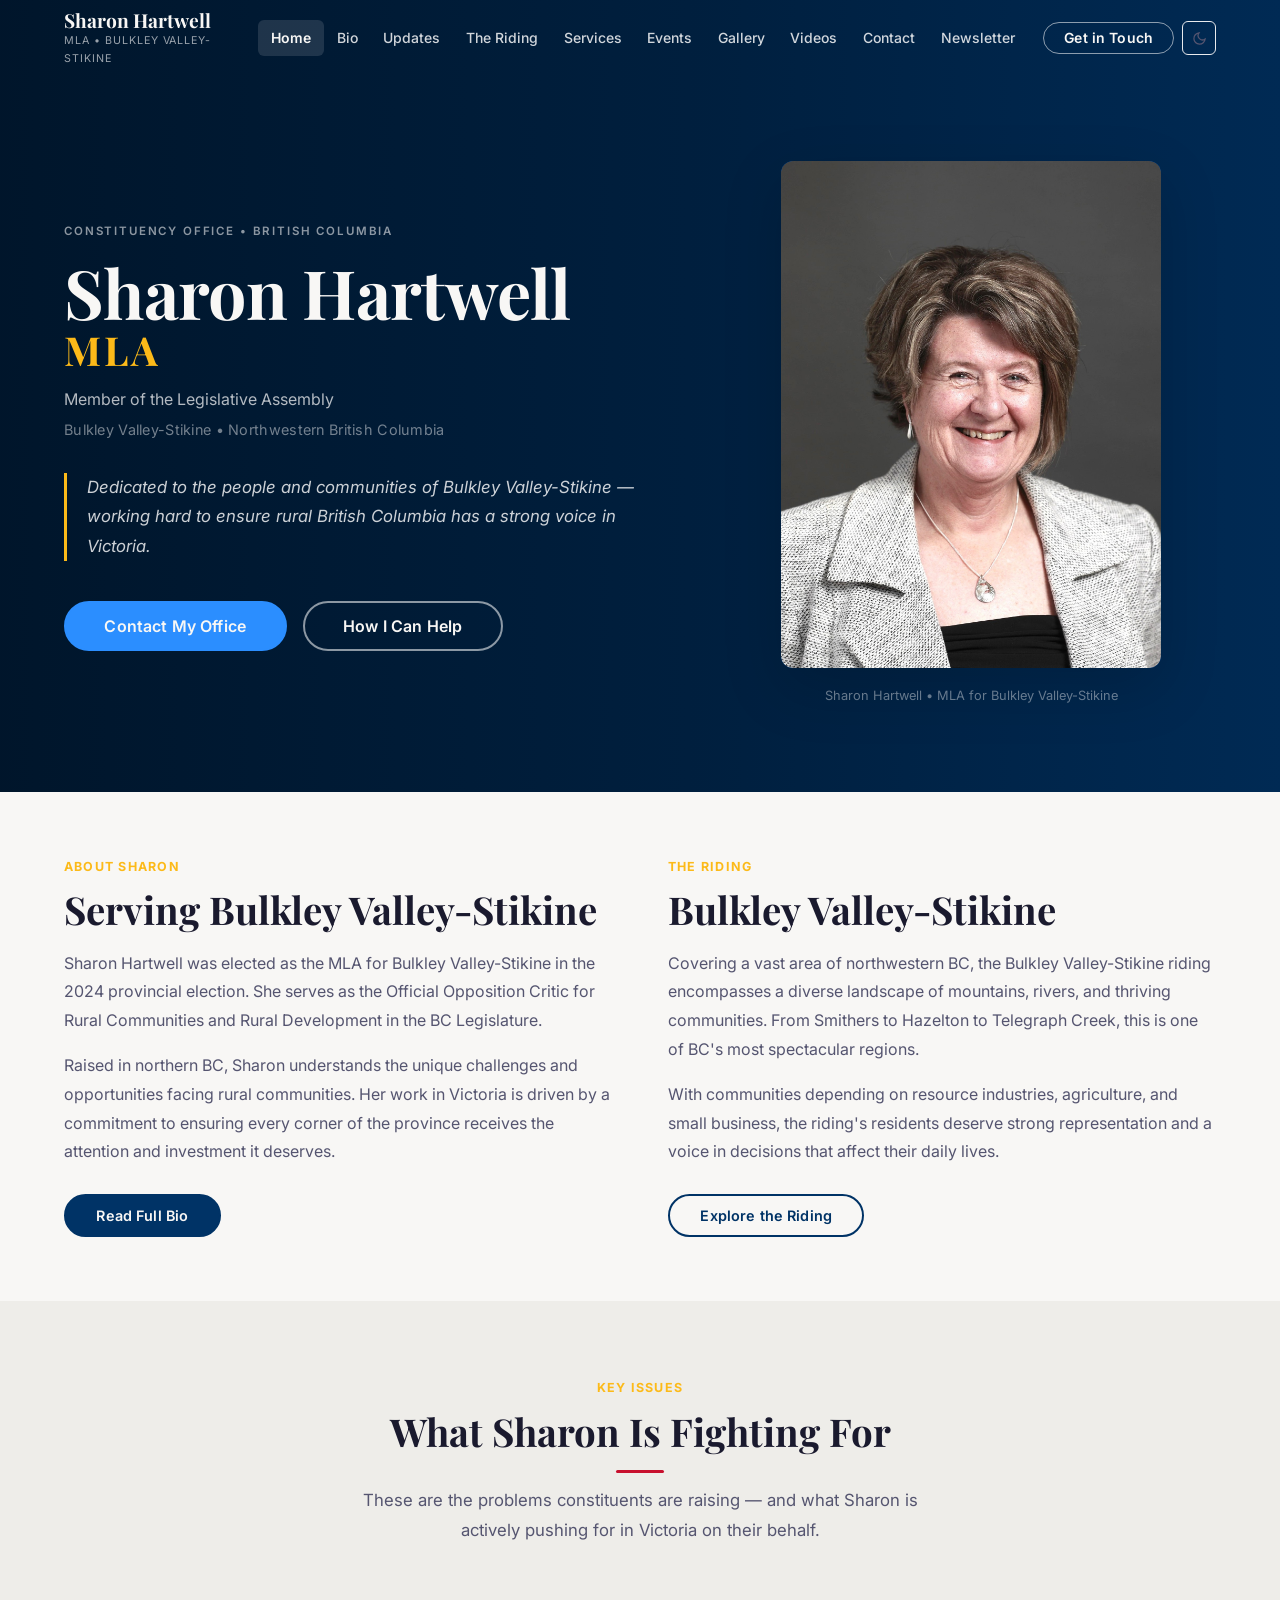
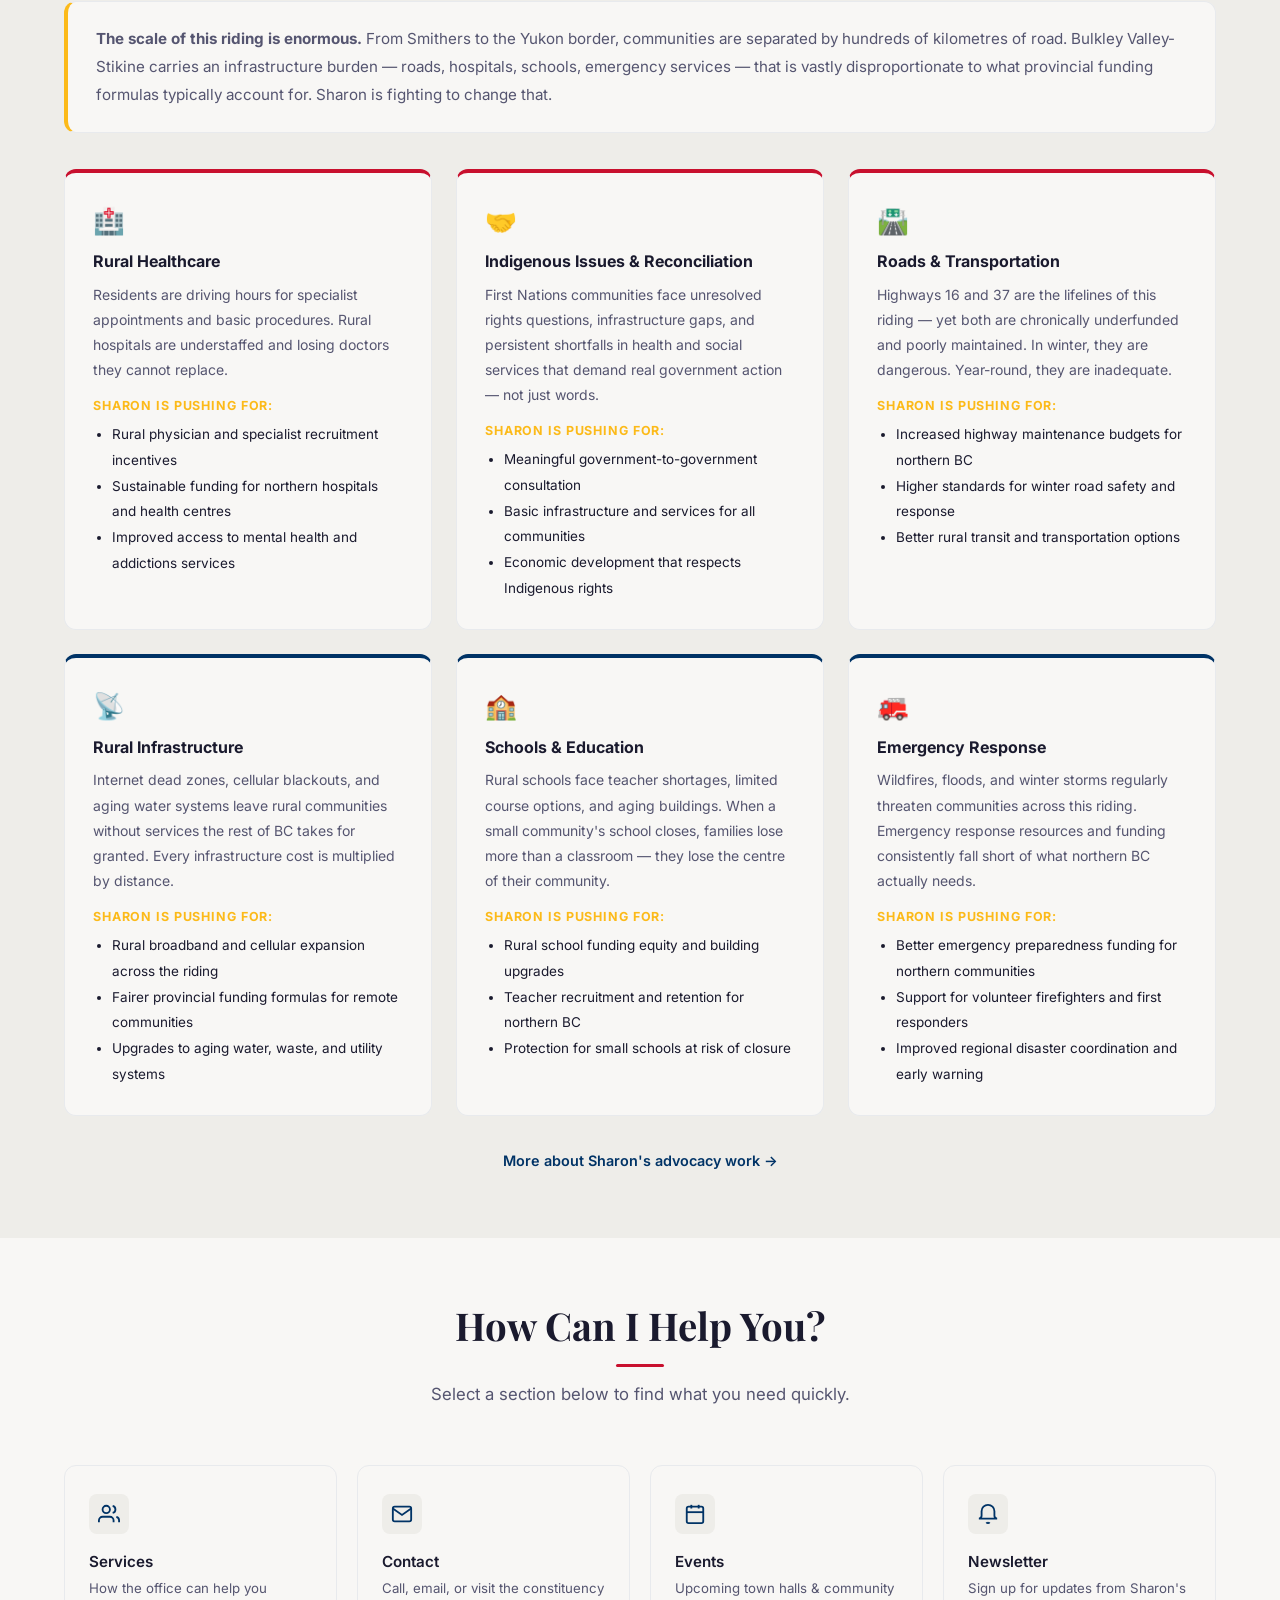
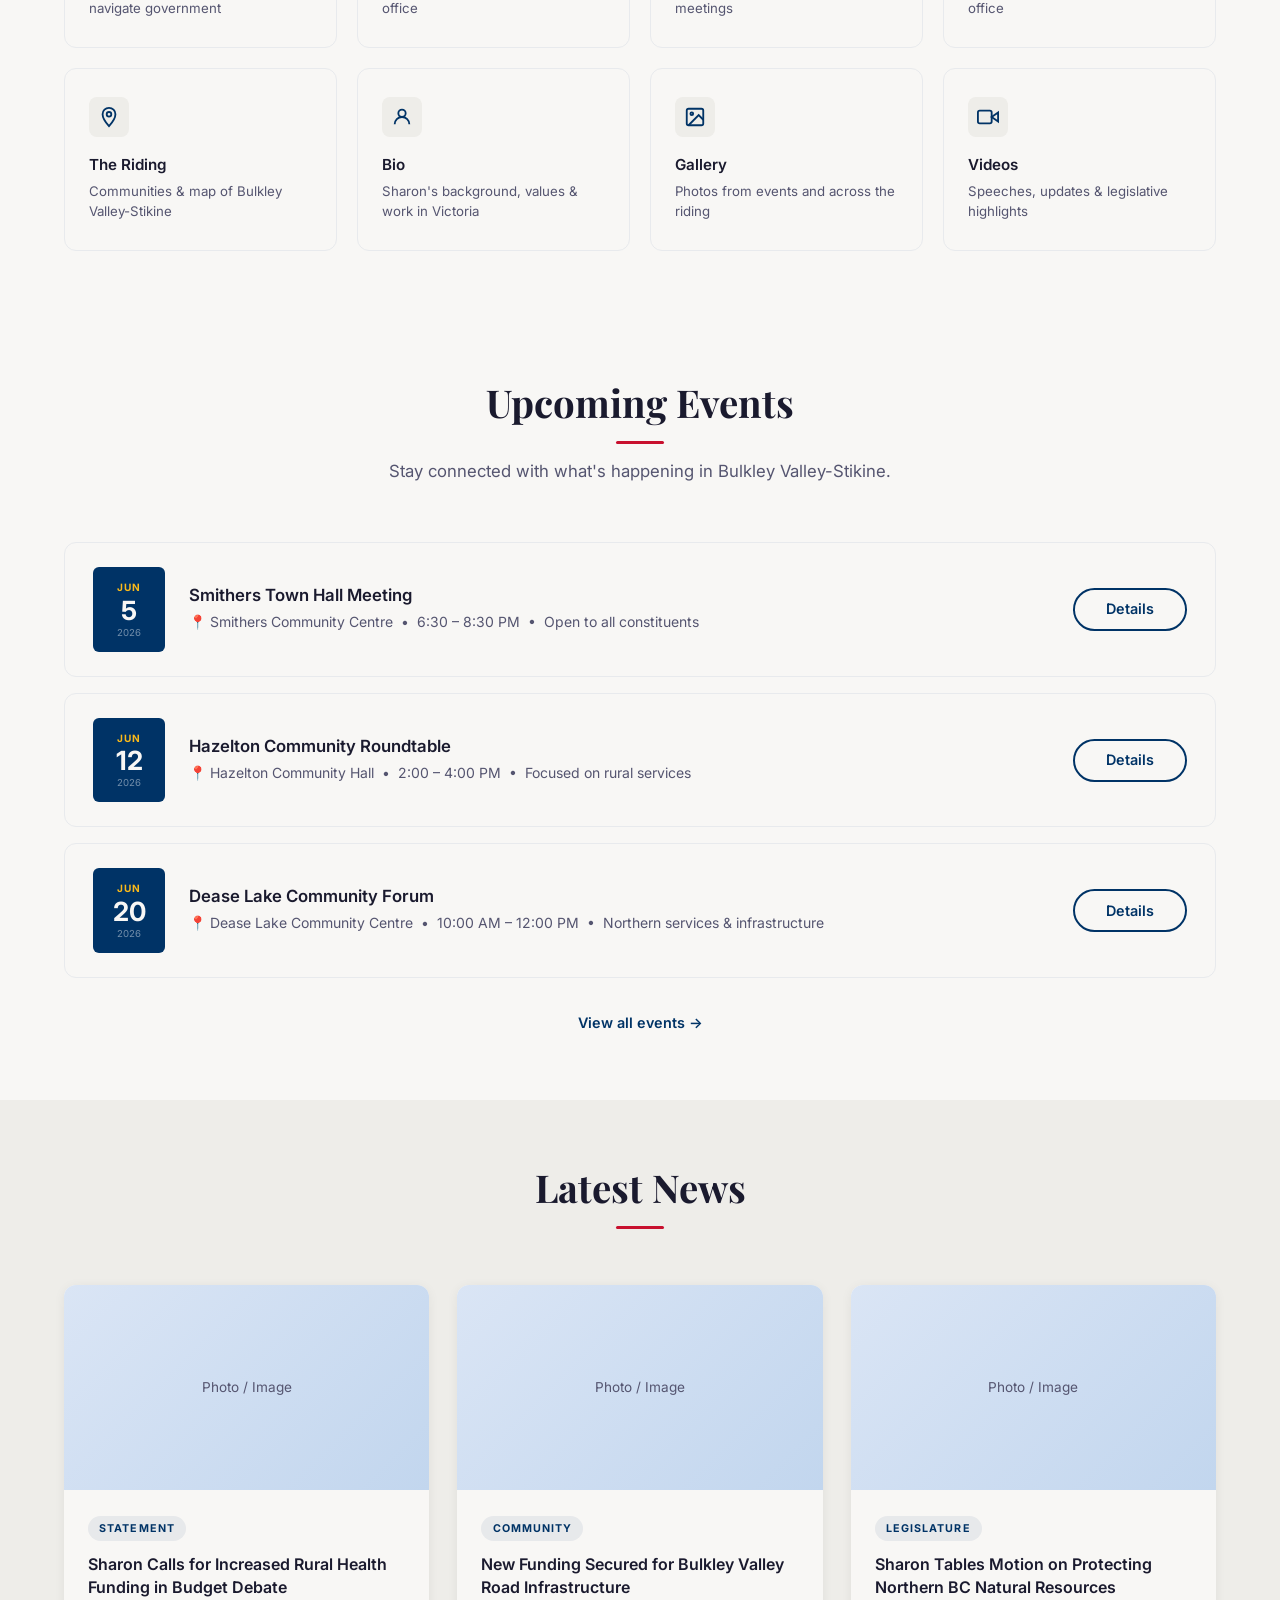
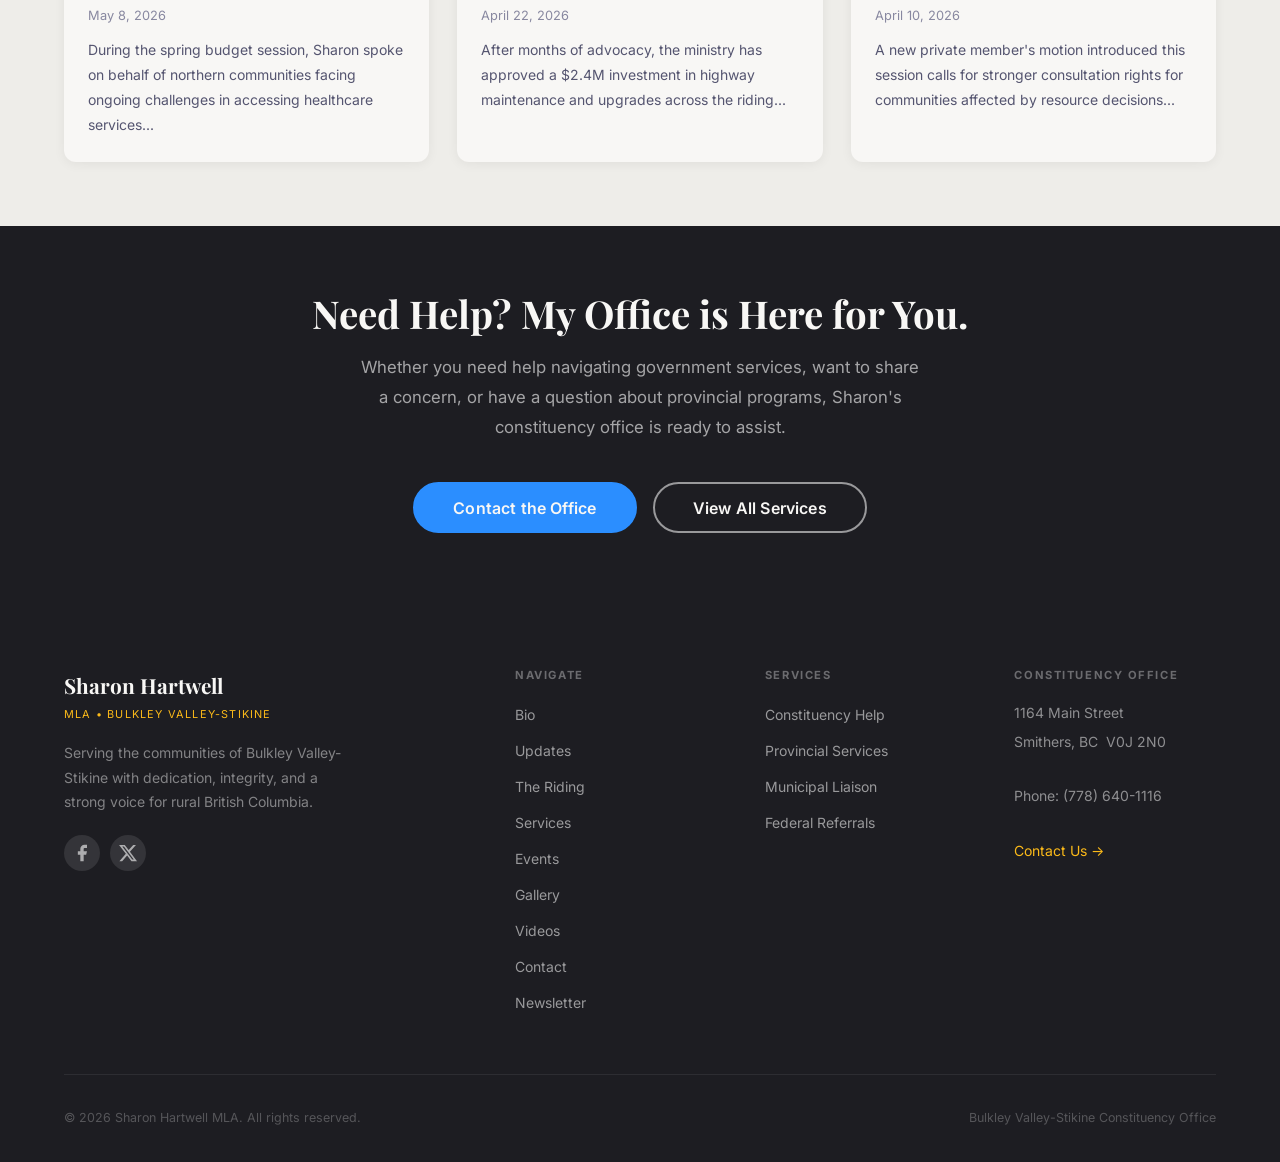
<file: index.html>
<!DOCTYPE html>
<html lang="en">
<head>
  <meta charset="UTF-8" />
  <meta name="viewport" content="width=device-width, initial-scale=1.0" />
  <title>Sharon Hartwell | MLA for Bulkley Valley-Stikine</title>
  <meta name="description" content="Sharon Hartwell is the MLA for Bulkley Valley-Stikine, serving the communities of Smithers, Burns Lake, Houston, Telkwa, and across the region." />
  <link rel="preconnect" href="https://fonts.googleapis.com" />
  <link rel="preconnect" href="https://fonts.gstatic.com" crossorigin />
  <link href="https://fonts.googleapis.com/css2?family=Inter:wght@400;500;600;700&family=Playfair+Display:wght@400;700&display=swap" rel="stylesheet" />
  <link rel="icon" type="image/svg+xml" href="images/favicon.svg" />
  <!-- Open Graph / social sharing -->
  <meta property="og:type"        content="website" />
  <meta property="og:title"       content="Sharon Hartwell | MLA for Bulkley Valley-Stikine" />
  <meta property="og:description" content="Constituency office for Sharon Hartwell, MLA for Bulkley Valley-Stikine, BC. Serving the communities of northwestern British Columbia." />
  <meta property="og:image"       content="images/og-image.jpg" />
  <meta name="twitter:card"       content="summary_large_image" />
  <link rel="stylesheet" href="css/styles.css" />
</head>
<body>

  <!-- Announcement Bar (optional – remove if not needed) -->
  <!-- <div class="announce-bar">
    Important: Constituency office hours have changed. <a href="contact.html">View new hours &rarr;</a>
    <button class="announce-close" aria-label="Dismiss" style="background:none;border:none;cursor:pointer;margin-left:1rem;font-size:1rem;">&times;</button>
  </div> -->

  <!-- ── Header ────────────────────────────────────────── -->
  <header class="site-header">
    <div class="nav-inner">
      <a href="index.html" class="nav-brand">
        <span class="nav-brand__name">Sharon Hartwell</span>
        <span class="nav-brand__title">MLA &bull; Bulkley Valley-Stikine</span>
      </a>
      <nav class="nav-links" role="navigation" aria-label="Main navigation">
        <a href="index.html" class="active">Home</a>
        <a href="bio.html">Bio</a>
        <a href="updates.html">Updates</a>
        <a href="riding.html">The Riding</a>
        <a href="services.html">Services</a>
        <a href="events.html">Events</a>
        <a href="gallery.html">Gallery</a>
        <a href="videos.html">Videos</a>
        <a href="contact.html">Contact</a>
        <a href="newsletter.html">Newsletter</a>
      </nav>
      <a href="contact.html" class="btn btn--primary nav-cta">Get in Touch</a>
      <button class="nav-toggle" aria-label="Toggle navigation" aria-expanded="false">
        <span></span><span></span><span></span>
      </button>
    </div>
  </header>
  <nav class="mobile-menu" role="navigation" aria-label="Mobile navigation">
    <a href="index.html">Home</a>
    <a href="bio.html">Bio</a>
    <a href="updates.html">Updates</a>
    <a href="riding.html">The Riding</a>
    <a href="services.html">Services</a>
    <a href="events.html">Events</a>
    <a href="gallery.html">Gallery</a>
    <a href="videos.html">Videos</a>
    <a href="contact.html">Contact</a>
    <a href="newsletter.html">Newsletter</a>
  </nav>

  <main>

    <!-- ── Hero ─────────────────────────────────────────── -->
    <section class="home-hero">
      <div class="container">
        <div class="hero-layout">
          <div class="hero-text">
            <div class="hero-eyebrow">
              Constituency Office &bull; British Columbia
            </div>
            <div class="hero-name">Sharon Hartwell</div>
            <div class="hero-mla">MLA</div>
            <div class="hero-title">Member of the Legislative Assembly</div>
            <div class="hero-riding">Bulkley Valley-Stikine &bull; Northwestern British Columbia</div>
            <p class="hero-quote">
              Dedicated to the people and communities of Bulkley Valley-Stikine &mdash; working hard to ensure rural British Columbia has a strong voice in Victoria.
            </p>
            <div class="hero-buttons">
              <a href="contact.html" class="btn btn--gold btn--lg">Contact My Office</a>
              <a href="services.html" class="btn btn--outline-white btn--lg">How I Can Help</a>
            </div>
          </div>
          <div class="hero-photo-wrap">
            <div class="hero-photo">
              <img src="images/Hartwell-Sharon.jpg" alt="Sharon Hartwell MLA" style="width:100%; height:100%; object-fit:cover; border-radius:inherit;" />
            </div>
            <p class="hero-photo-caption">Sharon Hartwell &bull; MLA for Bulkley Valley-Stikine</p>
          </div>
        </div>
      </div>
    </section>

    <!-- ── Riding Preview ───────────────────────────────── -->
    <section class="section">
      <div class="container">
        <div class="two-col-grid" style="align-items:center;">
          <div>
            <p style="font-size:0.78rem;font-weight:700;text-transform:uppercase;letter-spacing:0.1em;color:var(--bc-gold);margin-bottom:0.5rem;">About Sharon</p>
            <h2 style="margin-bottom:1rem;">Serving Bulkley Valley-Stikine</h2>
            <p style="margin-bottom:1rem;">Sharon Hartwell was elected as the MLA for Bulkley Valley-Stikine in the 2024 provincial election. She serves as the Official Opposition Critic for Rural Communities and Rural Development in the BC Legislature.</p>
            <p style="margin-bottom:1.75rem;">Raised in northern BC, Sharon understands the unique challenges and opportunities facing rural communities. Her work in Victoria is driven by a commitment to ensuring every corner of the province receives the attention and investment it deserves.</p>
            <a href="bio.html" class="btn btn--primary">Read Full Bio</a>
          </div>
          <div>
            <p style="font-size:0.78rem;font-weight:700;text-transform:uppercase;letter-spacing:0.1em;color:var(--bc-gold);margin-bottom:0.5rem;">The Riding</p>
            <h2 style="margin-bottom:1rem;">Bulkley Valley-Stikine</h2>
            <p style="margin-bottom:1rem;">Covering a vast area of northwestern BC, the Bulkley Valley-Stikine riding encompasses a diverse landscape of mountains, rivers, and thriving communities. From Smithers to Hazelton to Telegraph Creek, this is one of BC's most spectacular regions.</p>
            <p style="margin-bottom:1.75rem;">With communities depending on resource industries, agriculture, and small business, the riding's residents deserve strong representation and a voice in decisions that affect their daily lives.</p>
            <a href="riding.html" class="btn btn--outline">Explore the Riding</a>
          </div>
        </div>
      </div>
    </section>

    <!-- ── Key Issues ───────────────────────────────────── -->
    <section class="section section--light">
      <div class="container">
        <div class="section-header">
          <p style="font-size:0.78rem;font-weight:700;text-transform:uppercase;letter-spacing:0.1em;color:var(--bc-gold);margin-bottom:0.5rem;">Key Issues</p>
          <h2>What Sharon Is Fighting For</h2>
          <div class="divider"></div>
          <p>These are the problems constituents are raising — and what Sharon is actively pushing for in Victoria on their behalf.</p>
        </div>

        <!-- Riding scale context -->
        <div style="background:var(--card-bg); border:1px solid var(--border); border-left:4px solid var(--bc-gold); border-radius:var(--radius-lg); padding:1.4rem 1.75rem; margin-bottom:2.25rem;">
          <p style="font-size:0.95rem; line-height:1.85; margin:0;"><strong>The scale of this riding is enormous.</strong> From Smithers to the Yukon border, communities are separated by hundreds of kilometres of road. Bulkley Valley-Stikine carries an infrastructure burden — roads, hospitals, schools, emergency services — that is vastly disproportionate to what provincial funding formulas typically account for. Sharon is fighting to change that.</p>
        </div>

        <div class="key-issues-grid">

          <!-- 1. Rural Healthcare -->
          <div class="key-issue-card" style="border-top:4px solid var(--bc-red);">
            <div style="font-size:1.6rem; margin-bottom:0.65rem;">🏥</div>
            <h3>Rural Healthcare</h3>
            <p style="font-size:0.875rem; margin-bottom:0.85rem;">Residents are driving hours for specialist appointments and basic procedures. Rural hospitals are understaffed and losing doctors they cannot replace.</p>
            <span class="issue-push-label">Sharon is pushing for:</span>
            <ul>
              <li>Rural physician and specialist recruitment incentives</li>
              <li>Sustainable funding for northern hospitals and health centres</li>
              <li>Improved access to mental health and addictions services</li>
            </ul>
          </div>

          <!-- 2. Indigenous Issues -->
          <div class="key-issue-card" style="border-top:4px solid var(--bc-red);">
            <div style="font-size:1.6rem; margin-bottom:0.65rem;">🤝</div>
            <h3>Indigenous Issues &amp; Reconciliation</h3>
            <p style="font-size:0.875rem; margin-bottom:0.85rem;">First Nations communities face unresolved rights questions, infrastructure gaps, and persistent shortfalls in health and social services that demand real government action — not just words.</p>
            <span class="issue-push-label">Sharon is pushing for:</span>
            <ul>
              <li>Meaningful government-to-government consultation</li>
              <li>Basic infrastructure and services for all communities</li>
              <li>Economic development that respects Indigenous rights</li>
            </ul>
          </div>

          <!-- 3. Roads & Transportation -->
          <div class="key-issue-card" style="border-top:4px solid var(--bc-red);">
            <div style="font-size:1.6rem; margin-bottom:0.65rem;">🛣️</div>
            <h3>Roads &amp; Transportation</h3>
            <p style="font-size:0.875rem; margin-bottom:0.85rem;">Highways 16 and 37 are the lifelines of this riding — yet both are chronically underfunded and poorly maintained. In winter, they are dangerous. Year-round, they are inadequate.</p>
            <span class="issue-push-label">Sharon is pushing for:</span>
            <ul>
              <li>Increased highway maintenance budgets for northern BC</li>
              <li>Higher standards for winter road safety and response</li>
              <li>Better rural transit and transportation options</li>
            </ul>
          </div>

          <!-- 4. Rural Infrastructure -->
          <div class="key-issue-card" style="border-top:4px solid var(--navy);">
            <div style="font-size:1.6rem; margin-bottom:0.65rem;">📡</div>
            <h3>Rural Infrastructure</h3>
            <p style="font-size:0.875rem; margin-bottom:0.85rem;">Internet dead zones, cellular blackouts, and aging water systems leave rural communities without services the rest of BC takes for granted. Every infrastructure cost is multiplied by distance.</p>
            <span class="issue-push-label">Sharon is pushing for:</span>
            <ul>
              <li>Rural broadband and cellular expansion across the riding</li>
              <li>Fairer provincial funding formulas for remote communities</li>
              <li>Upgrades to aging water, waste, and utility systems</li>
            </ul>
          </div>

          <!-- 5. Schools & Education -->
          <div class="key-issue-card" style="border-top:4px solid var(--navy);">
            <div style="font-size:1.6rem; margin-bottom:0.65rem;">🏫</div>
            <h3>Schools &amp; Education</h3>
            <p style="font-size:0.875rem; margin-bottom:0.85rem;">Rural schools face teacher shortages, limited course options, and aging buildings. When a small community's school closes, families lose more than a classroom — they lose the centre of their community.</p>
            <span class="issue-push-label">Sharon is pushing for:</span>
            <ul>
              <li>Rural school funding equity and building upgrades</li>
              <li>Teacher recruitment and retention for northern BC</li>
              <li>Protection for small schools at risk of closure</li>
            </ul>
          </div>

          <!-- 6. Emergency Response -->
          <div class="key-issue-card" style="border-top:4px solid var(--navy);">
            <div style="font-size:1.6rem; margin-bottom:0.65rem;">🚒</div>
            <h3>Emergency Response</h3>
            <p style="font-size:0.875rem; margin-bottom:0.85rem;">Wildfires, floods, and winter storms regularly threaten communities across this riding. Emergency response resources and funding consistently fall short of what northern BC actually needs.</p>
            <span class="issue-push-label">Sharon is pushing for:</span>
            <ul>
              <li>Better emergency preparedness funding for northern communities</li>
              <li>Support for volunteer firefighters and first responders</li>
              <li>Improved regional disaster coordination and early warning</li>
            </ul>
          </div>

        </div>
        <div class="text-center">
          <a href="bio.html" class="view-all">More about Sharon's advocacy work &rarr;</a>
        </div>
      </div>
    </section>

    <!-- ── Quick Navigation ──────────────────────────────── -->
    <section class="section">
      <div class="container">
        <div class="section-header">
          <h2>How Can I Help You?</h2>
          <div class="divider"></div>
          <p>Select a section below to find what you need quickly.</p>
        </div>
        <div class="quick-nav-grid">

          <a href="services.html" class="qn-card">
            <div class="qn-icon">
              <svg width="22" height="22" viewBox="0 0 24 24" fill="none" stroke="currentColor" stroke-width="2"><path d="M17 21v-2a4 4 0 0 0-4-4H5a4 4 0 0 0-4 4v2"/><circle cx="9" cy="7" r="4"/><path d="M23 21v-2a4 4 0 0 0-3-3.87"/><path d="M16 3.13a4 4 0 0 1 0 7.75"/></svg>
            </div>
            <div class="qn-title">Services</div>
            <div class="qn-desc">How the office can help you navigate government</div>
          </a>

          <a href="contact.html" class="qn-card">
            <div class="qn-icon">
              <svg width="22" height="22" viewBox="0 0 24 24" fill="none" stroke="currentColor" stroke-width="2"><path d="M4 4h16c1.1 0 2 .9 2 2v12c0 1.1-.9 2-2 2H4c-1.1 0-2-.9-2-2V6c0-1.1.9-2 2-2z"/><polyline points="22,6 12,13 2,6"/></svg>
            </div>
            <div class="qn-title">Contact</div>
            <div class="qn-desc">Call, email, or visit the constituency office</div>
          </a>

          <a href="events.html" class="qn-card">
            <div class="qn-icon">
              <svg width="22" height="22" viewBox="0 0 24 24" fill="none" stroke="currentColor" stroke-width="2"><rect x="3" y="4" width="18" height="18" rx="2" ry="2"/><line x1="16" y1="2" x2="16" y2="6"/><line x1="8" y1="2" x2="8" y2="6"/><line x1="3" y1="10" x2="21" y2="10"/></svg>
            </div>
            <div class="qn-title">Events</div>
            <div class="qn-desc">Upcoming town halls &amp; community meetings</div>
          </a>

          <a href="newsletter.html" class="qn-card">
            <div class="qn-icon">
              <svg width="22" height="22" viewBox="0 0 24 24" fill="none" stroke="currentColor" stroke-width="2"><path d="M22 17H2a3 3 0 0 0 3-3V9a7 7 0 0 1 14 0v5a3 3 0 0 0 3 3zm-8.27 4a2 2 0 0 1-3.46 0"/></svg>
            </div>
            <div class="qn-title">Newsletter</div>
            <div class="qn-desc">Sign up for updates from Sharon's office</div>
          </a>

          <a href="riding.html" class="qn-card">
            <div class="qn-icon">
              <svg width="22" height="22" viewBox="0 0 24 24" fill="none" stroke="currentColor" stroke-width="2"><path d="M12 2C8.13 2 5 5.13 5 9c0 5.25 7 13 7 13s7-7.75 7-13c0-3.87-3.13-7-7-7z"/><circle cx="12" cy="9" r="2.5"/></svg>
            </div>
            <div class="qn-title">The Riding</div>
            <div class="qn-desc">Communities &amp; map of Bulkley Valley-Stikine</div>
          </a>

          <a href="bio.html" class="qn-card">
            <div class="qn-icon">
              <svg width="22" height="22" viewBox="0 0 24 24" fill="none" stroke="currentColor" stroke-width="2"><circle cx="12" cy="8" r="4"/><path d="M4 20c0-4.418 3.582-8 8-8s8 3.582 8 8"/></svg>
            </div>
            <div class="qn-title">Bio</div>
            <div class="qn-desc">Sharon's background, values &amp; work in Victoria</div>
          </a>

          <a href="gallery.html" class="qn-card">
            <div class="qn-icon">
              <svg width="22" height="22" viewBox="0 0 24 24" fill="none" stroke="currentColor" stroke-width="2"><rect x="3" y="3" width="18" height="18" rx="2" ry="2"/><circle cx="8.5" cy="8.5" r="1.5"/><polyline points="21 15 16 10 5 21"/></svg>
            </div>
            <div class="qn-title">Gallery</div>
            <div class="qn-desc">Photos from events and across the riding</div>
          </a>

          <a href="videos.html" class="qn-card">
            <div class="qn-icon">
              <svg width="22" height="22" viewBox="0 0 24 24" fill="none" stroke="currentColor" stroke-width="2"><polygon points="23 7 16 12 23 17 23 7"/><rect x="1" y="5" width="15" height="14" rx="2" ry="2"/></svg>
            </div>
            <div class="qn-title">Videos</div>
            <div class="qn-desc">Speeches, updates &amp; legislative highlights</div>
          </a>

        </div>
      </div>
    </section>

    <!-- ── Upcoming Events ───────────────────────────────── -->
    <section class="section">
      <div class="container">
        <div class="section-header">
          <h2>Upcoming Events</h2>
          <div class="divider"></div>
          <p>Stay connected with what's happening in Bulkley Valley-Stikine.</p>
        </div>

        <div class="events-list">

          <div class="event-item">
            <div class="event-date">
              <div class="event-date__month">Jun</div>
              <div class="event-date__day">5</div>
              <div class="event-date__year">2026</div>
            </div>
            <div class="event-info">
              <h3>Smithers Town Hall Meeting</h3>
              <p>&#128205; Smithers Community Centre &nbsp;&bull;&nbsp; 6:30 – 8:30 PM &nbsp;&bull;&nbsp; Open to all constituents</p>
            </div>
            <a href="events.html" class="btn btn--outline">Details</a>
          </div>

          <div class="event-item">
            <div class="event-date">
              <div class="event-date__month">Jun</div>
              <div class="event-date__day">12</div>
              <div class="event-date__year">2026</div>
            </div>
            <div class="event-info">
              <h3>Hazelton Community Roundtable</h3>
              <p>&#128205; Hazelton Community Hall &nbsp;&bull;&nbsp; 2:00 – 4:00 PM &nbsp;&bull;&nbsp; Focused on rural services</p>
            </div>
            <a href="events.html" class="btn btn--outline">Details</a>
          </div>

          <div class="event-item">
            <div class="event-date">
              <div class="event-date__month">Jun</div>
              <div class="event-date__day">20</div>
              <div class="event-date__year">2026</div>
            </div>
            <div class="event-info">
              <h3>Dease Lake Community Forum</h3>
              <p>&#128205; Dease Lake Community Centre &nbsp;&bull;&nbsp; 10:00 AM – 12:00 PM &nbsp;&bull;&nbsp; Northern services &amp; infrastructure</p>
            </div>
            <a href="events.html" class="btn btn--outline">Details</a>
          </div>

        </div>

        <div class="text-center mt-2">
          <a href="events.html" class="view-all">View all events &#8594;</a>
        </div>
      </div>
    </section>

    <!-- ── News ──────────────────────────────────────────── -->
    <section class="section section--light">
      <div class="container">
        <div class="section-header">
          <h2>Latest News</h2>
          <div class="divider"></div>
        </div>
        <div class="news-grid">

          <div class="news-card">
            <div class="news-card__img">Photo / Image</div>
            <div class="news-card__body">
              <span class="news-card__tag">Statement</span>
              <div class="news-card__title">Sharon Calls for Increased Rural Health Funding in Budget Debate</div>
              <div class="news-card__meta">May 8, 2026</div>
              <p>During the spring budget session, Sharon spoke on behalf of northern communities facing ongoing challenges in accessing healthcare services...</p>
            </div>
          </div>

          <div class="news-card">
            <div class="news-card__img">Photo / Image</div>
            <div class="news-card__body">
              <span class="news-card__tag">Community</span>
              <div class="news-card__title">New Funding Secured for Bulkley Valley Road Infrastructure</div>
              <div class="news-card__meta">April 22, 2026</div>
              <p>After months of advocacy, the ministry has approved a $2.4M investment in highway maintenance and upgrades across the riding...</p>
            </div>
          </div>

          <div class="news-card">
            <div class="news-card__img">Photo / Image</div>
            <div class="news-card__body">
              <span class="news-card__tag">Legislature</span>
              <div class="news-card__title">Sharon Tables Motion on Protecting Northern BC Natural Resources</div>
              <div class="news-card__meta">April 10, 2026</div>
              <p>A new private member's motion introduced this session calls for stronger consultation rights for communities affected by resource decisions...</p>
            </div>
          </div>

        </div>
      </div>
    </section>

    <!-- ── CTA ────────────────────────────────────────────── -->
    <section class="cta-section">
      <div class="container">
        <h2>Need Help? My Office is Here for You.</h2>
        <p>Whether you need help navigating government services, want to share a concern, or have a question about provincial programs, Sharon's constituency office is ready to assist.</p>
        <div class="cta-buttons">
          <a href="contact.html" class="btn btn--gold btn--lg">Contact the Office</a>
          <a href="services.html" class="btn btn--outline-white btn--lg">View All Services</a>
        </div>
      </div>
    </section>

  </main>

  <!-- ── Footer ────────────────────────────────────────── -->
  <footer class="site-footer">
    <div class="container">
      <div class="footer-grid">
        <div class="footer-brand">
          <div class="footer-brand__name">Sharon Hartwell</div>
          <div class="footer-brand__title">MLA &bull; Bulkley Valley-Stikine</div>
          <p>Serving the communities of Bulkley Valley-Stikine with dedication, integrity, and a strong voice for rural British Columbia.</p>
          <div class="social-icons">
            <a href="https://www.facebook.com/p/Sharon-Hartwell-MLA-Bulkley-Valley-Stikine-61552851267530/" target="_blank" rel="noopener noreferrer" aria-label="Facebook">
              <svg width="20" height="20" viewBox="0 0 24 24" fill="currentColor"><path d="M18 2h-3a5 5 0 0 0-5 5v3H7v4h3v8h4v-8h3l1-4h-4V7a1 1 0 0 1 1-1h3z"/></svg>
            </a>
            <a href="https://x.com/SharonMLA" target="_blank" rel="noopener noreferrer" aria-label="X (Twitter)">
              <svg width="20" height="20" viewBox="0 0 24 24" fill="currentColor"><path d="M18.244 2.25h3.308l-7.227 8.26 8.502 11.24H16.17l-5.214-6.817L4.99 21.75H1.68l7.73-8.835L1.254 2.25H8.08l4.713 6.231zm-1.161 17.52h1.833L7.084 4.126H5.117z"/></svg>
            </a>
          </div>
        </div>
        <div class="footer-col">
          <h4>Navigate</h4>
          <ul>
            <li><a href="bio.html">Bio</a></li>
            <li><a href="updates.html">Updates</a></li>
            <li><a href="riding.html">The Riding</a></li>
            <li><a href="services.html">Services</a></li>
            <li><a href="events.html">Events</a></li>
            <li><a href="gallery.html">Gallery</a></li>
            <li><a href="videos.html">Videos</a></li>
            <li><a href="contact.html">Contact</a></li>
            <li><a href="newsletter.html">Newsletter</a></li>
          </ul>
        </div>
        <div class="footer-col">
          <h4>Services</h4>
          <ul>
            <li><a href="services.html">Constituency Help</a></li>
            <li><a href="services.html">Provincial Services</a></li>
            <li><a href="services.html">Municipal Liaison</a></li>
            <li><a href="services.html">Federal Referrals</a></li>
          </ul>
        </div>
        <div class="footer-col">
          <h4>Constituency Office</h4>
          <p>1164 Main Street</p>
          <p>Smithers, BC &nbsp;V0J 2N0</p>
          <br />
          <p>Phone: (778) 640-1116</p>
          <br />
          <p><a href="contact.html" class="footer-gold-link">Contact Us &rarr;</a></p>
        </div>
      </div>
      <div class="footer-bottom">
        <p>&copy; 2026 Sharon Hartwell MLA. All rights reserved.</p>
        <p>Bulkley Valley-Stikine Constituency Office</p>
      </div>
    </div>
  </footer>

  <script src="js/main.js"></script>
</body>
</html>
</file>
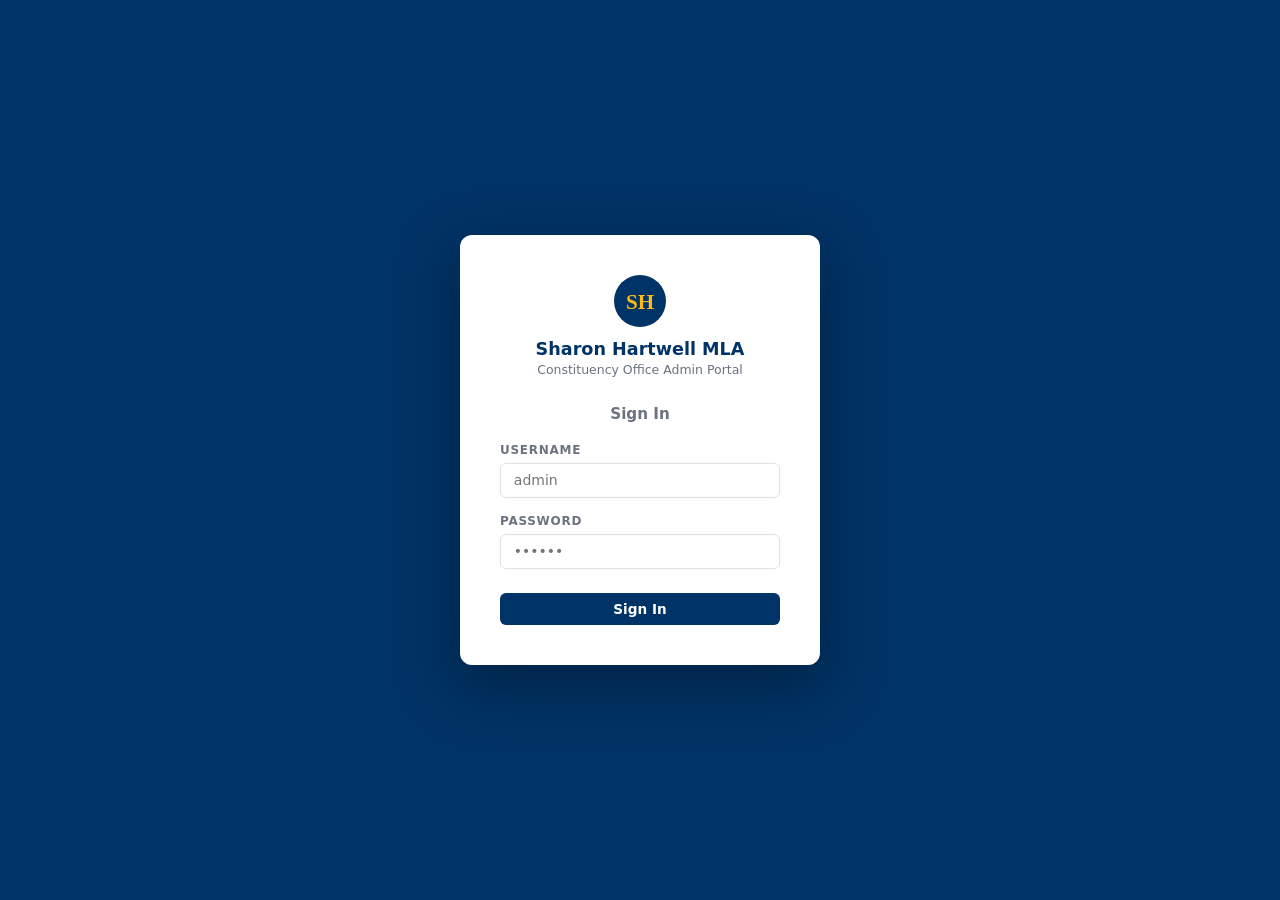
<file: admin/index.html>
<!DOCTYPE html>
<html lang="en">
<head>
  <meta charset="UTF-8" />
  <meta name="viewport" content="width=device-width, initial-scale=1.0" />
  <title>Admin Portal | Sharon Hartwell MLA</title>
  <style>
    *, *::before, *::after { box-sizing: border-box; margin: 0; padding: 0; }
    :root {
      --navy: #003366; --gold: #FCBA19; --bg: #f4f4f8; --white: #fff;
      --border: #dde1e7; --text: #1a1a2e; --muted: #6b7280;
      --radius: 8px;
    }
    body { font-family: system-ui, -apple-system, 'Inter', sans-serif; background: var(--bg); color: var(--text); min-height: 100vh; }

    /* ── Login / Setup screens ── */
    #screen-login { min-height:100vh; display:flex; align-items:center; justify-content:center; background:var(--navy); }
    #screen-setup  { min-height:100vh; display:none; align-items:center; justify-content:center; background:var(--bg); }
    .login-box { background:var(--white); border-radius:12px; padding:2.5rem; width:100%; max-width:360px; box-shadow:0 20px 60px rgba(0,0,0,0.35); }
    .setup-box { background:var(--white); border-radius:12px; padding:2.5rem; width:100%; max-width:500px; box-shadow:0 4px 24px rgba(0,0,0,0.1); }
    .login-logo { text-align:center; margin-bottom:1.75rem; }
    .login-logo svg { display:block; margin:0 auto 0.75rem; }
    .login-logo .name { font-size:1.1rem; font-weight:700; color:var(--navy); }
    .login-logo .sub  { font-size:0.78rem; color:var(--muted); margin-top:0.2rem; }
    .login-heading { font-size:0.95rem; font-weight:600; color:var(--muted); text-align:center; margin-bottom:1.25rem; }
    .setup-box h2 { font-size:1.25rem; margin-bottom:0.5rem; }
    .setup-box > p { color:var(--muted); font-size:0.875rem; line-height:1.65; margin-bottom:1.5rem; }

    /* ── Admin layout ── */
    #screen-admin { display:none; min-height:100vh; }
    .admin-wrap { display:flex; min-height:100vh; }
    .sidebar { width:220px; background:var(--navy); color:#fff; flex-shrink:0; display:flex; flex-direction:column; position:fixed; top:0; left:0; bottom:0; overflow-y:auto; }
    .sb-brand { padding:1.25rem 1.5rem; border-bottom:1px solid rgba(255,255,255,0.1); }
    .sb-brand .name  { font-size:0.9rem; font-weight:700; line-height:1.3; }
    .sb-brand .sub   { font-size:0.7rem; color:rgba(255,255,255,0.55); margin-top:0.2rem; }
    .sb-brand .badge { display:inline-block; background:var(--gold); color:var(--navy); font-size:0.62rem; font-weight:800; padding:0.15rem 0.5rem; border-radius:4px; margin-top:0.5rem; text-transform:uppercase; letter-spacing:0.06em; }
    .sb-nav { flex:1; padding:0.75rem 0; }
    .sb-btn { display:flex; align-items:center; gap:0.6rem; width:100%; padding:0.7rem 1.5rem; background:none; border:none; border-right:3px solid transparent; color:rgba(255,255,255,0.65); font-size:0.85rem; cursor:pointer; text-align:left; transition:all 0.15s; }
    .sb-btn:hover  { background:rgba(255,255,255,0.08); color:#fff; }
    .sb-btn.active { background:rgba(255,255,255,0.12); color:#fff; border-right-color:var(--gold); }
    .sb-footer { padding:1rem 1.5rem; border-top:1px solid rgba(255,255,255,0.1); }
    .sb-footer button { width:100%; background:none; border:1px solid rgba(255,255,255,0.25); color:rgba(255,255,255,0.65); font-size:0.8rem; padding:0.45rem 0; border-radius:6px; cursor:pointer; }
    .sb-footer button:hover { border-color:rgba(255,255,255,0.5); color:#fff; }
    .admin-main { flex:1; margin-left:220px; padding:2rem 2.25rem; }
    .tab-pane { display:none; }
    .tab-pane.active { display:block; }

    /* ── Common components ── */
    .page-hd { margin-bottom:2rem; }
    .page-hd h1 { font-size:1.4rem; font-weight:700; }
    .page-hd p  { color:var(--muted); font-size:0.875rem; margin-top:0.25rem; }
    .card { background:var(--white); border:1px solid var(--border); border-radius:var(--radius); padding:1.5rem; margin-bottom:1.5rem; }
    .card-hd { display:flex; align-items:center; justify-content:space-between; margin-bottom:1.25rem; padding-bottom:0.75rem; border-bottom:1px solid var(--border); }
    .card-hd h3 { font-size:0.95rem; font-weight:600; }
    .fg { margin-bottom:1rem; }
    .fg label { display:block; font-size:0.75rem; font-weight:700; text-transform:uppercase; letter-spacing:0.06em; color:var(--muted); margin-bottom:0.35rem; }
    .fg input, .fg textarea, .fg select { width:100%; padding:0.55rem 0.8rem; border:1px solid var(--border); border-radius:6px; font-size:0.875rem; font-family:inherit; color:var(--text); transition:border-color 0.15s; background:var(--white); }
    .fg input:focus, .fg textarea:focus, .fg select:focus { outline:none; border-color:var(--navy); box-shadow:0 0 0 3px rgba(0,51,102,0.08); }
    .fg textarea { min-height:90px; resize:vertical; }
    .row2 { display:grid; grid-template-columns:1fr 1fr; gap:1rem; }
    .btn { display:inline-flex; align-items:center; gap:0.4rem; padding:0.5rem 1.1rem; border-radius:6px; font-size:0.85rem; font-weight:600; cursor:pointer; border:none; transition:all 0.15s; font-family:inherit; }
    .btn-primary { background:var(--navy); color:#fff; }
    .btn-primary:hover { background:#002244; }
    .btn-gold { background:var(--gold); color:var(--navy); }
    .btn-outline { background:none; border:1px solid var(--border); color:var(--text); }
    .btn-outline:hover { border-color:#999; }
    .btn-danger { background:#ef4444; color:#fff; }
    .btn-danger:hover { background:#dc2626; }
    .btn-sm { padding:0.3rem 0.7rem; font-size:0.78rem; }
    .toast { padding:0.7rem 1rem; border-radius:6px; font-size:0.85rem; margin-bottom:1.25rem; display:none; }
    .toast.success { background:#d1fae5; color:#065f46; border:1px solid #a7f3d0; }
    .toast.error   { background:#fee2e2; color:#991b1b; border:1px solid #fca5a5; }
    .toast.info    { background:#dbeafe; color:#1e40af; border:1px solid #93c5fd; }
    .empty { padding:1.5rem; text-align:center; color:var(--muted); font-size:0.875rem; }

    /* ── Rows ── */
    .ev-row, .upd-row, .gal-row, .nl-row { display:flex; align-items:center; gap:0.9rem; padding:0.8rem 0; border-bottom:1px solid var(--border); }
    .ev-row:last-child, .upd-row:last-child, .gal-row:last-child, .nl-row:last-child { border-bottom:none; }
    .ev-badge { background:var(--navy); color:#fff; border-radius:6px; padding:0.35rem 0.6rem; text-align:center; font-size:0.68rem; font-weight:700; min-width:48px; flex-shrink:0; line-height:1.5; }
    .ev-badge.past { background:#9ca3af; }
    .ev-body, .upd-body, .gal-body, .nl-body { flex:1; min-width:0; }
    .ev-body strong, .upd-body strong, .gal-body strong, .nl-body strong { font-size:0.88rem; display:block; }
    .ev-body small, .upd-body small, .gal-body small, .nl-body small { color:var(--muted); font-size:0.76rem; }
    .ev-actions { display:flex; gap:0.4rem; flex-shrink:0; }
    .cat-pill { font-size:0.68rem; font-weight:700; padding:0.2rem 0.5rem; border-radius:4px; text-transform:uppercase; letter-spacing:0.05em; flex-shrink:0; }
    .cat-info { background:#dbeafe; color:#1e40af; }
    .cat-legislature { background:#ede9fe; color:#5b21b6; }
    .cat-advocacy { background:#fef3c7; color:#92400e; }
    .gal-thumb { width:48px; height:48px; border-radius:6px; background:#e5e7eb; flex-shrink:0; overflow:hidden; }
    .gal-thumb img { width:100%; height:100%; object-fit:cover; }

    /* ── Drop zone ── */
    .drop-zone { border:2px dashed var(--border); border-radius:var(--radius); padding:2.5rem 1.5rem; text-align:center; cursor:pointer; transition:all 0.2s; margin-bottom:1.25rem; }
    .drop-zone:hover, .drop-zone.over { border-color:var(--navy); background:#f0f4ff; }
    .drop-zone svg { display:block; margin:0 auto 0.75rem; opacity:0.4; }
    .drop-zone p { font-size:0.875rem; color:var(--muted); }
    .drop-zone small { font-size:0.78rem; color:#9ca3af; }

    /* ── Newsletter editor ── */
    .editor-toolbar { display:flex; gap:0.25rem; padding:0.4rem 0.5rem; background:#f9fafb; border:1px solid var(--border); border-radius:6px 6px 0 0; }
    .editor-toolbar button { padding:0.25rem 0.6rem; border:1px solid transparent; border-radius:4px; background:none; cursor:pointer; font-size:0.875rem; font-family:inherit; color:var(--text); }
    .editor-toolbar button:hover { background:var(--border); }
    .nl-editor { min-height:220px; border:1px solid var(--border); border-top:none; border-radius:0 0 6px 6px; padding:0.85rem 1rem; font-size:0.9rem; line-height:1.8; outline:none; }
    .nl-editor:focus { border-color:var(--navy); }
    .nl-editor h3 { font-size:1rem; margin:0.75rem 0 0.35rem; }
    .nl-editor ul { padding-left:1.25rem; }
    .nl-editor p + p { margin-top:0.5rem; }

    /* ── Info box ── */
    .infobox { background:#fffbeb; border:1px solid #fde68a; border-radius:var(--radius); padding:1rem 1.25rem; font-size:0.84rem; line-height:1.7; margin-bottom:1.5rem; }
    .infobox strong { color:#92400e; }
    ol.steps { padding-left:1.25rem; margin-top:0.5rem; }
    ol.steps li { margin-bottom:0.35rem; }
    code { background:#f3f4f6; padding:0.1rem 0.35rem; border-radius:3px; font-size:0.82em; font-family:monospace; }
  </style>
</head>
<body>

<!-- ══ LOGIN ══════════════════════════════════════════════════ -->
<div id="screen-login">
  <div class="login-box">
    <div class="login-logo">
      <svg width="52" height="52" viewBox="0 0 64 64"><circle cx="32" cy="32" r="32" fill="#003366"/><text x="32" y="42" font-family="Georgia,serif" font-size="26" font-weight="700" fill="#FCBA19" text-anchor="middle">SH</text></svg>
      <div class="name">Sharon Hartwell MLA</div>
      <div class="sub">Constituency Office Admin Portal</div>
    </div>
    <div class="login-heading">Sign In</div>
    <div id="login-err" class="toast error"></div>
    <div class="fg"><label>Username</label><input id="l-user" type="text" autocomplete="username" placeholder="admin" /></div>
    <div class="fg"><label>Password</label><input id="l-pass" type="password" autocomplete="current-password" placeholder="••••••" /></div>
    <button class="btn btn-primary" style="width:100%;justify-content:center;margin-top:0.5rem;" onclick="doLogin()">Sign In</button>
  </div>
</div>

<!-- ══ SETUP ═══════════════════════════════════════════════════ -->
<div id="screen-setup">
  <div class="setup-box">
    <h2>Connect to GitHub</h2>
    <p>This portal saves changes directly to GitHub so Vercel redeploys automatically. You need a GitHub Personal Access Token with <strong>Contents: Read &amp; write</strong> permission on the <code>LilCheetoz/SharonHartwellwebsite</code> repo.</p>
    <div class="infobox">
      <strong>How to create a token:</strong>
      <ol class="steps">
        <li>Go to <strong>github.com → Settings → Developer settings → Personal access tokens → Fine-grained tokens</strong></li>
        <li>Click <strong>Generate new token</strong></li>
        <li>Under Repository access choose <strong>Only select repositories</strong> → pick <code>SharonHartwellwebsite</code></li>
        <li>Under Permissions set <strong>Contents → Read and write</strong></li>
        <li>Generate and paste the token below</li>
      </ol>
    </div>
    <div id="setup-err"  class="toast error"></div>
    <div id="setup-info" class="toast info"></div>
    <div class="fg"><label>GitHub Personal Access Token</label><input id="s-token" type="password" placeholder="github_pat_..." /></div>
    <div style="display:flex;gap:0.75rem;margin-top:0.5rem;">
      <button class="btn btn-primary" onclick="doSetup()">Connect &amp; Continue</button>
      <button class="btn btn-outline" onclick="doLogout()">Back</button>
    </div>
  </div>
</div>

<!-- ══ ADMIN ═══════════════════════════════════════════════════ -->
<div id="screen-admin">
  <div class="admin-wrap">

    <aside class="sidebar">
      <div class="sb-brand">
        <div class="name">Sharon Hartwell MLA</div>
        <div class="sub">Bulkley Valley-Stikine</div>
        <div class="badge">Admin Portal</div>
      </div>
      <nav class="sb-nav">
        <button class="sb-btn active" id="nb-events" onclick="showTab('events')">
          <svg width="15" height="15" viewBox="0 0 24 24" fill="none" stroke="currentColor" stroke-width="2"><rect x="3" y="4" width="18" height="18" rx="2"/><line x1="16" y1="2" x2="16" y2="6"/><line x1="8" y1="2" x2="8" y2="6"/><line x1="3" y1="10" x2="21" y2="10"/></svg>
          Events
        </button>
        <button class="sb-btn" id="nb-updates" onclick="showTab('updates')">
          <svg width="15" height="15" viewBox="0 0 24 24" fill="none" stroke="currentColor" stroke-width="2"><path d="M14 2H6a2 2 0 0 0-2 2v16a2 2 0 0 0 2 2h12a2 2 0 0 0 2-2V8z"/><polyline points="14 2 14 8 20 8"/></svg>
          Updates
        </button>
        <button class="sb-btn" id="nb-newsletter" onclick="showTab('newsletter')">
          <svg width="15" height="15" viewBox="0 0 24 24" fill="none" stroke="currentColor" stroke-width="2"><path d="M4 4h16c1.1 0 2 .9 2 2v12c0 1.1-.9 2-2 2H4c-1.1 0-2-.9-2-2V6c0-1.1.9-2 2-2z"/><polyline points="22,6 12,13 2,6"/></svg>
          Newsletter
        </button>
        <button class="sb-btn" id="nb-gallery" onclick="showTab('gallery')">
          <svg width="15" height="15" viewBox="0 0 24 24" fill="none" stroke="currentColor" stroke-width="2"><rect x="3" y="3" width="18" height="18" rx="2"/><circle cx="8.5" cy="8.5" r="1.5"/><polyline points="21 15 16 10 5 21"/></svg>
          Gallery
        </button>
        <button class="sb-btn" id="nb-settings" onclick="showTab('settings')">
          <svg width="15" height="15" viewBox="0 0 24 24" fill="none" stroke="currentColor" stroke-width="2"><circle cx="12" cy="12" r="3"/><path d="M19.4 15a1.65 1.65 0 0 0 .33 1.82l.06.06a2 2 0 0 1-2.83 2.83l-.06-.06a1.65 1.65 0 0 0-1.82-.33 1.65 1.65 0 0 0-1 1.51V21a2 2 0 0 1-4 0v-.09A1.65 1.65 0 0 0 9 19.4a1.65 1.65 0 0 0-1.82.33l-.06.06a2 2 0 0 1-2.83-2.83l.06-.06A1.65 1.65 0 0 0 4.68 15a1.65 1.65 0 0 0-1.51-1H3a2 2 0 0 1 0-4h.09A1.65 1.65 0 0 0 4.6 9a1.65 1.65 0 0 0-.33-1.82l-.06-.06a2 2 0 0 1 2.83-2.83l.06.06A1.65 1.65 0 0 0 9 4.68a1.65 1.65 0 0 0 1-1.51V3a2 2 0 0 1 4 0v.09a1.65 1.65 0 0 0 1 1.51 1.65 1.65 0 0 0 1.82-.33l.06-.06a2 2 0 0 1 2.83 2.83l-.06.06A1.65 1.65 0 0 0 19.4 9a1.65 1.65 0 0 0 1.51 1H21a2 2 0 0 1 0 4h-.09a1.65 1.65 0 0 0-1.51 1z"/></svg>
          Settings
        </button>
      </nav>
      <div class="sb-footer"><button onclick="doLogout()">Sign Out</button></div>
    </aside>

    <main class="admin-main">
      <div id="global-toast" class="toast"></div>

      <!-- ── Events ─────────────────────────────────────────── -->
      <div id="tab-events" class="tab-pane active">
        <div class="page-hd"><h1>Events</h1><p>Add or move events. Click "Save to Site" to publish.</p></div>
        <div class="card">
          <div class="card-hd"><h3>Add New Event</h3></div>
          <div class="row2">
            <div class="fg"><label>Title *</label><input id="e-title" placeholder="e.g. Smithers Town Hall" /></div>
            <div class="fg"><label>Status</label><select id="e-status"><option value="upcoming">Upcoming</option><option value="past">Past</option></select></div>
          </div>
          <div class="row2">
            <div class="fg"><label>Date *</label><input id="e-date" type="date" /></div>
            <div class="fg"><label>Time</label><input id="e-time" placeholder="e.g. 6:30 – 8:30 PM" /></div>
          </div>
          <div class="row2">
            <div class="fg"><label>Venue *</label><input id="e-venue" placeholder="e.g. Smithers Community Centre" /></div>
            <div class="fg"><label>Tag (optional)</label><input id="e-tag" placeholder="e.g. Family-friendly" /></div>
          </div>
          <div class="fg"><label>Description</label><textarea id="e-desc" placeholder="Brief event description..."></textarea></div>
          <button class="btn btn-primary" onclick="addEvent()">Add Event</button>
        </div>
        <div class="card">
          <div class="card-hd"><h3>Upcoming Events</h3><button class="btn btn-gold btn-sm" onclick="saveEvents()">Save to Site</button></div>
          <div id="upcoming-list"></div>
        </div>
        <div class="card">
          <div class="card-hd"><h3>Past Events</h3><button class="btn btn-gold btn-sm" onclick="saveEvents()">Save to Site</button></div>
          <div id="past-list"></div>
        </div>
      </div>

      <!-- ── Updates ────────────────────────────────────────── -->
      <div id="tab-updates" class="tab-pane">
        <div class="page-hd"><h1>Updates</h1><p>Add news and information posts. Click "Save to Site" to publish.</p></div>
        <div class="card">
          <div class="card-hd"><h3>Add New Update</h3></div>
          <div class="row2">
            <div class="fg"><label>Title *</label><input id="u-title" placeholder="e.g. Road Closures This Winter" /></div>
            <div class="fg"><label>Date shown</label><input id="u-date" placeholder="September 2026" /></div>
          </div>
          <div class="fg"><label>Category</label>
            <select id="u-cat"><option value="info">Information</option><option value="legislature">Legislature</option><option value="advocacy">Advocacy</option></select>
          </div>
          <div class="fg"><label>Content * — each line becomes a paragraph</label><textarea id="u-body" style="min-height:130px;" placeholder="Write the update here. Press Enter between paragraphs."></textarea></div>
          <div class="fg"><label>Contact Link Text</label><input id="u-contact" value="Questions? Contact the office" /></div>
          <button class="btn btn-primary" onclick="addUpdate()">Add Update</button>
        </div>
        <div class="card">
          <div class="card-hd"><h3>Current Updates</h3><button class="btn btn-gold btn-sm" onclick="saveUpdates()">Save to Site</button></div>
          <div id="updates-list"></div>
        </div>
      </div>

      <!-- ── Newsletter ─────────────────────────────────────── -->
      <div id="tab-newsletter" class="tab-pane">
        <div class="page-hd"><h1>Newsletter</h1><p>Write and publish newsletter issues. They appear on the Newsletter page for visitors to read.</p></div>
        <div class="card">
          <div class="card-hd"><h3>Write New Issue</h3></div>
          <div class="row2">
            <div class="fg"><label>Title *</label><input id="nl-title" placeholder="e.g. Fall 2026 Newsletter" /></div>
            <div class="fg"><label>Date / Issue label</label><input id="nl-date" placeholder="e.g. October 2026" /></div>
          </div>
          <div class="fg">
            <label>Content</label>
            <div class="editor-toolbar">
              <button onclick="fmt('bold')" title="Bold"><strong>B</strong></button>
              <button onclick="fmt('italic')" title="Italic"><em>I</em></button>
              <button onclick="fmt('formatBlock','h3')" title="Heading" style="font-weight:700;">H</button>
              <button onclick="fmt('insertUnorderedList')" title="Bullet list">&#8226; List</button>
              <button onclick="fmt('removeFormat')" title="Clear formatting" style="font-size:0.78rem;color:var(--muted);">Clear</button>
            </div>
            <div id="nl-editor" class="nl-editor" contenteditable="true" placeholder="Write the newsletter content here. Use the toolbar above for headings and bold text..."></div>
          </div>
          <button class="btn btn-primary" onclick="addNewsletter()">Publish to Website</button>
        </div>
        <div class="card">
          <div class="card-hd"><h3>Published Issues</h3><button class="btn btn-gold btn-sm" onclick="saveNewsletters()">Save to Site</button></div>
          <div id="newsletter-list"></div>
        </div>
      </div>

      <!-- ── Gallery ────────────────────────────────────────── -->
      <div id="tab-gallery" class="tab-pane">
        <div class="page-hd"><h1>Gallery</h1><p>Drag and drop photos to upload them directly to the site.</p></div>
        <div class="card">
          <div class="card-hd"><h3>Upload Photo</h3></div>

          <!-- Drop zone -->
          <div class="drop-zone" id="drop-zone" onclick="document.getElementById('file-pick').click()" ondragover="onDragOver(event)" ondragleave="onDragLeave(event)" ondrop="onDrop(event)">
            <svg width="40" height="40" viewBox="0 0 24 24" fill="none" stroke="currentColor" stroke-width="1.5"><rect x="3" y="3" width="18" height="18" rx="2"/><circle cx="8.5" cy="8.5" r="1.5"/><polyline points="21 15 16 10 5 21"/></svg>
            <p>Drag &amp; drop a photo here, or <strong>click to browse</strong></p>
            <small>JPG, PNG, WEBP &bull; Max 10 MB</small>
          </div>
          <input type="file" id="file-pick" accept="image/*" style="display:none;" onchange="onFilePick(this)" />

          <!-- Upload form (shown after file selected) -->
          <div id="upload-form" style="display:none;">
            <div style="display:flex;gap:1rem;align-items:flex-start;margin-bottom:1rem;">
              <img id="upload-preview" style="width:90px;height:90px;object-fit:cover;border-radius:var(--radius);flex-shrink:0;border:1px solid var(--border);" />
              <div style="flex:1;">
                <div class="row2">
                  <div class="fg" style="margin-bottom:0.5rem;"><label>Filename</label><input id="g-file" readonly style="background:#f9fafb;" /></div>
                  <div class="fg" style="margin-bottom:0.5rem;"><label>Category</label>
                    <select id="g-cat"><option value="events">Events</option><option value="community">Community</option><option value="legislature">Legislature</option><option value="riding">Riding</option></select>
                  </div>
                </div>
                <div class="fg" style="margin-bottom:0;"><label>Caption *</label><input id="g-caption" placeholder="e.g. Sharon at Smithers Town Hall, September 2026" /></div>
              </div>
            </div>
            <div style="display:flex;gap:0.75rem;">
              <button class="btn btn-primary" id="upload-btn" onclick="uploadAndAdd()">
                <svg width="14" height="14" viewBox="0 0 24 24" fill="none" stroke="currentColor" stroke-width="2.5"><polyline points="16 16 12 12 8 16"/><line x1="12" y1="12" x2="12" y2="21"/><path d="M20.39 18.39A5 5 0 0 0 18 9h-1.26A8 8 0 1 0 3 16.3"/></svg>
                Upload &amp; Add to Gallery
              </button>
              <button class="btn btn-outline" onclick="clearUpload()">Cancel</button>
            </div>
          </div>
        </div>

        <div class="card">
          <div class="card-hd"><h3>Gallery Items</h3><button class="btn btn-gold btn-sm" onclick="saveGallery()">Save to Site</button></div>
          <div id="gallery-list"></div>
        </div>
      </div>

      <!-- ── Settings ───────────────────────────────────────── -->
      <div id="tab-settings" class="tab-pane">
        <div class="page-hd"><h1>Settings</h1></div>
        <div class="card">
          <div class="card-hd"><h3>GitHub Connection</h3></div>
          <p style="font-size:0.875rem;color:var(--muted);margin-bottom:1rem;">Your token is stored only in this browser — never sent anywhere except directly to GitHub.</p>
          <div class="fg"><label>Personal Access Token</label><input id="st-token" type="password" placeholder="github_pat_..." /></div>
          <div style="display:flex;gap:0.75rem;">
            <button class="btn btn-primary" onclick="updateToken()">Update Token</button>
            <button class="btn btn-outline" onclick="testConn()">Test Connection</button>
          </div>
          <div id="st-toast" class="toast" style="margin-top:1rem;"></div>
        </div>
        <div class="card">
          <div class="card-hd"><h3>Session</h3></div>
          <div style="display:flex;gap:0.75rem;">
            <button class="btn btn-outline" onclick="doLogout()">Sign Out</button>
            <button class="btn btn-danger" onclick="clearAll()">Sign Out &amp; Clear Token</button>
          </div>
        </div>
        <div class="card">
          <div class="card-hd"><h3>View Live Site</h3></div>
          <p style="font-size:0.875rem;color:var(--muted);margin-bottom:1rem;">After saving, Vercel redeploys in ~30 seconds.</p>
          <a href="../index.html" target="_blank" class="btn btn-outline">Home ↗</a> &nbsp;
          <a href="../events.html" target="_blank" class="btn btn-outline">Events ↗</a> &nbsp;
          <a href="../updates.html" target="_blank" class="btn btn-outline">Updates ↗</a> &nbsp;
          <a href="../newsletter.html" target="_blank" class="btn btn-outline">Newsletter ↗</a> &nbsp;
          <a href="../gallery.html" target="_blank" class="btn btn-outline">Gallery ↗</a>
        </div>
      </div>

    </main>
  </div>
</div>

<script>
'use strict';
const REPO = 'LilCheetoz/SharonHartwellwebsite';
const API  = 'https://api.github.com';
const MONTHS = ['Jan','Feb','Mar','Apr','May','Jun','Jul','Aug','Sep','Oct','Nov','Dec'];

// ── Auth ──────────────────────────────────────────────────────
function showScreen(name) {
  document.getElementById('screen-login').style.display  = name==='login'  ? 'flex'  : 'none';
  document.getElementById('screen-setup').style.display  = name==='setup'  ? 'flex'  : 'none';
  document.getElementById('screen-admin').style.display  = name==='admin'  ? 'block' : 'none';
}
function checkAuth() {
  if (!sessionStorage.getItem('auth'))       return showScreen('login');
  if (!localStorage.getItem('gh_token'))     return showScreen('setup');
  showScreen('admin'); loadAll();
}
function doLogin() {
  if (v('l-user')==='admin' && v('l-pass')==='admin') { sessionStorage.setItem('auth','1'); checkAuth(); }
  else setToast('login-err','error','Invalid username or password.');
}
function doLogout() { sessionStorage.removeItem('auth'); showScreen('login'); }
function clearAll() { sessionStorage.removeItem('auth'); localStorage.removeItem('gh_token'); showScreen('login'); }
async function doSetup() {
  const t = v('s-token');
  if (!t) return setToast('setup-err','error','Please enter your token.');
  setToast('setup-info','info','Testing connection…');
  if (await ghTest(t)) { localStorage.setItem('gh_token',t); checkAuth(); }
  else setToast('setup-err','error','Could not connect. Check the token has Contents: Read & write permission.');
}

// ── Tabs ──────────────────────────────────────────────────────
function showTab(name) {
  document.querySelectorAll('.tab-pane').forEach(p=>p.classList.remove('active'));
  document.querySelectorAll('.sb-btn').forEach(b=>b.classList.remove('active'));
  document.getElementById('tab-'+name).classList.add('active');
  document.getElementById('nb-'+name).classList.add('active');
}

// ── GitHub helpers ────────────────────────────────────────────
const tok = () => localStorage.getItem('gh_token');
const hdr = () => ({ Authorization:'Bearer '+tok(), Accept:'application/vnd.github.v3+json' });

async function ghTest(t) {
  try { const r = await fetch(`${API}/repos/${REPO}`,{headers:{Authorization:'Bearer '+t,Accept:'application/vnd.github.v3+json'}}); return r.ok; }
  catch { return false; }
}
async function ghGet(path) {
  const r = await fetch(`${API}/repos/${REPO}/contents/${path}`,{headers:hdr()});
  return r.ok ? r.json() : null;
}
async function ghPut(path, data, sha, msg) {
  const content = btoa(unescape(encodeURIComponent(JSON.stringify(data,null,2))));
  const body = {message:msg, content};
  if (sha) body.sha = sha;
  const r = await fetch(`${API}/repos/${REPO}/contents/${path}`,{
    method:'PUT', headers:{...hdr(),'Content-Type':'application/json'}, body:JSON.stringify(body)
  });
  return r.ok;
}
async function ghUploadBinary(path, base64, msg) {
  const existing = await ghGet(path);
  const body = {message:msg, content:base64};
  if (existing) body.sha = existing.sha;
  const r = await fetch(`${API}/repos/${REPO}/contents/${path}`,{
    method:'PUT', headers:{...hdr(),'Content-Type':'application/json'}, body:JSON.stringify(body)
  });
  return r.ok;
}
function ghParse(file) {
  return JSON.parse(decodeURIComponent(escape(atob(file.content.replace(/\s/g,'')))));
}

// ── Data loading ─────────────────────────────────────────────
let evData=null,evSha=null, updData=null,updSha=null, galData=null,galSha=null, nlData=null,nlSha=null;

async function loadAll() { await Promise.all([loadEv(),loadUpd(),loadGal(),loadNl()]); }

async function loadEv()  { const f=await ghGet('data/events.json');      if(!f) return; evSha=f.sha;  evData=ghParse(f);  renderEv(); }
async function loadUpd() { const f=await ghGet('data/updates.json');     if(!f) return; updSha=f.sha; updData=ghParse(f); renderUpd(); }
async function loadGal() { const f=await ghGet('data/gallery.json');     if(!f) return; galSha=f.sha; galData=ghParse(f); renderGal(); }
async function loadNl()  { const f=await ghGet('data/newsletters.json'); if(!f) return; nlSha=f.sha;  nlData=ghParse(f);  renderNl(); }

// ── Events ────────────────────────────────────────────────────
function renderEv() {
  showEl('upcoming-list', renderEvList(evData.upcoming,'upcoming'));
  showEl('past-list',     renderEvList(evData.past,'past'));
}
function renderEvList(arr,type) {
  if (!arr.length) return '<div class="empty">No events.</div>';
  return arr.map((e,i)=>`
    <div class="ev-row">
      <div class="ev-badge ${type==='past'?'past':''}">${e.month}<br>${e.day}<br>${e.year}</div>
      <div class="ev-body"><strong>${esc(e.title)}</strong><small>${esc(e.venue)}${e.time?' · '+esc(e.time):''}</small></div>
      <div class="ev-actions">
        ${type==='upcoming'
          ?`<button class="btn btn-outline btn-sm" onclick="movePast(${i})">→ Past</button>`
          :`<button class="btn btn-outline btn-sm" onclick="moveUpcoming(${i})">→ Upcoming</button>`}
        <button class="btn btn-danger btn-sm" onclick="delEv('${type}',${i})">Delete</button>
      </div>
    </div>`).join('');
}
function addEvent() {
  const title=v('e-title'),dateVal=v('e-date'),venue=v('e-venue');
  if (!title||!dateVal||!venue) return toast('error','Title, date, and venue are required.');
  const d=new Date(dateVal+'T12:00:00');
  evData[v('e-status')].unshift({id:'evt-'+dateVal.replace(/-/g,''),title,month:MONTHS[d.getMonth()],day:String(d.getDate()),year:String(d.getFullYear()),venue,time:v('e-time'),description:v('e-desc'),tag:v('e-tag')});
  renderEv(); toast('success','Event added — click Save to Site.');
  ['e-title','e-date','e-venue','e-time','e-desc','e-tag'].forEach(id=>document.getElementById(id).value='');
}
function movePast(i)     { evData.past.unshift(evData.upcoming.splice(i,1)[0]); renderEv(); }
function moveUpcoming(i) { evData.upcoming.unshift(evData.past.splice(i,1)[0]); renderEv(); }
function delEv(type,i)   { if(confirm('Delete this event?')) { evData[type].splice(i,1); renderEv(); } }
async function saveEvents() {
  toast('info','Saving…');
  if (await ghPut('data/events.json',evData,evSha,'Update events via admin')) { toast('success','Saved! Vercel redeploys in ~30s.'); await loadEv(); }
  else toast('error','Save failed — check token permissions.');
}

// ── Updates ───────────────────────────────────────────────────
function renderUpd() {
  if (!updData.length) return showEl('updates-list','<div class="empty">No updates.</div>');
  const L={info:'Information',legislature:'Legislature',advocacy:'Advocacy'};
  showEl('updates-list', updData.map((u,i)=>`
    <div class="upd-row">
      <span class="cat-pill cat-${u.category}">${L[u.category]||u.category}</span>
      <div class="upd-body"><strong>${esc(u.title)}</strong><small>${esc(u.date)}</small></div>
      <button class="btn btn-danger btn-sm" onclick="delUpd(${i})">Delete</button>
    </div>`).join(''));
}
function addUpdate() {
  const title=v('u-title'),body=v('u-body');
  if (!title||!body) return toast('error','Title and content are required.');
  updData.unshift({id:'upd-'+Date.now(),date:v('u-date')||new Date().toLocaleString('en-CA',{month:'long',year:'numeric'}),category:v('u-cat'),title,paragraphs:body.split(/\n+/).filter(p=>p.trim()),contact_label:v('u-contact')});
  renderUpd(); toast('success','Update added — click Save to Site.');
  ['u-title','u-date','u-body'].forEach(id=>document.getElementById(id).value='');
  document.getElementById('u-contact').value='Questions? Contact the office';
}
function delUpd(i) { if(confirm('Delete this update?')) { updData.splice(i,1); renderUpd(); } }
async function saveUpdates() {
  toast('info','Saving…');
  if (await ghPut('data/updates.json',updData,updSha,'Update news via admin')) { toast('success','Saved! Vercel redeploys in ~30s.'); await loadUpd(); }
  else toast('error','Save failed — check token permissions.');
}

// ── Newsletter ────────────────────────────────────────────────
function renderNl() {
  if (!nlData.length) return showEl('newsletter-list','<div class="empty">No issues published yet.</div>');
  showEl('newsletter-list', nlData.map((n,i)=>`
    <div class="nl-row">
      <div class="nl-body"><strong>${esc(n.title)}</strong><small>${esc(n.date)}</small></div>
      <button class="btn btn-danger btn-sm" onclick="delNl(${i})">Delete</button>
    </div>`).join(''));
}
function fmt(cmd, arg) {
  document.getElementById('nl-editor').focus();
  document.execCommand(cmd, false, arg||null);
}
function addNewsletter() {
  const title = v('nl-title');
  const html  = document.getElementById('nl-editor').innerHTML.trim();
  if (!title||!html||html==='<br>') return toast('error','Title and content are required.');
  nlData.unshift({id:'nl-'+Date.now(),title,date:v('nl-date')||new Date().toLocaleString('en-CA',{month:'long',year:'numeric'}),html});
  renderNl(); toast('success','Newsletter added — click Save to Site.');
  document.getElementById('nl-title').value='';
  document.getElementById('nl-date').value='';
  document.getElementById('nl-editor').innerHTML='';
}
function delNl(i) { if(confirm('Delete this newsletter issue?')) { nlData.splice(i,1); renderNl(); } }
async function saveNewsletters() {
  toast('info','Saving…');
  if (await ghPut('data/newsletters.json',nlData,nlSha,'Update newsletters via admin')) { toast('success','Saved! Vercel redeploys in ~30s.'); await loadNl(); }
  else toast('error','Save failed — check token permissions.');
}

// ── Gallery + drag-and-drop upload ────────────────────────────
let pendingFile = null;

function onDragOver(e)  { e.preventDefault(); document.getElementById('drop-zone').classList.add('over'); }
function onDragLeave(e) { document.getElementById('drop-zone').classList.remove('over'); }
function onDrop(e) {
  e.preventDefault();
  document.getElementById('drop-zone').classList.remove('over');
  const file = e.dataTransfer.files[0];
  if (file && file.type.startsWith('image/')) loadImageFile(file);
}
function onFilePick(input) { if (input.files[0]) loadImageFile(input.files[0]); }

function loadImageFile(file) {
  if (file.size > 10 * 1024 * 1024) return toast('error','File is too large — max 10 MB.');
  pendingFile = file;
  const safeName = file.name.toLowerCase().replace(/\s+/g,'-').replace(/[^a-z0-9.\-_]/g,'');
  document.getElementById('g-file').value = safeName;
  const reader = new FileReader();
  reader.onload = e => {
    document.getElementById('upload-preview').src = e.target.result;
    document.getElementById('drop-zone').style.display = 'none';
    document.getElementById('upload-form').style.display = 'block';
  };
  reader.readAsDataURL(file);
}

async function uploadAndAdd() {
  const caption = v('g-caption');
  if (!caption) return toast('error','Please add a caption.');
  if (!pendingFile) return toast('error','No file selected.');
  const filename = v('g-file');
  const btn = document.getElementById('upload-btn');
  btn.textContent = 'Uploading…'; btn.disabled = true;
  toast('info','Uploading image to GitHub…');

  const base64 = await new Promise(resolve => {
    const r = new FileReader();
    r.onload = e => resolve(e.target.result.split(',')[1]);
    r.readAsDataURL(pendingFile);
  });

  const uploaded = await ghUploadBinary(`images/gallery/${filename}`, base64, `Upload gallery image: ${filename}`);
  if (!uploaded) { btn.textContent='Upload & Add to Gallery'; btn.disabled=false; return toast('error','Image upload failed — check token permissions.'); }

  galData.unshift({id:'gal-'+Date.now(),filename,caption,category:v('g-cat')});
  const saved = await ghPut('data/gallery.json',galData,galSha,'Add gallery image via admin');
  btn.textContent='Upload & Add to Gallery'; btn.disabled=false;

  if (saved) {
    toast('success','Photo uploaded and gallery saved! Vercel redeploys in ~30s.');
    clearUpload(); await loadGal();
  } else {
    toast('error','Image uploaded but gallery save failed. Try "Save to Site".');
  }
}

function clearUpload() {
  pendingFile = null;
  document.getElementById('drop-zone').style.display = 'block';
  document.getElementById('upload-form').style.display = 'none';
  document.getElementById('file-pick').value = '';
  document.getElementById('g-caption').value = '';
}

function renderGal() {
  if (!galData.length) return showEl('gallery-list','<div class="empty">No gallery items yet.</div>');
  showEl('gallery-list', galData.map((g,i)=>`
    <div class="gal-row">
      <div class="gal-thumb"><img src="../images/gallery/${esc(g.filename)}" alt="" onerror="this.style.opacity='0'" /></div>
      <div class="gal-body"><strong>${esc(g.caption)}</strong><small>${esc(g.filename)} · ${esc(g.category)}</small></div>
      <button class="btn btn-danger btn-sm" onclick="delGal(${i})">Remove</button>
    </div>`).join(''));
}
function delGal(i) { if(confirm('Remove this gallery item?')) { galData.splice(i,1); renderGal(); } }
async function saveGallery() {
  toast('info','Saving…');
  if (await ghPut('data/gallery.json',galData,galSha,'Update gallery via admin')) { toast('success','Saved! Vercel redeploys in ~30s.'); await loadGal(); }
  else toast('error','Save failed — check token permissions.');
}

// ── Settings ──────────────────────────────────────────────────
function updateToken() { const t=v('st-token'); if(t){ localStorage.setItem('gh_token',t); setToast('st-toast','success','Token updated.'); } }
async function testConn() { setToast('st-toast','info','Testing…'); setToast('st-toast', await ghTest(tok())?'success':'error', await ghTest(tok())?'Connected successfully!':'Failed — check token.'); }

// ── Helpers ───────────────────────────────────────────────────
function v(id)      { return document.getElementById(id).value.trim(); }
function esc(s)     { return String(s||'').replace(/&/g,'&amp;').replace(/</g,'&lt;').replace(/>/g,'&gt;').replace(/"/g,'&quot;'); }
function showEl(id,html) { document.getElementById(id).innerHTML = html; }
function toast(type,msg) {
  const el = document.getElementById('global-toast');
  el.className='toast '+type; el.textContent=msg; el.style.display='block';
  clearTimeout(el._t); el._t=setTimeout(()=>{el.style.display='none';},6000);
}
function setToast(id,type,msg) {
  const el=document.getElementById(id);
  el.className='toast '+type; el.textContent=msg; el.style.display='block';
}

document.addEventListener('keydown',e=>{
  if(e.key!=='Enter') return;
  if(document.getElementById('screen-login').style.display!=='none') doLogin();
  else if(document.getElementById('screen-setup').style.display!=='none') doSetup();
});

checkAuth();
</script>
</body>
</html>
</file>
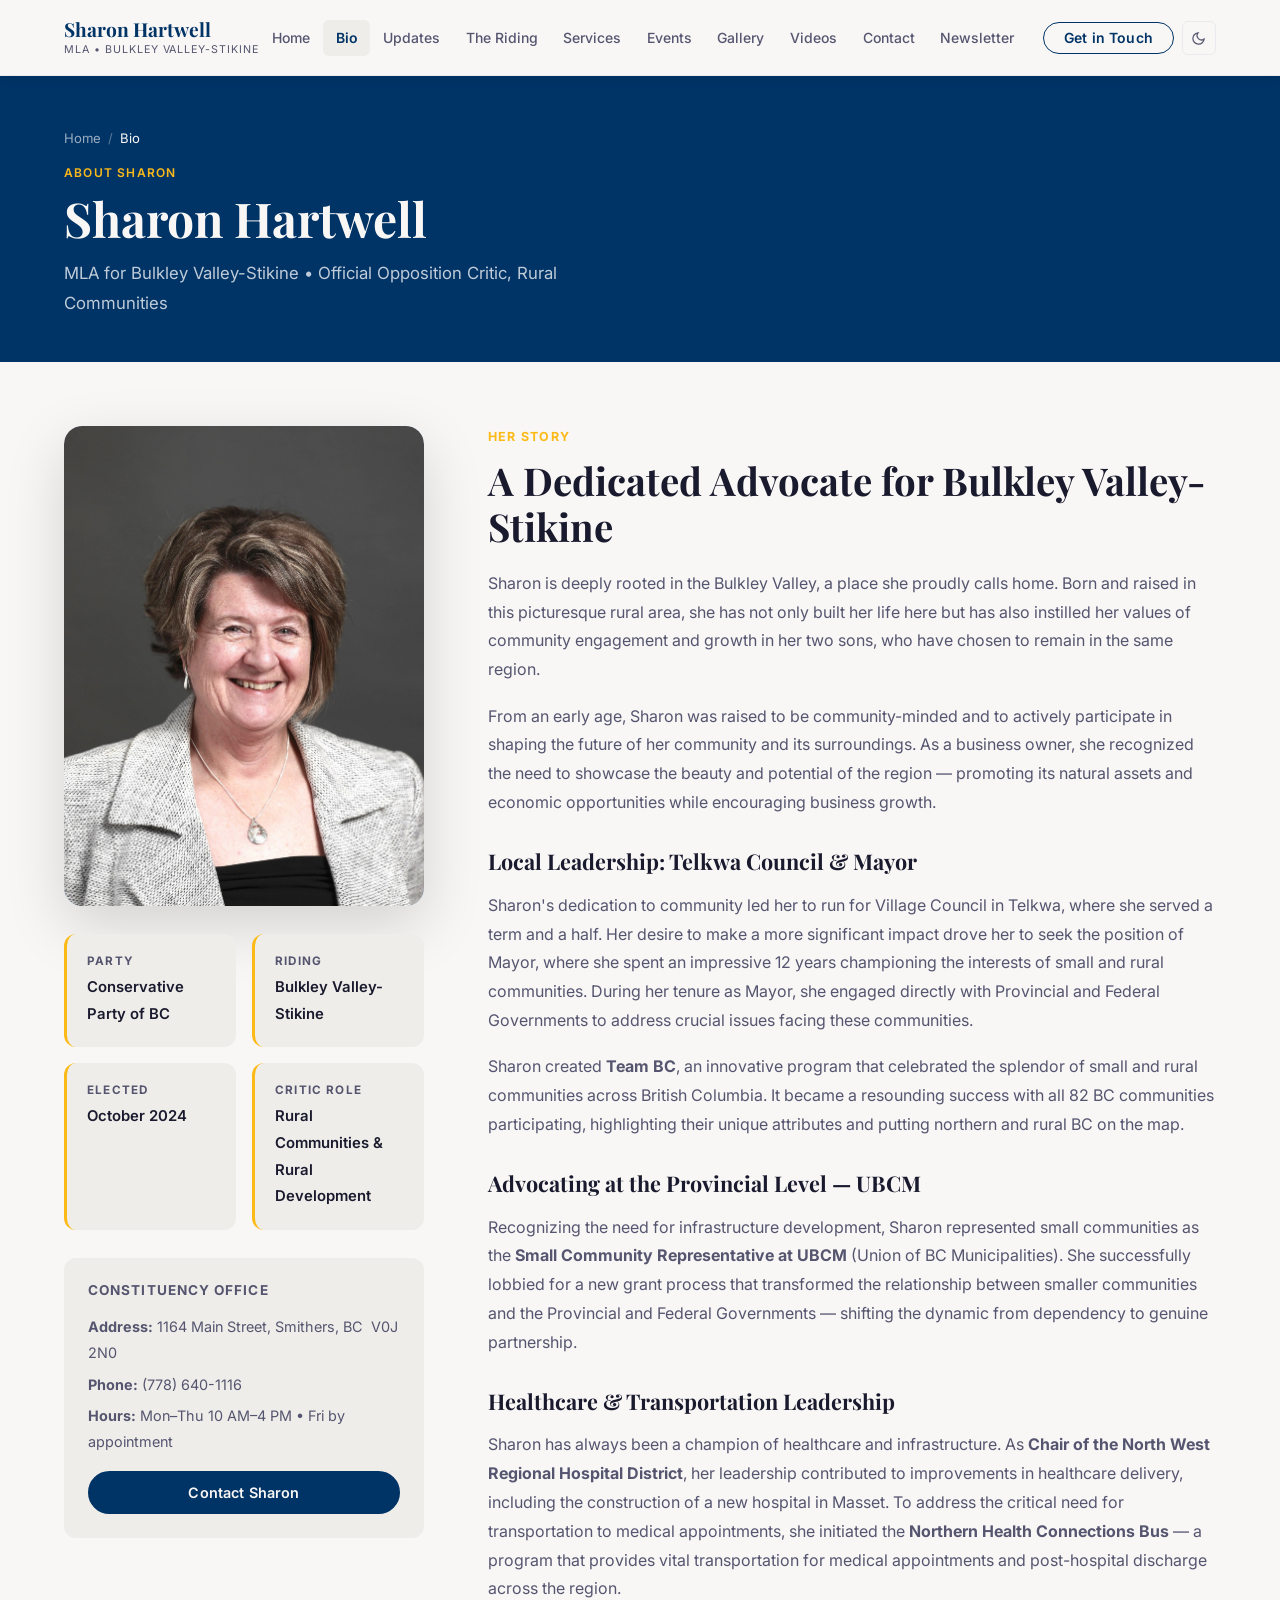
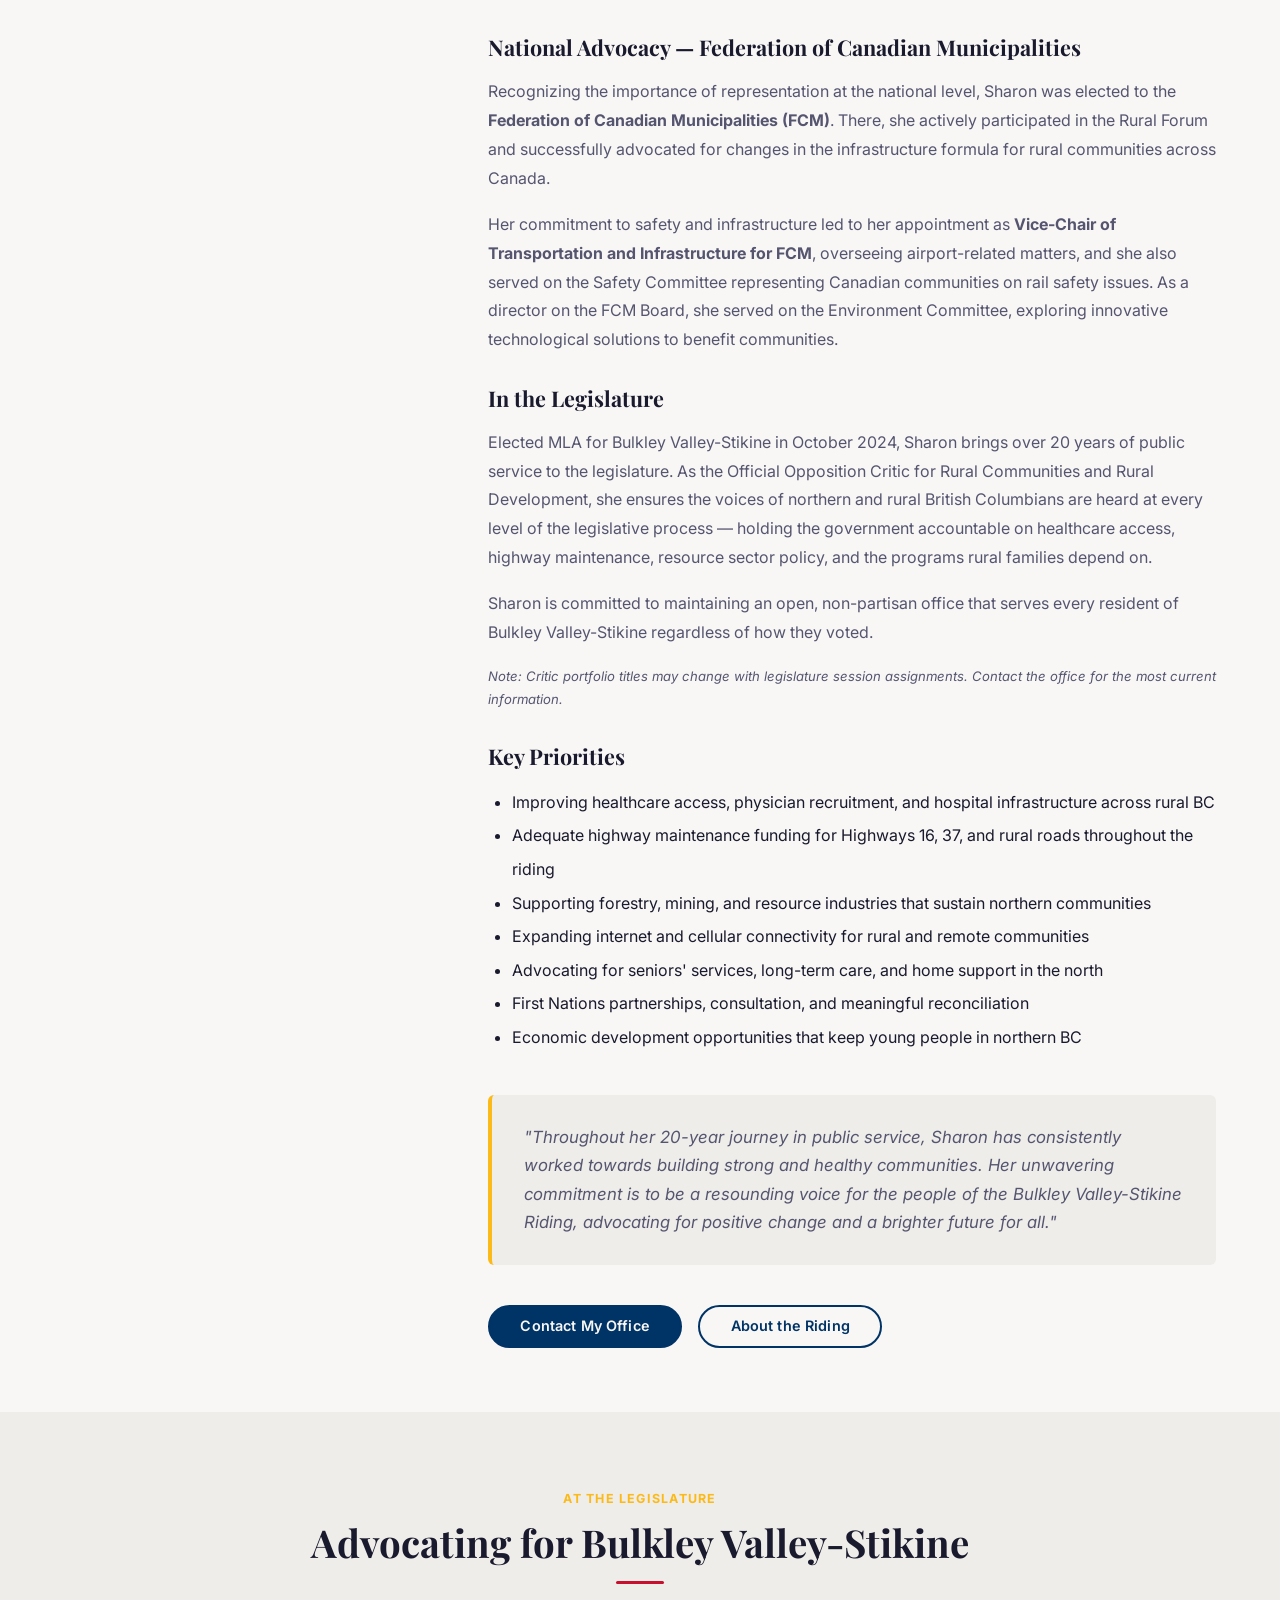
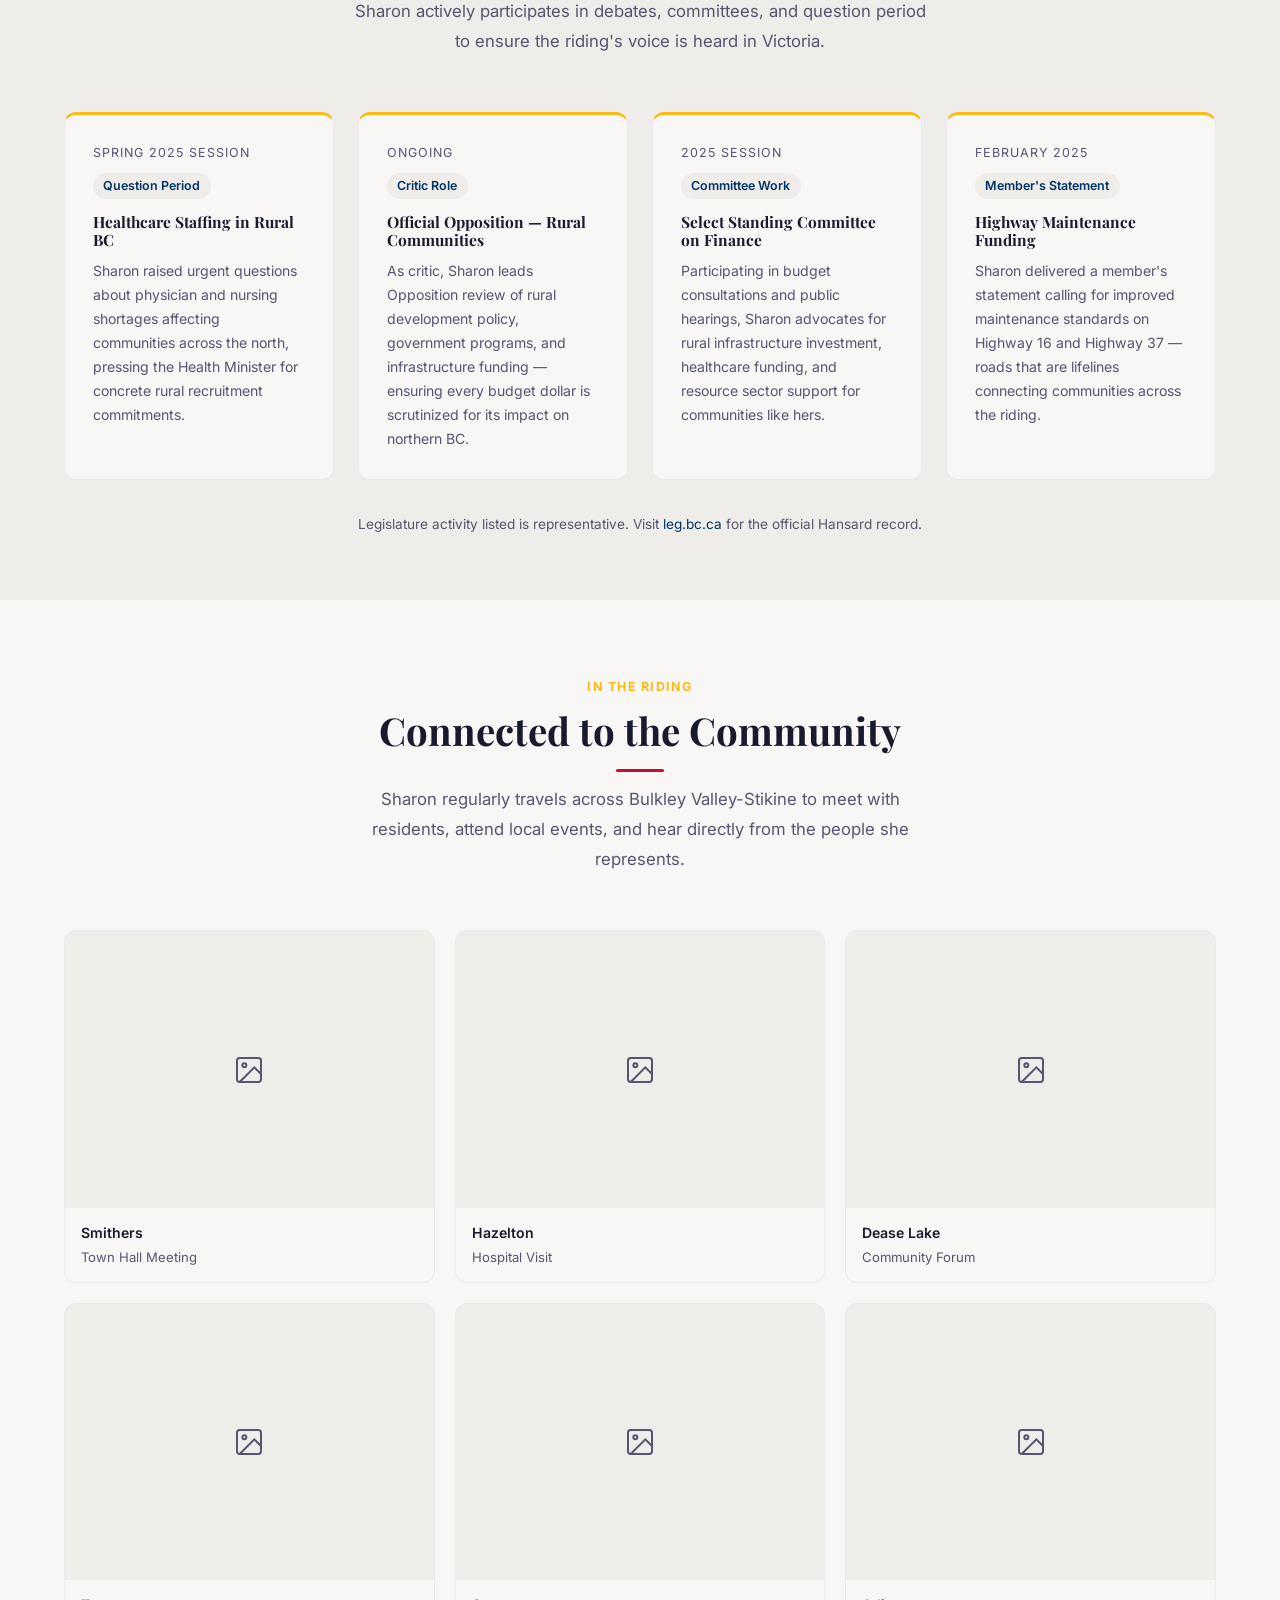
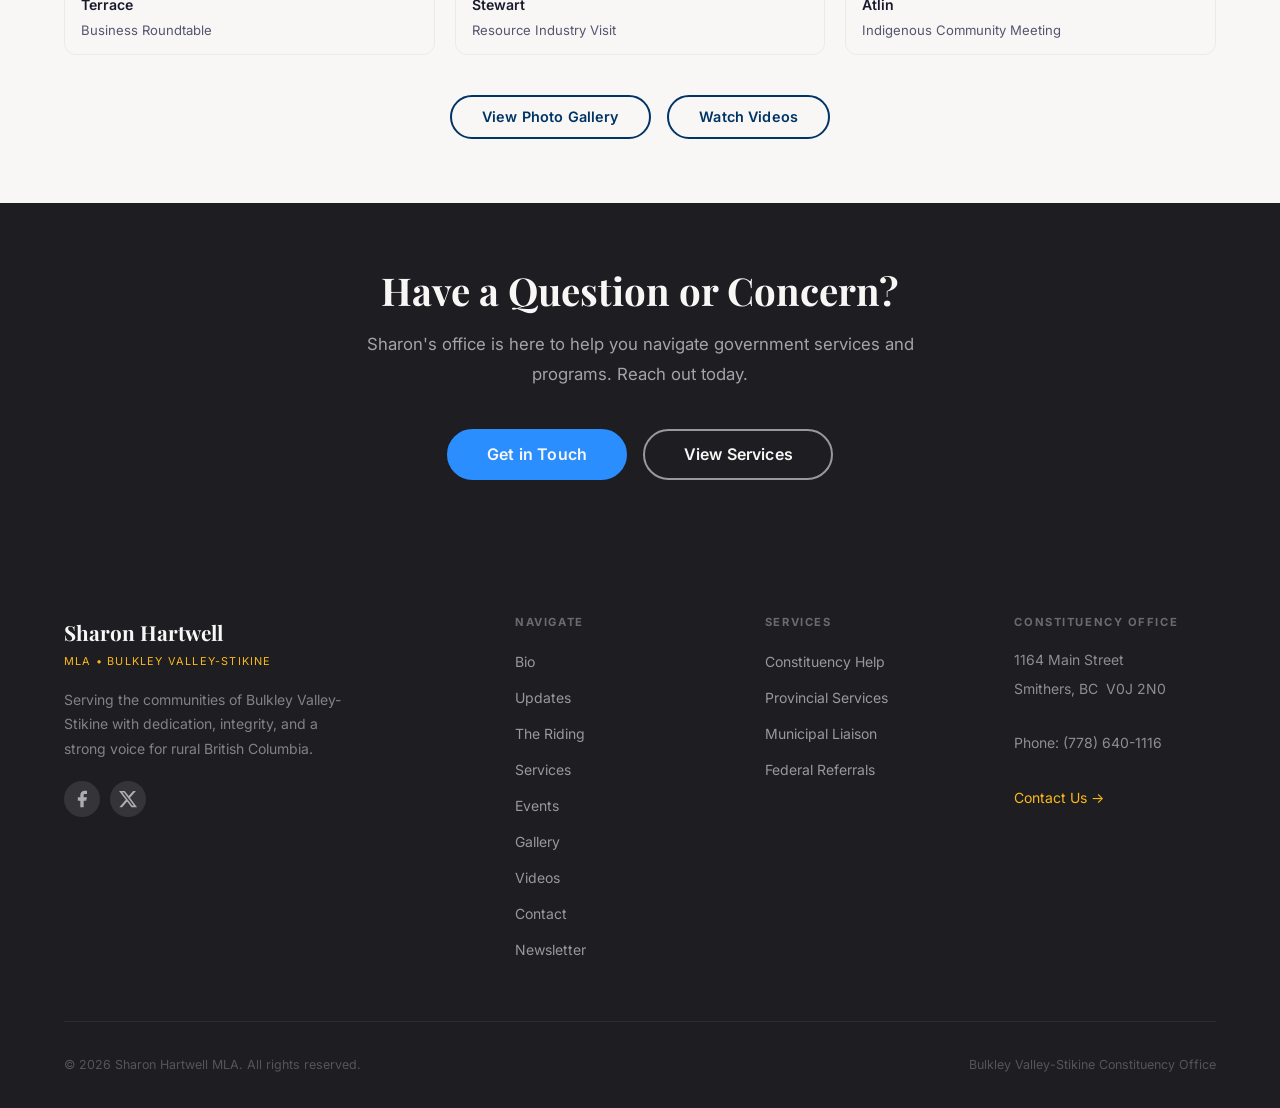
<file: bio.html>
<!DOCTYPE html>
<html lang="en">
<head>
  <meta charset="UTF-8" />
  <meta name="viewport" content="width=device-width, initial-scale=1.0" />
  <title>Bio | Sharon Hartwell MLA</title>
  <meta name="description" content="Learn about Sharon Hartwell, MLA for Bulkley Valley-Stikine – her background, values, and commitment to rural British Columbia." />
  <link rel="preconnect" href="https://fonts.googleapis.com" />
  <link rel="preconnect" href="https://fonts.gstatic.com" crossorigin />
  <link href="https://fonts.googleapis.com/css2?family=Inter:wght@400;500;600;700&family=Playfair+Display:wght@400;700&display=swap" rel="stylesheet" />
  <link rel="icon" type="image/svg+xml" href="images/favicon.svg" />
  <!-- Open Graph / social sharing -->
  <meta property="og:type"        content="website" />
  <meta property="og:title"       content="About Sharon Hartwell | MLA for Bulkley Valley-Stikine" />
  <meta property="og:description" content="Learn about Sharon Hartwell, MLA for Bulkley Valley-Stikine – her 20 years of public service, community roots, and advocacy for rural BC." />
  <meta property="og:image"       content="images/og-image.jpg" />
  <meta name="twitter:card"       content="summary_large_image" />
  <link rel="stylesheet" href="css/styles.css" />
</head>
<body>

  <!-- ── Header ──────────────────────────────────────────── -->
  <header class="site-header">
    <div class="nav-inner">
      <a href="index.html" class="nav-brand">
        <span class="nav-brand__name">Sharon Hartwell</span>
        <span class="nav-brand__title">MLA &bull; Bulkley Valley-Stikine</span>
      </a>
      <nav class="nav-links" role="navigation" aria-label="Main navigation">
        <a href="index.html">Home</a>
        <a href="bio.html" class="active">Bio</a>
        <a href="updates.html">Updates</a>
        <a href="riding.html">The Riding</a>
        <a href="services.html">Services</a>
        <a href="events.html">Events</a>
        <a href="gallery.html">Gallery</a>
        <a href="videos.html">Videos</a>
        <a href="contact.html">Contact</a>
        <a href="newsletter.html">Newsletter</a>
      </nav>
      <a href="contact.html" class="btn btn--primary nav-cta">Get in Touch</a>
      <button class="nav-toggle" aria-label="Toggle navigation" aria-expanded="false">
        <span></span><span></span><span></span>
      </button>
    </div>
  </header>
  <nav class="mobile-menu" role="navigation" aria-label="Mobile navigation">
    <a href="index.html">Home</a>
    <a href="bio.html">Bio</a>
    <a href="updates.html">Updates</a>
    <a href="riding.html">The Riding</a>
    <a href="services.html">Services</a>
    <a href="events.html">Events</a>
    <a href="gallery.html">Gallery</a>
    <a href="videos.html">Videos</a>
    <a href="contact.html">Contact</a>
    <a href="newsletter.html">Newsletter</a>
  </nav>

  <main>

    <!-- ── Page Hero ─────────────────────────────────────── -->
    <section class="page-hero">
      <div class="container">
        <nav class="breadcrumb" aria-label="Breadcrumb">
          <a href="index.html">Home</a>
          <span class="sep">/</span>
          <span class="current">Bio</span>
        </nav>
        <div class="page-hero__eyebrow">About Sharon</div>
        <h1>Sharon Hartwell</h1>
        <p>MLA for Bulkley Valley-Stikine &bull; Official Opposition Critic, Rural Communities</p>
      </div>
    </section>

    <!-- ── Bio Main ──────────────────────────────────────── -->
    <section class="section">
      <div class="container">
        <div class="bio-layout">

          <div>
            <div class="bio-photo">
              <img src="images/Hartwell-Sharon.jpg" alt="Sharon Hartwell MLA" style="width:100%; height:100%; object-fit:cover; border-radius:inherit;" />
            </div>

            <div style="margin-top:1.75rem;">
              <div class="bio-highlights" style="margin-top:0;">
                <div class="highlight-card">
                  <h4>Party</h4>
                  <p>Conservative Party of BC</p>
                </div>
                <div class="highlight-card">
                  <h4>Riding</h4>
                  <p>Bulkley Valley-Stikine</p>
                </div>
                <div class="highlight-card">
                  <h4>Elected</h4>
                  <p>October 2024</p>
                </div>
                <div class="highlight-card">
                  <h4>Critic Role</h4>
                  <p>Rural Communities &amp; Rural Development</p>
                </div>
              </div>
            </div>

            <div style="margin-top:1.75rem; padding:1.5rem; background:var(--light-bg); border-radius:var(--radius-lg);">
              <h4 style="font-family:'Inter',sans-serif; font-size:0.85rem; text-transform:uppercase; letter-spacing:0.08em; color:var(--medium-text); margin-bottom:1rem;">Constituency Office</h4>
              <p style="font-size:0.9rem; margin-bottom:0.35rem;"><strong>Address:</strong> 1164 Main Street, Smithers, BC &nbsp;V0J 2N0</p>
              <p style="font-size:0.9rem; margin-bottom:0.35rem;"><strong>Phone:</strong> (778) 640-1116</p>
              <p style="font-size:0.9rem; margin-bottom:1rem;"><strong>Hours:</strong> Mon–Thu 10 AM–4 PM &bull; Fri by appointment</p>
              <a href="contact.html" class="btn btn--primary" style="width:100%; justify-content:center;">Contact Sharon</a>
            </div>
          </div>

          <div class="bio-content">
            <p style="font-size:0.78rem;font-weight:700;text-transform:uppercase;letter-spacing:0.1em;color:var(--bc-gold);margin-bottom:0.5rem;">Her Story</p>
            <h2 style="margin-bottom:1.25rem;">A Dedicated Advocate for Bulkley Valley-Stikine</h2>

            <p>Sharon is deeply rooted in the Bulkley Valley, a place she proudly calls home. Born and raised in this picturesque rural area, she has not only built her life here but has also instilled her values of community engagement and growth in her two sons, who have chosen to remain in the same region.</p>

            <p>From an early age, Sharon was raised to be community-minded and to actively participate in shaping the future of her community and its surroundings. As a business owner, she recognized the need to showcase the beauty and potential of the region — promoting its natural assets and economic opportunities while encouraging business growth.</p>

            <h3 style="margin-top:2rem; margin-bottom:1rem;">Local Leadership: Telkwa Council &amp; Mayor</h3>
            <p>Sharon's dedication to community led her to run for Village Council in Telkwa, where she served a term and a half. Her desire to make a more significant impact drove her to seek the position of Mayor, where she spent an impressive 12 years championing the interests of small and rural communities. During her tenure as Mayor, she engaged directly with Provincial and Federal Governments to address crucial issues facing these communities.</p>
            <p>Sharon created <strong>Team BC</strong>, an innovative program that celebrated the splendor of small and rural communities across British Columbia. It became a resounding success with all 82 BC communities participating, highlighting their unique attributes and putting northern and rural BC on the map.</p>

            <h3 style="margin-top:2rem; margin-bottom:1rem;">Advocating at the Provincial Level — UBCM</h3>
            <p>Recognizing the need for infrastructure development, Sharon represented small communities as the <strong>Small Community Representative at UBCM</strong> (Union of BC Municipalities). She successfully lobbied for a new grant process that transformed the relationship between smaller communities and the Provincial and Federal Governments — shifting the dynamic from dependency to genuine partnership.</p>

            <h3 style="margin-top:2rem; margin-bottom:1rem;">Healthcare &amp; Transportation Leadership</h3>
            <p>Sharon has always been a champion of healthcare and infrastructure. As <strong>Chair of the North West Regional Hospital District</strong>, her leadership contributed to improvements in healthcare delivery, including the construction of a new hospital in Masset. To address the critical need for transportation to medical appointments, she initiated the <strong>Northern Health Connections Bus</strong> — a program that provides vital transportation for medical appointments and post-hospital discharge across the region.</p>

            <h3 style="margin-top:2rem; margin-bottom:1rem;">National Advocacy — Federation of Canadian Municipalities</h3>
            <p>Recognizing the importance of representation at the national level, Sharon was elected to the <strong>Federation of Canadian Municipalities (FCM)</strong>. There, she actively participated in the Rural Forum and successfully advocated for changes in the infrastructure formula for rural communities across Canada.</p>
            <p>Her commitment to safety and infrastructure led to her appointment as <strong>Vice-Chair of Transportation and Infrastructure for FCM</strong>, overseeing airport-related matters, and she also served on the Safety Committee representing Canadian communities on rail safety issues. As a director on the FCM Board, she served on the Environment Committee, exploring innovative technological solutions to benefit communities.</p>

            <h3 style="margin-top:2rem; margin-bottom:1rem;">In the Legislature</h3>
            <p>Elected MLA for Bulkley Valley-Stikine in October 2024, Sharon brings over 20 years of public service to the legislature. As the Official Opposition Critic for Rural Communities and Rural Development, she ensures the voices of northern and rural British Columbians are heard at every level of the legislative process — holding the government accountable on healthcare access, highway maintenance, resource sector policy, and the programs rural families depend on.</p>
            <p>Sharon is committed to maintaining an open, non-partisan office that serves every resident of Bulkley Valley-Stikine regardless of how they voted.</p>
            <p style="font-size:0.82rem; font-style:italic; color:var(--medium-text);">Note: Critic portfolio titles may change with legislature session assignments. Contact the office for the most current information.</p>

            <h3 style="margin-top:2rem; margin-bottom:1rem;">Key Priorities</h3>
            <ul style="list-style:disc; padding-left:1.5rem; line-height:2.1;">
              <li>Improving healthcare access, physician recruitment, and hospital infrastructure across rural BC</li>
              <li>Adequate highway maintenance funding for Highways 16, 37, and rural roads throughout the riding</li>
              <li>Supporting forestry, mining, and resource industries that sustain northern communities</li>
              <li>Expanding internet and cellular connectivity for rural and remote communities</li>
              <li>Advocating for seniors' services, long-term care, and home support in the north</li>
              <li>First Nations partnerships, consultation, and meaningful reconciliation</li>
              <li>Economic development opportunities that keep young people in northern BC</li>
            </ul>

            <div style="margin-top:2.5rem; padding:1.75rem 2rem; background:var(--light-bg); border-left:4px solid var(--bc-gold); border-radius:var(--radius);">
              <p style="font-style:italic; font-size:1.05rem; margin:0; line-height:1.7;">"Throughout her 20-year journey in public service, Sharon has consistently worked towards building strong and healthy communities. Her unwavering commitment is to be a resounding voice for the people of the Bulkley Valley-Stikine Riding, advocating for positive change and a brighter future for all."</p>
            </div>

            <div style="margin-top:2.5rem; display:flex; gap:1rem; flex-wrap:wrap;">
              <a href="contact.html" class="btn btn--primary">Contact My Office</a>
              <a href="riding.html" class="btn btn--outline">About the Riding</a>
            </div>
          </div>

        </div>
      </div>
    </section>

    <!-- ── Legislature Activity ─────────────────────────── -->
    <section class="section section--light">
      <div class="container">
        <div class="section-header">
          <p style="font-size:0.78rem;font-weight:700;text-transform:uppercase;letter-spacing:0.1em;color:var(--bc-gold);margin-bottom:0.5rem;">At the Legislature</p>
          <h2>Advocating for Bulkley Valley-Stikine</h2>
          <div class="divider"></div>
          <p>Sharon actively participates in debates, committees, and question period to ensure the riding's voice is heard in Victoria.</p>
        </div>

        <div class="leg-grid">
          <div class="leg-card">
            <div class="leg-card__date">Spring 2025 Session</div>
            <span class="leg-card__type">Question Period</span>
            <h4>Healthcare Staffing in Rural BC</h4>
            <p>Sharon raised urgent questions about physician and nursing shortages affecting communities across the north, pressing the Health Minister for concrete rural recruitment commitments.</p>
          </div>
          <div class="leg-card">
            <div class="leg-card__date">Ongoing</div>
            <span class="leg-card__type">Critic Role</span>
            <h4>Official Opposition — Rural Communities</h4>
            <p>As critic, Sharon leads Opposition review of rural development policy, government programs, and infrastructure funding — ensuring every budget dollar is scrutinized for its impact on northern BC.</p>
          </div>
          <div class="leg-card">
            <div class="leg-card__date">2025 Session</div>
            <span class="leg-card__type">Committee Work</span>
            <h4>Select Standing Committee on Finance</h4>
            <p>Participating in budget consultations and public hearings, Sharon advocates for rural infrastructure investment, healthcare funding, and resource sector support for communities like hers.</p>
          </div>
          <div class="leg-card">
            <div class="leg-card__date">February 2025</div>
            <span class="leg-card__type">Member's Statement</span>
            <h4>Highway Maintenance Funding</h4>
            <p>Sharon delivered a member's statement calling for improved maintenance standards on Highway 16 and Highway 37 — roads that are lifelines connecting communities across the riding.</p>
          </div>
        </div>
        <p style="text-align:center; margin-top:2rem; font-size:0.85rem;">Legislature activity listed is representative. Visit <a href="https://www.leg.bc.ca" target="_blank" rel="noopener">leg.bc.ca</a> for the official Hansard record.</p>
      </div>
    </section>

    <!-- ── Community Work ────────────────────────────────── -->
    <section class="section">
      <div class="container">
        <div class="section-header">
          <p style="font-size:0.78rem;font-weight:700;text-transform:uppercase;letter-spacing:0.1em;color:var(--bc-gold);margin-bottom:0.5rem;">In the Riding</p>
          <h2>Connected to the Community</h2>
          <div class="divider"></div>
          <p>Sharon regularly travels across Bulkley Valley-Stikine to meet with residents, attend local events, and hear directly from the people she represents.</p>
        </div>

        <div class="action-grid">
          <div class="action-photo">
            <div class="action-photo__placeholder">
              <svg width="32" height="32" viewBox="0 0 24 24" fill="none" stroke="currentColor" stroke-width="1.5"><rect x="3" y="3" width="18" height="18" rx="2"/><circle cx="8.5" cy="8.5" r="1.5"/><polyline points="21 15 16 10 5 21"/></svg>
            </div>
            <div class="action-photo__label">
              <span class="action-photo__place">Smithers</span>
              <span class="action-photo__event">Town Hall Meeting</span>
            </div>
          </div>
          <div class="action-photo">
            <div class="action-photo__placeholder">
              <svg width="32" height="32" viewBox="0 0 24 24" fill="none" stroke="currentColor" stroke-width="1.5"><rect x="3" y="3" width="18" height="18" rx="2"/><circle cx="8.5" cy="8.5" r="1.5"/><polyline points="21 15 16 10 5 21"/></svg>
            </div>
            <div class="action-photo__label">
              <span class="action-photo__place">Hazelton</span>
              <span class="action-photo__event">Hospital Visit</span>
            </div>
          </div>
          <div class="action-photo">
            <div class="action-photo__placeholder">
              <svg width="32" height="32" viewBox="0 0 24 24" fill="none" stroke="currentColor" stroke-width="1.5"><rect x="3" y="3" width="18" height="18" rx="2"/><circle cx="8.5" cy="8.5" r="1.5"/><polyline points="21 15 16 10 5 21"/></svg>
            </div>
            <div class="action-photo__label">
              <span class="action-photo__place">Dease Lake</span>
              <span class="action-photo__event">Community Forum</span>
            </div>
          </div>
          <div class="action-photo">
            <div class="action-photo__placeholder">
              <svg width="32" height="32" viewBox="0 0 24 24" fill="none" stroke="currentColor" stroke-width="1.5"><rect x="3" y="3" width="18" height="18" rx="2"/><circle cx="8.5" cy="8.5" r="1.5"/><polyline points="21 15 16 10 5 21"/></svg>
            </div>
            <div class="action-photo__label">
              <span class="action-photo__place">Terrace</span>
              <span class="action-photo__event">Business Roundtable</span>
            </div>
          </div>
          <div class="action-photo">
            <div class="action-photo__placeholder">
              <svg width="32" height="32" viewBox="0 0 24 24" fill="none" stroke="currentColor" stroke-width="1.5"><rect x="3" y="3" width="18" height="18" rx="2"/><circle cx="8.5" cy="8.5" r="1.5"/><polyline points="21 15 16 10 5 21"/></svg>
            </div>
            <div class="action-photo__label">
              <span class="action-photo__place">Stewart</span>
              <span class="action-photo__event">Resource Industry Visit</span>
            </div>
          </div>
          <div class="action-photo">
            <div class="action-photo__placeholder">
              <svg width="32" height="32" viewBox="0 0 24 24" fill="none" stroke="currentColor" stroke-width="1.5"><rect x="3" y="3" width="18" height="18" rx="2"/><circle cx="8.5" cy="8.5" r="1.5"/><polyline points="21 15 16 10 5 21"/></svg>
            </div>
            <div class="action-photo__label">
              <span class="action-photo__place">Atlin</span>
              <span class="action-photo__event">Indigenous Community Meeting</span>
            </div>
          </div>
        </div>

        <div style="text-align:center; margin-top:2.5rem; display:flex; gap:1rem; justify-content:center; flex-wrap:wrap;">
          <a href="gallery.html" class="btn btn--outline">View Photo Gallery</a>
          <a href="videos.html" class="btn btn--outline">Watch Videos</a>
        </div>
      </div>
    </section>

    <!-- ── CTA ───────────────────────────────────────────── -->
    <section class="cta-section">
      <div class="container">
        <h2>Have a Question or Concern?</h2>
        <p>Sharon's office is here to help you navigate government services and programs. Reach out today.</p>
        <div class="cta-buttons">
          <a href="contact.html" class="btn btn--gold btn--lg">Get in Touch</a>
          <a href="services.html" class="btn btn--outline-white btn--lg">View Services</a>
        </div>
      </div>
    </section>

  </main>

  <!-- ── Footer ─────────────────────────────────────────── -->
  <footer class="site-footer">
    <div class="container">
      <div class="footer-grid">
        <div class="footer-brand">
          <div class="footer-brand__name">Sharon Hartwell</div>
          <div class="footer-brand__title">MLA &bull; Bulkley Valley-Stikine</div>
          <p>Serving the communities of Bulkley Valley-Stikine with dedication, integrity, and a strong voice for rural British Columbia.</p>
          <div class="social-icons">
            <a href="https://www.facebook.com/p/Sharon-Hartwell-MLA-Bulkley-Valley-Stikine-61552851267530/" target="_blank" rel="noopener noreferrer" aria-label="Facebook">
              <svg width="20" height="20" viewBox="0 0 24 24" fill="currentColor"><path d="M18 2h-3a5 5 0 0 0-5 5v3H7v4h3v8h4v-8h3l1-4h-4V7a1 1 0 0 1 1-1h3z"/></svg>
            </a>
            <a href="https://x.com/SharonMLA" target="_blank" rel="noopener noreferrer" aria-label="X (Twitter)">
              <svg width="20" height="20" viewBox="0 0 24 24" fill="currentColor"><path d="M18.244 2.25h3.308l-7.227 8.26 8.502 11.24H16.17l-5.214-6.817L4.99 21.75H1.68l7.73-8.835L1.254 2.25H8.08l4.713 6.231zm-1.161 17.52h1.833L7.084 4.126H5.117z"/></svg>
            </a>
          </div>
        </div>
        <div class="footer-col">
          <h4>Navigate</h4>
          <ul>
            <li><a href="bio.html">Bio</a></li>
            <li><a href="updates.html">Updates</a></li>
            <li><a href="riding.html">The Riding</a></li>
            <li><a href="services.html">Services</a></li>
            <li><a href="events.html">Events</a></li>
            <li><a href="gallery.html">Gallery</a></li>
            <li><a href="videos.html">Videos</a></li>
            <li><a href="contact.html">Contact</a></li>
            <li><a href="newsletter.html">Newsletter</a></li>
          </ul>
        </div>
        <div class="footer-col">
          <h4>Services</h4>
          <ul>
            <li><a href="services.html">Constituency Help</a></li>
            <li><a href="services.html">Provincial Services</a></li>
            <li><a href="services.html">Municipal Liaison</a></li>
            <li><a href="services.html">Federal Referrals</a></li>
          </ul>
        </div>
        <div class="footer-col">
          <h4>Constituency Office</h4>
          <p>1164 Main Street</p>
          <p>Smithers, BC &nbsp;V0J 2N0</p>
          <br />
          <p>Phone: (778) 640-1116</p>
          <br />
          <p><a href="contact.html" class="footer-gold-link">Contact Us &rarr;</a></p>
        </div>
      </div>
      <div class="footer-bottom">
        <p>&copy; 2026 Sharon Hartwell MLA. All rights reserved.</p>
        <p>Bulkley Valley-Stikine Constituency Office</p>
      </div>
    </div>
  </footer>

  <script src="js/main.js"></script>
</body>
</html>
</file>
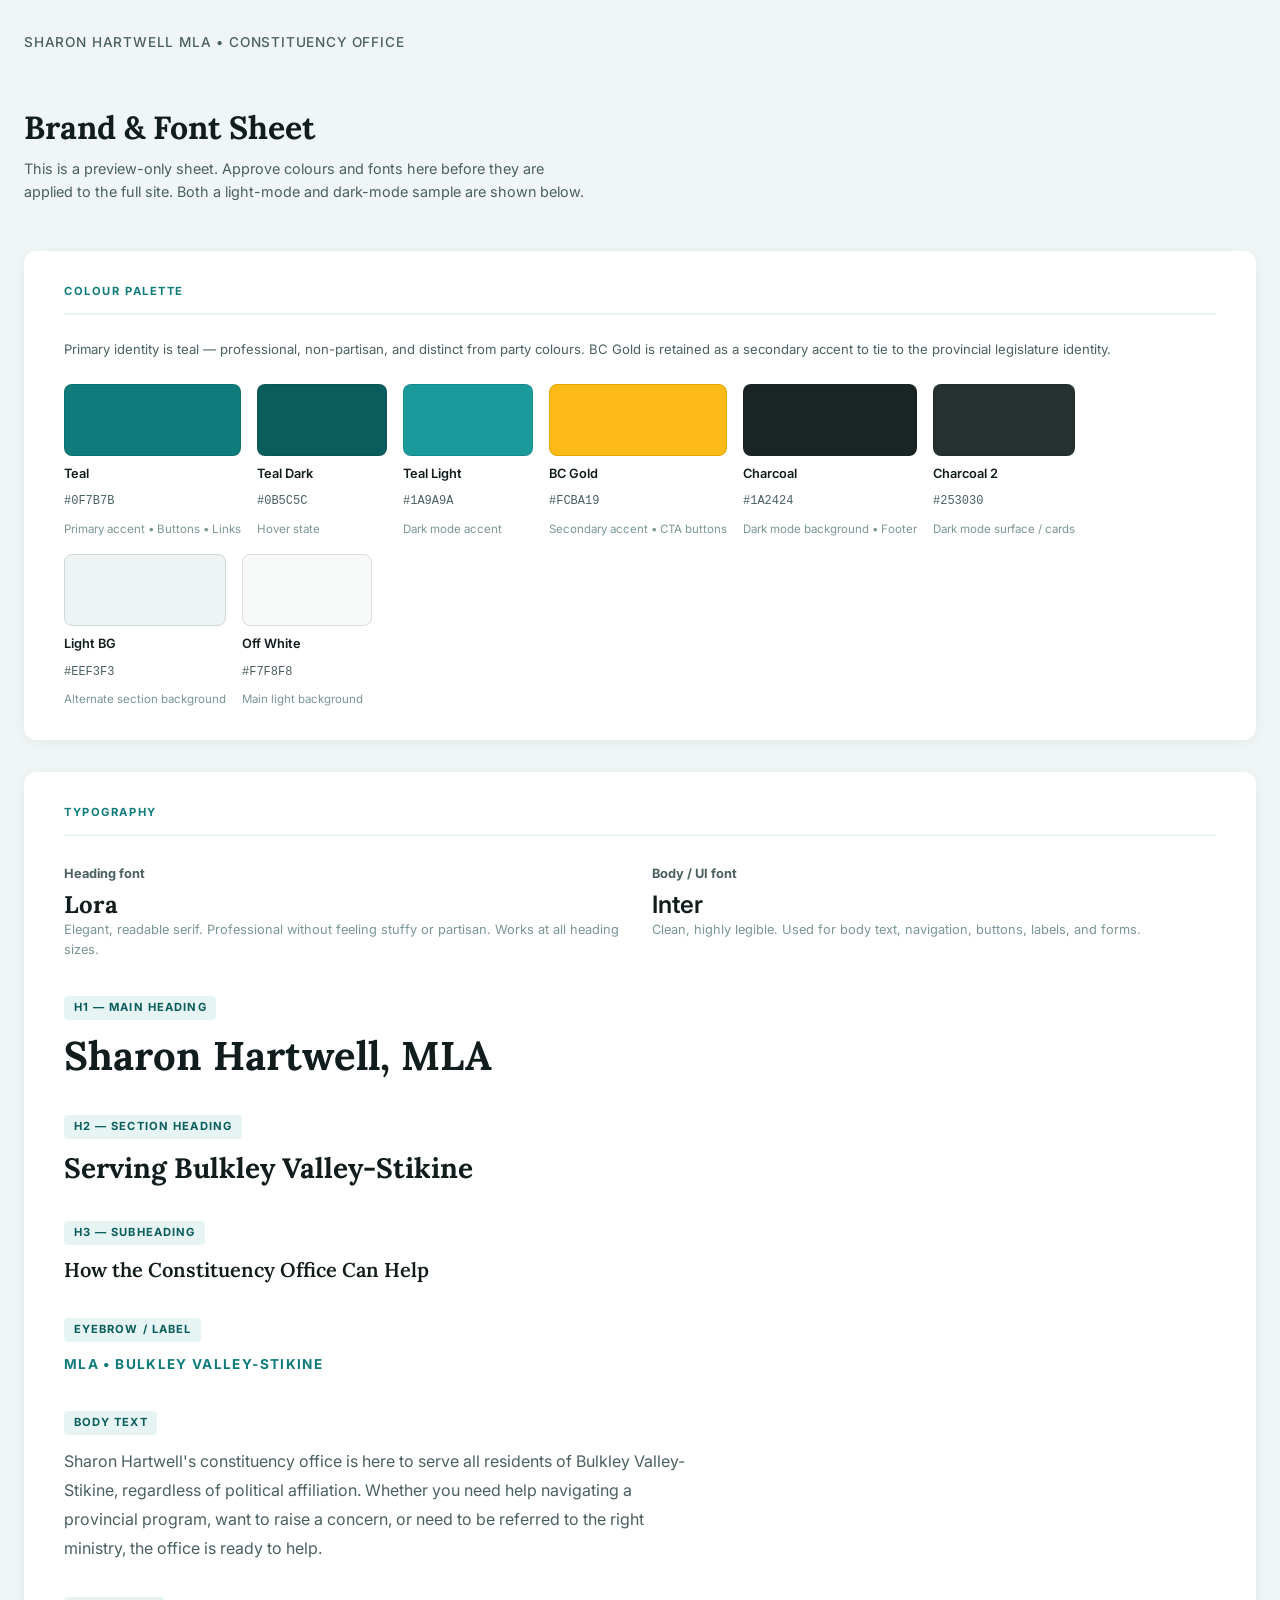
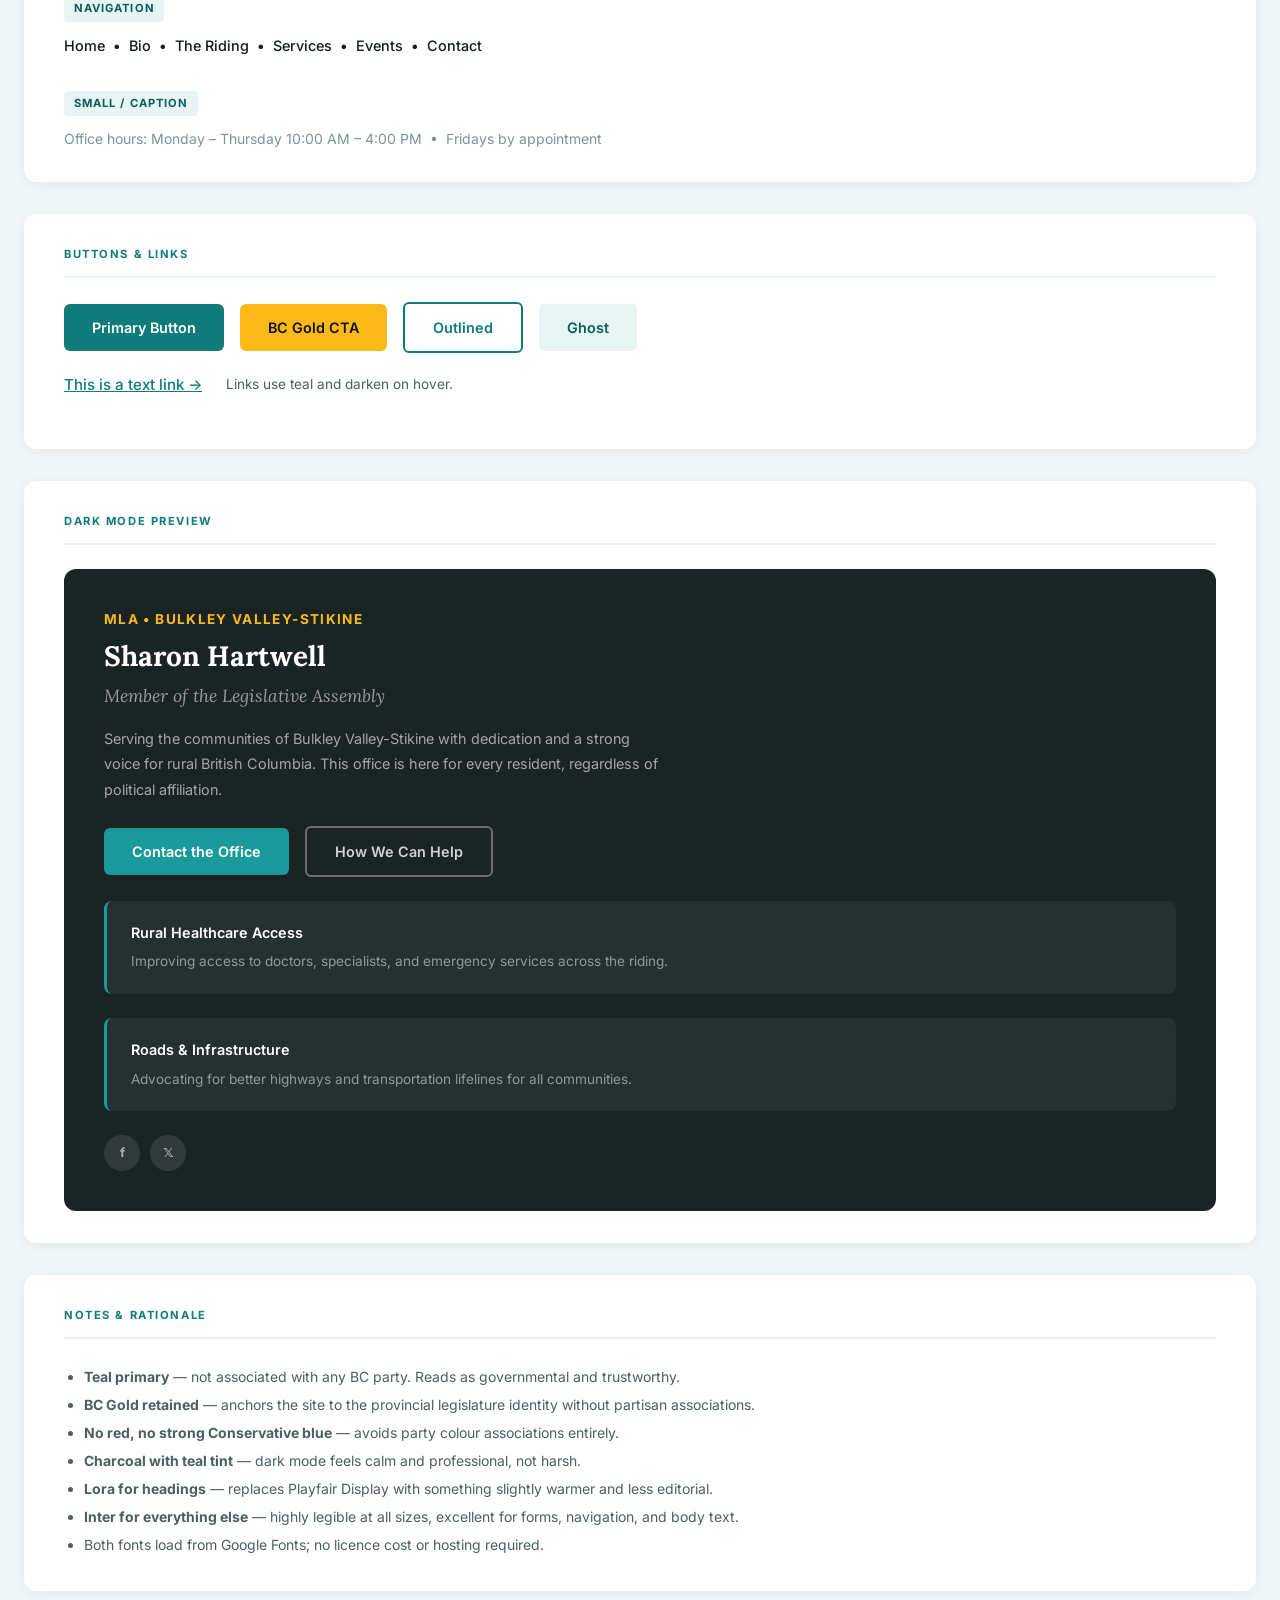
<file: brand.html>
<!DOCTYPE html>
<html lang="en">
<head>
  <meta charset="UTF-8" />
  <meta name="viewport" content="width=device-width, initial-scale=1.0" />
  <title>Brand Sheet — Sharon Hartwell MLA</title>
  <link rel="preconnect" href="https://fonts.googleapis.com" />
  <link rel="preconnect" href="https://fonts.gstatic.com" crossorigin />
  <link href="https://fonts.googleapis.com/css2?family=Lora:ital,wght@0,400;0,600;0,700;1,400&family=Inter:wght@300;400;500;600;700&display=swap" rel="stylesheet" />
  <style>
    /* ── Brand tokens ─────────────────────────────────── */
    :root {
      --teal:          #0F7B7B;
      --teal-dark:     #0B5C5C;
      --teal-light:    #1A9A9A;
      --teal-faint:    #E6F4F4;
      --gold:          #FCBA19;
      --gold-dark:     #D9A000;
      --charcoal:      #1A2424;
      --charcoal-2:    #253030;
      --white:         #F7F8F8;
      --light-bg:      #EEF3F3;
      --border:        #D4E0E0;
      --dark-text:     #111C1C;
      --medium-text:   #4A6060;
      --light-text:    #7A9595;
    }

    /* ── Reset & base ─────────────────────────────────── */
    *, *::before, *::after { box-sizing: border-box; margin: 0; padding: 0; }
    html { font-size: 16px; scroll-behavior: smooth; }
    body {
      font-family: 'Inter', system-ui, sans-serif;
      background: #F0F5F5;
      color: var(--dark-text);
      line-height: 1.6;
      padding: 2rem 1.5rem 4rem;
    }
    h1, h2, h3 { font-family: 'Lora', Georgia, serif; }
    a { color: var(--teal); }

    .page-title {
      font-family: 'Lora', serif;
      font-size: 2rem;
      margin-bottom: 0.25rem;
    }
    .page-subtitle {
      font-size: 0.85rem;
      color: var(--medium-text);
      margin-bottom: 3rem;
      font-weight: 500;
      letter-spacing: 0.06em;
      text-transform: uppercase;
    }

    /* ── Section layout ───────────────────────────────── */
    .sheet-section {
      background: white;
      border-radius: 12px;
      padding: 2rem 2.5rem;
      margin-bottom: 2rem;
      box-shadow: 0 2px 12px rgba(0,0,0,0.06);
    }
    .section-label {
      font-family: 'Inter', sans-serif;
      font-size: 0.7rem;
      font-weight: 700;
      text-transform: uppercase;
      letter-spacing: 0.14em;
      color: var(--teal);
      margin-bottom: 1.5rem;
      padding-bottom: 0.75rem;
      border-bottom: 2px solid var(--teal-faint);
    }

    /* ── Colour swatches ──────────────────────────────── */
    .swatch-row { display: flex; gap: 1rem; flex-wrap: wrap; }
    .swatch {
      display: flex;
      flex-direction: column;
      align-items: flex-start;
      gap: 0.5rem;
      min-width: 130px;
    }
    .swatch__block {
      width: 100%;
      height: 72px;
      border-radius: 8px;
      border: 1px solid rgba(0,0,0,0.08);
    }
    .swatch__name { font-size: 0.8rem; font-weight: 600; color: var(--dark-text); }
    .swatch__hex  { font-size: 0.75rem; font-family: monospace; color: var(--medium-text); }
    .swatch__role { font-size: 0.72rem; color: var(--light-text); }

    /* ── Typography samples ───────────────────────────── */
    .font-block { margin-bottom: 2rem; }
    .font-block:last-child { margin-bottom: 0; }
    .font-tag {
      display: inline-block;
      font-size: 0.7rem;
      font-weight: 700;
      letter-spacing: 0.1em;
      text-transform: uppercase;
      background: var(--teal-faint);
      color: var(--teal-dark);
      padding: 0.2rem 0.6rem;
      border-radius: 4px;
      margin-bottom: 0.75rem;
    }
    .type-h1    { font-family: 'Lora', serif; font-size: 2.5rem; font-weight: 700; line-height: 1.2; color: var(--dark-text); }
    .type-h2    { font-family: 'Lora', serif; font-size: 1.75rem; font-weight: 700; line-height: 1.25; color: var(--dark-text); }
    .type-h3    { font-family: 'Lora', serif; font-size: 1.25rem; font-weight: 600; line-height: 1.3; color: var(--dark-text); }
    .type-sub   { font-family: 'Inter', sans-serif; font-size: 0.85rem; font-weight: 700; text-transform: uppercase; letter-spacing: 0.1em; color: var(--teal); }
    .type-body  { font-family: 'Inter', sans-serif; font-size: 1rem; font-weight: 400; line-height: 1.8; color: var(--medium-text); max-width: 640px; }
    .type-small { font-family: 'Inter', sans-serif; font-size: 0.875rem; color: var(--light-text); }
    .type-nav   { font-family: 'Inter', sans-serif; font-size: 0.9rem; font-weight: 500; color: var(--dark-text); }
    .type-btn   { font-family: 'Inter', sans-serif; font-size: 0.9rem; font-weight: 600; letter-spacing: 0.01em; }

    /* ── UI sample ────────────────────────────────────── */
    .ui-row { display: flex; gap: 1rem; flex-wrap: wrap; align-items: center; margin-bottom: 1.25rem; }

    .btn {
      display: inline-flex;
      align-items: center;
      gap: 0.5rem;
      padding: 0.75rem 1.75rem;
      border-radius: 6px;
      font-family: 'Inter', sans-serif;
      font-size: 0.9rem;
      font-weight: 600;
      cursor: pointer;
      border: none;
      text-decoration: none;
      transition: background 180ms ease, color 180ms ease, border-color 180ms ease;
    }
    .btn--primary   { background: var(--teal); color: white; }
    .btn--primary:hover { background: var(--teal-dark); }
    .btn--gold      { background: var(--gold); color: #111; }
    .btn--gold:hover { background: var(--gold-dark); }
    .btn--outline   { background: transparent; color: var(--teal); border: 2px solid var(--teal); }
    .btn--outline:hover { background: var(--teal); color: white; }
    .btn--ghost     { background: var(--teal-faint); color: var(--teal-dark); }

    .sample-link { color: var(--teal); font-size: 0.95rem; font-weight: 500; }
    .sample-link:hover { color: var(--teal-dark); }

    /* ── Dark mode preview ────────────────────────────── */
    .dark-preview {
      background: var(--charcoal);
      border-radius: 12px;
      padding: 2.5rem;
      color: white;
    }
    .dark-preview .type-h2 { color: white; margin-bottom: 0.5rem; }
    .dark-preview .type-sub { color: var(--gold); }
    .dark-preview p { color: rgba(255,255,255,0.6); font-size: 0.9rem; margin: 0.75rem 0 1.5rem; max-width: 560px; line-height: 1.75; }
    .dark-preview .btn--primary { background: var(--teal-light); }
    .dark-preview .btn--outline  { border-color: rgba(255,255,255,0.35); color: rgba(255,255,255,0.8); }
    .dark-preview .btn--outline:hover { background: var(--teal-light); border-color: var(--teal-light); color: white; }

    .dark-card {
      background: var(--charcoal-2);
      border-radius: 8px;
      padding: 1.25rem 1.5rem;
      margin-top: 1.5rem;
      border-left: 3px solid var(--teal-light);
    }
    .dark-card h4 { font-family: 'Inter', sans-serif; font-size: 0.9rem; font-weight: 600; color: white; margin-bottom: 0.4rem; }
    .dark-card p  { font-size: 0.85rem; color: rgba(255,255,255,0.5); margin: 0; }

    .dark-social {
      display: flex; gap: 0.65rem; margin-top: 1.5rem;
    }
    .dark-social a {
      display: flex; align-items: center; justify-content: center;
      width: 36px; height: 36px; border-radius: 50%;
      background: rgba(255,255,255,0.1);
      color: rgba(255,255,255,0.6);
      text-decoration: none; font-size: 0.8rem; font-weight: 700;
      transition: background 180ms;
    }
    .dark-social a:hover { background: var(--gold); color: #111; }

    /* ── Side-by-side grid ────────────────────────────── */
    .two-col { display: grid; grid-template-columns: 1fr 1fr; gap: 1.5rem; }
    @media (max-width: 700px) { .two-col { grid-template-columns: 1fr; } .swatch { min-width: 100px; } }
  </style>
</head>
<body>

  <p class="page-subtitle">Sharon Hartwell MLA &bull; Constituency Office</p>
  <h1 class="page-title">Brand &amp; Font Sheet</h1>
  <p style="font-size:0.9rem; color:var(--medium-text); margin-bottom:3rem; max-width:560px;">
    This is a preview-only sheet. Approve colours and fonts here before they are applied to the full site.
    Both a light-mode and dark-mode sample are shown below.
  </p>

  <!-- ── Colour Palette ───────────────────────────────── -->
  <div class="sheet-section">
    <div class="section-label">Colour Palette</div>

    <p style="font-size:0.82rem; color:var(--medium-text); margin-bottom:1.5rem;">
      Primary identity is teal — professional, non-partisan, and distinct from party colours.
      BC Gold is retained as a secondary accent to tie to the provincial legislature identity.
    </p>

    <div class="swatch-row">
      <div class="swatch">
        <div class="swatch__block" style="background:#0F7B7B;"></div>
        <div class="swatch__name">Teal</div>
        <div class="swatch__hex">#0F7B7B</div>
        <div class="swatch__role">Primary accent &bull; Buttons &bull; Links</div>
      </div>
      <div class="swatch">
        <div class="swatch__block" style="background:#0B5C5C;"></div>
        <div class="swatch__name">Teal Dark</div>
        <div class="swatch__hex">#0B5C5C</div>
        <div class="swatch__role">Hover state</div>
      </div>
      <div class="swatch">
        <div class="swatch__block" style="background:#1A9A9A;"></div>
        <div class="swatch__name">Teal Light</div>
        <div class="swatch__hex">#1A9A9A</div>
        <div class="swatch__role">Dark mode accent</div>
      </div>
      <div class="swatch">
        <div class="swatch__block" style="background:#FCBA19; border-color:#e0a800;"></div>
        <div class="swatch__name">BC Gold</div>
        <div class="swatch__hex">#FCBA19</div>
        <div class="swatch__role">Secondary accent &bull; CTA buttons</div>
      </div>
      <div class="swatch">
        <div class="swatch__block" style="background:#1A2424;"></div>
        <div class="swatch__name">Charcoal</div>
        <div class="swatch__hex">#1A2424</div>
        <div class="swatch__role">Dark mode background &bull; Footer</div>
      </div>
      <div class="swatch">
        <div class="swatch__block" style="background:#253030;"></div>
        <div class="swatch__name">Charcoal 2</div>
        <div class="swatch__hex">#253030</div>
        <div class="swatch__role">Dark mode surface / cards</div>
      </div>
      <div class="swatch">
        <div class="swatch__block" style="background:#EEF3F3; border-color:#cdd8d8;"></div>
        <div class="swatch__name">Light BG</div>
        <div class="swatch__hex">#EEF3F3</div>
        <div class="swatch__role">Alternate section background</div>
      </div>
      <div class="swatch">
        <div class="swatch__block" style="background:#F7F8F8; border-color:#ddd;"></div>
        <div class="swatch__name">Off White</div>
        <div class="swatch__hex">#F7F8F8</div>
        <div class="swatch__role">Main light background</div>
      </div>
    </div>
  </div>

  <!-- ── Typography ───────────────────────────────────── -->
  <div class="sheet-section">
    <div class="section-label">Typography</div>

    <div class="two-col" style="margin-bottom:2rem;">
      <div>
        <strong style="font-size:0.8rem; color:var(--medium-text);">Heading font</strong>
        <p style="font-family:'Lora',serif; font-size:1.5rem; font-weight:700; margin-top:0.35rem; line-height:1.2;">Lora</p>
        <p style="font-size:0.8rem; color:var(--light-text);">Elegant, readable serif. Professional without feeling stuffy or partisan. Works at all heading sizes.</p>
      </div>
      <div>
        <strong style="font-size:0.8rem; color:var(--medium-text);">Body / UI font</strong>
        <p style="font-family:'Inter',sans-serif; font-size:1.5rem; font-weight:600; margin-top:0.35rem; line-height:1.2;">Inter</p>
        <p style="font-size:0.8rem; color:var(--light-text);">Clean, highly legible. Used for body text, navigation, buttons, labels, and forms.</p>
      </div>
    </div>

    <div class="font-block">
      <span class="font-tag">H1 — Main Heading</span>
      <div class="type-h1">Sharon Hartwell, MLA</div>
    </div>
    <div class="font-block">
      <span class="font-tag">H2 — Section Heading</span>
      <div class="type-h2">Serving Bulkley Valley-Stikine</div>
    </div>
    <div class="font-block">
      <span class="font-tag">H3 — Subheading</span>
      <div class="type-h3">How the Constituency Office Can Help</div>
    </div>
    <div class="font-block">
      <span class="font-tag">Eyebrow / Label</span>
      <div class="type-sub">MLA &bull; Bulkley Valley-Stikine</div>
    </div>
    <div class="font-block">
      <span class="font-tag">Body Text</span>
      <div class="type-body">
        Sharon Hartwell's constituency office is here to serve all residents of Bulkley Valley-Stikine,
        regardless of political affiliation. Whether you need help navigating a provincial program,
        want to raise a concern, or need to be referred to the right ministry, the office is ready to help.
      </div>
    </div>
    <div class="font-block">
      <span class="font-tag">Navigation</span>
      <div class="type-nav">Home &nbsp;&bull;&nbsp; Bio &nbsp;&bull;&nbsp; The Riding &nbsp;&bull;&nbsp; Services &nbsp;&bull;&nbsp; Events &nbsp;&bull;&nbsp; Contact</div>
    </div>
    <div class="font-block">
      <span class="font-tag">Small / Caption</span>
      <div class="type-small">Office hours: Monday – Thursday 10:00 AM – 4:00 PM &nbsp;&bull;&nbsp; Fridays by appointment</div>
    </div>
  </div>

  <!-- ── UI Components ─────────────────────────────────── -->
  <div class="sheet-section">
    <div class="section-label">Buttons &amp; Links</div>

    <div class="ui-row">
      <a class="btn btn--primary">Primary Button</a>
      <a class="btn btn--gold">BC Gold CTA</a>
      <a class="btn btn--outline">Outlined</a>
      <a class="btn btn--ghost">Ghost</a>
    </div>
    <div class="ui-row">
      <a href="#" class="sample-link">This is a text link &rarr;</a>
      <span style="font-size:0.85rem; color:var(--medium-text);">&nbsp;&nbsp;Links use teal and darken on hover.</span>
    </div>
  </div>

  <!-- ── Dark Mode Preview ──────────────────────────────── -->
  <div class="sheet-section">
    <div class="section-label">Dark Mode Preview</div>
    <div class="dark-preview">
      <div class="type-sub" style="color:var(--gold); margin-bottom:0.5rem;">MLA &bull; Bulkley Valley-Stikine</div>
      <div class="type-h2" style="color:white;">Sharon Hartwell</div>
      <div style="font-family:'Lora',serif; font-size:1.1rem; color:rgba(255,255,255,0.55); margin-top:0.15rem; margin-bottom:1rem; font-style:italic;">Member of the Legislative Assembly</div>
      <p>
        Serving the communities of Bulkley Valley-Stikine with dedication and a strong voice
        for rural British Columbia. This office is here for every resident, regardless of political affiliation.
      </p>
      <div class="ui-row">
        <a class="btn btn--primary">Contact the Office</a>
        <a class="btn btn--outline">How We Can Help</a>
      </div>
      <div class="dark-card">
        <h4>Rural Healthcare Access</h4>
        <p>Improving access to doctors, specialists, and emergency services across the riding.</p>
      </div>
      <div class="dark-card">
        <h4>Roads &amp; Infrastructure</h4>
        <p>Advocating for better highways and transportation lifelines for all communities.</p>
      </div>
      <div class="dark-social">
        <a href="#">f</a>
        <a href="#">𝕏</a>
      </div>
    </div>
  </div>

  <!-- ── Notes ─────────────────────────────────────────── -->
  <div class="sheet-section">
    <div class="section-label">Notes &amp; Rationale</div>
    <ul style="font-size:0.875rem; color:var(--medium-text); line-height:2; padding-left:1.25rem;">
      <li><strong>Teal primary</strong> — not associated with any BC party. Reads as governmental and trustworthy.</li>
      <li><strong>BC Gold retained</strong> — anchors the site to the provincial legislature identity without partisan associations.</li>
      <li><strong>No red, no strong Conservative blue</strong> — avoids party colour associations entirely.</li>
      <li><strong>Charcoal with teal tint</strong> — dark mode feels calm and professional, not harsh.</li>
      <li><strong>Lora for headings</strong> — replaces Playfair Display with something slightly warmer and less editorial.</li>
      <li><strong>Inter for everything else</strong> — highly legible at all sizes, excellent for forms, navigation, and body text.</li>
      <li>Both fonts load from Google Fonts; no licence cost or hosting required.</li>
    </ul>
  </div>

</body>
</html>
</file>
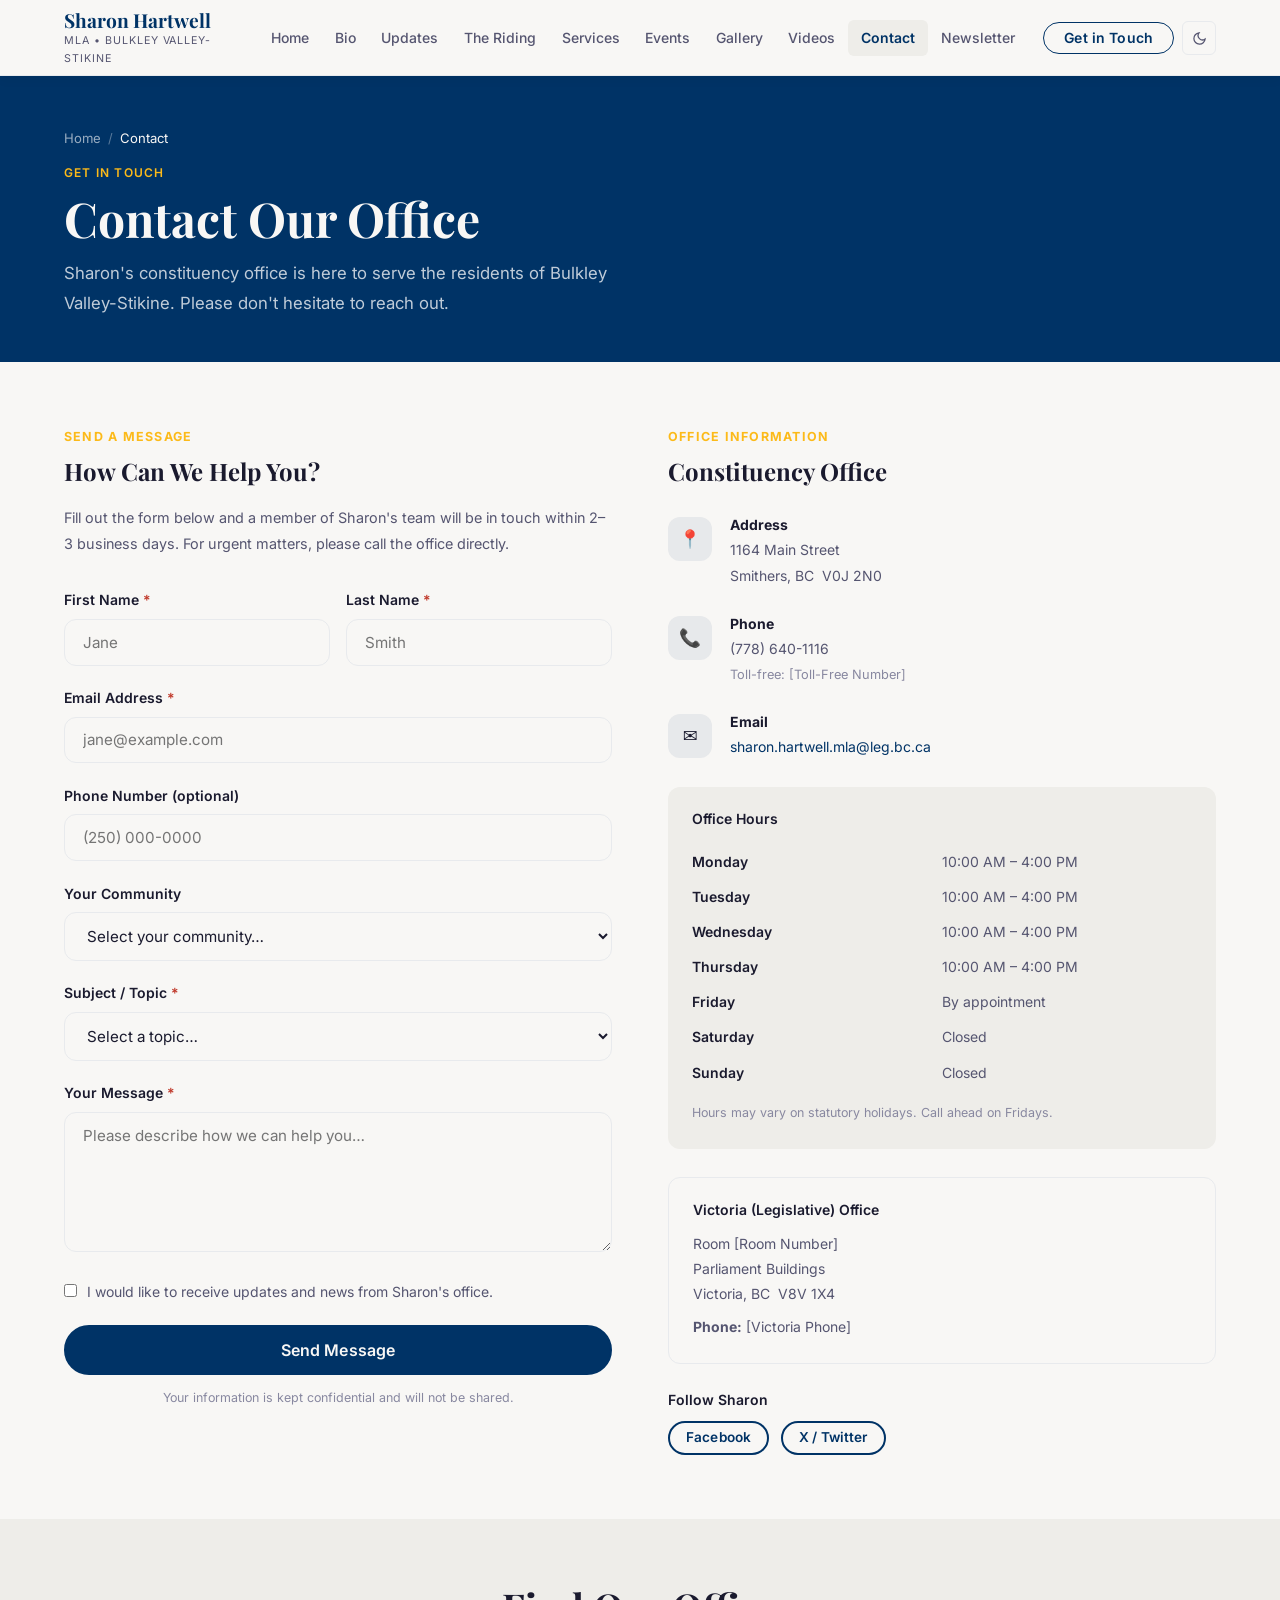
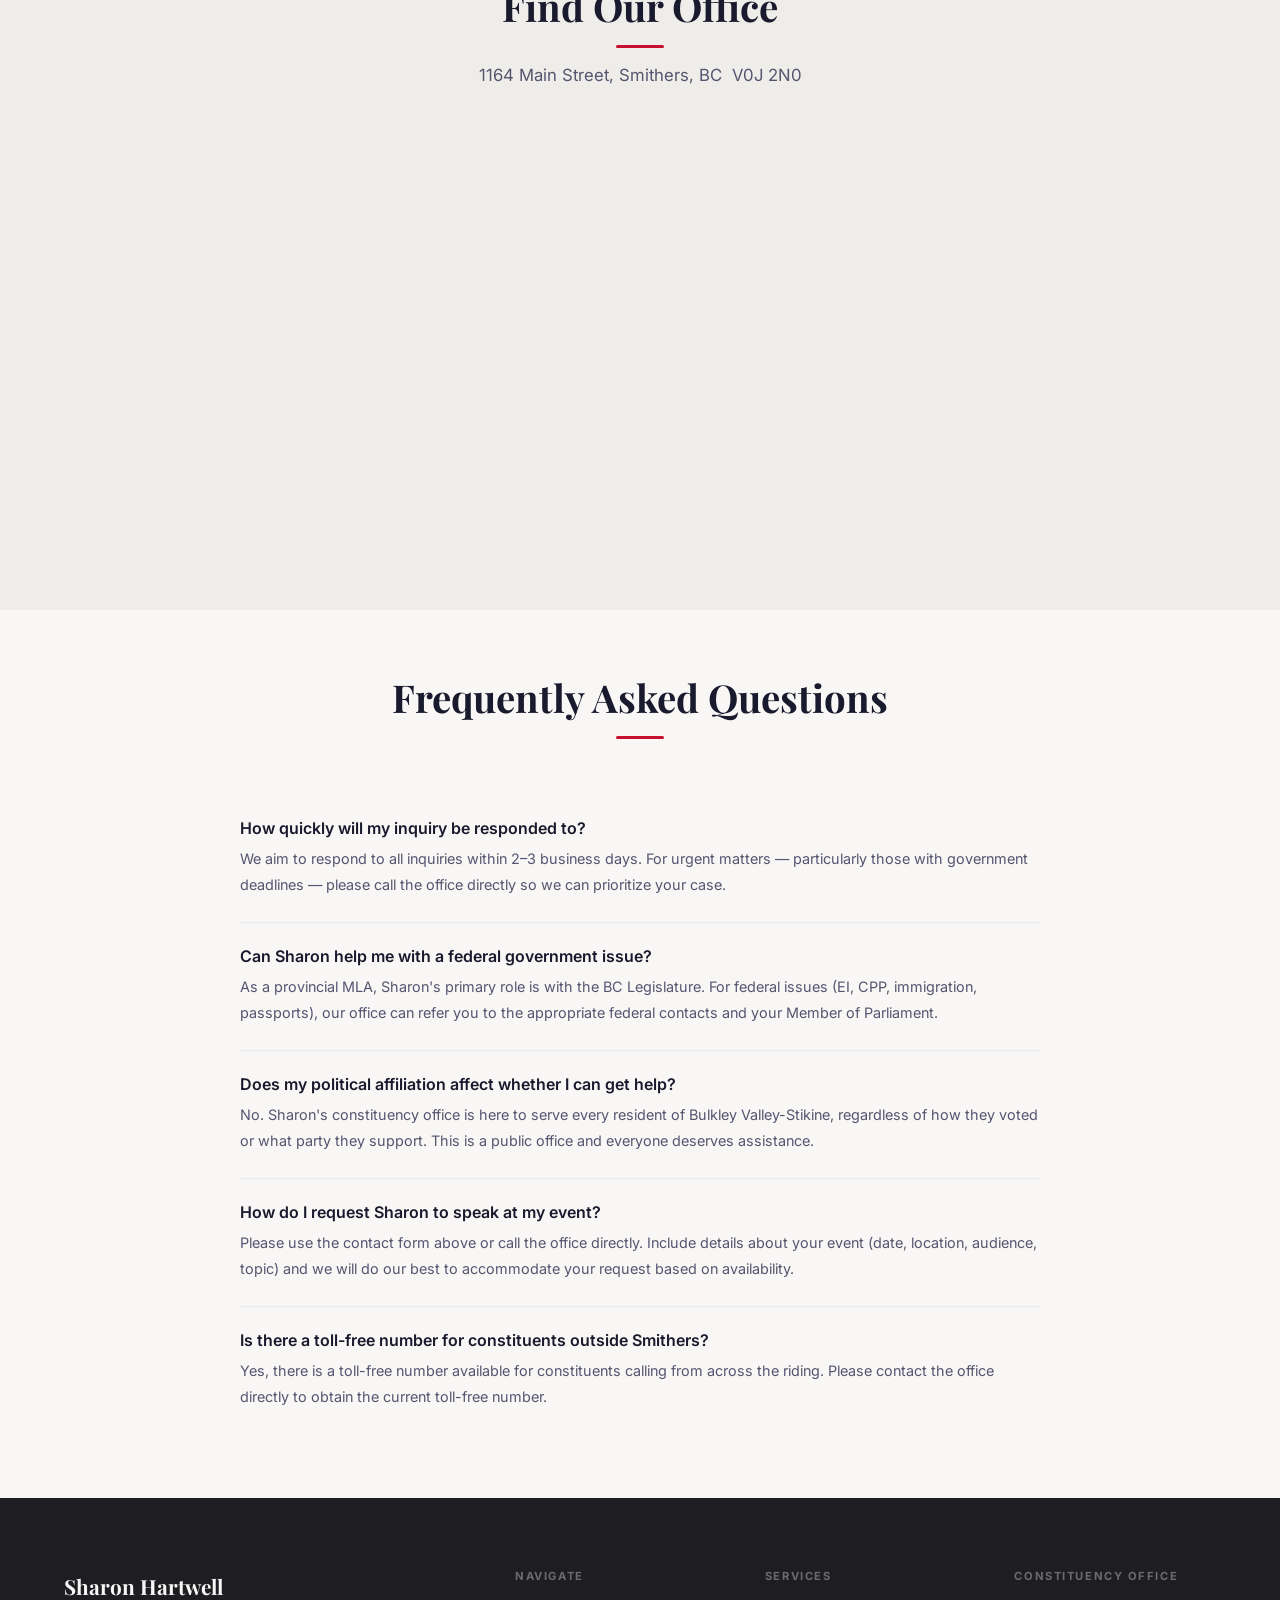
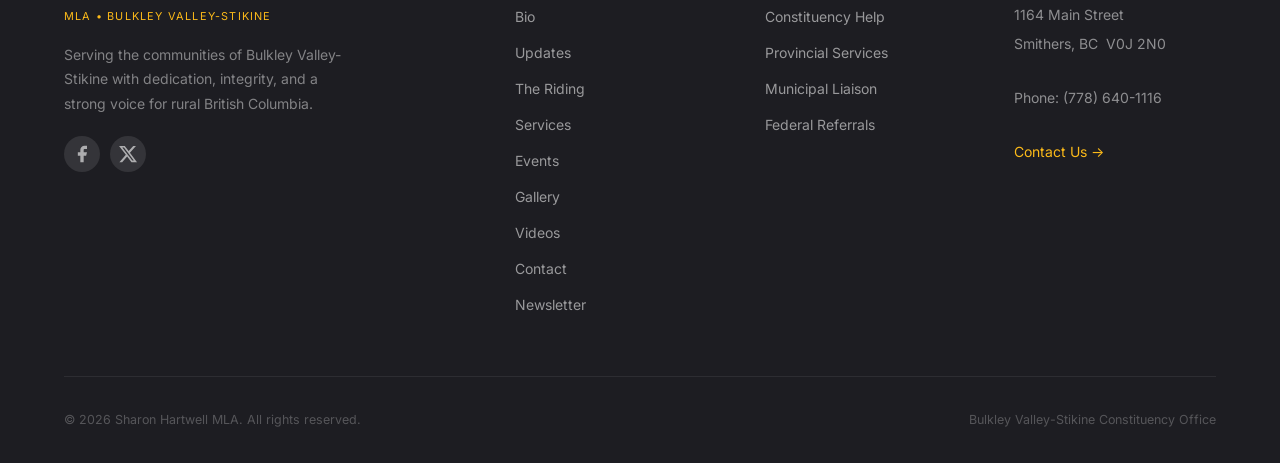
<file: contact.html>
<!DOCTYPE html>
<html lang="en">
<head>
  <meta charset="UTF-8" />
  <meta name="viewport" content="width=device-width, initial-scale=1.0" />
  <title>Contact | Sharon Hartwell MLA</title>
  <meta name="description" content="Contact Sharon Hartwell's constituency office in Smithers, BC. We are here to help residents of Bulkley Valley-Stikine." />
  <link rel="preconnect" href="https://fonts.googleapis.com" />
  <link rel="preconnect" href="https://fonts.gstatic.com" crossorigin />
  <link href="https://fonts.googleapis.com/css2?family=Inter:wght@400;500;600;700&family=Playfair+Display:wght@400;700&display=swap" rel="stylesheet" />
  <link rel="icon" type="image/svg+xml" href="images/favicon.svg" />
  <!-- Open Graph / social sharing -->
  <meta property="og:type"        content="website" />
  <meta property="og:title"       content="Contact | Sharon Hartwell MLA" />
  <meta property="og:description" content="Contact Sharon Hartwell's constituency office in Smithers, BC. Office hours Mon–Thu 10 AM–4 PM, Fri by appointment." />
  <meta property="og:image"       content="images/og-image.jpg" />
  <meta name="twitter:card"       content="summary_large_image" />
  <link rel="stylesheet" href="css/styles.css" />
</head>
<body>

  <!-- ── Header ──────────────────────────────────────────── -->
  <header class="site-header">
    <div class="nav-inner">
      <a href="index.html" class="nav-brand">
        <span class="nav-brand__name">Sharon Hartwell</span>
        <span class="nav-brand__title">MLA &bull; Bulkley Valley-Stikine</span>
      </a>
      <nav class="nav-links" role="navigation" aria-label="Main navigation">
        <a href="index.html">Home</a>
        <a href="bio.html">Bio</a>
        <a href="updates.html">Updates</a>
        <a href="riding.html">The Riding</a>
        <a href="services.html">Services</a>
        <a href="events.html">Events</a>
        <a href="gallery.html">Gallery</a>
        <a href="videos.html">Videos</a>
        <a href="contact.html" class="active">Contact</a>
        <a href="newsletter.html">Newsletter</a>
      </nav>
      <a href="contact.html" class="btn btn--primary nav-cta">Get in Touch</a>
      <button class="nav-toggle" aria-label="Toggle navigation" aria-expanded="false">
        <span></span><span></span><span></span>
      </button>
    </div>
  </header>
  <nav class="mobile-menu" role="navigation" aria-label="Mobile navigation">
    <a href="index.html">Home</a>
    <a href="bio.html">Bio</a>
    <a href="updates.html">Updates</a>
    <a href="riding.html">The Riding</a>
    <a href="services.html">Services</a>
    <a href="events.html">Events</a>
    <a href="gallery.html">Gallery</a>
    <a href="videos.html">Videos</a>
    <a href="contact.html">Contact</a>
    <a href="newsletter.html">Newsletter</a>
  </nav>

  <main>

    <!-- ── Page Hero ─────────────────────────────────────── -->
    <section class="page-hero">
      <div class="container">
        <nav class="breadcrumb" aria-label="Breadcrumb">
          <a href="index.html">Home</a>
          <span class="sep">/</span>
          <span class="current">Contact</span>
        </nav>
        <div class="page-hero__eyebrow">Get in Touch</div>
        <h1>Contact Our Office</h1>
        <p>Sharon's constituency office is here to serve the residents of Bulkley Valley-Stikine. Please don't hesitate to reach out.</p>
      </div>
    </section>

    <!-- ── Contact Main ──────────────────────────────────── -->
    <section class="section">
      <div class="container">
        <div class="contact-grid">

          <!-- Contact Form -->
          <div>
            <p style="font-size:0.78rem;font-weight:700;text-transform:uppercase;letter-spacing:0.1em;color:var(--bc-gold);margin-bottom:0.5rem;">Send a Message</p>
            <h2 style="font-size:1.5rem; margin-bottom:1.25rem;">How Can We Help You?</h2>
            <p style="margin-bottom:2rem; font-size:0.9rem;">Fill out the form below and a member of Sharon's team will be in touch within 2–3 business days. For urgent matters, please call the office directly.</p>

            <form class="contact-form" novalidate>
              <div class="form-row">
                <div class="form-group">
                  <label for="firstName">First Name <span style="color:#c0392b">*</span></label>
                  <input type="text" id="firstName" name="firstName" placeholder="Jane" required />
                </div>
                <div class="form-group">
                  <label for="lastName">Last Name <span style="color:#c0392b">*</span></label>
                  <input type="text" id="lastName" name="lastName" placeholder="Smith" required />
                </div>
              </div>

              <div class="form-group">
                <label for="email">Email Address <span style="color:#c0392b">*</span></label>
                <input type="email" id="email" name="email" placeholder="jane@example.com" required />
              </div>

              <div class="form-group">
                <label for="phone">Phone Number (optional)</label>
                <input type="tel" id="phone" name="phone" placeholder="(250) 000-0000" />
              </div>

              <div class="form-group">
                <label for="community">Your Community</label>
                <select id="community" name="community">
                  <option value="">Select your community…</option>
                  <option>Smithers</option>
                  <option>Burns Lake</option>
                  <option>Houston</option>
                  <option>Telkwa</option>
                  <option>Granisle</option>
                  <option>Hazelton</option>
                  <option>New Hazelton</option>
                  <option>South Hazelton</option>
                  <option>Dease Lake</option>
                  <option>Telegraph Creek</option>
                  <option>Other</option>
                </select>
              </div>

              <div class="form-group">
                <label for="subject">Subject / Topic <span style="color:#c0392b">*</span></label>
                <select id="subject" name="subject" required>
                  <option value="">Select a topic…</option>
                  <option>Constituency Assistance</option>
                  <option>Provincial Government Services</option>
                  <option>Healthcare</option>
                  <option>Roads &amp; Infrastructure</option>
                  <option>Housing</option>
                  <option>Income &amp; Social Assistance</option>
                  <option>Education</option>
                  <option>Small Business</option>
                  <option>Agriculture</option>
                  <option>Natural Resources &amp; Environment</option>
                  <option>Senior Services</option>
                  <option>Event / Meeting Request</option>
                  <option>Media Inquiry</option>
                  <option>General Feedback</option>
                  <option>Other</option>
                </select>
              </div>

              <div class="form-group">
                <label for="message">Your Message <span style="color:#c0392b">*</span></label>
                <textarea id="message" name="message" placeholder="Please describe how we can help you…" required></textarea>
              </div>

              <div class="form-group">
                <label style="display:flex; align-items:flex-start; gap:0.65rem; cursor:pointer;">
                  <input type="checkbox" name="updates" style="width:auto; margin-top:0.2rem;" />
                  <span style="font-size:0.875rem; font-weight:400; color:var(--medium-text);">I would like to receive updates and news from Sharon's office.</span>
                </label>
              </div>

              <button type="submit" class="btn btn--primary btn--lg" style="width:100%; justify-content:center;">
                Send Message
              </button>

              <p style="font-size:0.78rem; color:var(--light-text); margin-top:0.75rem; text-align:center;">
                Your information is kept confidential and will not be shared.
              </p>
            </form>
          </div>

          <!-- Contact Info -->
          <div>
            <p style="font-size:0.78rem;font-weight:700;text-transform:uppercase;letter-spacing:0.1em;color:var(--bc-gold);margin-bottom:0.5rem;">Office Information</p>
            <h2 style="font-size:1.5rem; margin-bottom:2rem;">Constituency Office</h2>

            <div class="contact-info__item">
              <div class="contact-info__icon">&#128205;</div>
              <div class="contact-info__text">
                <h4>Address</h4>
                <p>1164 Main Street<br />Smithers, BC &nbsp;V0J 2N0</p>
              </div>
            </div>

            <div class="contact-info__item">
              <div class="contact-info__icon">&#128222;</div>
              <div class="contact-info__text">
                <h4>Phone</h4>
                <p><a href="tel:+17786401116" style="color:inherit;">(778) 640-1116</a><br /><span style="font-size:0.8rem; color:var(--light-text);">Toll-free: [Toll-Free Number]</span></p>
              </div>
            </div>

            <div class="contact-info__item">
              <div class="contact-info__icon">&#9993;</div>
              <div class="contact-info__text">
                <h4>Email</h4>
                <p><a href="mailto:sharon.hartwell.mla@leg.bc.ca">sharon.hartwell.mla@leg.bc.ca</a></p>
              </div>
            </div>

            <div style="background:var(--light-bg); padding:1.5rem; border-radius:var(--radius-lg); margin-bottom:1.75rem;">
              <h4 style="font-family:'Inter',sans-serif; font-size:0.875rem; font-weight:600; margin-bottom:1rem;">Office Hours</h4>
              <table class="hours-table">
                <tr><td>Monday</td><td>10:00 AM – 4:00 PM</td></tr>
                <tr><td>Tuesday</td><td>10:00 AM – 4:00 PM</td></tr>
                <tr><td>Wednesday</td><td>10:00 AM – 4:00 PM</td></tr>
                <tr><td>Thursday</td><td>10:00 AM – 4:00 PM</td></tr>
                <tr><td>Friday</td><td>By appointment</td></tr>
                <tr><td>Saturday</td><td>Closed</td></tr>
                <tr><td>Sunday</td><td>Closed</td></tr>
              </table>
              <p style="font-size:0.78rem; color:var(--light-text); margin-top:0.75rem; margin-bottom:0;">Hours may vary on statutory holidays. Call ahead on Fridays.</p>
            </div>

            <!-- Legislative Office -->
            <div style="padding:1.5rem; border:1px solid var(--border); border-radius:var(--radius-lg); margin-bottom:1.75rem;">
              <h4 style="font-family:'Inter',sans-serif; font-size:0.875rem; font-weight:600; margin-bottom:0.75rem;">Victoria (Legislative) Office</h4>
              <p style="font-size:0.875rem; margin-bottom:0.35rem;">Room [Room Number]<br />Parliament Buildings<br />Victoria, BC &nbsp;V8V 1X4</p>
              <p style="font-size:0.875rem; margin-top:0.5rem;"><strong>Phone:</strong> [Victoria Phone]</p>
            </div>

            <!-- Social Media -->
            <div>
              <h4 style="font-family:'Inter',sans-serif; font-size:0.875rem; font-weight:600; margin-bottom:0.75rem;">Follow Sharon</h4>
              <div style="display:flex; gap:0.75rem; flex-wrap:wrap;">
                <a href="https://www.facebook.com/p/Sharon-Hartwell-MLA-Bulkley-Valley-Stikine-61552851267530/" target="_blank" rel="noopener noreferrer" class="btn btn--outline" style="padding:0.5rem 1rem; font-size:0.85rem;">Facebook</a>
                <a href="https://x.com/SharonMLA" target="_blank" rel="noopener noreferrer" class="btn btn--outline" style="padding:0.5rem 1rem; font-size:0.85rem;">X / Twitter</a>
              </div>
            </div>

          </div>

        </div>
      </div>
    </section>

    <!-- ── Map ───────────────────────────────────────────── -->
    <section class="section section--light">
      <div class="container">
        <div class="section-header">
          <h2>Find Our Office</h2>
          <div class="divider"></div>
          <p>1164 Main Street, Smithers, BC &nbsp;V0J 2N0</p>
        </div>

        <iframe
          src="https://maps.google.com/maps?q=1164+Main+Street,+Smithers,+BC+V0J+2N0,+Canada&output=embed"
          width="100%"
          height="400"
          style="border:0; border-radius:var(--radius-lg); display:block;"
          allowfullscreen=""
          loading="lazy"
          referrerpolicy="no-referrer-when-downgrade"
          title="Constituency Office Location">
        </iframe>

      </div>
    </section>

    <!-- ── FAQ ───────────────────────────────────────────── -->
    <section class="section">
      <div class="container">
        <div class="section-header">
          <h2>Frequently Asked Questions</h2>
          <div class="divider"></div>
        </div>
        <div style="max-width:800px; margin:0 auto;">

          <div style="border-bottom:1px solid var(--border); padding:1.5rem 0;">
            <h3 style="font-family:'Inter',sans-serif; font-size:1rem; font-weight:600; margin-bottom:0.5rem;">How quickly will my inquiry be responded to?</h3>
            <p style="font-size:0.9rem;">We aim to respond to all inquiries within 2–3 business days. For urgent matters — particularly those with government deadlines — please call the office directly so we can prioritize your case.</p>
          </div>

          <div style="border-bottom:1px solid var(--border); padding:1.5rem 0;">
            <h3 style="font-family:'Inter',sans-serif; font-size:1rem; font-weight:600; margin-bottom:0.5rem;">Can Sharon help me with a federal government issue?</h3>
            <p style="font-size:0.9rem;">As a provincial MLA, Sharon's primary role is with the BC Legislature. For federal issues (EI, CPP, immigration, passports), our office can refer you to the appropriate federal contacts and your Member of Parliament.</p>
          </div>

          <div style="border-bottom:1px solid var(--border); padding:1.5rem 0;">
            <h3 style="font-family:'Inter',sans-serif; font-size:1rem; font-weight:600; margin-bottom:0.5rem;">Does my political affiliation affect whether I can get help?</h3>
            <p style="font-size:0.9rem;">No. Sharon's constituency office is here to serve every resident of Bulkley Valley-Stikine, regardless of how they voted or what party they support. This is a public office and everyone deserves assistance.</p>
          </div>

          <div style="border-bottom:1px solid var(--border); padding:1.5rem 0;">
            <h3 style="font-family:'Inter',sans-serif; font-size:1rem; font-weight:600; margin-bottom:0.5rem;">How do I request Sharon to speak at my event?</h3>
            <p style="font-size:0.9rem;">Please use the contact form above or call the office directly. Include details about your event (date, location, audience, topic) and we will do our best to accommodate your request based on availability.</p>
          </div>

          <div style="padding:1.5rem 0;">
            <h3 style="font-family:'Inter',sans-serif; font-size:1rem; font-weight:600; margin-bottom:0.5rem;">Is there a toll-free number for constituents outside Smithers?</h3>
            <p style="font-size:0.9rem;">Yes, there is a toll-free number available for constituents calling from across the riding. Please contact the office directly to obtain the current toll-free number.</p>
          </div>

        </div>
      </div>
    </section>

  </main>

  <!-- ── Footer ─────────────────────────────────────────── -->
  <footer class="site-footer">
    <div class="container">
      <div class="footer-grid">
        <div class="footer-brand">
          <div class="footer-brand__name">Sharon Hartwell</div>
          <div class="footer-brand__title">MLA &bull; Bulkley Valley-Stikine</div>
          <p>Serving the communities of Bulkley Valley-Stikine with dedication, integrity, and a strong voice for rural British Columbia.</p>
          <div class="social-icons">
            <a href="https://www.facebook.com/p/Sharon-Hartwell-MLA-Bulkley-Valley-Stikine-61552851267530/" target="_blank" rel="noopener noreferrer" aria-label="Facebook">
              <svg width="20" height="20" viewBox="0 0 24 24" fill="currentColor"><path d="M18 2h-3a5 5 0 0 0-5 5v3H7v4h3v8h4v-8h3l1-4h-4V7a1 1 0 0 1 1-1h3z"/></svg>
            </a>
            <a href="https://x.com/SharonMLA" target="_blank" rel="noopener noreferrer" aria-label="X (Twitter)">
              <svg width="20" height="20" viewBox="0 0 24 24" fill="currentColor"><path d="M18.244 2.25h3.308l-7.227 8.26 8.502 11.24H16.17l-5.214-6.817L4.99 21.75H1.68l7.73-8.835L1.254 2.25H8.08l4.713 6.231zm-1.161 17.52h1.833L7.084 4.126H5.117z"/></svg>
            </a>
          </div>
        </div>
        <div class="footer-col">
          <h4>Navigate</h4>
          <ul>
            <li><a href="bio.html">Bio</a></li>
            <li><a href="updates.html">Updates</a></li>
            <li><a href="riding.html">The Riding</a></li>
            <li><a href="services.html">Services</a></li>
            <li><a href="events.html">Events</a></li>
            <li><a href="gallery.html">Gallery</a></li>
            <li><a href="videos.html">Videos</a></li>
            <li><a href="contact.html">Contact</a></li>
            <li><a href="newsletter.html">Newsletter</a></li>
          </ul>
        </div>
        <div class="footer-col">
          <h4>Services</h4>
          <ul>
            <li><a href="services.html">Constituency Help</a></li>
            <li><a href="services.html">Provincial Services</a></li>
            <li><a href="services.html">Municipal Liaison</a></li>
            <li><a href="services.html">Federal Referrals</a></li>
          </ul>
        </div>
        <div class="footer-col">
          <h4>Constituency Office</h4>
          <p>1164 Main Street</p>
          <p>Smithers, BC &nbsp;V0J 2N0</p>
          <br />
          <p>Phone: (778) 640-1116</p>
          <br />
          <p><a href="contact.html" class="footer-gold-link">Contact Us &rarr;</a></p>
        </div>
      </div>
      <div class="footer-bottom">
        <p>&copy; 2026 Sharon Hartwell MLA. All rights reserved.</p>
        <p>Bulkley Valley-Stikine Constituency Office</p>
      </div>
    </div>
  </footer>

  <script src="js/main.js"></script>
</body>
</html>
</file>
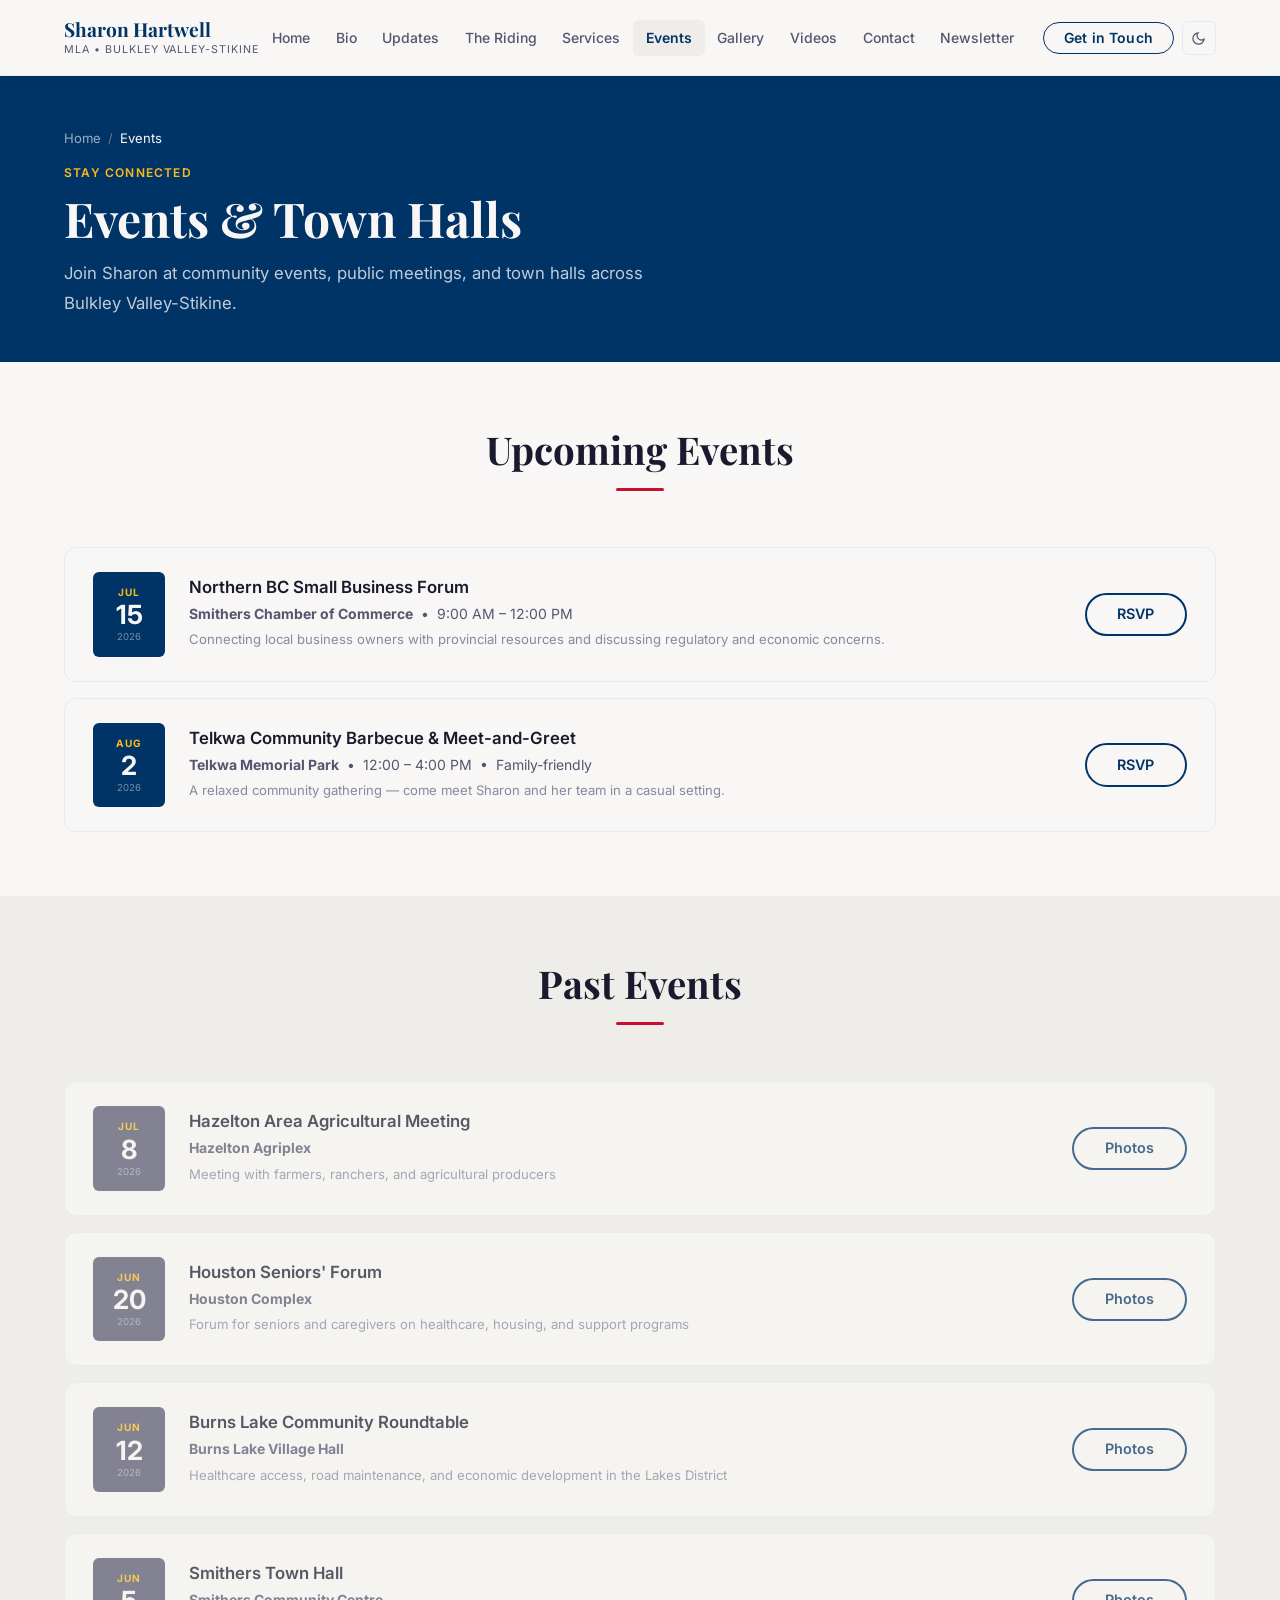
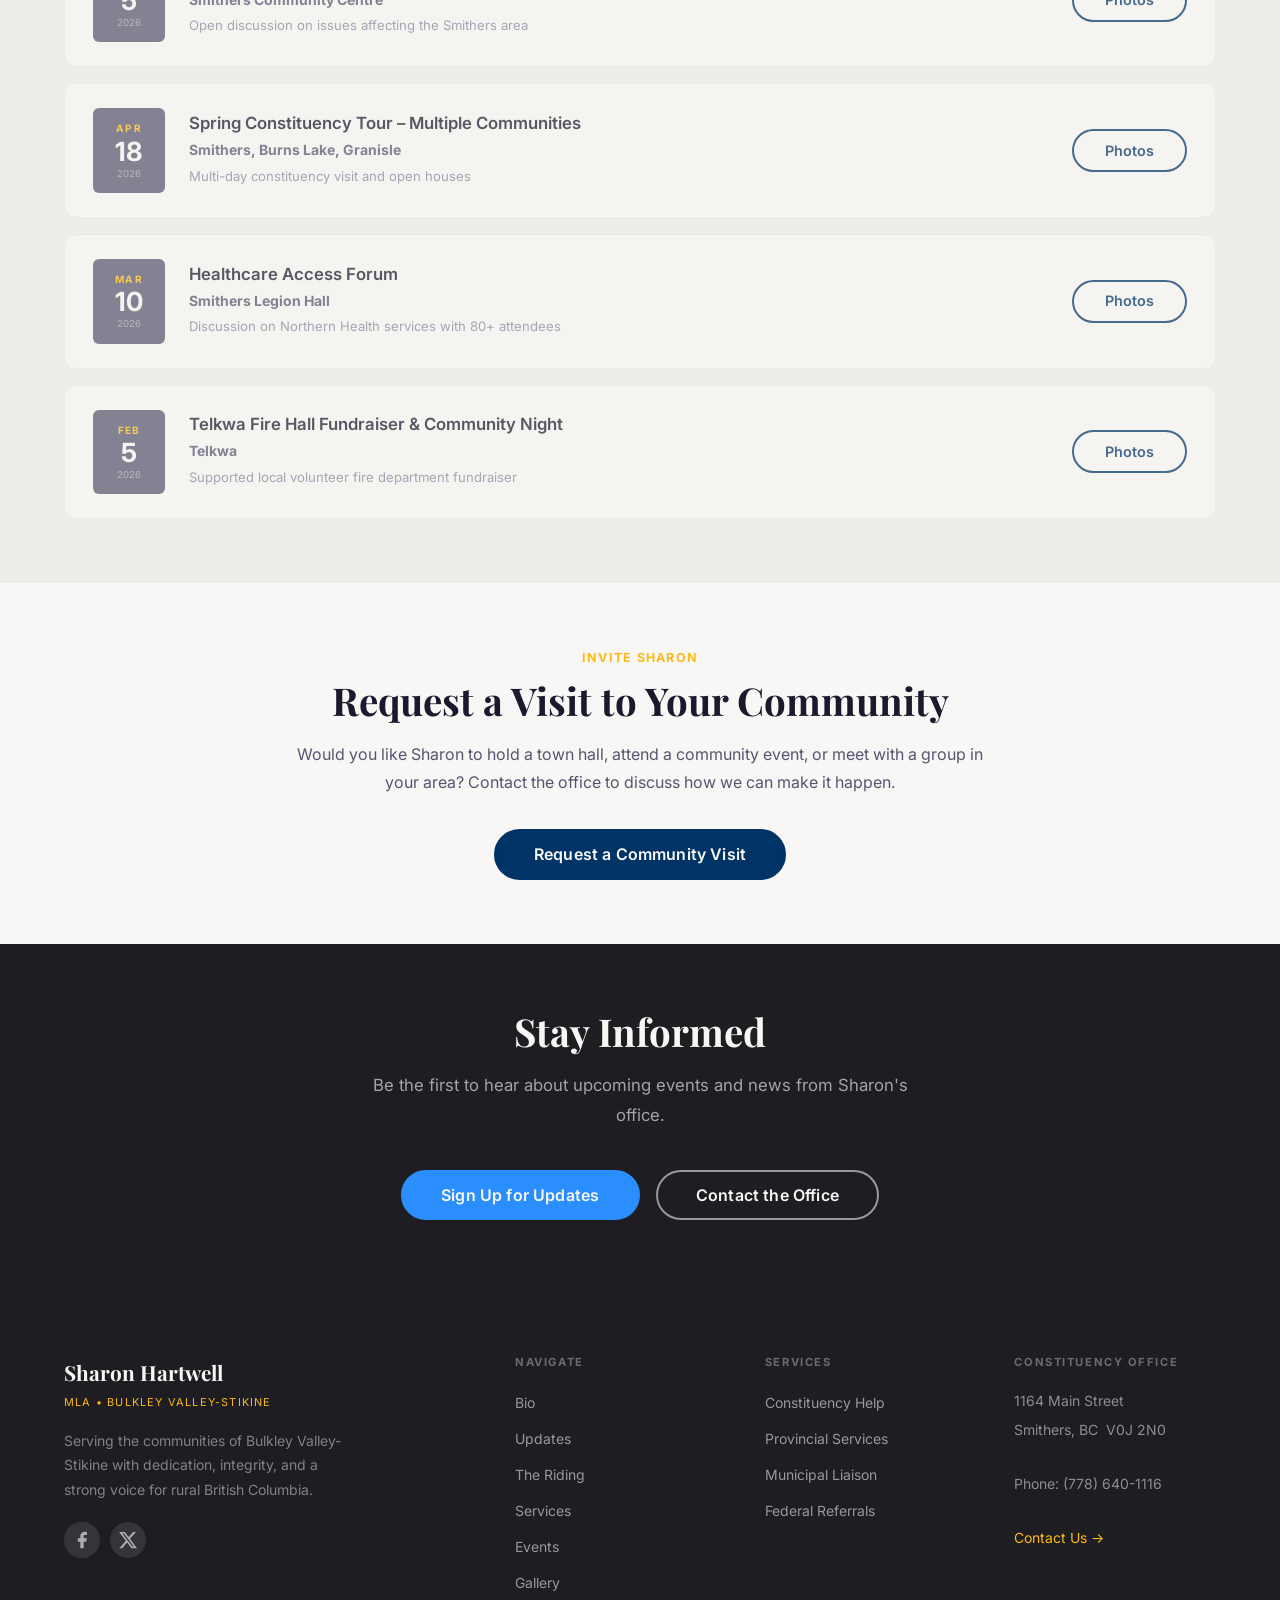
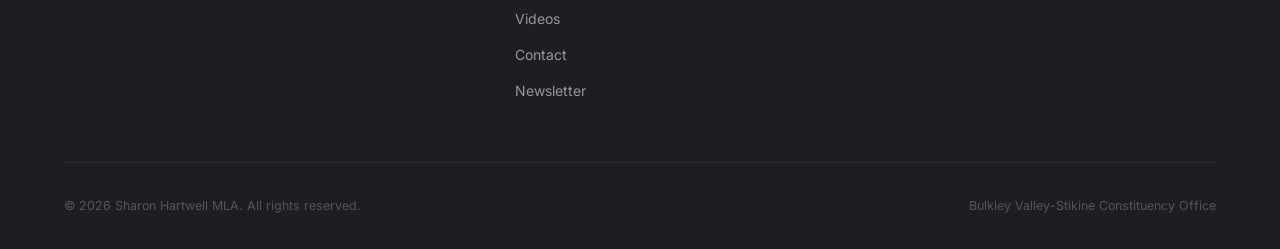
<file: events.html>
<!DOCTYPE html>
<html lang="en">
<head>
  <meta charset="UTF-8" />
  <meta name="viewport" content="width=device-width, initial-scale=1.0" />
  <title>Events | Sharon Hartwell MLA</title>
  <meta name="description" content="Upcoming community events, town halls, and public meetings with Sharon Hartwell, MLA for Bulkley Valley-Stikine." />
  <link rel="preconnect" href="https://fonts.googleapis.com" />
  <link rel="preconnect" href="https://fonts.gstatic.com" crossorigin />
  <link href="https://fonts.googleapis.com/css2?family=Inter:wght@400;500;600;700&family=Playfair+Display:wght@400;700&display=swap" rel="stylesheet" />
  <link rel="icon" type="image/svg+xml" href="images/favicon.svg" />
  <!-- Open Graph / social sharing -->
  <meta property="og:type"        content="website" />
  <meta property="og:title"       content="Events & Town Halls | Sharon Hartwell MLA" />
  <meta property="og:description" content="Upcoming community events, town halls, and meetings with Sharon Hartwell, MLA for Bulkley Valley-Stikine." />
  <meta property="og:image"       content="images/og-image.jpg" />
  <meta name="twitter:card"       content="summary_large_image" />
  <link rel="stylesheet" href="css/styles.css" />
</head>
<body>

  <!-- ── Header ──────────────────────────────────────────── -->
  <header class="site-header">
    <div class="nav-inner">
      <a href="index.html" class="nav-brand">
        <span class="nav-brand__name">Sharon Hartwell</span>
        <span class="nav-brand__title">MLA &bull; Bulkley Valley-Stikine</span>
      </a>
      <nav class="nav-links" role="navigation" aria-label="Main navigation">
        <a href="index.html">Home</a>
        <a href="bio.html">Bio</a>
        <a href="updates.html">Updates</a>
        <a href="riding.html">The Riding</a>
        <a href="services.html">Services</a>
        <a href="events.html" class="active">Events</a>
        <a href="gallery.html">Gallery</a>
        <a href="videos.html">Videos</a>
        <a href="contact.html">Contact</a>
        <a href="newsletter.html">Newsletter</a>
      </nav>
      <a href="contact.html" class="btn btn--primary nav-cta">Get in Touch</a>
      <button class="nav-toggle" aria-label="Toggle navigation" aria-expanded="false">
        <span></span><span></span><span></span>
      </button>
    </div>
  </header>
  <nav class="mobile-menu" role="navigation" aria-label="Mobile navigation">
    <a href="index.html">Home</a>
    <a href="bio.html">Bio</a>
    <a href="updates.html">Updates</a>
    <a href="riding.html">The Riding</a>
    <a href="services.html">Services</a>
    <a href="events.html">Events</a>
    <a href="gallery.html">Gallery</a>
    <a href="videos.html">Videos</a>
    <a href="contact.html">Contact</a>
    <a href="newsletter.html">Newsletter</a>
  </nav>

  <main>

    <!-- ── Page Hero ─────────────────────────────────────── -->
    <section class="page-hero">
      <div class="container">
        <nav class="breadcrumb" aria-label="Breadcrumb">
          <a href="index.html">Home</a>
          <span class="sep">/</span>
          <span class="current">Events</span>
        </nav>
        <div class="page-hero__eyebrow">Stay Connected</div>
        <h1>Events &amp; Town Halls</h1>
        <p>Join Sharon at community events, public meetings, and town halls across Bulkley Valley-Stikine.</p>
      </div>
    </section>

    <!-- ── Upcoming Events ───────────────────────────────── -->
    <section class="section">
      <div class="container">
        <div class="section-header">
          <h2>Upcoming Events</h2>
          <div class="divider"></div>
        </div>

        <div id="upcoming-events-list" class="events-list">
          <div style="padding:1.5rem;text-align:center;color:var(--light-text);font-size:0.875rem;">Loading events…</div>
        </div>
      </div>
    </section>

    <!-- ── Past Events ───────────────────────────────────── -->
    <section class="section section--light">
      <div class="container">
        <div class="section-header">
          <h2>Past Events</h2>
          <div class="divider"></div>
        </div>

        <div id="past-events-list" class="events-list">
          <div style="padding:1.5rem;text-align:center;color:var(--light-text);font-size:0.875rem;">Loading events…</div>
        </div>
      </div>
    </section>

    <!-- ── Request an Event ──────────────────────────────── -->
    <section class="section">
      <div class="container">
        <div style="max-width:700px; margin:0 auto; text-align:center;">
          <p style="font-size:0.78rem;font-weight:700;text-transform:uppercase;letter-spacing:0.1em;color:var(--bc-gold);margin-bottom:0.5rem;">Invite Sharon</p>
          <h2 style="margin-bottom:1rem;">Request a Visit to Your Community</h2>
          <p style="margin-bottom:2rem;">Would you like Sharon to hold a town hall, attend a community event, or meet with a group in your area? Contact the office to discuss how we can make it happen.</p>
          <a href="contact.html" class="btn btn--primary btn--lg">Request a Community Visit</a>
        </div>
      </div>
    </section>

    <!-- ── CTA ───────────────────────────────────────────── -->
    <section class="cta-section">
      <div class="container">
        <h2>Stay Informed</h2>
        <p>Be the first to hear about upcoming events and news from Sharon's office.</p>
        <div class="cta-buttons">
          <a href="contact.html" class="btn btn--gold btn--lg">Sign Up for Updates</a>
          <a href="contact.html" class="btn btn--outline-white btn--lg">Contact the Office</a>
        </div>
      </div>
    </section>

  </main>

  <!-- ── Footer ─────────────────────────────────────────── -->
  <footer class="site-footer">
    <div class="container">
      <div class="footer-grid">
        <div class="footer-brand">
          <div class="footer-brand__name">Sharon Hartwell</div>
          <div class="footer-brand__title">MLA &bull; Bulkley Valley-Stikine</div>
          <p>Serving the communities of Bulkley Valley-Stikine with dedication, integrity, and a strong voice for rural British Columbia.</p>
          <div class="social-icons">
            <a href="https://www.facebook.com/p/Sharon-Hartwell-MLA-Bulkley-Valley-Stikine-61552851267530/" target="_blank" rel="noopener noreferrer" aria-label="Facebook">
              <svg width="20" height="20" viewBox="0 0 24 24" fill="currentColor"><path d="M18 2h-3a5 5 0 0 0-5 5v3H7v4h3v8h4v-8h3l1-4h-4V7a1 1 0 0 1 1-1h3z"/></svg>
            </a>
            <a href="https://x.com/SharonMLA" target="_blank" rel="noopener noreferrer" aria-label="X (Twitter)">
              <svg width="20" height="20" viewBox="0 0 24 24" fill="currentColor"><path d="M18.244 2.25h3.308l-7.227 8.26 8.502 11.24H16.17l-5.214-6.817L4.99 21.75H1.68l7.73-8.835L1.254 2.25H8.08l4.713 6.231zm-1.161 17.52h1.833L7.084 4.126H5.117z"/></svg>
            </a>
          </div>
        </div>
        <div class="footer-col">
          <h4>Navigate</h4>
          <ul>
            <li><a href="bio.html">Bio</a></li>
            <li><a href="updates.html">Updates</a></li>
            <li><a href="riding.html">The Riding</a></li>
            <li><a href="services.html">Services</a></li>
            <li><a href="events.html">Events</a></li>
            <li><a href="gallery.html">Gallery</a></li>
            <li><a href="videos.html">Videos</a></li>
            <li><a href="contact.html">Contact</a></li>
            <li><a href="newsletter.html">Newsletter</a></li>
          </ul>
        </div>
        <div class="footer-col">
          <h4>Services</h4>
          <ul>
            <li><a href="services.html">Constituency Help</a></li>
            <li><a href="services.html">Provincial Services</a></li>
            <li><a href="services.html">Municipal Liaison</a></li>
            <li><a href="services.html">Federal Referrals</a></li>
          </ul>
        </div>
        <div class="footer-col">
          <h4>Constituency Office</h4>
          <p>1164 Main Street</p>
          <p>Smithers, BC &nbsp;V0J 2N0</p>
          <br />
          <p>Phone: (778) 640-1116</p>
          <br />
          <p><a href="contact.html" class="footer-gold-link">Contact Us &rarr;</a></p>
        </div>
      </div>
      <div class="footer-bottom">
        <p>&copy; 2026 Sharon Hartwell MLA. All rights reserved.</p>
        <p>Bulkley Valley-Stikine Constituency Office</p>
      </div>
    </div>
  </footer>

  <script src="js/main.js"></script>
  <script>
    fetch('data/events.json')
      .then(r => r.json())
      .then(data => {
        renderEventList('upcoming-events-list', data.upcoming, false);
        renderEventList('past-events-list', data.past, true);
      })
      .catch(() => {
        document.getElementById('upcoming-events-list').innerHTML = '<div style="padding:1rem;color:var(--light-text);">Events coming soon.</div>';
        document.getElementById('past-events-list').innerHTML = '';
      });

    function renderEventList(id, events, isPast) {
      const el = document.getElementById(id);
      if (!events || !events.length) { el.innerHTML = '<div style="padding:1rem;color:var(--light-text);font-size:0.875rem;">No events at this time.</div>'; return; }
      el.innerHTML = events.map(e => {
        const parts = [e.venue, e.time, e.tag].filter(Boolean);
        return `<div class="event-item"${isPast ? ' style="opacity:0.7;border-left-color:var(--border);"' : ''}>
          <div class="event-date"${isPast ? ' style="background:var(--medium-text);"' : ''}>
            <div class="event-date__month">${e.month}</div>
            <div class="event-date__day">${e.day}</div>
            <div class="event-date__year">${e.year}</div>
          </div>
          <div class="event-info">
            <h3>${e.title}</h3>
            <p><strong>${parts[0] || ''}</strong>${parts.slice(1).map(p => ' &nbsp;&bull;&nbsp; ' + p).join('')}${e.description ? '<br /><span style="font-size:0.82rem;color:var(--light-text);">' + e.description + '</span>' : ''}</p>
          </div>
          ${isPast
            ? '<a href="gallery.html" class="btn btn--outline" style="opacity:1;">Photos</a>'
            : '<a href="contact.html" class="btn btn--outline">RSVP</a>'}
        </div>`;
      }).join('');
    }
  </script>
</body>
</html>
</file>
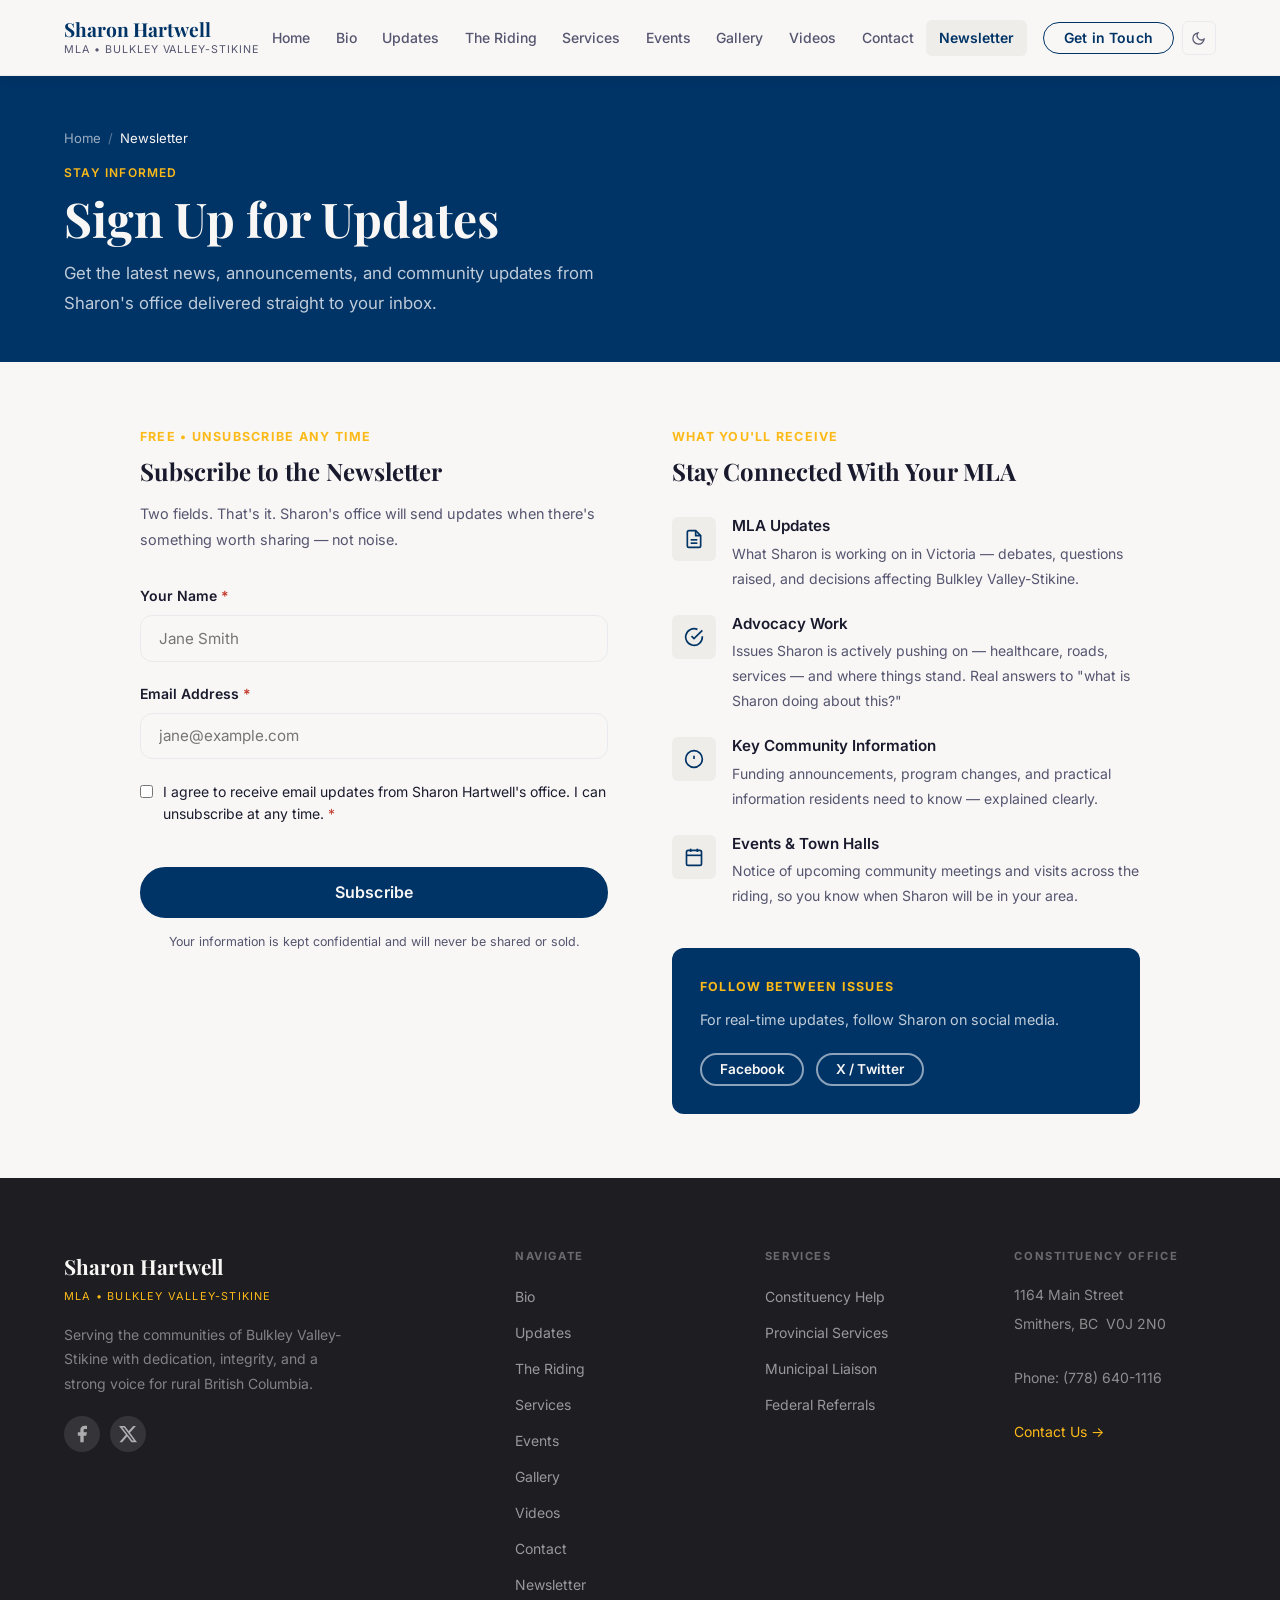
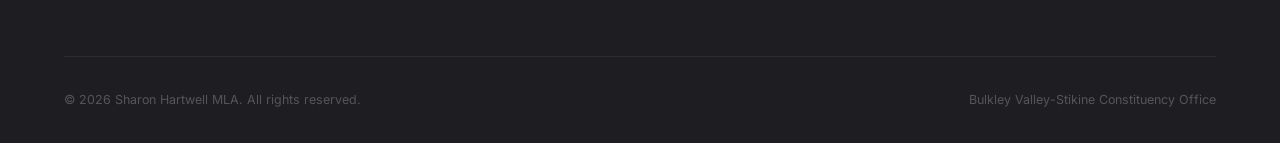
<file: newsletter.html>
<!DOCTYPE html>
<html lang="en">
<head>
  <meta charset="UTF-8" />
  <meta name="viewport" content="width=device-width, initial-scale=1.0" />
  <title>Newsletter Sign-Up | Sharon Hartwell MLA</title>
  <meta name="description" content="Sign up to receive updates and news from Sharon Hartwell, MLA for Bulkley Valley-Stikine." />
  <link rel="preconnect" href="https://fonts.googleapis.com" />
  <link rel="preconnect" href="https://fonts.gstatic.com" crossorigin />
  <link href="https://fonts.googleapis.com/css2?family=Inter:wght@400;500;600;700&family=Playfair+Display:wght@400;700&display=swap" rel="stylesheet" />
  <link rel="icon" type="image/svg+xml" href="images/favicon.svg" />
  <!-- Open Graph / social sharing -->
  <meta property="og:type"        content="website" />
  <meta property="og:title"       content="Newsletter | Sharon Hartwell MLA" />
  <meta property="og:description" content="Sign up to receive MLA updates, advocacy news, and community information from Sharon Hartwell's office." />
  <meta property="og:image"       content="images/og-image.jpg" />
  <meta name="twitter:card"       content="summary_large_image" />
  <link rel="stylesheet" href="css/styles.css" />
</head>
<body>

  <!-- ── Header ──────────────────────────────────────────── -->
  <header class="site-header">
    <div class="nav-inner">
      <a href="index.html" class="nav-brand">
        <span class="nav-brand__name">Sharon Hartwell</span>
        <span class="nav-brand__title">MLA &bull; Bulkley Valley-Stikine</span>
      </a>
      <nav class="nav-links" role="navigation" aria-label="Main navigation">
        <a href="index.html">Home</a>
        <a href="bio.html">Bio</a>
        <a href="updates.html">Updates</a>
        <a href="riding.html">The Riding</a>
        <a href="services.html">Services</a>
        <a href="events.html">Events</a>
        <a href="gallery.html">Gallery</a>
        <a href="videos.html">Videos</a>
        <a href="contact.html">Contact</a>
        <a href="newsletter.html" class="active">Newsletter</a>
      </nav>
      <a href="contact.html" class="btn btn--primary nav-cta">Get in Touch</a>
      <button class="nav-toggle" aria-label="Toggle navigation" aria-expanded="false">
        <span></span><span></span><span></span>
      </button>
    </div>
  </header>
  <nav class="mobile-menu" role="navigation" aria-label="Mobile navigation">
    <a href="index.html">Home</a>
    <a href="bio.html">Bio</a>
    <a href="updates.html">Updates</a>
    <a href="riding.html">The Riding</a>
    <a href="services.html">Services</a>
    <a href="events.html">Events</a>
    <a href="gallery.html">Gallery</a>
    <a href="videos.html">Videos</a>
    <a href="contact.html">Contact</a>
    <a href="newsletter.html">Newsletter</a>
  </nav>

  <main>

    <!-- ── Page Hero ─────────────────────────────────────── -->
    <section class="page-hero">
      <div class="container">
        <nav class="breadcrumb" aria-label="Breadcrumb">
          <a href="index.html">Home</a>
          <span class="sep">/</span>
          <span class="current">Newsletter</span>
        </nav>
        <div class="page-hero__eyebrow">Stay Informed</div>
        <h1>Sign Up for Updates</h1>
        <p>Get the latest news, announcements, and community updates from Sharon's office delivered straight to your inbox.</p>
      </div>
    </section>

    <!-- ── Sign-Up Form ───────────────────────────────────── -->
    <section class="section">
      <div class="container">
        <div class="two-col-grid" style="gap:4rem; max-width:1000px; margin:0 auto;">

          <!-- Form -->
          <div>
            <p style="font-size:0.78rem;font-weight:700;text-transform:uppercase;letter-spacing:0.1em;color:var(--bc-gold);margin-bottom:0.5rem;">Free &bull; Unsubscribe Any Time</p>
            <h2 style="font-size:1.5rem; margin-bottom:1rem;">Subscribe to the Newsletter</h2>
            <p style="margin-bottom:2rem; font-size:0.9rem;">Two fields. That's it. Sharon's office will send updates when there's something worth sharing — not noise.</p>

            <form class="contact-form" novalidate>

              <div class="form-group">
                <label for="name">Your Name <span style="color:#c0392b">*</span></label>
                <input type="text" id="name" name="name" placeholder="Jane Smith" required />
              </div>

              <div class="form-group">
                <label for="email">Email Address <span style="color:#c0392b">*</span></label>
                <input type="email" id="email" name="email" placeholder="jane@example.com" required />
              </div>

              <div class="form-group" style="margin-top:0.5rem;">
                <label style="display:flex; align-items:flex-start; gap:0.65rem; cursor:pointer; font-weight:400;">
                  <input type="checkbox" name="consent" required style="width:auto; margin-top:0.25rem; flex-shrink:0;" />
                  <span style="font-size:0.875rem;">I agree to receive email updates from Sharon Hartwell's office. I can unsubscribe at any time. <span style="color:#c0392b">*</span></span>
                </label>
              </div>

              <button type="submit" class="btn btn--primary btn--lg" style="width:100%; justify-content:center; margin-top:1.25rem;">
                Subscribe
              </button>

              <p style="font-size:0.78rem; color:var(--medium-text); margin-top:0.85rem; text-align:center;">
                Your information is kept confidential and will never be shared or sold.
              </p>
            </form>
          </div>

          <!-- What to Expect -->
          <div>
            <p style="font-size:0.78rem;font-weight:700;text-transform:uppercase;letter-spacing:0.1em;color:var(--bc-gold);margin-bottom:0.5rem;">What You'll Receive</p>
            <h2 style="font-size:1.5rem; margin-bottom:2rem;">Stay Connected With Your MLA</h2>

            <div style="display:flex; flex-direction:column; gap:1.5rem; margin-bottom:2.5rem;">

              <div style="display:flex; gap:1rem; align-items:flex-start;">
                <div style="flex-shrink:0; width:44px; height:44px; background:var(--light-bg); border-radius:var(--radius); display:flex; align-items:center; justify-content:center; color:var(--navy);">
                  <svg width="20" height="20" viewBox="0 0 24 24" fill="none" stroke="currentColor" stroke-width="2"><path d="M14 2H6a2 2 0 0 0-2 2v16a2 2 0 0 0 2 2h12a2 2 0 0 0 2-2V8z"/><polyline points="14 2 14 8 20 8"/><line x1="16" y1="13" x2="8" y2="13"/><line x1="16" y1="17" x2="8" y2="17"/></svg>
                </div>
                <div>
                  <h4 style="font-family:'Inter',sans-serif; font-size:0.95rem; font-weight:600; margin-bottom:0.3rem;">MLA Updates</h4>
                  <p style="font-size:0.875rem; margin:0;">What Sharon is working on in Victoria — debates, questions raised, and decisions affecting Bulkley Valley-Stikine.</p>
                </div>
              </div>

              <div style="display:flex; gap:1rem; align-items:flex-start;">
                <div style="flex-shrink:0; width:44px; height:44px; background:var(--light-bg); border-radius:var(--radius); display:flex; align-items:center; justify-content:center; color:var(--navy);">
                  <svg width="20" height="20" viewBox="0 0 24 24" fill="none" stroke="currentColor" stroke-width="2"><path d="M22 11.08V12a10 10 0 1 1-5.93-9.14"/><polyline points="22 4 12 14.01 9 11.01"/></svg>
                </div>
                <div>
                  <h4 style="font-family:'Inter',sans-serif; font-size:0.95rem; font-weight:600; margin-bottom:0.3rem;">Advocacy Work</h4>
                  <p style="font-size:0.875rem; margin:0;">Issues Sharon is actively pushing on — healthcare, roads, services — and where things stand. Real answers to "what is Sharon doing about this?"</p>
                </div>
              </div>

              <div style="display:flex; gap:1rem; align-items:flex-start;">
                <div style="flex-shrink:0; width:44px; height:44px; background:var(--light-bg); border-radius:var(--radius); display:flex; align-items:center; justify-content:center; color:var(--navy);">
                  <svg width="20" height="20" viewBox="0 0 24 24" fill="none" stroke="currentColor" stroke-width="2"><circle cx="12" cy="12" r="10"/><line x1="12" y1="8" x2="12" y2="12"/><line x1="12" y1="16" x2="12.01" y2="16"/></svg>
                </div>
                <div>
                  <h4 style="font-family:'Inter',sans-serif; font-size:0.95rem; font-weight:600; margin-bottom:0.3rem;">Key Community Information</h4>
                  <p style="font-size:0.875rem; margin:0;">Funding announcements, program changes, and practical information residents need to know — explained clearly.</p>
                </div>
              </div>

              <div style="display:flex; gap:1rem; align-items:flex-start;">
                <div style="flex-shrink:0; width:44px; height:44px; background:var(--light-bg); border-radius:var(--radius); display:flex; align-items:center; justify-content:center; color:var(--navy);">
                  <svg width="20" height="20" viewBox="0 0 24 24" fill="none" stroke="currentColor" stroke-width="2"><rect x="3" y="4" width="18" height="18" rx="2" ry="2"/><line x1="16" y1="2" x2="16" y2="6"/><line x1="8" y1="2" x2="8" y2="6"/><line x1="3" y1="10" x2="21" y2="10"/></svg>
                </div>
                <div>
                  <h4 style="font-family:'Inter',sans-serif; font-size:0.95rem; font-weight:600; margin-bottom:0.3rem;">Events &amp; Town Halls</h4>
                  <p style="font-size:0.875rem; margin:0;">Notice of upcoming community meetings and visits across the riding, so you know when Sharon will be in your area.</p>
                </div>
              </div>

            </div>

            <div style="background:var(--navy); padding:1.75rem; border-radius:var(--radius-lg);">
              <p style="font-size:0.78rem;font-weight:700;text-transform:uppercase;letter-spacing:0.1em;color:var(--bc-gold);margin-bottom:0.5rem;">Follow Between Issues</p>
              <p style="color:rgba(255,255,255,0.75); font-size:0.9rem; margin-bottom:1.25rem;">For real-time updates, follow Sharon on social media.</p>
              <div style="display:flex; gap:0.75rem; flex-wrap:wrap;">
                <a href="https://www.facebook.com/p/Sharon-Hartwell-MLA-Bulkley-Valley-Stikine-61552851267530/" target="_blank" rel="noopener noreferrer" class="btn btn--outline-white" style="padding:0.5rem 1.1rem; font-size:0.85rem;">Facebook</a>
                <a href="https://x.com/SharonMLA" target="_blank" rel="noopener noreferrer" class="btn btn--outline-white" style="padding:0.5rem 1.1rem; font-size:0.85rem;">X / Twitter</a>
              </div>
            </div>

          </div>
        </div>
      </div>
    </section>

    <!-- ── Newsletter Archive ──────────────────────────────── -->
    <section class="section section--light" id="archive-section" style="display:none;">
      <div class="container" style="max-width:820px; margin:0 auto;">
        <div class="section-header">
          <h2>Past Issues</h2>
          <div class="divider"></div>
        </div>
        <div id="newsletter-archive"></div>
      </div>
    </section>

  </main>

  <!-- ── Footer ─────────────────────────────────────────── -->
  <footer class="site-footer">
    <div class="container">
      <div class="footer-grid">
        <div class="footer-brand">
          <div class="footer-brand__name">Sharon Hartwell</div>
          <div class="footer-brand__title">MLA &bull; Bulkley Valley-Stikine</div>
          <p>Serving the communities of Bulkley Valley-Stikine with dedication, integrity, and a strong voice for rural British Columbia.</p>
          <div class="social-icons">
            <a href="https://www.facebook.com/p/Sharon-Hartwell-MLA-Bulkley-Valley-Stikine-61552851267530/" target="_blank" rel="noopener noreferrer" aria-label="Facebook">
              <svg width="20" height="20" viewBox="0 0 24 24" fill="currentColor"><path d="M18 2h-3a5 5 0 0 0-5 5v3H7v4h3v8h4v-8h3l1-4h-4V7a1 1 0 0 1 1-1h3z"/></svg>
            </a>
            <a href="https://x.com/SharonMLA" target="_blank" rel="noopener noreferrer" aria-label="X (Twitter)">
              <svg width="20" height="20" viewBox="0 0 24 24" fill="currentColor"><path d="M18.244 2.25h3.308l-7.227 8.26 8.502 11.24H16.17l-5.214-6.817L4.99 21.75H1.68l7.73-8.835L1.254 2.25H8.08l4.713 6.231zm-1.161 17.52h1.833L7.084 4.126H5.117z"/></svg>
            </a>
          </div>
        </div>
        <div class="footer-col">
          <h4>Navigate</h4>
          <ul>
            <li><a href="bio.html">Bio</a></li>
            <li><a href="updates.html">Updates</a></li>
            <li><a href="riding.html">The Riding</a></li>
            <li><a href="services.html">Services</a></li>
            <li><a href="events.html">Events</a></li>
            <li><a href="gallery.html">Gallery</a></li>
            <li><a href="videos.html">Videos</a></li>
            <li><a href="contact.html">Contact</a></li>
            <li><a href="newsletter.html">Newsletter</a></li>
          </ul>
        </div>
        <div class="footer-col">
          <h4>Services</h4>
          <ul>
            <li><a href="services.html">Constituency Help</a></li>
            <li><a href="services.html">Provincial Services</a></li>
            <li><a href="services.html">Municipal Liaison</a></li>
            <li><a href="services.html">Federal Referrals</a></li>
          </ul>
        </div>
        <div class="footer-col">
          <h4>Constituency Office</h4>
          <p>1164 Main Street</p>
          <p>Smithers, BC &nbsp;V0J 2N0</p>
          <br />
          <p>Phone: (778) 640-1116</p>
          <br />
          <p><a href="contact.html" class="footer-gold-link">Contact Us &rarr;</a></p>
        </div>
      </div>
      <div class="footer-bottom">
        <p>&copy; 2026 Sharon Hartwell MLA. All rights reserved.</p>
        <p>Bulkley Valley-Stikine Constituency Office</p>
      </div>
    </div>
  </footer>

  <script src="js/main.js"></script>
  <style>
    .nl-issue { background:var(--white); border:1px solid var(--border-color,#dde1e7); border-radius:var(--radius); margin-bottom:1rem; overflow:hidden; }
    .nl-issue__header { display:flex; align-items:center; justify-content:space-between; padding:1.1rem 1.5rem; cursor:pointer; gap:1rem; }
    .nl-issue__header:hover { background:#f9fafb; }
    .nl-issue__meta { flex:1; }
    .nl-issue__title { font-size:1rem; font-weight:600; margin-bottom:0.2rem; }
    .nl-issue__date  { font-size:0.78rem; color:var(--light-text,#6b7280); }
    .nl-issue__toggle { font-size:1.2rem; color:var(--navy); flex-shrink:0; transition:transform 0.2s; }
    .nl-issue__toggle.open { transform:rotate(180deg); }
    .nl-issue__body { display:none; padding:0 1.5rem 1.5rem; border-top:1px solid var(--border-color,#dde1e7); }
    .nl-issue__body.open { display:block; }
    .nl-issue__content { padding-top:1.25rem; font-size:0.9rem; line-height:1.8; color:var(--body-text,#1a1a2e); }
    .nl-issue__content h3 { font-size:1rem; margin:1rem 0 0.4rem; }
    .nl-issue__content ul { padding-left:1.25rem; margin:0.4rem 0; }
    .nl-issue__content p + p { margin-top:0.6rem; }
  </style>
  <script>
    fetch('data/newsletters.json')
      .then(r => r.json())
      .then(issues => {
        if (!issues.length) return;
        document.getElementById('archive-section').style.display = '';
        document.getElementById('newsletter-archive').innerHTML = issues.map((n, i) => `
          <div class="nl-issue">
            <div class="nl-issue__header" onclick="toggleNl(${i})">
              <div class="nl-issue__meta">
                <div class="nl-issue__title">${n.title.replace(/&/g,'&amp;').replace(/</g,'&lt;').replace(/>/g,'&gt;')}</div>
                <div class="nl-issue__date">${n.date.replace(/&/g,'&amp;').replace(/</g,'&lt;').replace(/>/g,'&gt;')}</div>
              </div>
              <span class="nl-issue__toggle" id="nlchev-${i}">&#8964;</span>
            </div>
            <div class="nl-issue__body" id="nlbody-${i}">
              <div class="nl-issue__content">${n.html}</div>
            </div>
          </div>`).join('');
      })
      .catch(() => {});

    function toggleNl(i) {
      const body = document.getElementById('nlbody-' + i);
      const chev = document.getElementById('nlchev-' + i);
      const open = body.classList.toggle('open');
      chev.classList.toggle('open', open);
    }
  </script>
</body>
</html>
</file>
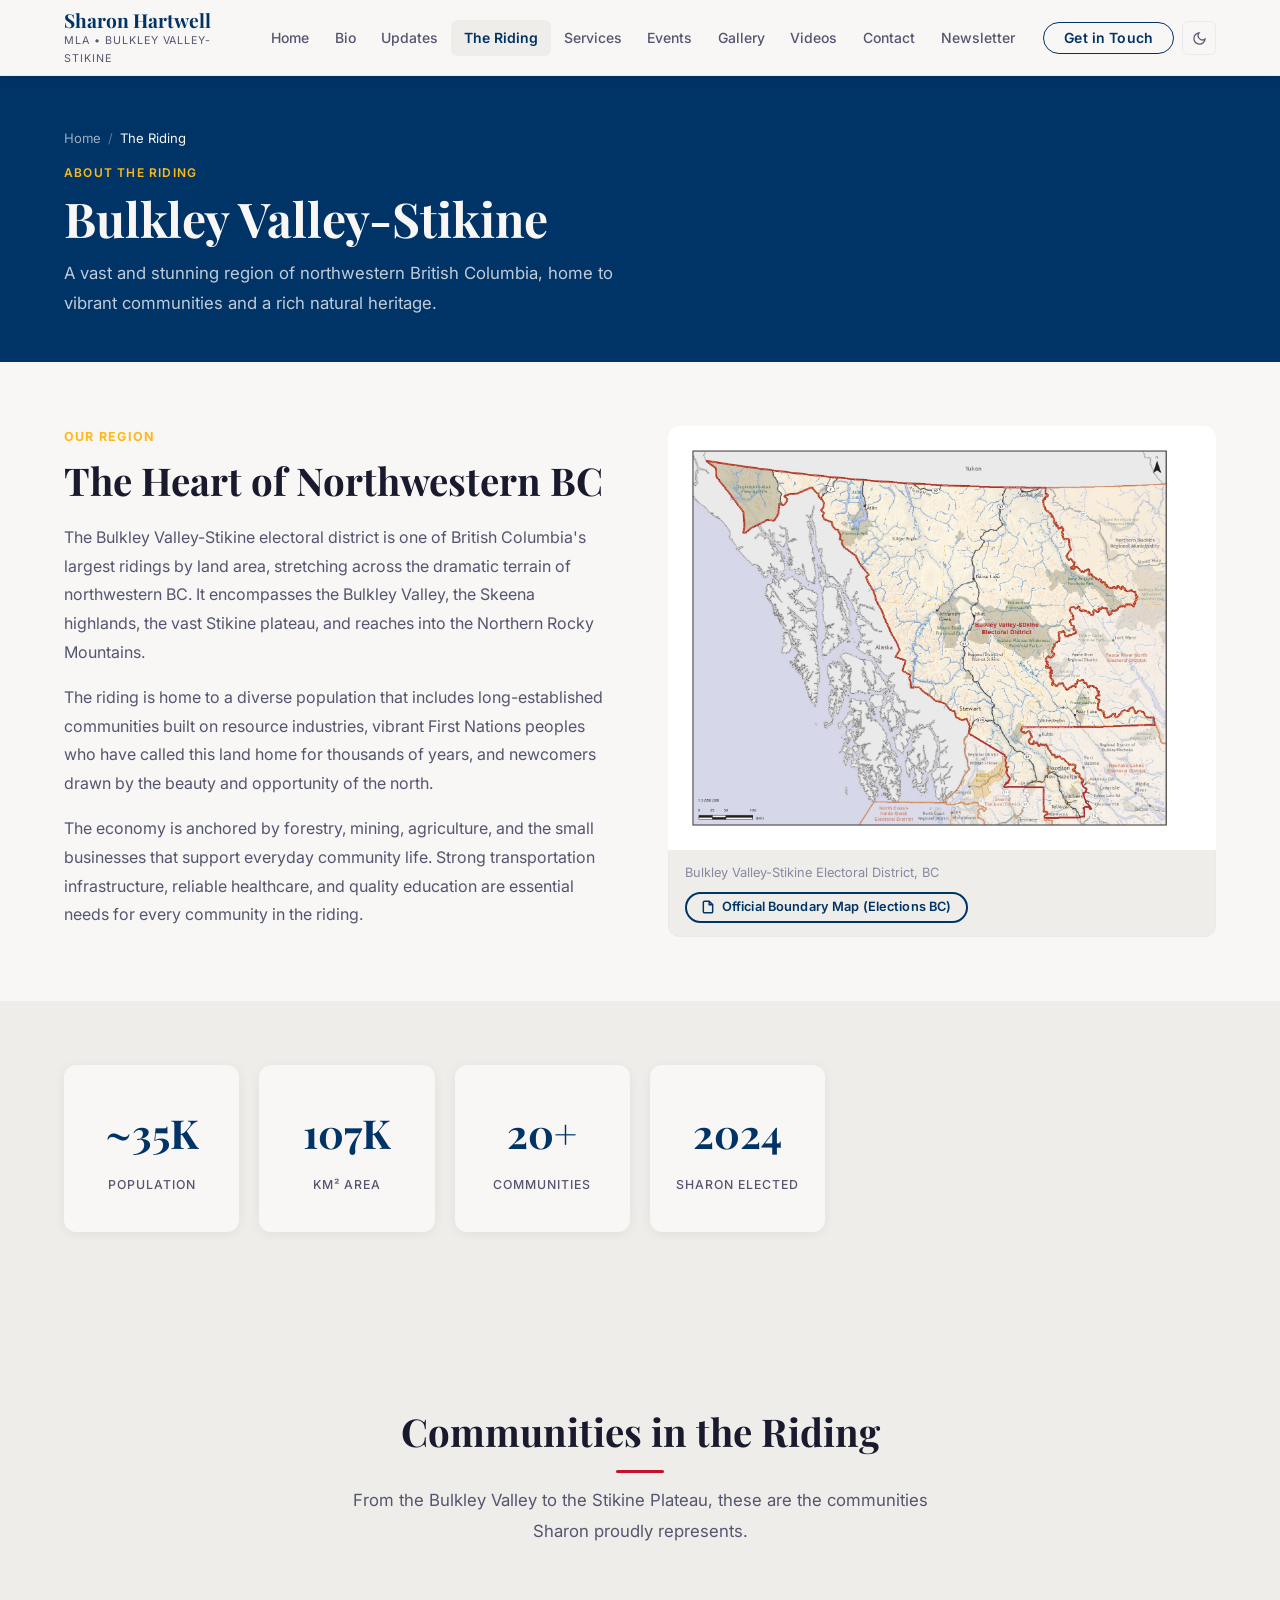
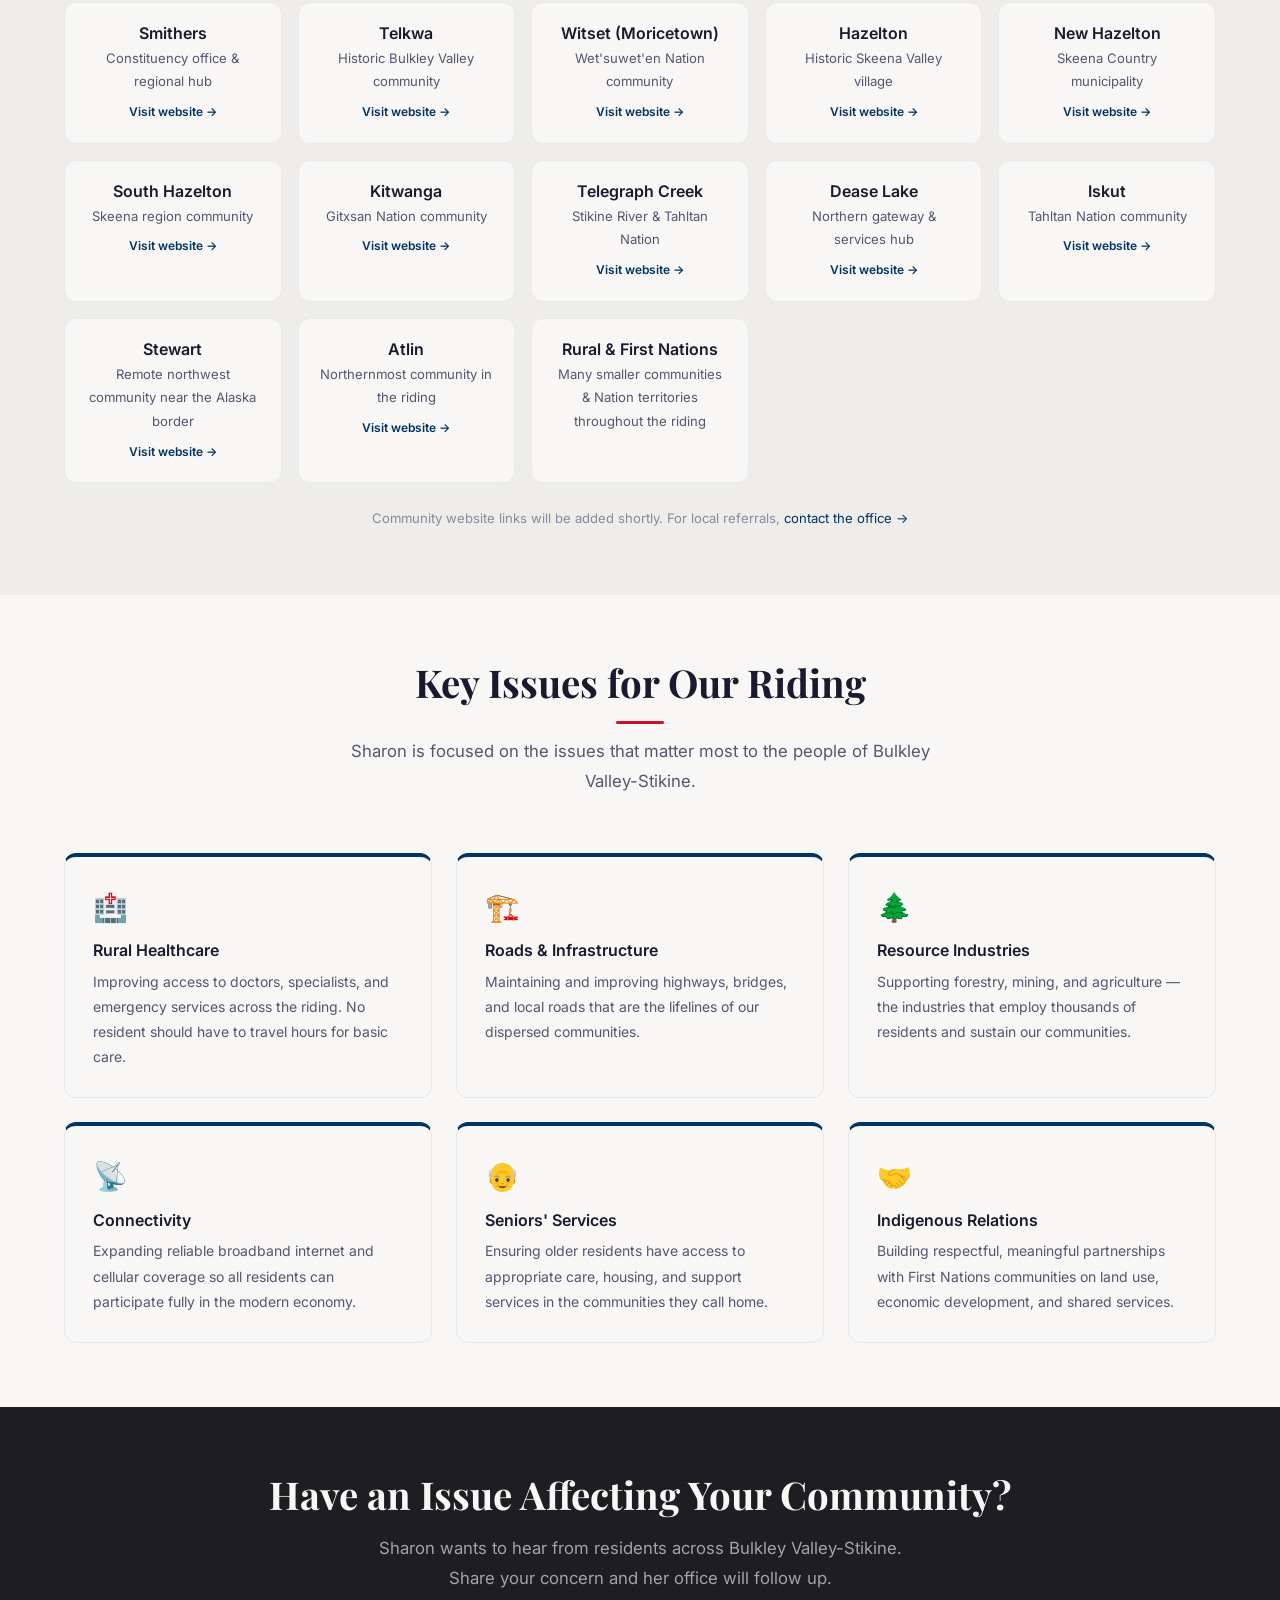
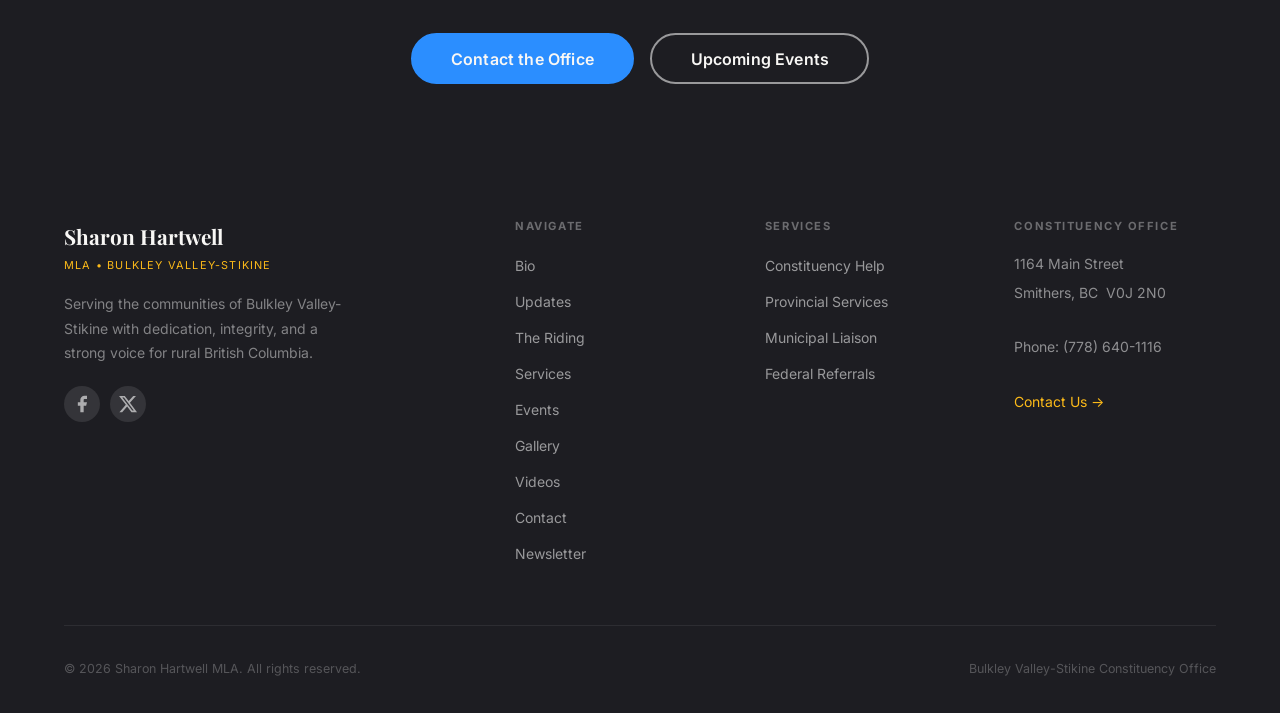
<file: riding.html>
<!DOCTYPE html>
<html lang="en">
<head>
  <meta charset="UTF-8" />
  <meta name="viewport" content="width=device-width, initial-scale=1.0" />
  <title>The Riding | Sharon Hartwell MLA</title>
  <meta name="description" content="Learn about the Bulkley Valley-Stikine riding – its communities, geography, and the people Sharon Hartwell represents." />
  <link rel="preconnect" href="https://fonts.googleapis.com" />
  <link rel="preconnect" href="https://fonts.gstatic.com" crossorigin />
  <link href="https://fonts.googleapis.com/css2?family=Inter:wght@400;500;600;700&family=Playfair+Display:wght@400;700&display=swap" rel="stylesheet" />
  <link rel="icon" type="image/svg+xml" href="images/favicon.svg" />
  <!-- Open Graph / social sharing -->
  <meta property="og:type"        content="website" />
  <meta property="og:title"       content="The Riding | Sharon Hartwell MLA" />
  <meta property="og:description" content="Explore Bulkley Valley-Stikine – one of BC's largest ridings, home to Smithers, Burns Lake, Dease Lake, and dozens of communities across northwestern BC." />
  <meta property="og:image"       content="images/og-image.jpg" />
  <meta name="twitter:card"       content="summary_large_image" />
  <link rel="stylesheet" href="css/styles.css" />
</head>
<body>

  <!-- ── Header ──────────────────────────────────────────── -->
  <header class="site-header">
    <div class="nav-inner">
      <a href="index.html" class="nav-brand">
        <span class="nav-brand__name">Sharon Hartwell</span>
        <span class="nav-brand__title">MLA &bull; Bulkley Valley-Stikine</span>
      </a>
      <nav class="nav-links" role="navigation" aria-label="Main navigation">
        <a href="index.html">Home</a>
        <a href="bio.html">Bio</a>
        <a href="updates.html">Updates</a>
        <a href="riding.html" class="active">The Riding</a>
        <a href="services.html">Services</a>
        <a href="events.html">Events</a>
        <a href="gallery.html">Gallery</a>
        <a href="videos.html">Videos</a>
        <a href="contact.html">Contact</a>
        <a href="newsletter.html">Newsletter</a>
      </nav>
      <a href="contact.html" class="btn btn--primary nav-cta">Get in Touch</a>
      <button class="nav-toggle" aria-label="Toggle navigation" aria-expanded="false">
        <span></span><span></span><span></span>
      </button>
    </div>
  </header>
  <nav class="mobile-menu" role="navigation" aria-label="Mobile navigation">
    <a href="index.html">Home</a>
    <a href="bio.html">Bio</a>
    <a href="updates.html">Updates</a>
    <a href="riding.html">The Riding</a>
    <a href="services.html">Services</a>
    <a href="events.html">Events</a>
    <a href="gallery.html">Gallery</a>
    <a href="videos.html">Videos</a>
    <a href="contact.html">Contact</a>
    <a href="newsletter.html">Newsletter</a>
  </nav>

  <main>

    <!-- ── Page Hero ─────────────────────────────────────── -->
    <section class="page-hero">
      <div class="container">
        <nav class="breadcrumb" aria-label="Breadcrumb">
          <a href="index.html">Home</a>
          <span class="sep">/</span>
          <span class="current">The Riding</span>
        </nav>
        <div class="page-hero__eyebrow">About the Riding</div>
        <h1>Bulkley Valley-Stikine</h1>
        <p>A vast and stunning region of northwestern British Columbia, home to vibrant communities and a rich natural heritage.</p>
      </div>
    </section>

    <!-- ── About the Riding ──────────────────────────────── -->
    <section class="section">
      <div class="container">
        <div class="two-col-grid">
          <div>
            <p style="font-size:0.78rem;font-weight:700;text-transform:uppercase;letter-spacing:0.1em;color:var(--bc-gold);margin-bottom:0.5rem;">Our Region</p>
            <h2 style="margin-bottom:1.25rem;">The Heart of Northwestern BC</h2>
            <p style="margin-bottom:1rem;">The Bulkley Valley-Stikine electoral district is one of British Columbia's largest ridings by land area, stretching across the dramatic terrain of northwestern BC. It encompasses the Bulkley Valley, the Skeena highlands, the vast Stikine plateau, and reaches into the Northern Rocky Mountains.</p>
            <p style="margin-bottom:1rem;">The riding is home to a diverse population that includes long-established communities built on resource industries, vibrant First Nations peoples who have called this land home for thousands of years, and newcomers drawn by the beauty and opportunity of the north.</p>
            <p>The economy is anchored by forestry, mining, agriculture, and the small businesses that support everyday community life. Strong transportation infrastructure, reliable healthcare, and quality education are essential needs for every community in the riding.</p>
          </div>
          <div>
            <!-- STAFF: replace images/riding-map.jpg with the official Elections BC riding map image -->
            <img
              src="images/riding-map.jpg"
              alt="Official electoral boundary map of the Bulkley Valley-Stikine riding"
              width="100%"
              style="width:100%; border-radius:var(--radius-lg) var(--radius-lg) 0 0; display:block; object-fit:cover;"
              loading="lazy"
            />
            <div style="background:var(--light-bg); border:1px solid var(--border); border-top:0; border-radius:0 0 var(--radius-lg) var(--radius-lg); padding:0.85rem 1rem; display:flex; justify-content:space-between; align-items:center; flex-wrap:wrap; gap:0.5rem;">
              <span style="font-size:0.8rem; color:var(--light-text);">Bulkley Valley-Stikine Electoral District, BC</span>
              <a href="https://elections.bc.ca/docs/map/redis23/ED/ED_BLS_2023.PDF" target="_blank" rel="noopener noreferrer" class="btn btn--outline" style="padding:0.4rem 0.9rem; font-size:0.8rem; display:inline-flex; align-items:center; gap:0.4rem;">
                <svg width="14" height="14" viewBox="0 0 24 24" fill="none" stroke="currentColor" stroke-width="2.5"><path d="M14 2H6a2 2 0 0 0-2 2v16a2 2 0 0 0 2 2h12a2 2 0 0 0 2-2V8z"/><polyline points="14 2 14 8 20 8"/></svg>
                Official Boundary Map (Elections BC)
              </a>
            </div>
          </div>
        </div>
      </div>
    </section>

    <!-- ── Key Stats ─────────────────────────────────────── -->
    <section class="section section--light">
      <div class="container">
        <div class="riding-stats">
          <div class="stat-card">
            <span class="stat-card__number">~35K</span>
            <span class="stat-card__label">Population</span>
          </div>
          <div class="stat-card">
            <span class="stat-card__number">107K</span>
            <span class="stat-card__label">km&sup2; Area</span>
          </div>
          <div class="stat-card">
            <span class="stat-card__number">20+</span>
            <span class="stat-card__label">Communities</span>
          </div>
          <div class="stat-card">
            <span class="stat-card__number">2024</span>
            <span class="stat-card__label">Sharon Elected</span>
          </div>
        </div>
      </div>
    </section>

    <!-- ── Communities ───────────────────────────────────── -->
    <section class="section section--light">
      <div class="container">
        <div class="section-header">
          <h2>Communities in the Riding</h2>
          <div class="divider"></div>
          <p>From the Bulkley Valley to the Stikine Plateau, these are the communities Sharon proudly represents.</p>
        </div>
        <div class="communities-grid">

          <!-- Add official website URLs to each href when available -->
          <a href="#" class="community-card">
            <h3>Smithers</h3>
            <p>Constituency office &amp; regional hub</p>
            <span class="community-link">Visit website →</span>
          </a>
          <a href="#" class="community-card">
            <h3>Telkwa</h3>
            <p>Historic Bulkley Valley community</p>
            <span class="community-link">Visit website →</span>
          </a>
          <a href="#" class="community-card">
            <h3>Witset (Moricetown)</h3>
            <p>Wet'suwet'en Nation community</p>
            <span class="community-link">Visit website →</span>
          </a>
          <a href="#" class="community-card">
            <h3>Hazelton</h3>
            <p>Historic Skeena Valley village</p>
            <span class="community-link">Visit website →</span>
          </a>
          <a href="#" class="community-card">
            <h3>New Hazelton</h3>
            <p>Skeena Country municipality</p>
            <span class="community-link">Visit website →</span>
          </a>
          <a href="#" class="community-card">
            <h3>South Hazelton</h3>
            <p>Skeena region community</p>
            <span class="community-link">Visit website →</span>
          </a>
          <a href="#" class="community-card">
            <h3>Kitwanga</h3>
            <p>Gitxsan Nation community</p>
            <span class="community-link">Visit website →</span>
          </a>
          <a href="#" class="community-card">
            <h3>Telegraph Creek</h3>
            <p>Stikine River &amp; Tahltan Nation</p>
            <span class="community-link">Visit website →</span>
          </a>
          <a href="#" class="community-card">
            <h3>Dease Lake</h3>
            <p>Northern gateway &amp; services hub</p>
            <span class="community-link">Visit website →</span>
          </a>
          <a href="#" class="community-card">
            <h3>Iskut</h3>
            <p>Tahltan Nation community</p>
            <span class="community-link">Visit website →</span>
          </a>
          <a href="#" class="community-card">
            <h3>Stewart</h3>
            <p>Remote northwest community near the Alaska border</p>
            <span class="community-link">Visit website →</span>
          </a>
          <a href="#" class="community-card">
            <h3>Atlin</h3>
            <p>Northernmost community in the riding</p>
            <span class="community-link">Visit website →</span>
          </a>
          <a href="#" class="community-card">
            <h3>Rural &amp; First Nations</h3>
            <p>Many smaller communities &amp; Nation territories throughout the riding</p>
          </a>

        </div>
        <p style="font-size:0.82rem; color:var(--light-text); text-align:center; margin-top:1.5rem;">
          Community website links will be added shortly. For local referrals, <a href="contact.html" style="color:var(--navy);">contact the office &rarr;</a>
        </p>
      </div>
    </section>

    <!-- ── Key Issues ─────────────────────────────────────── -->
    <section class="section">
      <div class="container">
        <div class="section-header">
          <h2>Key Issues for Our Riding</h2>
          <div class="divider"></div>
          <p>Sharon is focused on the issues that matter most to the people of Bulkley Valley-Stikine.</p>
        </div>
        <div style="display:grid; grid-template-columns:repeat(auto-fill, minmax(300px, 1fr)); gap:1.5rem;">

          <div style="padding:1.75rem; border:1px solid var(--border); border-radius:var(--radius-lg); border-top:4px solid var(--navy);">
            <div style="font-size:1.75rem; margin-bottom:0.75rem;">🏥</div>
            <h3 style="font-family:'Inter',sans-serif; font-size:1rem; font-weight:600; margin-bottom:0.5rem;">Rural Healthcare</h3>
            <p style="font-size:0.875rem;">Improving access to doctors, specialists, and emergency services across the riding. No resident should have to travel hours for basic care.</p>
          </div>

          <div style="padding:1.75rem; border:1px solid var(--border); border-radius:var(--radius-lg); border-top:4px solid var(--navy);">
            <div style="font-size:1.75rem; margin-bottom:0.75rem;">🏗️</div>
            <h3 style="font-family:'Inter',sans-serif; font-size:1rem; font-weight:600; margin-bottom:0.5rem;">Roads &amp; Infrastructure</h3>
            <p style="font-size:0.875rem;">Maintaining and improving highways, bridges, and local roads that are the lifelines of our dispersed communities.</p>
          </div>

          <div style="padding:1.75rem; border:1px solid var(--border); border-radius:var(--radius-lg); border-top:4px solid var(--navy);">
            <div style="font-size:1.75rem; margin-bottom:0.75rem;">🌲</div>
            <h3 style="font-family:'Inter',sans-serif; font-size:1rem; font-weight:600; margin-bottom:0.5rem;">Resource Industries</h3>
            <p style="font-size:0.875rem;">Supporting forestry, mining, and agriculture — the industries that employ thousands of residents and sustain our communities.</p>
          </div>

          <div style="padding:1.75rem; border:1px solid var(--border); border-radius:var(--radius-lg); border-top:4px solid var(--navy);">
            <div style="font-size:1.75rem; margin-bottom:0.75rem;">📡</div>
            <h3 style="font-family:'Inter',sans-serif; font-size:1rem; font-weight:600; margin-bottom:0.5rem;">Connectivity</h3>
            <p style="font-size:0.875rem;">Expanding reliable broadband internet and cellular coverage so all residents can participate fully in the modern economy.</p>
          </div>

          <div style="padding:1.75rem; border:1px solid var(--border); border-radius:var(--radius-lg); border-top:4px solid var(--navy);">
            <div style="font-size:1.75rem; margin-bottom:0.75rem;">👴</div>
            <h3 style="font-family:'Inter',sans-serif; font-size:1rem; font-weight:600; margin-bottom:0.5rem;">Seniors' Services</h3>
            <p style="font-size:0.875rem;">Ensuring older residents have access to appropriate care, housing, and support services in the communities they call home.</p>
          </div>

          <div style="padding:1.75rem; border:1px solid var(--border); border-radius:var(--radius-lg); border-top:4px solid var(--navy);">
            <div style="font-size:1.75rem; margin-bottom:0.75rem;">🤝</div>
            <h3 style="font-family:'Inter',sans-serif; font-size:1rem; font-weight:600; margin-bottom:0.5rem;">Indigenous Relations</h3>
            <p style="font-size:0.875rem;">Building respectful, meaningful partnerships with First Nations communities on land use, economic development, and shared services.</p>
          </div>

        </div>
      </div>
    </section>

    <!-- ── CTA ───────────────────────────────────────────── -->
    <section class="cta-section">
      <div class="container">
        <h2>Have an Issue Affecting Your Community?</h2>
        <p>Sharon wants to hear from residents across Bulkley Valley-Stikine. Share your concern and her office will follow up.</p>
        <div class="cta-buttons">
          <a href="contact.html" class="btn btn--gold btn--lg">Contact the Office</a>
          <a href="events.html" class="btn btn--outline-white btn--lg">Upcoming Events</a>
        </div>
      </div>
    </section>

  </main>

  <!-- ── Footer ─────────────────────────────────────────── -->
  <footer class="site-footer">
    <div class="container">
      <div class="footer-grid">
        <div class="footer-brand">
          <div class="footer-brand__name">Sharon Hartwell</div>
          <div class="footer-brand__title">MLA &bull; Bulkley Valley-Stikine</div>
          <p>Serving the communities of Bulkley Valley-Stikine with dedication, integrity, and a strong voice for rural British Columbia.</p>
          <div class="social-icons">
            <a href="https://www.facebook.com/p/Sharon-Hartwell-MLA-Bulkley-Valley-Stikine-61552851267530/" target="_blank" rel="noopener noreferrer" aria-label="Facebook">
              <svg width="20" height="20" viewBox="0 0 24 24" fill="currentColor"><path d="M18 2h-3a5 5 0 0 0-5 5v3H7v4h3v8h4v-8h3l1-4h-4V7a1 1 0 0 1 1-1h3z"/></svg>
            </a>
            <a href="https://x.com/SharonMLA" target="_blank" rel="noopener noreferrer" aria-label="X (Twitter)">
              <svg width="20" height="20" viewBox="0 0 24 24" fill="currentColor"><path d="M18.244 2.25h3.308l-7.227 8.26 8.502 11.24H16.17l-5.214-6.817L4.99 21.75H1.68l7.73-8.835L1.254 2.25H8.08l4.713 6.231zm-1.161 17.52h1.833L7.084 4.126H5.117z"/></svg>
            </a>
          </div>
        </div>
        <div class="footer-col">
          <h4>Navigate</h4>
          <ul>
            <li><a href="bio.html">Bio</a></li>
            <li><a href="updates.html">Updates</a></li>
            <li><a href="riding.html">The Riding</a></li>
            <li><a href="services.html">Services</a></li>
            <li><a href="events.html">Events</a></li>
            <li><a href="gallery.html">Gallery</a></li>
            <li><a href="videos.html">Videos</a></li>
            <li><a href="contact.html">Contact</a></li>
            <li><a href="newsletter.html">Newsletter</a></li>
          </ul>
        </div>
        <div class="footer-col">
          <h4>Services</h4>
          <ul>
            <li><a href="services.html">Constituency Help</a></li>
            <li><a href="services.html">Provincial Services</a></li>
            <li><a href="services.html">Municipal Liaison</a></li>
            <li><a href="services.html">Federal Referrals</a></li>
          </ul>
        </div>
        <div class="footer-col">
          <h4>Constituency Office</h4>
          <p>1164 Main Street</p>
          <p>Smithers, BC &nbsp;V0J 2N0</p>
          <br />
          <p>Phone: (778) 640-1116</p>
          <br />
          <p><a href="contact.html" class="footer-gold-link">Contact Us &rarr;</a></p>
        </div>
      </div>
      <div class="footer-bottom">
        <p>&copy; 2026 Sharon Hartwell MLA. All rights reserved.</p>
        <p>Bulkley Valley-Stikine Constituency Office</p>
      </div>
    </div>
  </footer>

  <script src="js/main.js"></script>
</body>
</html>
</file>
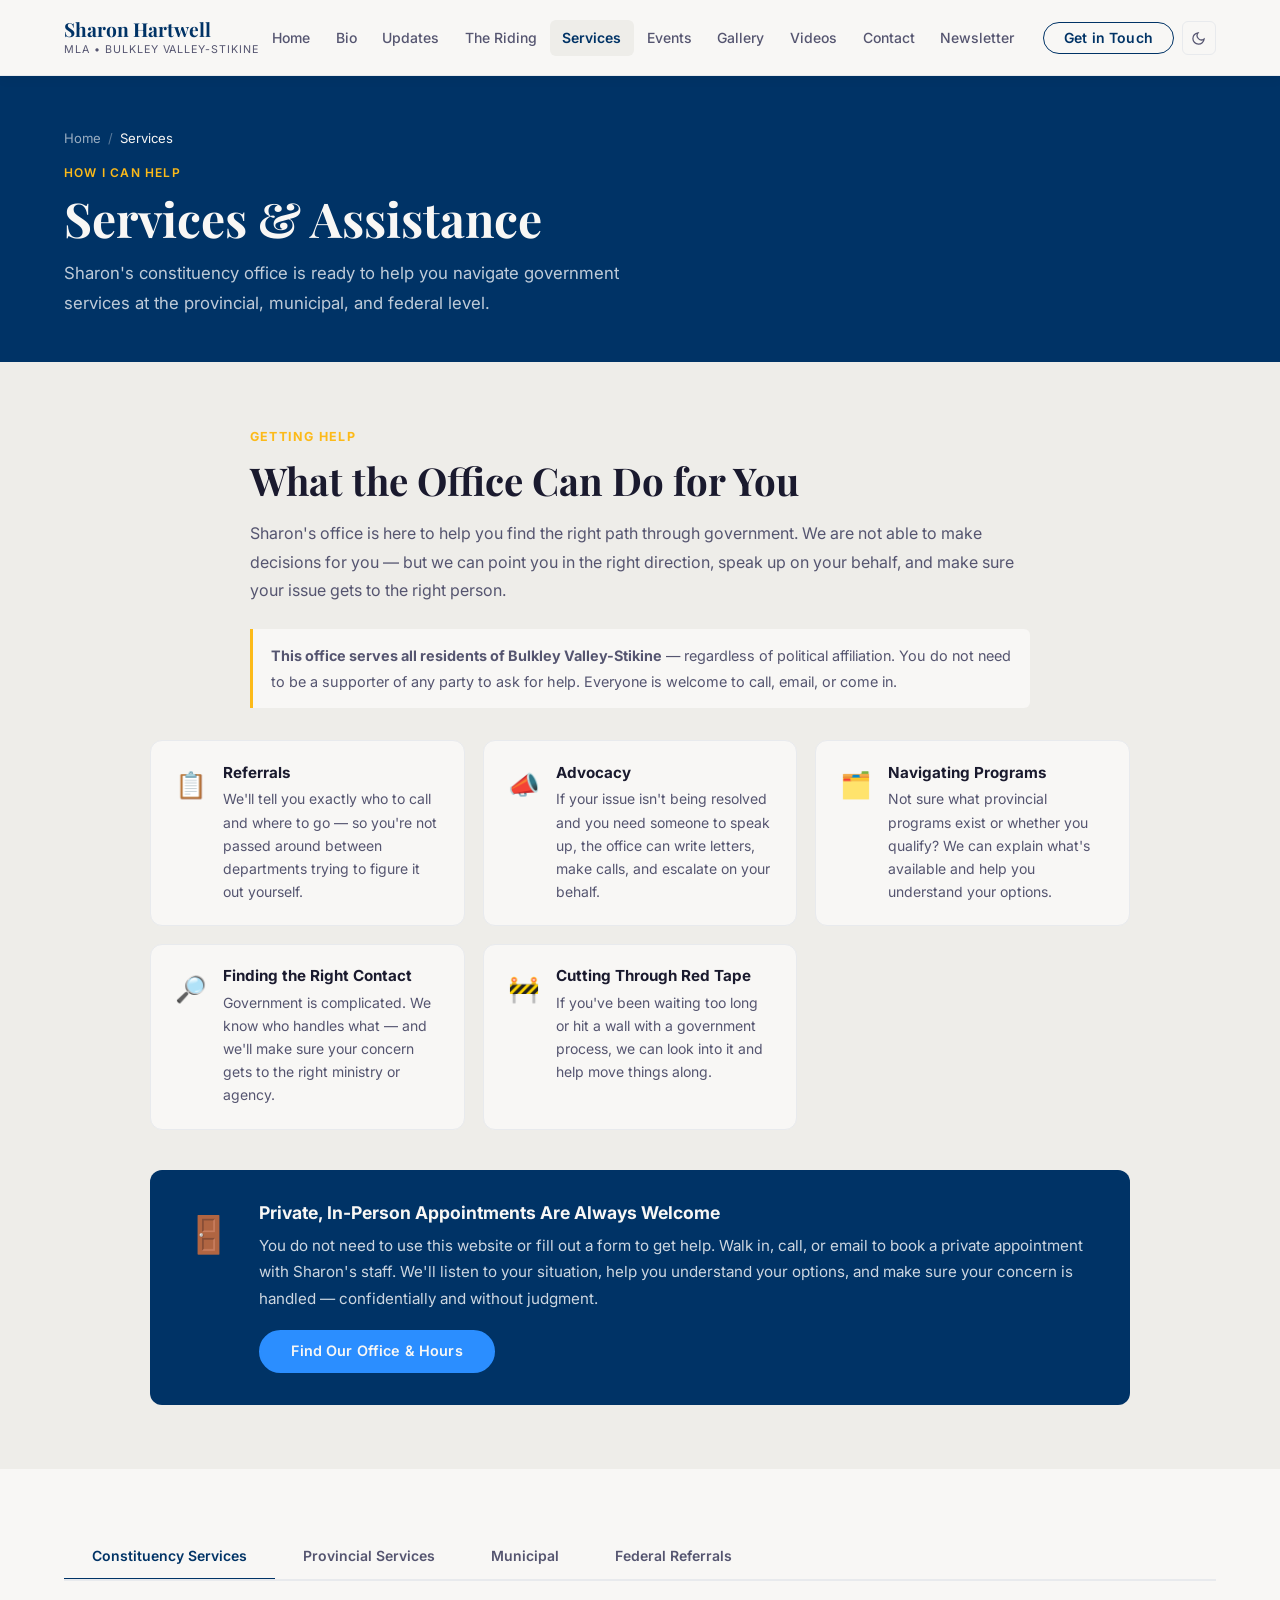
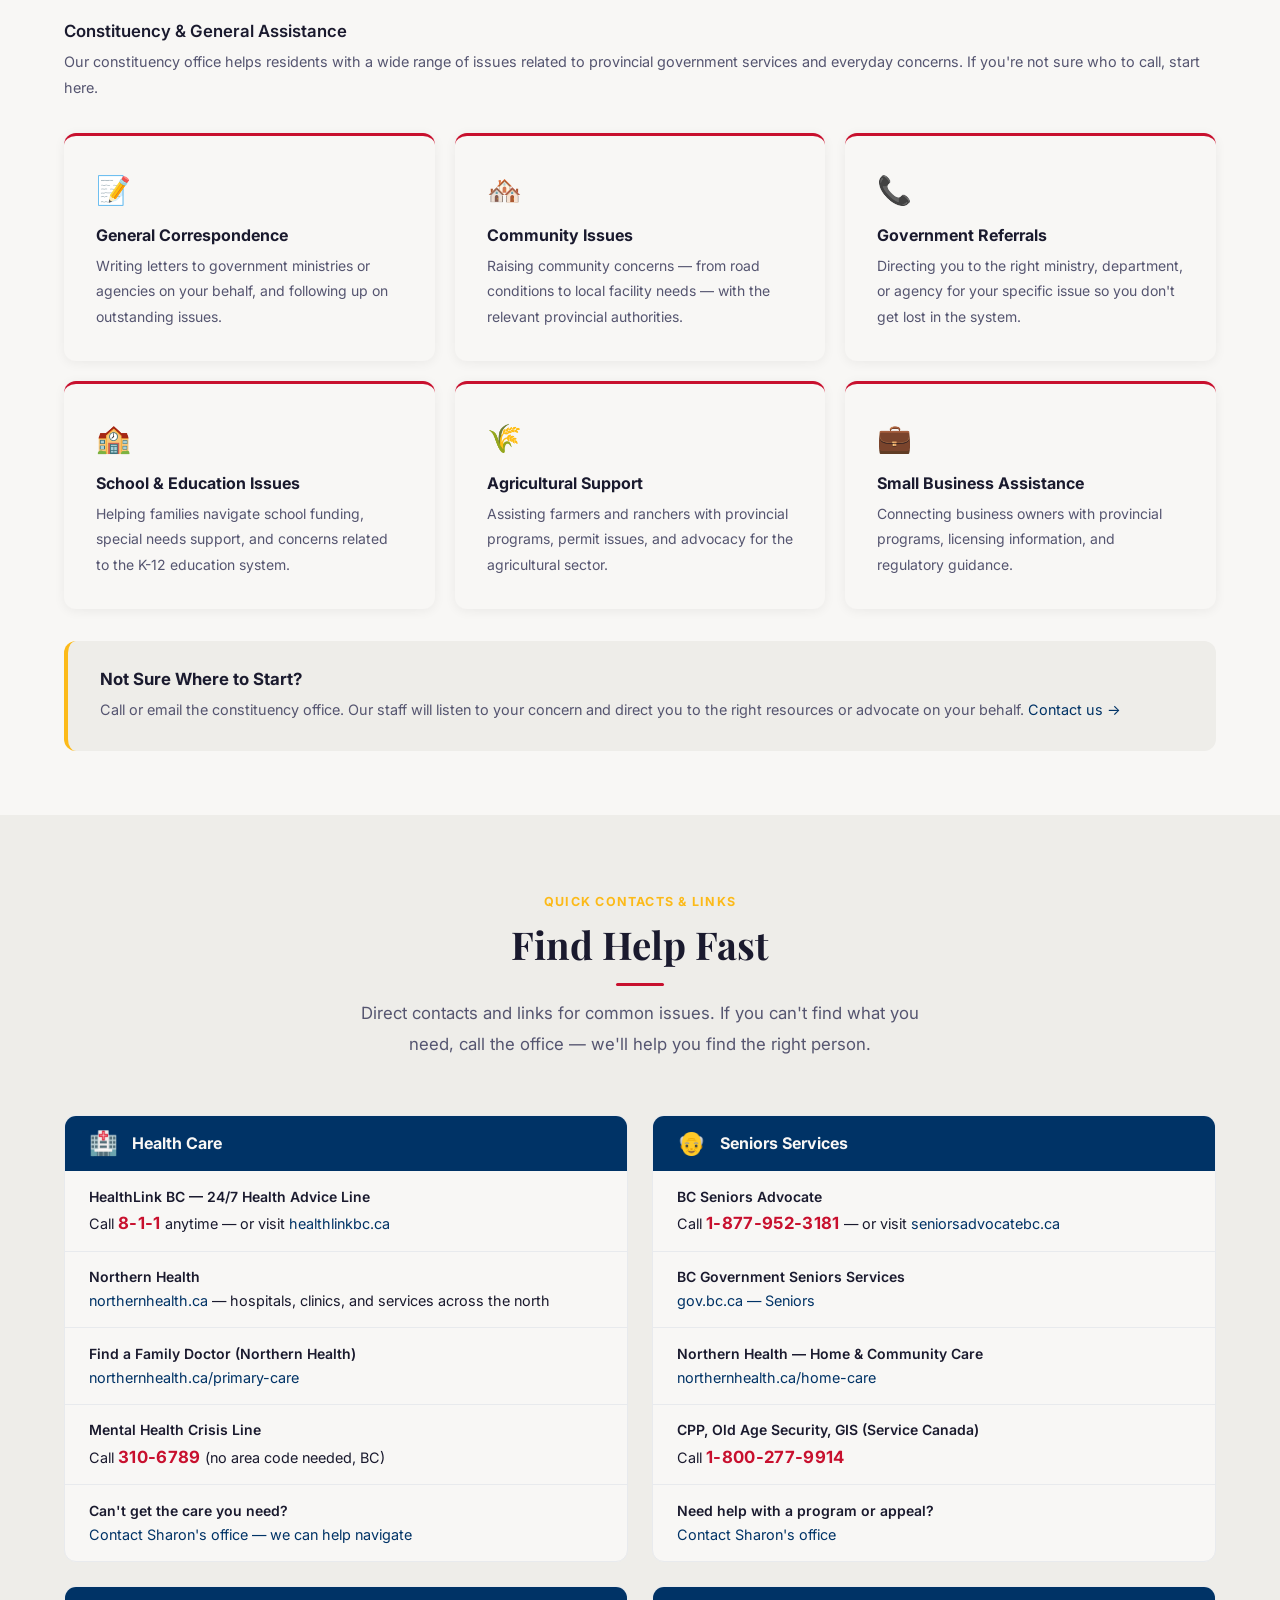
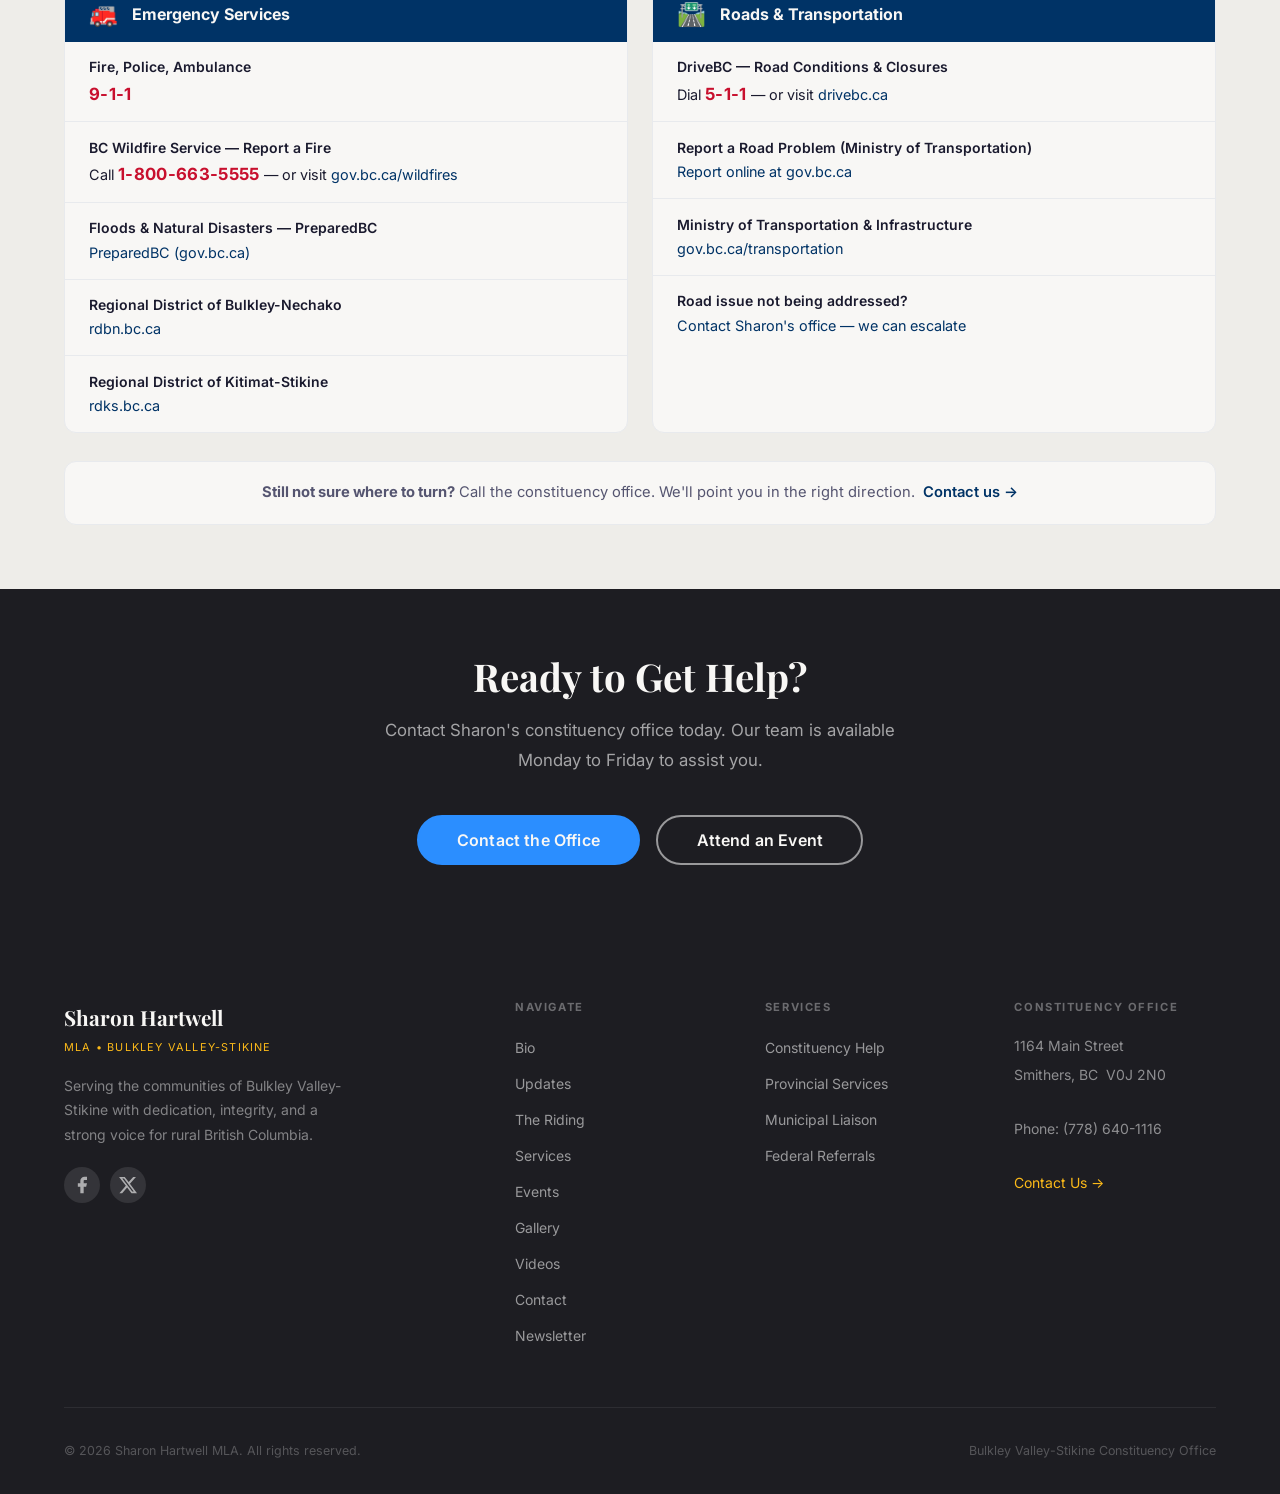
<file: services.html>
<!DOCTYPE html>
<html lang="en">
<head>
  <meta charset="UTF-8" />
  <meta name="viewport" content="width=device-width, initial-scale=1.0" />
  <title>Services | Sharon Hartwell MLA</title>
  <meta name="description" content="Sharon Hartwell's constituency office can help you with provincial, municipal, federal, and constituency services." />
  <link rel="preconnect" href="https://fonts.googleapis.com" />
  <link rel="preconnect" href="https://fonts.gstatic.com" crossorigin />
  <link href="https://fonts.googleapis.com/css2?family=Inter:wght@400;500;600;700&family=Playfair+Display:wght@400;700&display=swap" rel="stylesheet" />
  <link rel="icon" type="image/svg+xml" href="images/favicon.svg" />
  <!-- Open Graph / social sharing -->
  <meta property="og:type"        content="website" />
  <meta property="og:title"       content="Services | Sharon Hartwell MLA" />
  <meta property="og:description" content="Sharon Hartwell's constituency office can help you navigate provincial services, healthcare, roads, housing, and more." />
  <meta property="og:image"       content="images/og-image.jpg" />
  <meta name="twitter:card"       content="summary_large_image" />
  <link rel="stylesheet" href="css/styles.css" />
</head>
<body>

  <!-- ── Header ──────────────────────────────────────────── -->
  <header class="site-header">
    <div class="nav-inner">
      <a href="index.html" class="nav-brand">
        <span class="nav-brand__name">Sharon Hartwell</span>
        <span class="nav-brand__title">MLA &bull; Bulkley Valley-Stikine</span>
      </a>
      <nav class="nav-links" role="navigation" aria-label="Main navigation">
        <a href="index.html">Home</a>
        <a href="bio.html">Bio</a>
        <a href="updates.html">Updates</a>
        <a href="riding.html">The Riding</a>
        <a href="services.html" class="active">Services</a>
        <a href="events.html">Events</a>
        <a href="gallery.html">Gallery</a>
        <a href="videos.html">Videos</a>
        <a href="contact.html">Contact</a>
        <a href="newsletter.html">Newsletter</a>
      </nav>
      <a href="contact.html" class="btn btn--primary nav-cta">Get in Touch</a>
      <button class="nav-toggle" aria-label="Toggle navigation" aria-expanded="false">
        <span></span><span></span><span></span>
      </button>
    </div>
  </header>
  <nav class="mobile-menu" role="navigation" aria-label="Mobile navigation">
    <a href="index.html">Home</a>
    <a href="bio.html">Bio</a>
    <a href="updates.html">Updates</a>
    <a href="riding.html">The Riding</a>
    <a href="services.html">Services</a>
    <a href="events.html">Events</a>
    <a href="gallery.html">Gallery</a>
    <a href="videos.html">Videos</a>
    <a href="contact.html">Contact</a>
    <a href="newsletter.html">Newsletter</a>
  </nav>

  <main>

    <!-- ── Page Hero ─────────────────────────────────────── -->
    <section class="page-hero">
      <div class="container">
        <nav class="breadcrumb" aria-label="Breadcrumb">
          <a href="index.html">Home</a>
          <span class="sep">/</span>
          <span class="current">Services</span>
        </nav>
        <div class="page-hero__eyebrow">How I Can Help</div>
        <h1>Services &amp; Assistance</h1>
        <p>Sharon's constituency office is ready to help you navigate government services at the provincial, municipal, and federal level.</p>
      </div>
    </section>

    <!-- ── How We Help intro ─────────────────────────────── -->
    <section class="section section--light">
      <div class="container">

        <div style="max-width:780px; margin:0 auto;">
          <p style="font-size:0.78rem;font-weight:700;text-transform:uppercase;letter-spacing:0.1em;color:var(--bc-gold);margin-bottom:0.5rem;">Getting Help</p>
          <h2 style="margin-bottom:1rem;">What the Office Can Do for You</h2>
          <p style="margin-bottom:1.5rem;">Sharon's office is here to help you find the right path through government. We are not able to make decisions for you — but we can point you in the right direction, speak up on your behalf, and make sure your issue gets to the right person.</p>

          <p style="margin-bottom:2rem; font-size:0.9rem; background:var(--card-bg); border-left:3px solid var(--bc-gold); padding:0.85rem 1.1rem; border-radius:0 var(--radius) var(--radius) 0;"><strong>This office serves all residents of Bulkley Valley-Stikine</strong> — regardless of political affiliation. You do not need to be a supporter of any party to ask for help. Everyone is welcome to call, email, or come in.</p>
        </div>

        <!-- 5 types of help -->
        <div style="display:grid; grid-template-columns:repeat(auto-fit, minmax(280px,1fr)); gap:1.1rem; max-width:980px; margin:0 auto 2.5rem;">

          <div style="padding:1.4rem 1.5rem; background:var(--card-bg); border-radius:var(--radius-lg); border:1px solid var(--border); display:flex; gap:1rem; align-items:flex-start;">
            <div style="font-size:1.6rem; flex-shrink:0; margin-top:0.1rem;">📋</div>
            <div>
              <h4 style="font-family:'Inter',sans-serif; font-size:0.95rem; font-weight:700; margin-bottom:0.35rem;">Referrals</h4>
              <p style="font-size:0.875rem; line-height:1.65;">We'll tell you exactly who to call and where to go — so you're not passed around between departments trying to figure it out yourself.</p>
            </div>
          </div>

          <div style="padding:1.4rem 1.5rem; background:var(--card-bg); border-radius:var(--radius-lg); border:1px solid var(--border); display:flex; gap:1rem; align-items:flex-start;">
            <div style="font-size:1.6rem; flex-shrink:0; margin-top:0.1rem;">📣</div>
            <div>
              <h4 style="font-family:'Inter',sans-serif; font-size:0.95rem; font-weight:700; margin-bottom:0.35rem;">Advocacy</h4>
              <p style="font-size:0.875rem; line-height:1.65;">If your issue isn't being resolved and you need someone to speak up, the office can write letters, make calls, and escalate on your behalf.</p>
            </div>
          </div>

          <div style="padding:1.4rem 1.5rem; background:var(--card-bg); border-radius:var(--radius-lg); border:1px solid var(--border); display:flex; gap:1rem; align-items:flex-start;">
            <div style="font-size:1.6rem; flex-shrink:0; margin-top:0.1rem;">🗂️</div>
            <div>
              <h4 style="font-family:'Inter',sans-serif; font-size:0.95rem; font-weight:700; margin-bottom:0.35rem;">Navigating Programs</h4>
              <p style="font-size:0.875rem; line-height:1.65;">Not sure what provincial programs exist or whether you qualify? We can explain what's available and help you understand your options.</p>
            </div>
          </div>

          <div style="padding:1.4rem 1.5rem; background:var(--card-bg); border-radius:var(--radius-lg); border:1px solid var(--border); display:flex; gap:1rem; align-items:flex-start;">
            <div style="font-size:1.6rem; flex-shrink:0; margin-top:0.1rem;">🔎</div>
            <div>
              <h4 style="font-family:'Inter',sans-serif; font-size:0.95rem; font-weight:700; margin-bottom:0.35rem;">Finding the Right Contact</h4>
              <p style="font-size:0.875rem; line-height:1.65;">Government is complicated. We know who handles what — and we'll make sure your concern gets to the right ministry or agency.</p>
            </div>
          </div>

          <div style="padding:1.4rem 1.5rem; background:var(--card-bg); border-radius:var(--radius-lg); border:1px solid var(--border); display:flex; gap:1rem; align-items:flex-start;">
            <div style="font-size:1.6rem; flex-shrink:0; margin-top:0.1rem;">🚧</div>
            <div>
              <h4 style="font-family:'Inter',sans-serif; font-size:0.95rem; font-weight:700; margin-bottom:0.35rem;">Cutting Through Red Tape</h4>
              <p style="font-size:0.875rem; line-height:1.65;">If you've been waiting too long or hit a wall with a government process, we can look into it and help move things along.</p>
            </div>
          </div>

        </div>

        <!-- In-person appointments callout -->
        <div style="background:var(--navy); border-radius:var(--radius-lg); padding:2rem 2.25rem; display:flex; gap:1.75rem; align-items:flex-start; max-width:980px; margin:0 auto;">
          <div style="font-size:2.25rem; flex-shrink:0; margin-top:0.25rem;">🚪</div>
          <div>
            <h3 style="color:var(--white); font-family:'Inter',sans-serif; font-size:1.1rem; font-weight:700; margin-bottom:0.6rem;">Private, In-Person Appointments Are Always Welcome</h3>
            <p style="color:rgba(255,255,255,0.8); font-size:0.95rem; line-height:1.75; margin-bottom:1.1rem;">You do not need to use this website or fill out a form to get help. Walk in, call, or email to book a private appointment with Sharon's staff. We'll listen to your situation, help you understand your options, and make sure your concern is handled — confidentially and without judgment.</p>
            <a href="contact.html" class="btn btn--gold">Find Our Office &amp; Hours</a>
          </div>
        </div>

      </div>
    </section>

    <!-- ── Service Tabs ──────────────────────────────────── -->
    <section class="section">
      <div class="container">

        <div class="service-tabs" role="tablist" aria-label="Service categories">
          <button class="service-tab active" role="tab" data-tab="constituency" aria-selected="true">Constituency Services</button>
          <button class="service-tab" role="tab" data-tab="provincial" aria-selected="false">Provincial Services</button>
          <button class="service-tab" role="tab" data-tab="municipal" aria-selected="false">Municipal</button>
          <button class="service-tab" role="tab" data-tab="federal" aria-selected="false">Federal Referrals</button>
        </div>

        <!-- Constituency -->
        <div class="service-panel active" id="constituency" role="tabpanel">
          <h3 style="font-family:'Inter',sans-serif; font-size:1.05rem; font-weight:600; margin-bottom:0.5rem; color:var(--dark-text);">Constituency &amp; General Assistance</h3>
          <p style="margin-bottom:2rem; font-size:0.9rem;">Our constituency office helps residents with a wide range of issues related to provincial government services and everyday concerns. If you're not sure who to call, start here.</p>
          <div class="service-cards">

            <div class="service-card">
              <div class="service-card__icon">📝</div>
              <h3>General Correspondence</h3>
              <p>Writing letters to government ministries or agencies on your behalf, and following up on outstanding issues.</p>
            </div>

            <div class="service-card">
              <div class="service-card__icon">🏘️</div>
              <h3>Community Issues</h3>
              <p>Raising community concerns — from road conditions to local facility needs — with the relevant provincial authorities.</p>
            </div>

            <div class="service-card">
              <div class="service-card__icon">📞</div>
              <h3>Government Referrals</h3>
              <p>Directing you to the right ministry, department, or agency for your specific issue so you don't get lost in the system.</p>
            </div>

            <div class="service-card">
              <div class="service-card__icon">🏫</div>
              <h3>School &amp; Education Issues</h3>
              <p>Helping families navigate school funding, special needs support, and concerns related to the K-12 education system.</p>
            </div>

            <div class="service-card">
              <div class="service-card__icon">🌾</div>
              <h3>Agricultural Support</h3>
              <p>Assisting farmers and ranchers with provincial programs, permit issues, and advocacy for the agricultural sector.</p>
            </div>

            <div class="service-card">
              <div class="service-card__icon">💼</div>
              <h3>Small Business Assistance</h3>
              <p>Connecting business owners with provincial programs, licensing information, and regulatory guidance.</p>
            </div>

          </div>
          <div class="service-info-box">
            <h3>Not Sure Where to Start?</h3>
            <p>Call or email the constituency office. Our staff will listen to your concern and direct you to the right resources or advocate on your behalf. <a href="contact.html">Contact us &rarr;</a></p>
          </div>
        </div>

        <!-- Provincial -->
        <div class="service-panel" id="provincial" role="tabpanel">
          <h3 style="font-family:'Inter',sans-serif; font-size:1.05rem; font-weight:600; margin-bottom:0.5rem; color:var(--dark-text);">Provincial Government Services</h3>
          <p style="margin-bottom:2rem; font-size:0.9rem;">Sharon's office can help you access provincial programs and services, resolve issues with provincial ministries, and advocate for better services in our region.</p>
          <div class="service-cards">

            <div class="service-card">
              <div class="service-card__icon">🏥</div>
              <h3>Healthcare &amp; MSP</h3>
              <p>Help with Medical Services Plan, wait times, finding a family doctor, and accessing Northern Health services.</p>
            </div>

            <div class="service-card">
              <div class="service-card__icon">🤲</div>
              <h3>Income Assistance</h3>
              <p>Navigating Ministry of Social Development programs, disability assistance, and income support applications.</p>
            </div>

            <div class="service-card">
              <div class="service-card__icon">🚗</div>
              <h3>ICBC &amp; Driver Licensing</h3>
              <p>Assistance with ICBC claims, driver licensing issues, and related motor vehicle matters.</p>
            </div>

            <div class="service-card">
              <div class="service-card__icon">🌳</div>
              <h3>Natural Resources &amp; Permits</h3>
              <p>Help with forestry permits, Crown land applications, environmental assessments, and resource licensing.</p>
            </div>

            <div class="service-card">
              <div class="service-card__icon">🏗️</div>
              <h3>Transportation &amp; Roads</h3>
              <p>Reporting road maintenance issues, advocating for highway improvements, and connecting with the Ministry of Transportation.</p>
            </div>

            <div class="service-card">
              <div class="service-card__icon">👶</div>
              <h3>Children &amp; Family Services</h3>
              <p>Assistance with Ministry of Children and Family Development programs, childcare subsidies, and family support.</p>
            </div>

            <div class="service-card">
              <div class="service-card__icon">🎓</div>
              <h3>Post-Secondary Education</h3>
              <p>Information about student loans, BC scholarships, and accessing trades training and post-secondary programs.</p>
            </div>

            <div class="service-card">
              <div class="service-card__icon">🏠</div>
              <h3>Housing</h3>
              <p>Connecting you with BC Housing programs, subsidized housing lists, and rental support programs.</p>
            </div>

          </div>
        </div>

        <!-- Municipal -->
        <div class="service-panel" id="municipal" role="tabpanel">
          <h3 style="font-family:'Inter',sans-serif; font-size:1.05rem; font-weight:600; margin-bottom:0.5rem; color:var(--dark-text);">Municipal &amp; Regional Liaison</h3>
          <p style="margin-bottom:2rem; font-size:0.9rem;">While municipal issues are primarily handled by local government, Sharon's office can help facilitate communication, share resources, and advocate for provincial support for local priorities.</p>
          <div class="service-cards">

            <div class="service-card">
              <div class="service-card__icon">🏙️</div>
              <h3>Municipal Government Liaison</h3>
              <p>Facilitating communication between local governments in the riding and the provincial government on shared priorities.</p>
            </div>

            <div class="service-card">
              <div class="service-card__icon">💰</div>
              <h3>Grant Information</h3>
              <p>Information about provincial and federal grants available to local governments, non-profits, and community organizations.</p>
            </div>

            <div class="service-card">
              <div class="service-card__icon">🚒</div>
              <h3>Emergency Services</h3>
              <p>Connecting communities with provincial resources for volunteer fire departments, emergency preparedness, and disaster response.</p>
            </div>

            <div class="service-card">
              <div class="service-card__icon">♻️</div>
              <h3>Regional District Issues</h3>
              <p>Helping residents understand regional district services and connecting local concerns with the appropriate provincial contacts.</p>
            </div>

            <div class="service-card">
              <div class="service-card__icon">🌊</div>
              <h3>Water &amp; Infrastructure</h3>
              <p>Advocacy for provincial investment in rural water systems, sewage, and infrastructure in unincorporated areas.</p>
            </div>

            <div class="service-card">
              <div class="service-card__icon">🏟️</div>
              <h3>Community Facilities</h3>
              <p>Supporting communities seeking provincial funding for recreational facilities, community halls, and public spaces.</p>
            </div>

          </div>
          <div class="service-info-box">
            <h3>Local Government Contacts</h3>
            <p>For issues directly within municipal jurisdiction — bylaw, local taxation, municipal permits — please contact your local city, town, or district office directly. Sharon's office can help direct you to the right contact.</p>
          </div>
        </div>

        <!-- Federal -->
        <div class="service-panel" id="federal" role="tabpanel">
          <h3 style="font-family:'Inter',sans-serif; font-size:1.05rem; font-weight:600; margin-bottom:0.5rem; color:var(--dark-text);">Federal Service Referrals</h3>
          <p style="margin-bottom:2rem; font-size:0.9rem;">As a provincial MLA, Sharon's primary role is with the BC Legislature. However, her office can help direct you to the appropriate federal services and your federal Member of Parliament for matters under federal jurisdiction.</p>
          <div class="service-cards">

            <div class="service-card">
              <div class="service-card__icon">📘</div>
              <h3>Passports &amp; Citizenship</h3>
              <p>For passport applications, citizenship ceremonies, and immigration inquiries, we can refer you to the appropriate federal offices and your MP.</p>
            </div>

            <div class="service-card">
              <div class="service-card__icon">👴</div>
              <h3>Canada Pension Plan &amp; OAS</h3>
              <p>Directing seniors and others to Service Canada for CPP, Old Age Security, and GIS applications and inquiries.</p>
            </div>

            <div class="service-card">
              <div class="service-card__icon">💼</div>
              <h3>Employment Insurance</h3>
              <p>Connecting workers with Service Canada regarding EI applications, appeals, and related federal employment programs.</p>
            </div>

            <div class="service-card">
              <div class="service-card__icon">🌐</div>
              <h3>Immigration &amp; Refugees</h3>
              <p>Referrals to your federal MP's office and IRCC for immigration, work permits, and refugee matters.</p>
            </div>

            <div class="service-card">
              <div class="service-card__icon">🎖️</div>
              <h3>Veterans Affairs</h3>
              <p>Directing veterans and their families to the appropriate Veterans Affairs Canada resources and supports.</p>
            </div>

            <div class="service-card">
              <div class="service-card__icon">🌾</div>
              <h3>Federal Agricultural Programs</h3>
              <p>Information and referrals for Agriculture and Agri-Food Canada programs available to farmers and producers in the riding.</p>
            </div>

          </div>
          <div class="service-info-box">
            <h3>Your Federal MP</h3>
            <p>For federal matters, your primary contact is your Member of Parliament. Sharon's office can help direct you to the right federal contact and, where appropriate, coordinate advocacy efforts on your behalf.</p>
          </div>
        </div>

      </div>
    </section>

    <!-- ── Resource Links ──────────────────────────────── -->
    <section class="section section--light" id="resources">
      <div class="container">
        <div class="section-header">
          <p style="font-size:0.78rem;font-weight:700;text-transform:uppercase;letter-spacing:0.1em;color:var(--bc-gold);margin-bottom:0.5rem;">Quick Contacts &amp; Links</p>
          <h2>Find Help Fast</h2>
          <div class="divider"></div>
          <p>Direct contacts and links for common issues. If you can't find what you need, call the office — we'll help you find the right person.</p>
        </div>

        <div class="resource-grid">

          <!-- Health Care -->
          <div class="resource-card">
            <div class="resource-card__header">
              <span>🏥</span>
              <h3>Health Care</h3>
            </div>
            <ul class="resource-list">
              <li>
                <strong>HealthLink BC — 24/7 Health Advice Line</strong>
                Call <span class="resource-phone">8-1-1</span> anytime &mdash; or visit <a href="https://www.healthlinkbc.ca" target="_blank" rel="noopener">healthlinkbc.ca</a>
              </li>
              <li>
                <strong>Northern Health</strong>
                <a href="https://www.northernhealth.ca" target="_blank" rel="noopener">northernhealth.ca</a> &mdash; hospitals, clinics, and services across the north
              </li>
              <li>
                <strong>Find a Family Doctor (Northern Health)</strong>
                <a href="https://www.northernhealth.ca/your-health/primary-care-services" target="_blank" rel="noopener">northernhealth.ca/primary-care</a>
              </li>
              <li>
                <strong>Mental Health Crisis Line</strong>
                Call <span class="resource-phone">310-6789</span> (no area code needed, BC)
              </li>
              <li>
                <strong>Can't get the care you need?</strong>
                <a href="contact.html">Contact Sharon's office — we can help navigate</a>
              </li>
            </ul>
          </div>

          <!-- Seniors -->
          <div class="resource-card">
            <div class="resource-card__header">
              <span>👴</span>
              <h3>Seniors Services</h3>
            </div>
            <ul class="resource-list">
              <li>
                <strong>BC Seniors Advocate</strong>
                Call <span class="resource-phone">1-877-952-3181</span> &mdash; or visit <a href="https://www.seniorsadvocatebc.ca" target="_blank" rel="noopener">seniorsadvocatebc.ca</a>
              </li>
              <li>
                <strong>BC Government Seniors Services</strong>
                <a href="https://www2.gov.bc.ca/gov/content/family-social-supports/seniors" target="_blank" rel="noopener">gov.bc.ca &mdash; Seniors</a>
              </li>
              <li>
                <strong>Northern Health — Home &amp; Community Care</strong>
                <a href="https://www.northernhealth.ca/your-health/home-community-care" target="_blank" rel="noopener">northernhealth.ca/home-care</a>
              </li>
              <li>
                <strong>CPP, Old Age Security, GIS (Service Canada)</strong>
                Call <span class="resource-phone">1-800-277-9914</span>
              </li>
              <li>
                <strong>Need help with a program or appeal?</strong>
                <a href="contact.html">Contact Sharon's office</a>
              </li>
            </ul>
          </div>

          <!-- Emergency Services -->
          <div class="resource-card">
            <div class="resource-card__header">
              <span>🚒</span>
              <h3>Emergency Services</h3>
            </div>
            <ul class="resource-list">
              <li>
                <strong>Fire, Police, Ambulance</strong>
                <span class="resource-phone">9-1-1</span>
              </li>
              <li>
                <strong>BC Wildfire Service — Report a Fire</strong>
                Call <span class="resource-phone">1-800-663-5555</span> &mdash; or visit <a href="https://www2.gov.bc.ca/gov/content/safety/wildfire-status" target="_blank" rel="noopener">gov.bc.ca/wildfires</a>
              </li>
              <li>
                <strong>Floods &amp; Natural Disasters — PreparedBC</strong>
                <a href="https://www2.gov.bc.ca/gov/content/safety/emergency-preparedness-response-recovery/preparedbc" target="_blank" rel="noopener">PreparedBC (gov.bc.ca)</a>
              </li>
              <li>
                <strong>Regional District of Bulkley-Nechako</strong>
                <a href="https://www.rdbn.bc.ca" target="_blank" rel="noopener">rdbn.bc.ca</a>
              </li>
              <li>
                <strong>Regional District of Kitimat-Stikine</strong>
                <a href="https://www.rdks.bc.ca" target="_blank" rel="noopener">rdks.bc.ca</a>
              </li>
            </ul>
          </div>

          <!-- Roads & Transportation -->
          <div class="resource-card">
            <div class="resource-card__header">
              <span>🛣️</span>
              <h3>Roads &amp; Transportation</h3>
            </div>
            <ul class="resource-list">
              <li>
                <strong>DriveBC — Road Conditions &amp; Closures</strong>
                Dial <span class="resource-phone">5-1-1</span> &mdash; or visit <a href="https://www.drivebc.ca" target="_blank" rel="noopener">drivebc.ca</a>
              </li>
              <li>
                <strong>Report a Road Problem (Ministry of Transportation)</strong>
                <a href="https://www2.gov.bc.ca/gov/content/transportation/transportation-infrastructure/maintaining-transportation-infrastructure/report-a-road-problem" target="_blank" rel="noopener">Report online at gov.bc.ca</a>
              </li>
              <li>
                <strong>Ministry of Transportation &amp; Infrastructure</strong>
                <a href="https://www2.gov.bc.ca/gov/content/transportation" target="_blank" rel="noopener">gov.bc.ca/transportation</a>
              </li>
              <li>
                <strong>Road issue not being addressed?</strong>
                <a href="contact.html">Contact Sharon's office — we can escalate</a>
              </li>
            </ul>
          </div>

        </div>

        <div style="text-align:center; margin-top:1.75rem; padding:1.1rem 1.5rem; background:var(--card-bg); border-radius:var(--radius-lg); border:1px solid var(--border);">
          <p style="margin:0; font-size:0.92rem;"><strong>Still not sure where to turn?</strong> Call the constituency office. We'll point you in the right direction. &nbsp;<a href="contact.html" style="color:var(--navy); font-weight:600;">Contact us &rarr;</a></p>
        </div>
      </div>
    </section>

    <!-- ── CTA ───────────────────────────────────────────── -->
    <section class="cta-section">
      <div class="container">
        <h2>Ready to Get Help?</h2>
        <p>Contact Sharon's constituency office today. Our team is available Monday to Friday to assist you.</p>
        <div class="cta-buttons">
          <a href="contact.html" class="btn btn--gold btn--lg">Contact the Office</a>
          <a href="events.html" class="btn btn--outline-white btn--lg">Attend an Event</a>
        </div>
      </div>
    </section>

  </main>

  <!-- ── Footer ─────────────────────────────────────────── -->
  <footer class="site-footer">
    <div class="container">
      <div class="footer-grid">
        <div class="footer-brand">
          <div class="footer-brand__name">Sharon Hartwell</div>
          <div class="footer-brand__title">MLA &bull; Bulkley Valley-Stikine</div>
          <p>Serving the communities of Bulkley Valley-Stikine with dedication, integrity, and a strong voice for rural British Columbia.</p>
          <div class="social-icons">
            <a href="https://www.facebook.com/p/Sharon-Hartwell-MLA-Bulkley-Valley-Stikine-61552851267530/" target="_blank" rel="noopener noreferrer" aria-label="Facebook">
              <svg width="20" height="20" viewBox="0 0 24 24" fill="currentColor"><path d="M18 2h-3a5 5 0 0 0-5 5v3H7v4h3v8h4v-8h3l1-4h-4V7a1 1 0 0 1 1-1h3z"/></svg>
            </a>
            <a href="https://x.com/SharonMLA" target="_blank" rel="noopener noreferrer" aria-label="X (Twitter)">
              <svg width="20" height="20" viewBox="0 0 24 24" fill="currentColor"><path d="M18.244 2.25h3.308l-7.227 8.26 8.502 11.24H16.17l-5.214-6.817L4.99 21.75H1.68l7.73-8.835L1.254 2.25H8.08l4.713 6.231zm-1.161 17.52h1.833L7.084 4.126H5.117z"/></svg>
            </a>
          </div>
        </div>
        <div class="footer-col">
          <h4>Navigate</h4>
          <ul>
            <li><a href="bio.html">Bio</a></li>
            <li><a href="updates.html">Updates</a></li>
            <li><a href="riding.html">The Riding</a></li>
            <li><a href="services.html">Services</a></li>
            <li><a href="events.html">Events</a></li>
            <li><a href="gallery.html">Gallery</a></li>
            <li><a href="videos.html">Videos</a></li>
            <li><a href="contact.html">Contact</a></li>
            <li><a href="newsletter.html">Newsletter</a></li>
          </ul>
        </div>
        <div class="footer-col">
          <h4>Services</h4>
          <ul>
            <li><a href="services.html">Constituency Help</a></li>
            <li><a href="services.html">Provincial Services</a></li>
            <li><a href="services.html">Municipal Liaison</a></li>
            <li><a href="services.html">Federal Referrals</a></li>
          </ul>
        </div>
        <div class="footer-col">
          <h4>Constituency Office</h4>
          <p>1164 Main Street</p>
          <p>Smithers, BC &nbsp;V0J 2N0</p>
          <br />
          <p>Phone: (778) 640-1116</p>
          <br />
          <p><a href="contact.html" class="footer-gold-link">Contact Us &rarr;</a></p>
        </div>
      </div>
      <div class="footer-bottom">
        <p>&copy; 2026 Sharon Hartwell MLA. All rights reserved.</p>
        <p>Bulkley Valley-Stikine Constituency Office</p>
      </div>
    </div>
  </footer>

  <script src="js/main.js"></script>
</body>
</html>
</file>
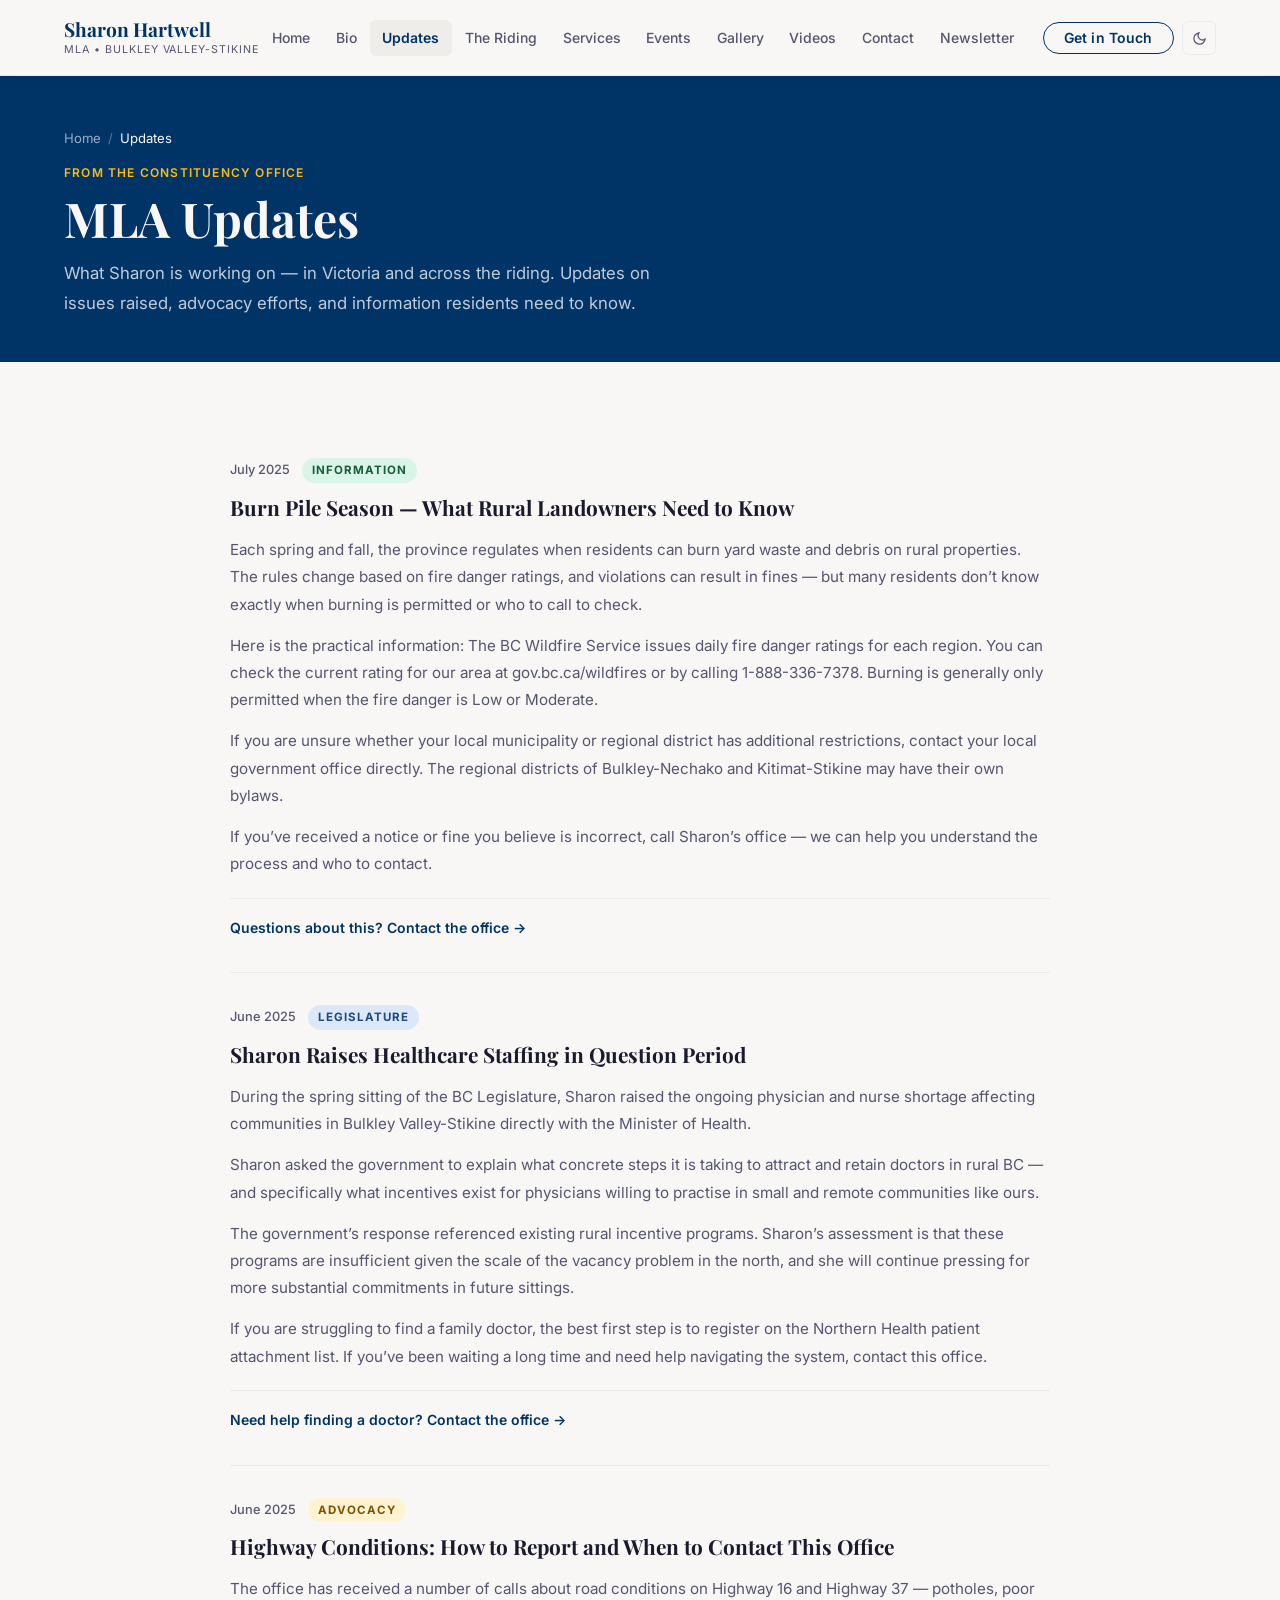
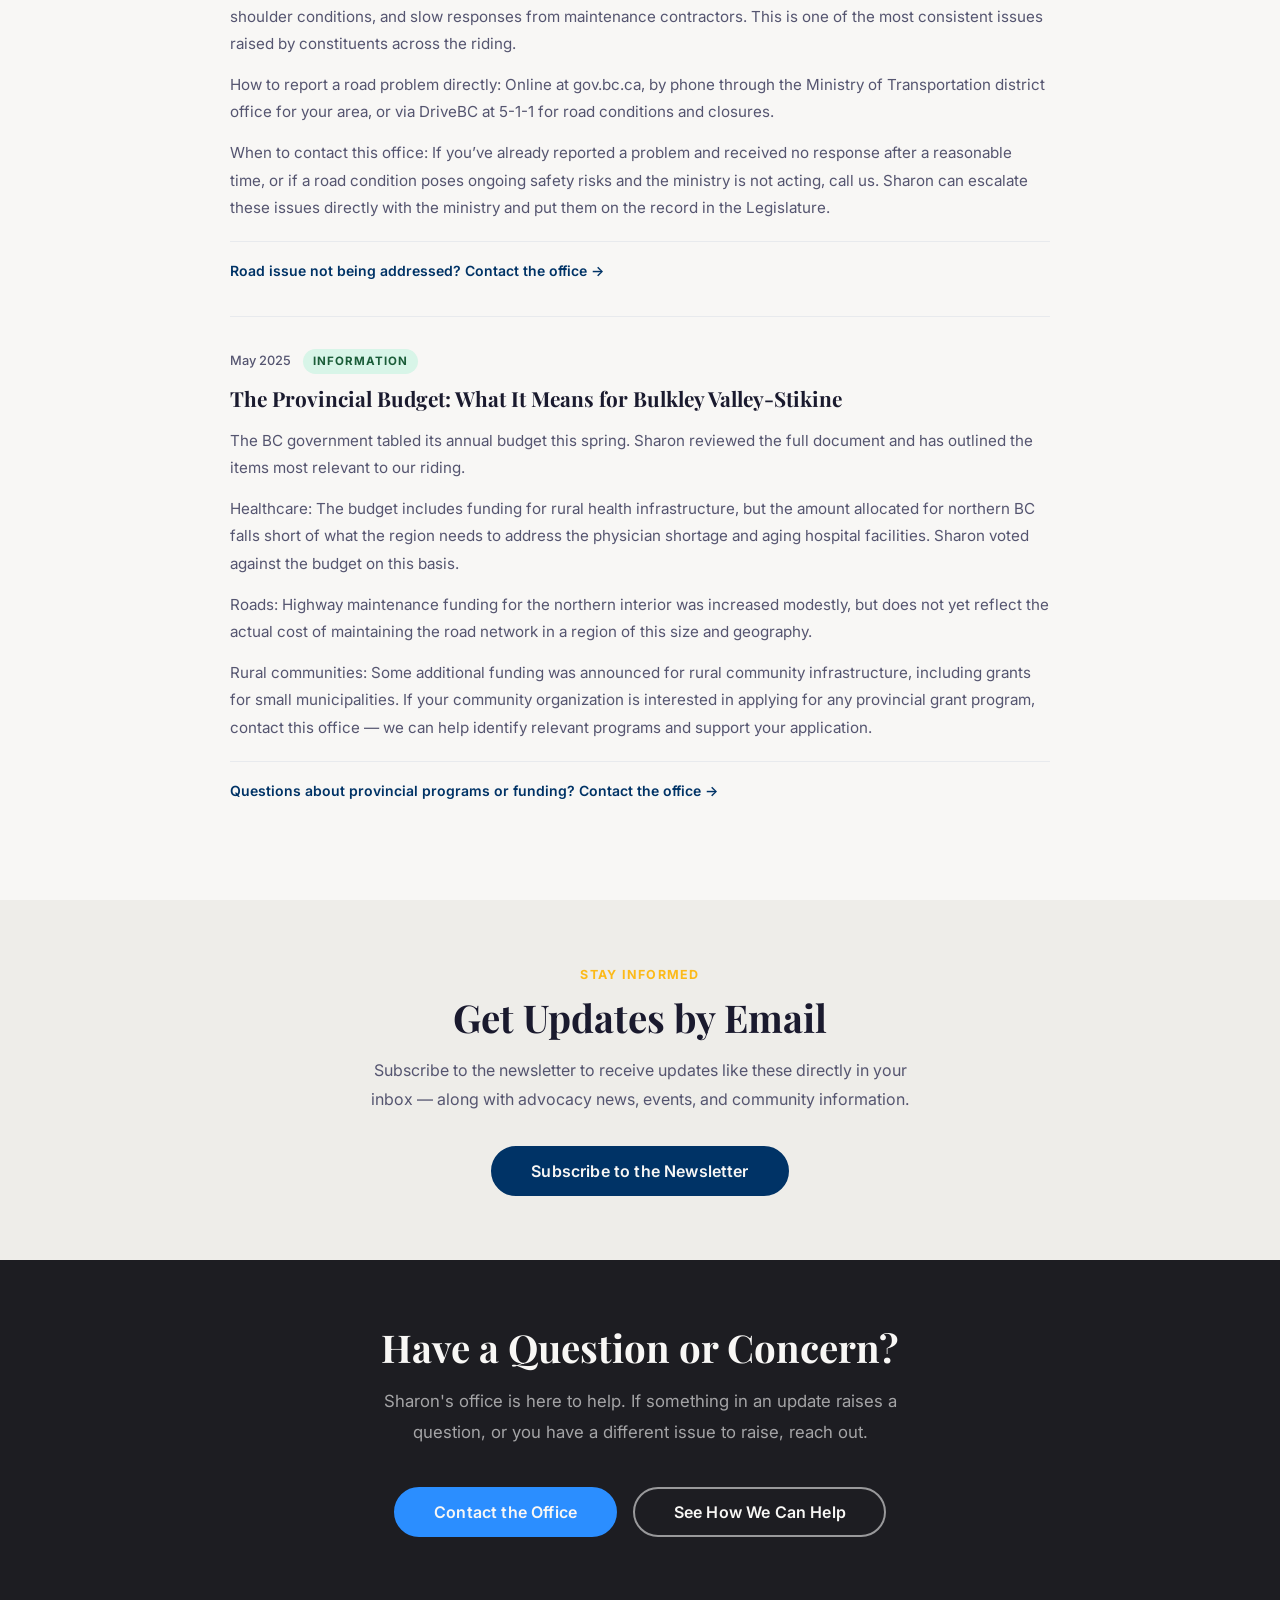
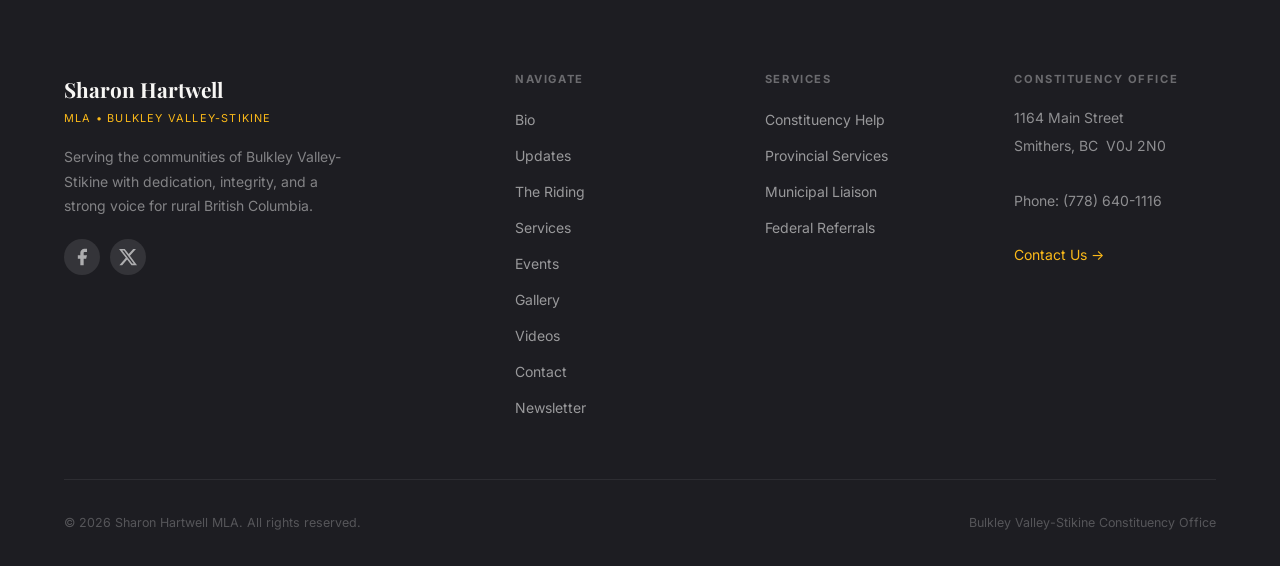
<file: updates.html>
<!DOCTYPE html>
<html lang="en">
<head>
  <meta charset="UTF-8" />
  <meta name="viewport" content="width=device-width, initial-scale=1.0" />
  <title>MLA Updates | Sharon Hartwell MLA</title>
  <meta name="description" content="Regular updates from Sharon Hartwell's office — what she's doing in the Legislature, advocacy work, and key information for Bulkley Valley-Stikine residents." />
  <link rel="preconnect" href="https://fonts.googleapis.com" />
  <link rel="preconnect" href="https://fonts.gstatic.com" crossorigin />
  <link href="https://fonts.googleapis.com/css2?family=Inter:wght@400;500;600;700&family=Playfair+Display:wght@400;700&display=swap" rel="stylesheet" />
  <link rel="icon" type="image/svg+xml" href="images/favicon.svg" />
  <!-- Open Graph / social sharing -->
  <meta property="og:type"        content="website" />
  <meta property="og:title"       content="MLA Updates | Sharon Hartwell" />
  <meta property="og:description" content="News and updates from Sharon Hartwell's constituency office – legislature activity, advocacy, and community information for Bulkley Valley-Stikine." />
  <meta property="og:image"       content="images/og-image.jpg" />
  <meta name="twitter:card"       content="summary_large_image" />
  <link rel="stylesheet" href="css/styles.css" />
</head>
<body>

  <!-- ── Header ──────────────────────────────────────────── -->
  <header class="site-header">
    <div class="nav-inner">
      <a href="index.html" class="nav-brand">
        <span class="nav-brand__name">Sharon Hartwell</span>
        <span class="nav-brand__title">MLA &bull; Bulkley Valley-Stikine</span>
      </a>
      <nav class="nav-links" role="navigation" aria-label="Main navigation">
        <a href="index.html">Home</a>
        <a href="bio.html">Bio</a>
        <a href="updates.html" class="active">Updates</a>
        <a href="riding.html">The Riding</a>
        <a href="services.html">Services</a>
        <a href="events.html">Events</a>
        <a href="gallery.html">Gallery</a>
        <a href="videos.html">Videos</a>
        <a href="contact.html">Contact</a>
        <a href="newsletter.html">Newsletter</a>
      </nav>
      <a href="contact.html" class="btn btn--primary nav-cta">Get in Touch</a>
      <button class="nav-toggle" aria-label="Toggle navigation" aria-expanded="false">
        <span></span><span></span><span></span>
      </button>
    </div>
  </header>
  <nav class="mobile-menu" role="navigation" aria-label="Mobile navigation">
    <a href="index.html">Home</a>
    <a href="bio.html">Bio</a>
    <a href="updates.html">Updates</a>
    <a href="riding.html">The Riding</a>
    <a href="services.html">Services</a>
    <a href="events.html">Events</a>
    <a href="gallery.html">Gallery</a>
    <a href="videos.html">Videos</a>
    <a href="contact.html">Contact</a>
    <a href="newsletter.html">Newsletter</a>
  </nav>

  <main>

    <!-- ── Page Hero ─────────────────────────────────────── -->
    <section class="page-hero">
      <div class="container">
        <nav class="breadcrumb" aria-label="Breadcrumb">
          <a href="index.html">Home</a>
          <span class="sep">/</span>
          <span class="current">Updates</span>
        </nav>
        <div class="page-hero__eyebrow">From the Constituency Office</div>
        <h1>MLA Updates</h1>
        <p>What Sharon is working on — in Victoria and across the riding. Updates on issues raised, advocacy efforts, and information residents need to know.</p>
      </div>
    </section>

    <!-- ── Updates Feed ──────────────────────────────────── -->
    <section class="section">
      <div class="container">
        <div style="max-width:820px; margin:0 auto;">
          <div id="updates-feed">
            <div style="padding:2rem;text-align:center;color:var(--light-text);font-size:0.875rem;">Loading updates…</div>
          </div>
        </div>
      </div>
    </section>

    <!-- ── Subscribe CTA ─────────────────────────────────── -->
    <section class="section section--light">
      <div class="container" style="text-align:center; max-width:600px;">
        <p style="font-size:0.78rem;font-weight:700;text-transform:uppercase;letter-spacing:0.1em;color:var(--bc-gold);margin-bottom:0.5rem;">Stay Informed</p>
        <h2 style="margin-bottom:1rem;">Get Updates by Email</h2>
        <p style="margin-bottom:2rem;">Subscribe to the newsletter to receive updates like these directly in your inbox — along with advocacy news, events, and community information.</p>
        <a href="newsletter.html" class="btn btn--primary btn--lg">Subscribe to the Newsletter</a>
      </div>
    </section>

    <!-- ── CTA ───────────────────────────────────────────── -->
    <section class="cta-section">
      <div class="container">
        <h2>Have a Question or Concern?</h2>
        <p>Sharon's office is here to help. If something in an update raises a question, or you have a different issue to raise, reach out.</p>
        <div class="cta-buttons">
          <a href="contact.html" class="btn btn--gold btn--lg">Contact the Office</a>
          <a href="services.html" class="btn btn--outline-white btn--lg">See How We Can Help</a>
        </div>
      </div>
    </section>

  </main>

  <!-- ── Footer ─────────────────────────────────────────── -->
  <footer class="site-footer">
    <div class="container">
      <div class="footer-grid">
        <div class="footer-brand">
          <div class="footer-brand__name">Sharon Hartwell</div>
          <div class="footer-brand__title">MLA &bull; Bulkley Valley-Stikine</div>
          <p>Serving the communities of Bulkley Valley-Stikine with dedication, integrity, and a strong voice for rural British Columbia.</p>
          <div class="social-icons">
            <a href="https://www.facebook.com/p/Sharon-Hartwell-MLA-Bulkley-Valley-Stikine-61552851267530/" target="_blank" rel="noopener noreferrer" aria-label="Facebook">
              <svg width="20" height="20" viewBox="0 0 24 24" fill="currentColor"><path d="M18 2h-3a5 5 0 0 0-5 5v3H7v4h3v8h4v-8h3l1-4h-4V7a1 1 0 0 1 1-1h3z"/></svg>
            </a>
            <a href="https://x.com/SharonMLA" target="_blank" rel="noopener noreferrer" aria-label="X (Twitter)">
              <svg width="20" height="20" viewBox="0 0 24 24" fill="currentColor"><path d="M18.244 2.25h3.308l-7.227 8.26 8.502 11.24H16.17l-5.214-6.817L4.99 21.75H1.68l7.73-8.835L1.254 2.25H8.08l4.713 6.231zm-1.161 17.52h1.833L7.084 4.126H5.117z"/></svg>
            </a>
          </div>
        </div>
        <div class="footer-col">
          <h4>Navigate</h4>
          <ul>
            <li><a href="bio.html">Bio</a></li>
            <li><a href="updates.html">Updates</a></li>
            <li><a href="riding.html">The Riding</a></li>
            <li><a href="services.html">Services</a></li>
            <li><a href="events.html">Events</a></li>
            <li><a href="gallery.html">Gallery</a></li>
            <li><a href="videos.html">Videos</a></li>
            <li><a href="contact.html">Contact</a></li>
            <li><a href="newsletter.html">Newsletter</a></li>
          </ul>
        </div>
        <div class="footer-col">
          <h4>Services</h4>
          <ul>
            <li><a href="services.html">Constituency Help</a></li>
            <li><a href="services.html">Provincial Services</a></li>
            <li><a href="services.html">Municipal Liaison</a></li>
            <li><a href="services.html">Federal Referrals</a></li>
          </ul>
        </div>
        <div class="footer-col">
          <h4>Constituency Office</h4>
          <p>1164 Main Street</p>
          <p>Smithers, BC &nbsp;V0J 2N0</p>
          <br />
          <p>Phone: (778) 640-1116</p>
          <br />
          <p><a href="contact.html" class="footer-gold-link">Contact Us &rarr;</a></p>
        </div>
      </div>
      <div class="footer-bottom">
        <p>&copy; 2026 Sharon Hartwell MLA. All rights reserved.</p>
        <p>Bulkley Valley-Stikine Constituency Office</p>
      </div>
    </div>
  </footer>

  <script src="js/main.js"></script>
  <script>
    const CAT_LABELS = { info: 'Information', legislature: 'Legislature', advocacy: 'Advocacy' };
    fetch('data/updates.json')
      .then(r => r.json())
      .then(updates => {
        const feed = document.getElementById('updates-feed');
        if (!updates.length) { feed.innerHTML = '<div style="padding:2rem;text-align:center;color:var(--light-text);">No updates yet.</div>'; return; }
        feed.innerHTML = updates.map((u, i) => `
          ${i > 0 ? '<div class="update-divider"></div>' : ''}
          <article class="update-card">
            <div class="update-card__meta">
              <span class="update-card__date">${u.date}</span>
              <span class="update-card__category update-cat--${u.category}">${CAT_LABELS[u.category] || u.category}</span>
            </div>
            <h2 class="update-card__title">${u.title}</h2>
            <div class="update-card__body">
              ${u.paragraphs.map(p => `<p>${p}</p>`).join('')}
            </div>
            <div class="update-card__footer">
              <a href="contact.html" class="update-card__contact">${u.contact_label} &rarr;</a>
            </div>
          </article>`).join('');
      })
      .catch(() => {
        document.getElementById('updates-feed').innerHTML = '<div style="padding:2rem;text-align:center;color:var(--light-text);">Updates coming soon.</div>';
      });
  </script>
</body>
</html>
</file>
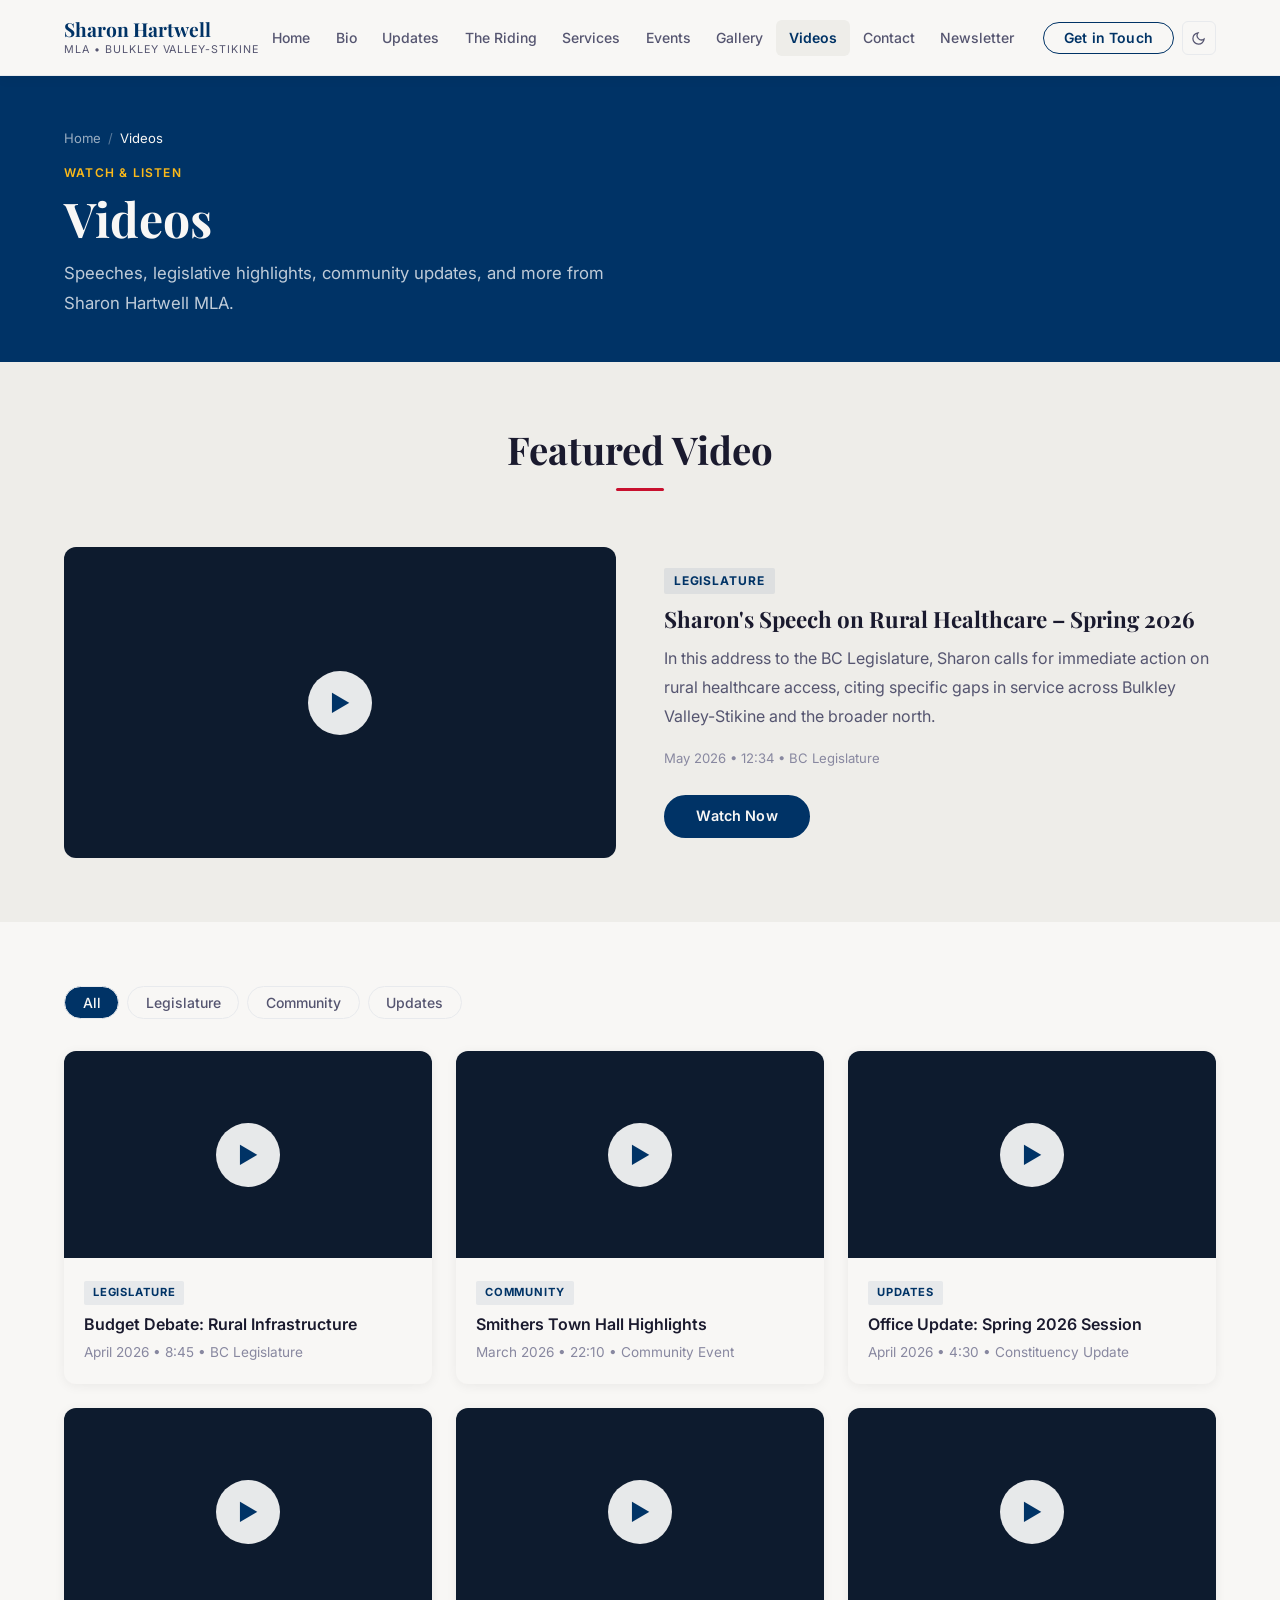
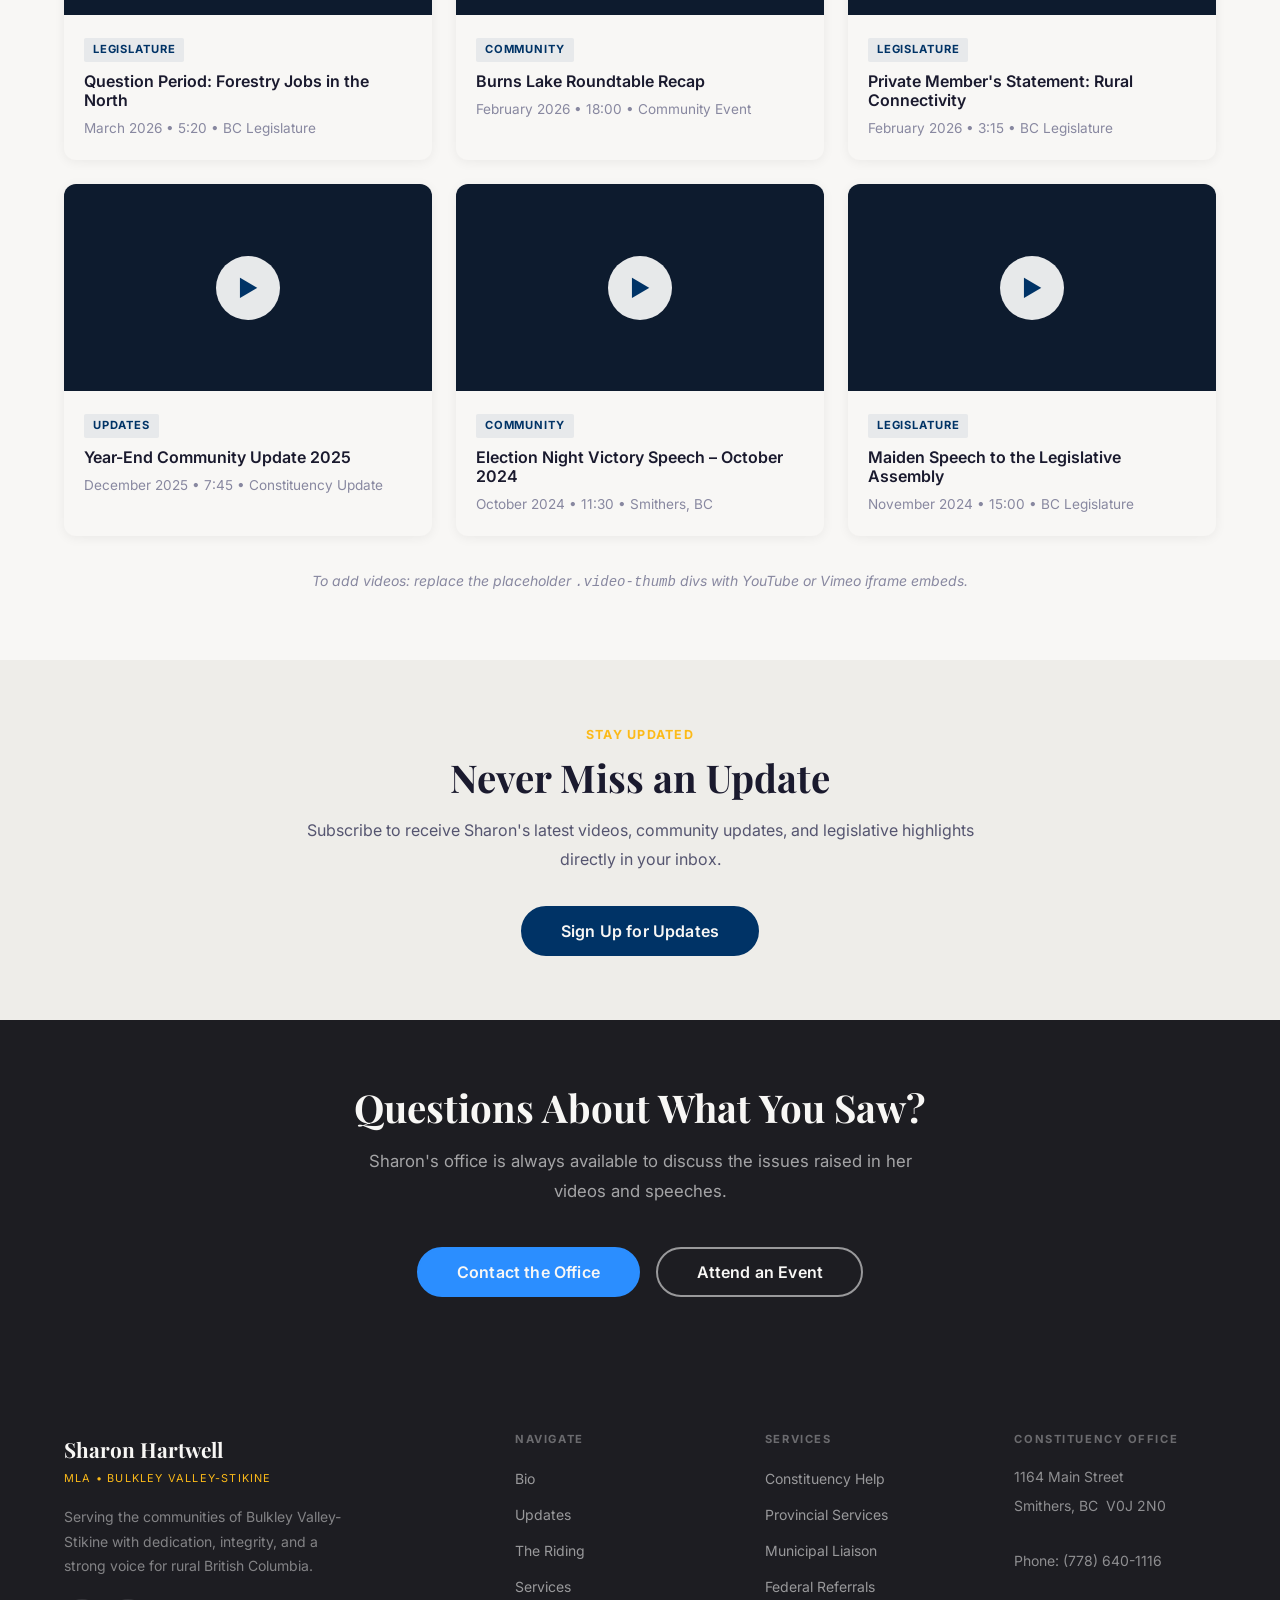
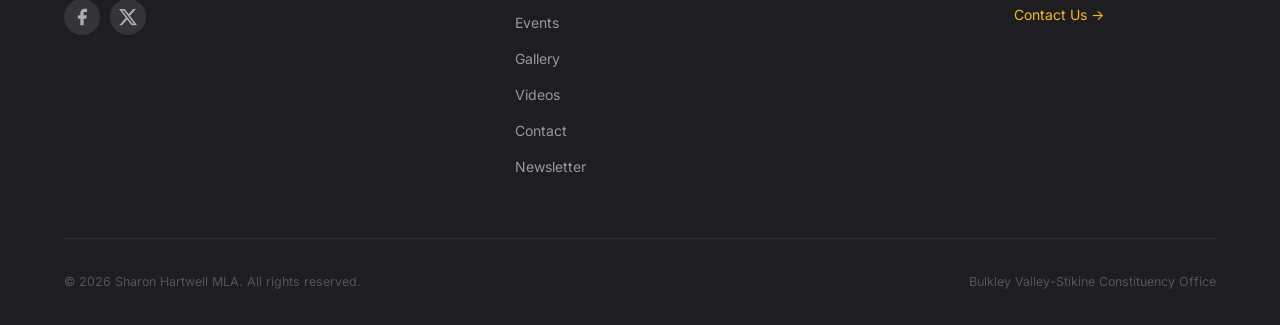
<file: videos.html>
<!DOCTYPE html>
<html lang="en">
<head>
  <meta charset="UTF-8" />
  <meta name="viewport" content="width=device-width, initial-scale=1.0" />
  <title>Videos | Sharon Hartwell MLA</title>
  <meta name="description" content="Watch videos from Sharon Hartwell MLA – speeches, legislative highlights, community updates, and more." />
  <link rel="preconnect" href="https://fonts.googleapis.com" />
  <link rel="preconnect" href="https://fonts.gstatic.com" crossorigin />
  <link href="https://fonts.googleapis.com/css2?family=Inter:wght@400;500;600;700&family=Playfair+Display:wght@400;700&display=swap" rel="stylesheet" />
  <link rel="icon" type="image/svg+xml" href="images/favicon.svg" />
  <!-- Open Graph / social sharing -->
  <meta property="og:type"        content="website" />
  <meta property="og:title"       content="Videos | Sharon Hartwell MLA" />
  <meta property="og:description" content="Videos from Sharon Hartwell MLA – legislature speeches, community updates, and highlights from Bulkley Valley-Stikine." />
  <meta property="og:image"       content="images/og-image.jpg" />
  <meta name="twitter:card"       content="summary_large_image" />
  <link rel="stylesheet" href="css/styles.css" />
</head>
<body>

  <!-- ── Header ──────────────────────────────────────────── -->
  <header class="site-header">
    <div class="nav-inner">
      <a href="index.html" class="nav-brand">
        <span class="nav-brand__name">Sharon Hartwell</span>
        <span class="nav-brand__title">MLA &bull; Bulkley Valley-Stikine</span>
      </a>
      <nav class="nav-links" role="navigation" aria-label="Main navigation">
        <a href="index.html">Home</a>
        <a href="bio.html">Bio</a>
        <a href="updates.html">Updates</a>
        <a href="riding.html">The Riding</a>
        <a href="services.html">Services</a>
        <a href="events.html">Events</a>
        <a href="gallery.html">Gallery</a>
        <a href="videos.html" class="active">Videos</a>
        <a href="contact.html">Contact</a>
        <a href="newsletter.html">Newsletter</a>
      </nav>
      <a href="contact.html" class="btn btn--primary nav-cta">Get in Touch</a>
      <button class="nav-toggle" aria-label="Toggle navigation" aria-expanded="false">
        <span></span><span></span><span></span>
      </button>
    </div>
  </header>
  <nav class="mobile-menu" role="navigation" aria-label="Mobile navigation">
    <a href="index.html">Home</a>
    <a href="bio.html">Bio</a>
    <a href="updates.html">Updates</a>
    <a href="riding.html">The Riding</a>
    <a href="services.html">Services</a>
    <a href="events.html">Events</a>
    <a href="gallery.html">Gallery</a>
    <a href="videos.html">Videos</a>
    <a href="contact.html">Contact</a>
    <a href="newsletter.html">Newsletter</a>
  </nav>

  <main>

    <!-- ── Page Hero ─────────────────────────────────────── -->
    <section class="page-hero">
      <div class="container">
        <nav class="breadcrumb" aria-label="Breadcrumb">
          <a href="index.html">Home</a>
          <span class="sep">/</span>
          <span class="current">Videos</span>
        </nav>
        <div class="page-hero__eyebrow">Watch &amp; Listen</div>
        <h1>Videos</h1>
        <p>Speeches, legislative highlights, community updates, and more from Sharon Hartwell MLA.</p>
      </div>
    </section>

    <!-- ── Featured Video ───────────────────────────────── -->
    <section class="section section--light">
      <div class="container">
        <div class="section-header">
          <h2>Featured Video</h2>
          <div class="divider"></div>
        </div>
        <div style="display:grid; grid-template-columns:1fr 1fr; gap:3rem; align-items:center;">
          <div class="video-thumb" style="border-radius:var(--radius-lg); overflow:hidden; aspect-ratio:16/9;">
            <!-- Replace with YouTube embed: <iframe width="100%" height="100%" src="https://www.youtube.com/embed/VIDEO_ID" ...></iframe> -->
            <div class="play-btn">&#9654;</div>
          </div>
          <div>
            <span style="font-size:0.75rem; font-weight:700; text-transform:uppercase; letter-spacing:0.08em; color:var(--navy); background:rgba(0,51,102,0.07); padding:0.2rem 0.6rem; border-radius:2px; display:inline-block; margin-bottom:0.75rem;">Legislature</span>
            <h2 style="font-size:1.4rem; margin-bottom:0.75rem;">Sharon's Speech on Rural Healthcare – Spring 2026</h2>
            <p style="margin-bottom:1rem;">In this address to the BC Legislature, Sharon calls for immediate action on rural healthcare access, citing specific gaps in service across Bulkley Valley-Stikine and the broader north.</p>
            <p style="font-size:0.82rem; color:var(--light-text); margin-bottom:1.5rem;">May 2026 &bull; 12:34 &bull; BC Legislature</p>
            <a href="#" class="btn btn--primary">Watch Now</a>
          </div>
        </div>
      </div>
    </section>

    <!-- ── All Videos ────────────────────────────────────── -->
    <section class="section">
      <div class="container">

        <!-- Filter -->
        <div style="display:flex; gap:0.5rem; flex-wrap:wrap; margin-bottom:2rem;">
          <button class="filter-btn active" style="padding:0.45rem 1.1rem; font-size:0.875rem; font-weight:500; border:1px solid var(--border); border-radius:2rem; background:var(--navy); color:var(--white); cursor:pointer; transition:all 180ms ease; font-family:inherit;">All</button>
          <button class="filter-btn" style="padding:0.45rem 1.1rem; font-size:0.875rem; font-weight:500; border:1px solid var(--border); border-radius:2rem; background:var(--white); color:var(--medium-text); cursor:pointer; transition:all 180ms ease; font-family:inherit;" onmouseover="this.style.background='var(--navy)';this.style.color='white';this.style.borderColor='var(--navy)'" onmouseout="this.style.background='var(--white)';this.style.color='var(--medium-text)';this.style.borderColor='var(--border)'">Legislature</button>
          <button class="filter-btn" style="padding:0.45rem 1.1rem; font-size:0.875rem; font-weight:500; border:1px solid var(--border); border-radius:2rem; background:var(--white); color:var(--medium-text); cursor:pointer; transition:all 180ms ease; font-family:inherit;" onmouseover="this.style.background='var(--navy)';this.style.color='white';this.style.borderColor='var(--navy)'" onmouseout="this.style.background='var(--white)';this.style.color='var(--medium-text)';this.style.borderColor='var(--border)'">Community</button>
          <button class="filter-btn" style="padding:0.45rem 1.1rem; font-size:0.875rem; font-weight:500; border:1px solid var(--border); border-radius:2rem; background:var(--white); color:var(--medium-text); cursor:pointer; transition:all 180ms ease; font-family:inherit;" onmouseover="this.style.background='var(--navy)';this.style.color='white';this.style.borderColor='var(--navy)'" onmouseout="this.style.background='var(--white)';this.style.color='var(--medium-text)';this.style.borderColor='var(--border)'">Updates</button>
        </div>

        <div class="video-grid">

          <div class="video-card">
            <div class="video-thumb">
              <!-- Replace with: <iframe ...YouTube embed...></iframe> -->
              <div class="play-btn">&#9654;</div>
            </div>
            <div class="video-card__body">
              <span style="font-size:0.7rem; font-weight:700; text-transform:uppercase; letter-spacing:0.08em; color:var(--navy); background:rgba(0,51,102,0.07); padding:0.2rem 0.55rem; border-radius:2px; display:inline-block; margin-bottom:0.6rem;">Legislature</span>
              <h3>Budget Debate: Rural Infrastructure</h3>
              <p>April 2026 &bull; 8:45 &bull; BC Legislature</p>
            </div>
          </div>

          <div class="video-card">
            <div class="video-thumb">
              <div class="play-btn">&#9654;</div>
            </div>
            <div class="video-card__body">
              <span style="font-size:0.7rem; font-weight:700; text-transform:uppercase; letter-spacing:0.08em; color:var(--navy); background:rgba(0,51,102,0.07); padding:0.2rem 0.55rem; border-radius:2px; display:inline-block; margin-bottom:0.6rem;">Community</span>
              <h3>Smithers Town Hall Highlights</h3>
              <p>March 2026 &bull; 22:10 &bull; Community Event</p>
            </div>
          </div>

          <div class="video-card">
            <div class="video-thumb">
              <div class="play-btn">&#9654;</div>
            </div>
            <div class="video-card__body">
              <span style="font-size:0.7rem; font-weight:700; text-transform:uppercase; letter-spacing:0.08em; color:var(--navy); background:rgba(0,51,102,0.07); padding:0.2rem 0.55rem; border-radius:2px; display:inline-block; margin-bottom:0.6rem;">Updates</span>
              <h3>Office Update: Spring 2026 Session</h3>
              <p>April 2026 &bull; 4:30 &bull; Constituency Update</p>
            </div>
          </div>

          <div class="video-card">
            <div class="video-thumb">
              <div class="play-btn">&#9654;</div>
            </div>
            <div class="video-card__body">
              <span style="font-size:0.7rem; font-weight:700; text-transform:uppercase; letter-spacing:0.08em; color:var(--navy); background:rgba(0,51,102,0.07); padding:0.2rem 0.55rem; border-radius:2px; display:inline-block; margin-bottom:0.6rem;">Legislature</span>
              <h3>Question Period: Forestry Jobs in the North</h3>
              <p>March 2026 &bull; 5:20 &bull; BC Legislature</p>
            </div>
          </div>

          <div class="video-card">
            <div class="video-thumb">
              <div class="play-btn">&#9654;</div>
            </div>
            <div class="video-card__body">
              <span style="font-size:0.7rem; font-weight:700; text-transform:uppercase; letter-spacing:0.08em; color:var(--navy); background:rgba(0,51,102,0.07); padding:0.2rem 0.55rem; border-radius:2px; display:inline-block; margin-bottom:0.6rem;">Community</span>
              <h3>Burns Lake Roundtable Recap</h3>
              <p>February 2026 &bull; 18:00 &bull; Community Event</p>
            </div>
          </div>

          <div class="video-card">
            <div class="video-thumb">
              <div class="play-btn">&#9654;</div>
            </div>
            <div class="video-card__body">
              <span style="font-size:0.7rem; font-weight:700; text-transform:uppercase; letter-spacing:0.08em; color:var(--navy); background:rgba(0,51,102,0.07); padding:0.2rem 0.55rem; border-radius:2px; display:inline-block; margin-bottom:0.6rem;">Legislature</span>
              <h3>Private Member's Statement: Rural Connectivity</h3>
              <p>February 2026 &bull; 3:15 &bull; BC Legislature</p>
            </div>
          </div>

          <div class="video-card">
            <div class="video-thumb">
              <div class="play-btn">&#9654;</div>
            </div>
            <div class="video-card__body">
              <span style="font-size:0.7rem; font-weight:700; text-transform:uppercase; letter-spacing:0.08em; color:var(--navy); background:rgba(0,51,102,0.07); padding:0.2rem 0.55rem; border-radius:2px; display:inline-block; margin-bottom:0.6rem;">Updates</span>
              <h3>Year-End Community Update 2025</h3>
              <p>December 2025 &bull; 7:45 &bull; Constituency Update</p>
            </div>
          </div>

          <div class="video-card">
            <div class="video-thumb">
              <div class="play-btn">&#9654;</div>
            </div>
            <div class="video-card__body">
              <span style="font-size:0.7rem; font-weight:700; text-transform:uppercase; letter-spacing:0.08em; color:var(--navy); background:rgba(0,51,102,0.07); padding:0.2rem 0.55rem; border-radius:2px; display:inline-block; margin-bottom:0.6rem;">Community</span>
              <h3>Election Night Victory Speech – October 2024</h3>
              <p>October 2024 &bull; 11:30 &bull; Smithers, BC</p>
            </div>
          </div>

          <div class="video-card">
            <div class="video-thumb">
              <div class="play-btn">&#9654;</div>
            </div>
            <div class="video-card__body">
              <span style="font-size:0.7rem; font-weight:700; text-transform:uppercase; letter-spacing:0.08em; color:var(--navy); background:rgba(0,51,102,0.07); padding:0.2rem 0.55rem; border-radius:2px; display:inline-block; margin-bottom:0.6rem;">Legislature</span>
              <h3>Maiden Speech to the Legislative Assembly</h3>
              <p>November 2024 &bull; 15:00 &bull; BC Legislature</p>
            </div>
          </div>

        </div>

        <p style="text-align:center; margin-top:2rem; font-size:0.875rem; color:var(--light-text);">
          <em>To add videos: replace the placeholder <code>.video-thumb</code> divs with YouTube or Vimeo iframe embeds.</em>
        </p>

      </div>
    </section>

    <!-- ── Subscribe ─────────────────────────────────────── -->
    <section class="section section--light">
      <div class="container">
        <div style="max-width:680px; margin:0 auto; text-align:center;">
          <p style="font-size:0.78rem;font-weight:700;text-transform:uppercase;letter-spacing:0.1em;color:var(--bc-gold);margin-bottom:0.5rem;">Stay Updated</p>
          <h2 style="margin-bottom:1rem;">Never Miss an Update</h2>
          <p style="margin-bottom:2rem;">Subscribe to receive Sharon's latest videos, community updates, and legislative highlights directly in your inbox.</p>
          <a href="contact.html" class="btn btn--primary btn--lg">Sign Up for Updates</a>
        </div>
      </div>
    </section>

    <!-- ── CTA ───────────────────────────────────────────── -->
    <section class="cta-section">
      <div class="container">
        <h2>Questions About What You Saw?</h2>
        <p>Sharon's office is always available to discuss the issues raised in her videos and speeches.</p>
        <div class="cta-buttons">
          <a href="contact.html" class="btn btn--gold btn--lg">Contact the Office</a>
          <a href="events.html" class="btn btn--outline-white btn--lg">Attend an Event</a>
        </div>
      </div>
    </section>

  </main>

  <!-- ── Footer ─────────────────────────────────────────── -->
  <footer class="site-footer">
    <div class="container">
      <div class="footer-grid">
        <div class="footer-brand">
          <div class="footer-brand__name">Sharon Hartwell</div>
          <div class="footer-brand__title">MLA &bull; Bulkley Valley-Stikine</div>
          <p>Serving the communities of Bulkley Valley-Stikine with dedication, integrity, and a strong voice for rural British Columbia.</p>
          <div class="social-icons">
            <a href="https://www.facebook.com/p/Sharon-Hartwell-MLA-Bulkley-Valley-Stikine-61552851267530/" target="_blank" rel="noopener noreferrer" aria-label="Facebook">
              <svg width="20" height="20" viewBox="0 0 24 24" fill="currentColor"><path d="M18 2h-3a5 5 0 0 0-5 5v3H7v4h3v8h4v-8h3l1-4h-4V7a1 1 0 0 1 1-1h3z"/></svg>
            </a>
            <a href="https://x.com/SharonMLA" target="_blank" rel="noopener noreferrer" aria-label="X (Twitter)">
              <svg width="20" height="20" viewBox="0 0 24 24" fill="currentColor"><path d="M18.244 2.25h3.308l-7.227 8.26 8.502 11.24H16.17l-5.214-6.817L4.99 21.75H1.68l7.73-8.835L1.254 2.25H8.08l4.713 6.231zm-1.161 17.52h1.833L7.084 4.126H5.117z"/></svg>
            </a>
          </div>
        </div>
        <div class="footer-col">
          <h4>Navigate</h4>
          <ul>
            <li><a href="bio.html">Bio</a></li>
            <li><a href="updates.html">Updates</a></li>
            <li><a href="riding.html">The Riding</a></li>
            <li><a href="services.html">Services</a></li>
            <li><a href="events.html">Events</a></li>
            <li><a href="gallery.html">Gallery</a></li>
            <li><a href="videos.html">Videos</a></li>
            <li><a href="contact.html">Contact</a></li>
            <li><a href="newsletter.html">Newsletter</a></li>
          </ul>
        </div>
        <div class="footer-col">
          <h4>Services</h4>
          <ul>
            <li><a href="services.html">Constituency Help</a></li>
            <li><a href="services.html">Provincial Services</a></li>
            <li><a href="services.html">Municipal Liaison</a></li>
            <li><a href="services.html">Federal Referrals</a></li>
          </ul>
        </div>
        <div class="footer-col">
          <h4>Constituency Office</h4>
          <p>1164 Main Street</p>
          <p>Smithers, BC &nbsp;V0J 2N0</p>
          <br />
          <p>Phone: (778) 640-1116</p>
          <br />
          <p><a href="contact.html" class="footer-gold-link">Contact Us &rarr;</a></p>
        </div>
      </div>
      <div class="footer-bottom">
        <p>&copy; 2026 Sharon Hartwell MLA. All rights reserved.</p>
        <p>Bulkley Valley-Stikine Constituency Office</p>
      </div>
    </div>
  </footer>

  <script src="js/main.js"></script>
</body>
</html>
</file>
<file: css/styles.css>
/* ============================================================
   SHARON HARTWELL MLA – MAIN STYLESHEET
   ============================================================ */

@import url('https://fonts.googleapis.com/css2?family=Inter:wght@300;400;500;600;700&family=Playfair+Display:ital,wght@0,700;1,400&display=swap');

/* --- Variables --- */
:root {
  --navy:        #003366;
  --navy-dark:   #00234a;
  --navy-light:  #1a5090;
  --gold:        #2B8EFF;
  --gold-dark:   #1A70DB;
  --bc-gold:     #FCBA19;
  --bc-gold-dark:#d9a000;
  --bc-red:      #C8102E;
  --charcoal:    #1d1d22;
  --charcoal-2:  #2a2a32;
  --white:       #f8f7f5;
  --light-bg:    #eeede9;
  --off-white:   #f2f1ee;
  --dark-text:   #1a1a2e;
  --medium-text: #555570;
  --light-text:  #8888a0;
  --border:      #e8eaed;
  --shadow-sm:   0 2px 12px rgba(0,0,0,0.06);
  --shadow-md:   0 8px 32px rgba(0,0,0,0.10);
  --shadow-lg:   0 20px 60px rgba(0,0,0,0.15);
  --nav-height:  76px;
  --max-width:   1200px;
  --radius:      6px;
  --radius-lg:   12px;
  --radius-pill: 999px;
  --transition:  220ms ease;
  --card-bg:     var(--white);
}

/* --- Reset --- */
*, *::before, *::after { box-sizing: border-box; margin: 0; padding: 0; }
html { scroll-behavior: smooth; font-size: 16px; }
body {
  font-family: 'Inter', system-ui, -apple-system, sans-serif;
  color: var(--dark-text);
  background: var(--white);
  line-height: 1.6;
  padding-top: var(--nav-height);
}
img { max-width: 100%; height: auto; display: block; }
a { color: var(--navy); text-decoration: none; }
a:hover { text-decoration: underline; }
ul { list-style: none; }

/* --- Typography --- */
h1, h2, h3, h4 {
  font-family: 'Playfair Display', Georgia, serif;
  line-height: 1.2;
  color: var(--dark-text);
}
h1 { font-size: clamp(2rem, 4vw, 3rem); }
h2 { font-size: clamp(1.6rem, 3vw, 2.4rem); }
h3 { font-size: clamp(1.1rem, 2vw, 1.35rem); }
h4 { font-size: 1.05rem; }
p  { line-height: 1.8; color: var(--medium-text); }

/* --- Layout --- */
.container {
  max-width: var(--max-width);
  margin: 0 auto;
  padding: 0 1.5rem;
}
.section        { padding: 4rem 0; }
.section--light { background: var(--light-bg); }
.section--dark  { background: var(--charcoal); }
.section--dark h2,
.section--dark h3 { color: var(--white); }
.section--dark p  { color: rgba(255,255,255,0.65); }
.section--navy  { background: var(--navy); }
.section--navy h2,
.section--navy h3,
.section--navy p { color: var(--white); }

.section-header        { text-align: center; margin-bottom: 3.5rem; }
.section-header h2     { margin-bottom: 0.6rem; }
.section-header p      { max-width: 580px; margin: 0.75rem auto 0; font-size: 1.05rem; }
.section--dark .section-header p { color: rgba(255,255,255,0.55); }
.divider {
  width: 48px; height: 3px;
  background: var(--bc-red);
  margin: 1rem auto 0;
  border-radius: 2px;
}

/* --- Buttons --- */
.btn {
  display: inline-flex;
  align-items: center;
  gap: 0.5rem;
  padding: 0.78rem 1.9rem;
  font-family: 'Inter', system-ui, sans-serif;
  font-size: 0.9rem;
  font-weight: 600;
  border: 2px solid transparent;
  border-radius: var(--radius-pill);
  cursor: pointer;
  transition: all var(--transition);
  text-decoration: none;
  white-space: nowrap;
  line-height: 1;
  letter-spacing: 0.01em;
}
.btn--primary       { background: var(--navy); color: var(--white); border-color: var(--navy); }
.btn--primary:hover { background: var(--navy-dark); border-color: var(--navy-dark); text-decoration: none; }
.btn--gold          { background: var(--gold); color: var(--white); border-color: var(--gold); }
.btn--gold:hover    { background: var(--gold-dark); border-color: var(--gold-dark); text-decoration: none; }
.btn--outline       { background: transparent; color: var(--navy); border-color: var(--navy); }
.btn--outline:hover { background: var(--navy); color: var(--white); text-decoration: none; }
.btn--outline-white       { background: transparent; color: var(--white); border-color: rgba(255,255,255,0.55); }
.btn--outline-white:hover { background: rgba(255,255,255,0.1); border-color: var(--white); text-decoration: none; }
.btn--lg { padding: 0.95rem 2.4rem; font-size: 1rem; }

/* --- Header / Navigation --- */
.site-header {
  position: fixed;
  top: 0; left: 0; right: 0;
  z-index: 1000;
  background: var(--white);
  border-bottom: 1px solid var(--border);
  box-shadow: var(--shadow-sm);
  height: var(--nav-height);
  transition: background 300ms ease, box-shadow 300ms ease, border-color 300ms ease;
}

/* Transparent state – home page before scroll */
.site-header.is-transparent {
  background: transparent;
  border-bottom-color: transparent;
  box-shadow: none;
}
.site-header.is-transparent .nav-brand__name  { color: var(--white); }
.site-header.is-transparent .nav-brand__title { color: rgba(255,255,255,0.6); }
.site-header.is-transparent .nav-links a      { color: rgba(255,255,255,0.82); }
.site-header.is-transparent .nav-links a:hover,
.site-header.is-transparent .nav-links a.active { color: var(--white); background: rgba(255,255,255,0.12); }
.site-header.is-transparent .nav-cta         { color: var(--white); border-color: rgba(255,255,255,0.55); }
.site-header.is-transparent .nav-cta:hover   { background: var(--white); color: var(--navy); text-decoration: none; }
.site-header.is-transparent .nav-toggle span { background: var(--white); }

.nav-inner {
  display: flex;
  align-items: center;
  justify-content: space-between;
  height: var(--nav-height);
  max-width: var(--max-width);
  margin: 0 auto;
  padding: 0 1.5rem;
}
.nav-brand        { display: flex; flex-direction: column; text-decoration: none; }
.nav-brand:hover  { text-decoration: none; }
.nav-brand__name  {
  font-family: 'Playfair Display', Georgia, serif;
  font-size: 1.2rem; font-weight: 700;
  color: var(--navy); line-height: 1.2;
  transition: color 300ms ease;
}
.nav-brand__title {
  font-size: 0.67rem; color: var(--medium-text);
  font-weight: 400; letter-spacing: 0.09em;
  text-transform: uppercase;
  transition: color 300ms ease;
}
.nav-links { display: flex; align-items: center; gap: 0; }
.nav-links a {
  padding: 0.45rem 0.8rem;
  font-size: 0.875rem; font-weight: 500;
  color: var(--medium-text);
  border-radius: var(--radius);
  transition: color var(--transition), background var(--transition);
  text-decoration: none; white-space: nowrap;
}
.nav-links a:hover,
.nav-links a.active   { color: var(--navy); background: var(--light-bg); text-decoration: none; }
.nav-links a.active   { font-weight: 600; }
.nav-cta {
  margin-left: 1rem;
  padding: 0.5rem 1.25rem;
  border-radius: var(--radius-pill);
  border: 1.5px solid var(--navy);
  font-size: 0.875rem; font-weight: 600;
  color: var(--navy);
  background: transparent;
  transition: all 300ms ease;
  text-decoration: none;
}
.nav-cta:hover { background: var(--navy); color: var(--white); text-decoration: none; }

/* Mobile toggle */
.nav-toggle {
  display: none; flex-direction: column;
  gap: 5px; background: none; border: none;
  cursor: pointer; padding: 8px;
}
.nav-toggle span { display: block; width: 24px; height: 2px; background: var(--navy); transition: all var(--transition); }

/* Mobile menu */
.mobile-menu {
  display: none; position: fixed;
  top: var(--nav-height); left: 0; right: 0;
  background: var(--white);
  border-bottom: 1px solid var(--border);
  box-shadow: var(--shadow-md);
  z-index: 999; padding: 0.5rem 1.5rem 1rem;
}
.mobile-menu.open     { display: block; }
.mobile-menu a {
  display: block; padding: 0.85rem 0;
  font-size: 1rem; font-weight: 500;
  color: var(--dark-text);
  border-bottom: 1px solid var(--border);
  text-decoration: none;
}
.mobile-menu a:last-child { border-bottom: none; }
.mobile-menu a:hover      { color: var(--navy); }

/* --- Announcement Bar --- */
.announce-bar {
  background: var(--gold); color: var(--white);
  text-align: center; padding: 0.55rem 1rem;
  font-size: 0.875rem; font-weight: 500;
}
.announce-bar a     { color: var(--white); font-weight: 700; text-decoration: underline; }
body.has-announce   { padding-top: calc(var(--nav-height) + 38px); }

/* --- Page Hero (inner pages) --- */
.page-hero { background: var(--navy); padding: 3.25rem 0 2.75rem; }
.page-hero__eyebrow {
  font-size: 0.75rem; font-weight: 600;
  letter-spacing: 0.1em; text-transform: uppercase;
  color: var(--bc-gold); margin-bottom: 0.45rem;
}
.page-hero h1 { color: var(--white); margin-bottom: 0.65rem; }
.page-hero p  { color: rgba(255,255,255,0.75); font-size: 1.05rem; max-width: 600px; }

.breadcrumb          { display: flex; gap: 0.45rem; align-items: center; margin-bottom: 0.9rem; font-size: 0.82rem; }
.breadcrumb a        { color: rgba(255,255,255,0.6); text-decoration: none; }
.breadcrumb a:hover  { color: var(--white); }
.breadcrumb .sep     { color: rgba(255,255,255,0.35); }
.breadcrumb .current { color: var(--white); }

/* --- Home Hero --- */
.home-hero {
  /* To add a regional background image, place a photo at images/hero-bg.jpg
     (e.g. Hudson Bay Mountain or a NW BC landscape) and uncomment the line below: */
  /* background-image: url('../images/hero-bg.jpg'); */
  background-color: var(--navy);
  background-size: cover;
  background-position: center top;
  min-height: 88vh;
  display: flex;
  align-items: center;
  position: relative;
  margin-top: calc(-1 * var(--nav-height));
  padding-top: var(--nav-height);
}
.home-hero::before {
  content: '';
  position: absolute;
  inset: 0;
  background: linear-gradient(to right, rgba(0,15,30,0.82) 0%, rgba(0,15,30,0.55) 55%, rgba(0,15,30,0.25) 100%);
  z-index: 0;
}
.home-hero .container { position: relative; z-index: 1; padding: 4rem 1.5rem; width: 100%; }
.hero-layout          { display: grid; grid-template-columns: 1.1fr 0.9fr; gap: 4rem; align-items: center; }
.hero-text            { color: var(--white); }
.hero-eyebrow {
  display: inline-flex; align-items: center; gap: 0.5rem;
  color: rgba(255,255,255,0.55);
  font-size: 0.72rem; font-weight: 600;
  text-transform: uppercase; letter-spacing: 0.16em;
  margin-bottom: 1rem;
}
.hero-name {
  font-family: 'Playfair Display', Georgia, serif;
  font-size: clamp(2.75rem, 5.5vw, 4.25rem);
  font-weight: 700; color: var(--white);
  line-height: 1.05; margin-bottom: 0.15rem;
  letter-spacing: -0.01em;
}
.hero-mla {
  font-family: 'Playfair Display', Georgia, serif;
  font-size: clamp(1.6rem, 3.2vw, 2.5rem);
  font-weight: 700; color: var(--bc-gold);
  letter-spacing: 0.08em;
  text-transform: uppercase;
  line-height: 1; margin-bottom: 1.1rem;
}
.hero-title  { font-size: 1rem; color: rgba(255,255,255,0.7); font-weight: 400; margin-bottom: 0.3rem; font-family: 'Inter', sans-serif; }
.hero-riding { font-size: 0.9rem; color: rgba(255,255,255,0.45); margin-bottom: 2rem; font-weight: 400; letter-spacing: 0.02em; }
.hero-quote {
  font-size: 1.05rem; color: rgba(255,255,255,0.8);
  font-style: italic; line-height: 1.75;
  margin-bottom: 2.5rem;
  padding-left: 1.25rem;
  border-left: 3px solid var(--bc-gold);
}
.hero-buttons { display: flex; gap: 1rem; flex-wrap: wrap; }

.hero-photo-wrap { position: relative; }
.hero-photo {
  width: 100%; max-width: 380px;
  aspect-ratio: 3/4;
  border-radius: var(--radius-lg); overflow: hidden;
  margin: 0 auto;
  box-shadow: var(--shadow-lg);
  background: #1a4d8c;
  display: flex; align-items: center; justify-content: center;
  color: rgba(255,255,255,0.3); font-size: 0.9rem;
  flex-direction: column; gap: 0.75rem;
}
.hero-photo img { width: 100%; height: 100%; object-fit: cover; }
.hero-photo svg { width: 3rem; height: 3rem; opacity: 0.28; }
.hero-photo-caption { text-align: center; margin-top: 1rem; color: rgba(255,255,255,0.4); font-size: 0.8rem; }

/* --- Quick Nav Grid --- */
.quick-nav-grid { display: grid; grid-template-columns: repeat(4, 1fr); gap: 1.25rem; }
.qn-card {
  display: flex; flex-direction: column;
  padding: 1.75rem 1.5rem;
  background: var(--white);
  border: 1px solid var(--border);
  border-radius: var(--radius-lg);
  text-decoration: none;
  transition: border-color var(--transition), box-shadow var(--transition);
}
.qn-card:hover {
  border-color: var(--navy);
  box-shadow: var(--shadow-sm);
  text-decoration: none;
}
.qn-icon {
  width: 40px; height: 40px;
  border-radius: 8px;
  background: var(--light-bg);
  display: flex; align-items: center; justify-content: center;
  margin-bottom: 1rem;
  color: var(--navy);
}
.qn-title {
  font-family: 'Inter', system-ui, sans-serif;
  font-size: 0.95rem; font-weight: 600;
  color: var(--dark-text); margin-bottom: 0.3rem;
}
.qn-desc { font-size: 0.83rem; color: var(--medium-text); line-height: 1.5; }

/* --- Event Items --- */
.events-list { display: flex; flex-direction: column; gap: 1rem; }
.event-item {
  display: grid; grid-template-columns: 72px 1fr auto;
  gap: 1.5rem; align-items: center;
  padding: 1.5rem 1.75rem;
  background: var(--white);
  border: 1px solid var(--border);
  border-radius: var(--radius-lg);
  transition: box-shadow 250ms ease, transform 250ms ease;
}
.event-item:hover { box-shadow: var(--shadow-sm); }
.event-date {
  text-align: center; background: var(--navy);
  color: var(--white); border-radius: var(--radius);
  padding: 0.75rem 0.4rem;
}
.event-date__month { font-size: 0.63rem; text-transform: uppercase; letter-spacing: 0.12em; color: var(--bc-gold); font-weight: 700; }
.event-date__day   { font-size: 1.65rem; font-weight: 700; line-height: 1.1; }
.event-date__year  { font-size: 0.6rem; color: rgba(255,255,255,0.45); }
.event-info h3     { font-size: 1.05rem; font-family: 'Inter', system-ui, sans-serif; font-weight: 600; margin-bottom: 0.25rem; color: var(--dark-text); }
.event-info p      { font-size: 0.875rem; color: var(--medium-text); }

/* --- News Cards --- */
.news-grid { display: grid; grid-template-columns: repeat(3, 1fr); gap: 1.75rem; }
.news-card {
  background: var(--white);
  border-radius: var(--radius-lg); overflow: hidden;
  box-shadow: var(--shadow-sm);
  transition: box-shadow 250ms ease, transform 250ms ease;
}
.news-card:hover { box-shadow: var(--shadow-sm); }
.news-card__img {
  width: 100%; aspect-ratio: 16/9;
  background: linear-gradient(135deg, #dae5f5 0%, #c2d6ee 100%);
  display: flex; align-items: center; justify-content: center;
  color: var(--medium-text); font-size: 0.85rem;
}
.news-card__body    { padding: 1.5rem; }
.news-card__tag {
  font-size: 0.67rem; font-weight: 700;
  text-transform: uppercase; letter-spacing: 0.1em;
  color: var(--navy); background: rgba(0,51,102,0.07);
  padding: 0.25rem 0.7rem;
  border-radius: var(--radius-pill);
  display: inline-block; margin-bottom: 0.75rem;
}
.news-card__title { font-size: 1rem; font-weight: 600; margin-bottom: 0.4rem; font-family: 'Inter', system-ui, sans-serif; line-height: 1.45; color: var(--dark-text); }
.news-card__meta  { font-size: 0.8rem; color: var(--light-text); margin-bottom: 0.65rem; }
.news-card__body p { font-size: 0.875rem; }

/* --- CTA Section --- */
.cta-section {
  background: var(--charcoal);
  padding: 4rem 0; text-align: center;
}
.cta-section h2 { color: var(--white); margin-bottom: 1rem; }
.cta-section p  { color: rgba(255,255,255,0.6); font-size: 1.05rem; max-width: 560px; margin: 0 auto 2.5rem; }
.cta-buttons    { display: flex; gap: 1rem; justify-content: center; flex-wrap: wrap; }

/* --- Gallery Grid --- */
.gallery-grid { display: grid; grid-template-columns: repeat(auto-fill, minmax(260px, 1fr)); gap: 1rem; }
.gallery-item {
  aspect-ratio: 4/3; border-radius: var(--radius-lg); overflow: hidden;
  background: linear-gradient(135deg, #dae5f5 0%, #bcd0ea 100%);
  cursor: pointer; position: relative;
  display: flex; align-items: center; justify-content: center;
  color: var(--medium-text); font-size: 0.85rem;
}
.gallery-item img           { width: 100%; height: 100%; object-fit: cover; transition: transform 0.35s ease; position: absolute; inset: 0; }
.gallery-item:hover img     { transform: scale(1.06); }
.gallery-overlay {
  position: absolute; inset: 0;
  background: rgba(0,35,74,0.65);
  opacity: 0; transition: opacity 250ms ease;
  display: flex; align-items: center; justify-content: center;
  color: var(--white); font-size: 2rem;
}
.gallery-item:hover .gallery-overlay { opacity: 1; }

/* --- Video Grid --- */
.video-grid { display: grid; grid-template-columns: repeat(auto-fill, minmax(320px, 1fr)); gap: 1.5rem; }
.video-card {
  background: var(--white); border-radius: var(--radius-lg);
  overflow: hidden; box-shadow: var(--shadow-sm);
  transition: box-shadow 250ms ease, transform 250ms ease;
}
.video-card:hover { box-shadow: var(--shadow-sm); }
.video-thumb {
  width: 100%; aspect-ratio: 16/9;
  background: #0d1b2e;
  display: flex; align-items: center; justify-content: center;
  position: relative; cursor: pointer;
}
.play-btn {
  width: 64px; height: 64px; border-radius: 50%;
  background: rgba(255,255,255,0.9);
  display: flex; align-items: center; justify-content: center;
  font-size: 1.4rem; color: var(--navy);
  transition: background var(--transition), transform var(--transition);
}
.video-thumb:hover .play-btn { background: var(--white); transform: scale(1.1); }
.video-card__body    { padding: 1.25rem; }
.video-card__body h3 { font-size: 1rem; font-family: 'Inter', system-ui, sans-serif; font-weight: 600; margin-bottom: 0.35rem; }
.video-card__body p  { font-size: 0.85rem; color: var(--light-text); }

/* --- Services --- */
.service-tabs { display: flex; margin-bottom: 2.5rem; border-bottom: 2px solid var(--border); overflow-x: auto; }
.service-tab {
  padding: 0.85rem 1.75rem;
  font-weight: 600; font-size: 0.875rem;
  color: var(--medium-text);
  background: none; border: none; cursor: pointer;
  border-bottom: 3px solid transparent;
  margin-bottom: -2px; white-space: nowrap;
  transition: all var(--transition);
  font-family: 'Inter', system-ui, sans-serif;
}
.service-tab.active,
.service-tab:hover        { color: var(--navy); border-bottom-color: var(--navy); }
.service-panel            { display: none; }
.service-panel.active     { display: block; }
.service-cards { display: grid; grid-template-columns: repeat(auto-fill, minmax(280px, 1fr)); gap: 1.25rem; }
.service-card {
  padding: 2rem;
  background: var(--white); border-radius: var(--radius-lg);
  border-top: 3px solid var(--bc-red);
  box-shadow: var(--shadow-sm);
  transition: box-shadow 250ms ease, transform 250ms ease;
}
.service-card:hover    { box-shadow: var(--shadow-sm); }
.service-card h3       { font-size: 1rem; margin-bottom: 0.5rem; font-family: 'Inter', system-ui, sans-serif; font-weight: 700; color: var(--dark-text); }
.service-card p        { font-size: 0.875rem; }
.service-card__icon    { font-size: 1.75rem; margin-bottom: 0.85rem; }
.service-info-box {
  padding: 1.75rem 2rem; background: var(--light-bg);
  border-radius: var(--radius-lg); border-left: 4px solid var(--bc-gold);
  margin-top: 2rem;
}
.service-info-box h3 { font-size: 1.05rem; margin-bottom: 0.5rem; font-family: 'Inter', system-ui, sans-serif; }
.service-info-box p  { font-size: 0.9rem; }

/* --- Bio --- */
.bio-layout { display: grid; grid-template-columns: 360px 1fr; gap: 4rem; align-items: start; }
.bio-photo {
  aspect-ratio: 3/4; border-radius: 18px;
  overflow: hidden; box-shadow: var(--shadow-lg);
  background: linear-gradient(145deg, #c8d9ef 0%, #a9c2e0 100%);
  display: flex; align-items: center; justify-content: center;
  color: var(--medium-text); font-size: 0.875rem;
  flex-direction: column; gap: 0.5rem;
}
.bio-photo img { width: 100%; height: 100%; object-fit: cover; }
.bio-content p { margin-bottom: 1.1rem; }
.bio-highlights { display: grid; grid-template-columns: 1fr 1fr; gap: 1rem; margin-top: 2.5rem; }
.highlight-card {
  padding: 1.25rem; background: var(--light-bg);
  border-radius: var(--radius-lg); border-left: 3px solid var(--bc-gold);
}
.highlight-card h4 { font-size: 0.73rem; text-transform: uppercase; letter-spacing: 0.1em; color: var(--medium-text); margin-bottom: 0.35rem; font-family: 'Inter', system-ui, sans-serif; }
.highlight-card p  { font-size: 0.93rem; font-weight: 600; color: var(--dark-text); margin: 0; }

/* --- Update Feed (updates.html) --- */
.update-card {
  padding: 2rem 0;
}
.update-card__meta {
  display: flex;
  align-items: center;
  gap: 0.75rem;
  margin-bottom: 0.75rem;
}
.update-card__date {
  font-size: 0.8rem;
  color: var(--medium-text);
  font-weight: 500;
}
.update-card__category {
  font-size: 0.72rem;
  font-weight: 700;
  text-transform: uppercase;
  letter-spacing: 0.08em;
  padding: 0.2rem 0.65rem;
  border-radius: 999px;
}
.update-cat--legislature { background: #dce8f8; color: #1a4a80; }
.update-cat--advocacy    { background: #fef3d0; color: #7a5200; }
.update-cat--info        { background: #d8f5e8; color: #1a5c38; }
.update-cat--community   { background: #ede8f8; color: #4a2a80; }
.update-card__title {
  font-size: clamp(1.1rem, 2vw, 1.3rem);
  margin-bottom: 1rem;
  color: var(--dark-text);
}
.update-card__body p    { margin-bottom: 0.85rem; font-size: 0.95rem; }
.update-card__body p:last-child { margin-bottom: 0; }
.update-card__body a    { color: var(--navy); }
.update-card__body a:hover { text-decoration: underline; }
.update-card__footer {
  margin-top: 1.25rem;
  padding-top: 1rem;
  border-top: 1px solid var(--border);
}
.update-card__contact {
  font-size: 0.875rem;
  font-weight: 600;
  color: var(--navy);
}
.update-card__contact:hover { text-decoration: underline; }
.update-divider {
  border: none;
  border-top: 1px solid var(--border);
}
body.dark-mode .update-cat--legislature { background: #1a2e4a; color: #90b8f0; }
body.dark-mode .update-cat--advocacy    { background: #3a2c00; color: #f0c850; }
body.dark-mode .update-cat--info        { background: #0d2e1a; color: #60d090; }
body.dark-mode .update-cat--community   { background: #1e1040; color: #b090f0; }
body.dark-mode .update-card__title      { color: var(--dark-text); }
body.dark-mode .update-card__body a     { color: #a0c0ff; }
body.dark-mode .update-card__contact    { color: #a0c0ff; }
body.dark-mode .update-card__footer     { border-color: var(--border); }
body.dark-mode .update-divider          { border-color: var(--border); }

/* --- Resource Cards (Services page) --- */
.resource-grid {
  display: grid;
  grid-template-columns: repeat(2, 1fr);
  gap: 1.5rem;
}
.resource-card {
  background: var(--card-bg);
  border: 1px solid var(--border);
  border-radius: var(--radius-lg);
  overflow: hidden;
}
.resource-card__header {
  display: flex;
  align-items: center;
  gap: 0.85rem;
  background: var(--navy);
  padding: 1rem 1.5rem;
}
.resource-card__header span { font-size: 1.45rem; line-height: 1; }
.resource-card__header h3 {
  font-family: 'Inter', system-ui, sans-serif;
  font-size: 1rem;
  font-weight: 700;
  color: var(--white);
  margin: 0;
}
.resource-list {
  list-style: none;
  padding: 0;
  margin: 0;
}
.resource-list li {
  padding: 0.9rem 1.5rem;
  border-bottom: 1px solid var(--border);
  font-size: 0.9rem;
  line-height: 1.55;
}
.resource-list li:last-child { border-bottom: none; }
.resource-list li strong {
  display: block;
  font-weight: 600;
  font-size: 0.875rem;
  color: var(--dark-text);
  margin-bottom: 0.18rem;
}
.resource-list a { color: var(--navy); }
.resource-list a:hover { text-decoration: underline; }
.resource-phone {
  font-size: 1.05rem;
  font-weight: 700;
  color: var(--bc-red);
  letter-spacing: 0.02em;
}
body.dark-mode .resource-card         { background: var(--card-bg); border-color: var(--border); }
body.dark-mode .resource-card__header { background: var(--navy-dark); }
body.dark-mode .resource-list li      { border-color: var(--border); }
body.dark-mode .resource-list li strong { color: var(--dark-text); }
body.dark-mode .resource-list a       { color: #a0c0ff; }

/* --- Key Issues Grid --- */
.key-issues-grid {
  display: grid;
  grid-template-columns: repeat(3, 1fr);
  gap: 1.5rem;
  margin-bottom: 2rem;
}
.key-issue-card {
  padding: 1.75rem;
  background: var(--card-bg);
  border-radius: var(--radius-lg);
  border: 1px solid var(--border);
}
.key-issue-card h3 {
  font-family: 'Inter', system-ui, sans-serif;
  font-size: 1rem;
  font-weight: 700;
  margin-bottom: 0.65rem;
  color: var(--dark-text);
}
.key-issue-card .issue-push-label {
  font-size: 0.78rem;
  font-weight: 700;
  text-transform: uppercase;
  letter-spacing: 0.07em;
  color: var(--bc-gold);
  margin-bottom: 0.4rem;
  display: block;
}
.key-issue-card ul {
  font-size: 0.845rem;
  padding-left: 1.2rem;
  list-style: disc;
  line-height: 1.9;
}

/* --- Legislature Activity (Bio page) --- */
.leg-grid {
  display: grid;
  grid-template-columns: repeat(auto-fit, minmax(270px, 1fr));
  gap: 1.5rem;
}
.leg-card {
  background: var(--white);
  border: 1px solid var(--border);
  border-top: 3px solid var(--bc-gold);
  border-radius: var(--radius-lg);
  padding: 1.75rem;
}
.leg-card__date {
  font-size: 0.78rem;
  text-transform: uppercase;
  letter-spacing: 0.08em;
  color: var(--medium-text);
  margin-bottom: 0.55rem;
  font-family: 'Inter', sans-serif;
}
.leg-card__type {
  display: inline-block;
  font-size: 0.78rem;
  font-weight: 600;
  font-family: 'Inter', sans-serif;
  color: var(--navy);
  background: var(--light-bg);
  padding: 0.2rem 0.65rem;
  border-radius: 999px;
  margin-bottom: 0.85rem;
}
.leg-card h4 { margin-bottom: 0.6rem; font-size: 0.97rem; }
.leg-card p  { font-size: 0.88rem; line-height: 1.7; }

/* --- Community Action Grid (Bio page) --- */
.action-grid {
  display: grid;
  grid-template-columns: repeat(3, 1fr);
  gap: 1.25rem;
}
.action-photo {
  border-radius: var(--radius-lg);
  overflow: hidden;
  border: 1px solid var(--border);
  background: var(--light-bg);
}
.action-photo__placeholder {
  aspect-ratio: 4/3;
  display: flex;
  align-items: center;
  justify-content: center;
  color: var(--medium-text);
  background: var(--light-bg);
}
.action-photo__label {
  padding: 0.85rem 1rem;
  background: var(--white);
}
.action-photo__place {
  display: block;
  font-weight: 600;
  font-size: 0.88rem;
  color: var(--dark-text);
}
.action-photo__event {
  display: block;
  font-size: 0.82rem;
  color: var(--medium-text);
  margin-top: 0.2rem;
}

/* --- Riding --- */
.riding-stats { display: grid; grid-template-columns: repeat(auto-fill, minmax(170px, 1fr)); gap: 1.25rem; margin-bottom: 3rem; }
.stat-card {
  text-align: center; padding: 2.25rem 1rem;
  background: var(--white); border-radius: var(--radius-lg);
  box-shadow: var(--shadow-sm);
  transition: box-shadow 250ms ease, transform 250ms ease;
}
.stat-card:hover        { box-shadow: var(--shadow-sm); }
.stat-card__number      { font-family: 'Playfair Display', Georgia, serif; font-size: 2.5rem; font-weight: 700; color: var(--navy); display: block; margin-bottom: 0.35rem; }
.stat-card__label       { font-size: 0.77rem; color: var(--medium-text); font-weight: 500; text-transform: uppercase; letter-spacing: 0.08em; }
.communities-grid { display: grid; grid-template-columns: repeat(auto-fill, minmax(190px, 1fr)); gap: 1rem; }
.community-card {
  padding: 1.35rem; background: var(--white);
  border: 1px solid var(--border); border-radius: var(--radius-lg);
  text-align: center; display: block; text-decoration: none; color: inherit;
  transition: border-color var(--transition), box-shadow var(--transition), transform var(--transition);
}
.community-card:hover { border-color: var(--navy); box-shadow: var(--shadow-sm); transform: translateY(-2px); text-decoration: none; }
.community-card h3    { font-size: 1rem; font-family: 'Inter', system-ui, sans-serif; font-weight: 600; margin-bottom: 0.2rem; color: var(--dark-text); }
.community-card p     { font-size: 0.82rem; }
.community-card .community-link { font-size: 0.75rem; color: var(--navy); font-weight: 600; margin-top: 0.5rem; display: block; }
.map-placeholder {
  width: 100%; height: 340px;
  background: linear-gradient(135deg, #dae5f5 0%, #bcd0ea 100%);
  border-radius: var(--radius-lg);
  display: flex; align-items: center; justify-content: center;
  color: var(--navy); font-weight: 500; font-size: 0.95rem; gap: 0.5rem;
  border: 1px solid var(--border);
}

/* --- Contact --- */
.contact-grid { display: grid; grid-template-columns: 1fr 1fr; gap: 3.5rem; }
.form-group   { margin-bottom: 1.35rem; }
.form-group label { display: block; font-size: 0.875rem; font-weight: 600; color: var(--dark-text); margin-bottom: 0.45rem; }
.form-group input,
.form-group select,
.form-group textarea {
  width: 100%; padding: 0.8rem 1.1rem;
  font-size: 0.95rem; font-family: 'Inter', system-ui, sans-serif;
  border: 1.5px solid var(--border); border-radius: var(--radius-lg);
  background: var(--white); color: var(--dark-text);
  transition: border-color var(--transition), box-shadow var(--transition);
}
.form-group input:focus,
.form-group select:focus,
.form-group textarea:focus { outline: none; border-color: var(--navy); box-shadow: 0 0 0 4px rgba(0,51,102,0.08); }
.form-group textarea { height: 140px; resize: vertical; }
.form-row { display: grid; grid-template-columns: 1fr 1fr; gap: 1rem; }
.form-success {
  padding: 2.5rem;
  background: #f0f9f0; border: 1px solid #b8e0b8;
  border-radius: var(--radius-lg); text-align: center;
}
.form-success h3 { color: #2d7a2d; margin-bottom: 0.5rem; }
.form-success p  { color: #4a7a4a; }
.contact-info__item  { display: flex; gap: 1.1rem; margin-bottom: 1.75rem; align-items: flex-start; }
.contact-info__icon  {
  width: 44px; height: 44px; border-radius: 12px;
  background: rgba(0,51,102,0.07);
  display: flex; align-items: center; justify-content: center;
  font-size: 1.1rem; flex-shrink: 0;
}
.contact-info__text h4 { font-size: 0.875rem; font-weight: 700; margin-bottom: 0.2rem; font-family: 'Inter', system-ui, sans-serif; }
.contact-info__text p  { font-size: 0.875rem; margin: 0; }
.hours-table           { width: 100%; border-collapse: collapse; font-size: 0.875rem; margin-top: 0.5rem; }
.hours-table td        { padding: 0.4rem 0; color: var(--medium-text); }
.hours-table td:first-child { font-weight: 600; color: var(--dark-text); width: 50%; }

/* --- Footer --- */
.site-footer { background: var(--charcoal); color: rgba(255,255,255,0.6); padding: 4.5rem 0 2rem; }
.footer-grid { display: grid; grid-template-columns: 2fr 1fr 1fr 1fr; gap: 3rem; margin-bottom: 3rem; }
.footer-brand__name  { font-family: 'Playfair Display', Georgia, serif; font-size: 1.3rem; font-weight: 700; color: var(--white); margin-bottom: 0.25rem; }
.footer-brand__title { font-size: 0.68rem; text-transform: uppercase; letter-spacing: 0.11em; color: var(--bc-gold); margin-bottom: 1.1rem; }
.footer-brand p      { font-size: 0.875rem; color: rgba(255,255,255,0.45); line-height: 1.75; max-width: 280px; }
.footer-col h4 {
  color: rgba(255,255,255,0.35);
  font-size: 0.7rem; font-weight: 700;
  text-transform: uppercase; letter-spacing: 0.14em;
  margin-bottom: 1.25rem;
  font-family: 'Inter', system-ui, sans-serif;
}
.footer-col ul li        { margin-bottom: 0.65rem; }
.footer-col ul li a      { color: rgba(255,255,255,0.55); font-size: 0.875rem; transition: color var(--transition); }
.footer-col ul li a:hover { color: var(--white); text-decoration: none; }
.footer-col p            { font-size: 0.875rem; color: rgba(255,255,255,0.5); margin-bottom: 0.4rem; line-height: 1.6; }
.footer-gold-link        { color: var(--bc-gold) !important; }
.footer-gold-link:hover  { color: var(--bc-gold-dark) !important; text-decoration: none !important; }
.social-icons { display: flex; gap: 0.65rem; margin-top: 1.25rem; }
.social-icons a { display: flex; align-items: center; justify-content: center; width: 36px; height: 36px; border-radius: 50%; background: rgba(255,255,255,0.1); color: rgba(255,255,255,0.6); transition: background var(--transition), color var(--transition); }
.social-icons a:hover { background: var(--bc-gold); color: var(--charcoal); text-decoration: none; }
.footer-bottom {
  border-top: 1px solid rgba(255,255,255,0.07);
  padding-top: 2rem;
  display: flex; justify-content: space-between;
  align-items: center; gap: 1rem; flex-wrap: wrap;
}
.footer-bottom p { font-size: 0.78rem; color: rgba(255,255,255,0.25); }

/* --- Utility --- */
.text-center { text-align: center; }
.text-gold   { color: var(--bc-gold) !important; }
.mt-1 { margin-top: 1rem; }
.mt-2 { margin-top: 2rem; }
.mt-3 { margin-top: 3rem; }
.mb-1 { margin-bottom: 1rem; }
.mb-2 { margin-bottom: 2rem; }
.view-all {
  display: inline-flex; align-items: center; gap: 0.35rem;
  font-size: 0.9rem; font-weight: 600; color: var(--navy);
  transition: gap var(--transition);
}
.view-all:hover { gap: 0.6rem; text-decoration: none; }

/* Two-column content grid (used across multiple pages as inline style replacement) */
.two-col-grid {
  display: grid;
  grid-template-columns: 1fr 1fr;
  gap: 3.5rem;
  align-items: start;
}

/* ============================================================
   RESPONSIVE
   ============================================================ */
@media (max-width: 1024px) {
  .quick-nav-grid { grid-template-columns: repeat(4, 1fr); }
  .footer-grid    { grid-template-columns: 1fr 1fr; }
  .bio-layout     { grid-template-columns: 280px 1fr; gap: 2.5rem; }
}

@media (max-width: 768px) {
  :root { --nav-height: 64px; }
  .nav-links, .nav-cta { display: none; }
  .nav-toggle          { display: flex; }
  .two-col-grid        { grid-template-columns: 1fr; gap: 2rem; }
  .section             { padding: 4rem 0; }
  .hero-layout         { grid-template-columns: 1fr; }
  .hero-photo-wrap     { display: none; }
  .quick-nav-grid      { grid-template-columns: repeat(2, 1fr); }
  .news-grid           { grid-template-columns: 1fr; }
  .bio-layout          { grid-template-columns: 1fr; }
  .bio-photo           { max-width: 320px; margin: 0 auto; }
  .bio-highlights      { grid-template-columns: 1fr; }
  .contact-grid        { grid-template-columns: 1fr; }
  .event-item          { grid-template-columns: 64px 1fr; }
  .event-item .btn     { display: none; }
  .footer-grid         { grid-template-columns: 1fr 1fr; gap: 1.75rem; }
  .form-row            { grid-template-columns: 1fr; }
  .cta-section         { padding: 4.5rem 0; }
  .action-grid         { grid-template-columns: repeat(2, 1fr); }
  .key-issues-grid     { grid-template-columns: repeat(2, 1fr); }
  .resource-grid       { grid-template-columns: 1fr; }
}

@media (max-width: 560px) {
  .quick-nav-grid  { grid-template-columns: repeat(2, 1fr); }
  .qn-card         { padding: 1.5rem 1rem; }
  .footer-grid     { grid-template-columns: 1fr; }
  .footer-bottom   { flex-direction: column; text-align: center; }
  .riding-stats    { grid-template-columns: repeat(2, 1fr); }
  .action-grid         { grid-template-columns: 1fr; }
  .key-issues-grid     { grid-template-columns: 1fr; }
}

/* ============================================================
   THEME TOGGLE BUTTON
   ============================================================ */
.theme-toggle {
  background: none;
  border: 1.5px solid var(--border);
  border-radius: var(--radius);
  width: 34px; height: 34px;
  display: flex; align-items: center; justify-content: center;
  cursor: pointer;
  color: var(--medium-text);
  margin-left: 0.5rem;
  flex-shrink: 0;
  transition: border-color var(--transition), color var(--transition);
}
.theme-toggle:hover         { border-color: var(--navy); color: var(--navy); }
.theme-toggle .icon-sun     { display: none; }
.theme-toggle .icon-moon    { display: block; }

/* ============================================================
   DARK MODE
   ============================================================ */
body.dark-mode {
  --light-bg:    #16161d;
  --border:      #27273a;
  --dark-text:   #e0dff0;
  --medium-text: #b8b8d0;
  --light-text:  #606080;
  --card-bg:     #1c1c26;
  background: #111117;
  color: var(--dark-text);
}

body.dark-mode .theme-toggle             { border-color: var(--border); color: var(--medium-text); }
body.dark-mode .theme-toggle:hover       { border-color: var(--dark-text); color: var(--dark-text); }
body.dark-mode .theme-toggle .icon-sun   { display: block; }
body.dark-mode .theme-toggle .icon-moon  { display: none; }

/* Header & nav */
body.dark-mode .site-header              { background: #13131b; border-bottom-color: #1e1e2c; }
body.dark-mode .mobile-menu             { background: #13131b; border-bottom-color: #1e1e2c; }
body.dark-mode .nav-brand__name         { color: var(--dark-text); }
body.dark-mode .nav-brand__title        { color: var(--medium-text); }
body.dark-mode .nav-links a             { color: var(--medium-text); }
body.dark-mode .nav-links a:hover,
body.dark-mode .nav-links a.active      { color: var(--dark-text); background: var(--light-bg); }
body.dark-mode .nav-cta                 { border-color: var(--border); color: var(--dark-text); }
body.dark-mode .nav-cta:hover           { background: var(--dark-text); color: #111117; }
body.dark-mode .nav-toggle span         { background: var(--dark-text); }

/* Card surfaces */
body.dark-mode .qn-card,
body.dark-mode .stat-card,
body.dark-mode .news-card,
body.dark-mode .service-card,
body.dark-mode .community-card,
body.dark-mode .video-card,
body.dark-mode .event-item              { background: #1c1c26; border-color: var(--border); }

/* Text inside cards */
body.dark-mode .qn-title,
body.dark-mode .news-card__title,
body.dark-mode .event-info h3,
body.dark-mode .service-card h3,
body.dark-mode .community-card h3,
body.dark-mode .stat-card__number       { color: var(--dark-text); }

/* Section light bg */
body.dark-mode .section--light          { background: var(--light-bg); }

/* Headings */
body.dark-mode h1, body.dark-mode h2,
body.dark-mode h3, body.dark-mode h4    { color: var(--dark-text); }

/* Form inputs */
body.dark-mode .form-group input,
body.dark-mode .form-group select,
body.dark-mode .form-group textarea     { background: #1c1c26; border-color: var(--border); color: var(--dark-text); }
body.dark-mode .form-group label        { color: var(--dark-text); }

/* Image placeholders — only override the light-coloured ones */
body.dark-mode .map-placeholder         { background: #1c1c26; border-color: var(--border); color: var(--medium-text); }

/* Outline button */
body.dark-mode .btn--outline            { color: var(--dark-text); border-color: var(--border); }
body.dark-mode .btn--outline:hover      { background: var(--dark-text); color: #111117; }

/* Service info box & highlight cards */
body.dark-mode .service-info-box,
body.dark-mode .highlight-card          { background: var(--light-bg); }

/* Contact info icon */
body.dark-mode .contact-info__icon      { background: #1c1c26; }

/* Key issue cards */
body.dark-mode .key-issue-card          { background: var(--card-bg); border-color: var(--border); }
body.dark-mode .key-issue-card h3       { color: var(--dark-text); }

/* Legislature cards */
body.dark-mode .leg-card                { background: #1c1c26; border-color: var(--border); }
body.dark-mode .leg-card__type          { background: var(--light-bg); color: #a0c0ff; }
body.dark-mode .leg-card h4             { color: var(--dark-text); }

/* Community action photo grid */
body.dark-mode .action-photo            { background: var(--light-bg); border-color: var(--border); }
body.dark-mode .action-photo__placeholder { background: var(--light-bg); }
body.dark-mode .action-photo__label     { background: #1c1c26; }
body.dark-mode .action-photo__place     { color: var(--dark-text); }

/* Photo / image placeholders */
body.dark-mode .gallery-item   { background: linear-gradient(135deg, #1c2a3a 0%, #162030 100%); }
body.dark-mode .bio-photo      { background: linear-gradient(145deg, #1a2535 0%, #131c28 100%); }

/* Gallery filter buttons */
body.dark-mode .filter-btn               { background: var(--card-bg); border-color: var(--border); color: var(--medium-text); }
body.dark-mode .filter-btn.active,
body.dark-mode .filter-btn:hover         { background: var(--dark-text); color: #111117; border-color: var(--dark-text); }

/* Mobile nav link hover */
body.dark-mode .mobile-menu a:hover      { color: var(--dark-text); }

/* Plain paragraph links (not buttons or nav) */
body.dark-mode p a                       { color: #a0c0ff; }
body.dark-mode p a:hover                 { color: #c0d8ff; }

/* Form success message */
body.dark-mode .form-success             { background: #0d2e1a; border-color: #1a4a2a; }
body.dark-mode .form-success h3          { color: #60d090; }
body.dark-mode .form-success p           { color: #90c0a0; }

/* Hours table */
body.dark-mode .hours-table td           { color: var(--medium-text); }
body.dark-mode .hours-table td:first-child { color: var(--dark-text); }
</file>
